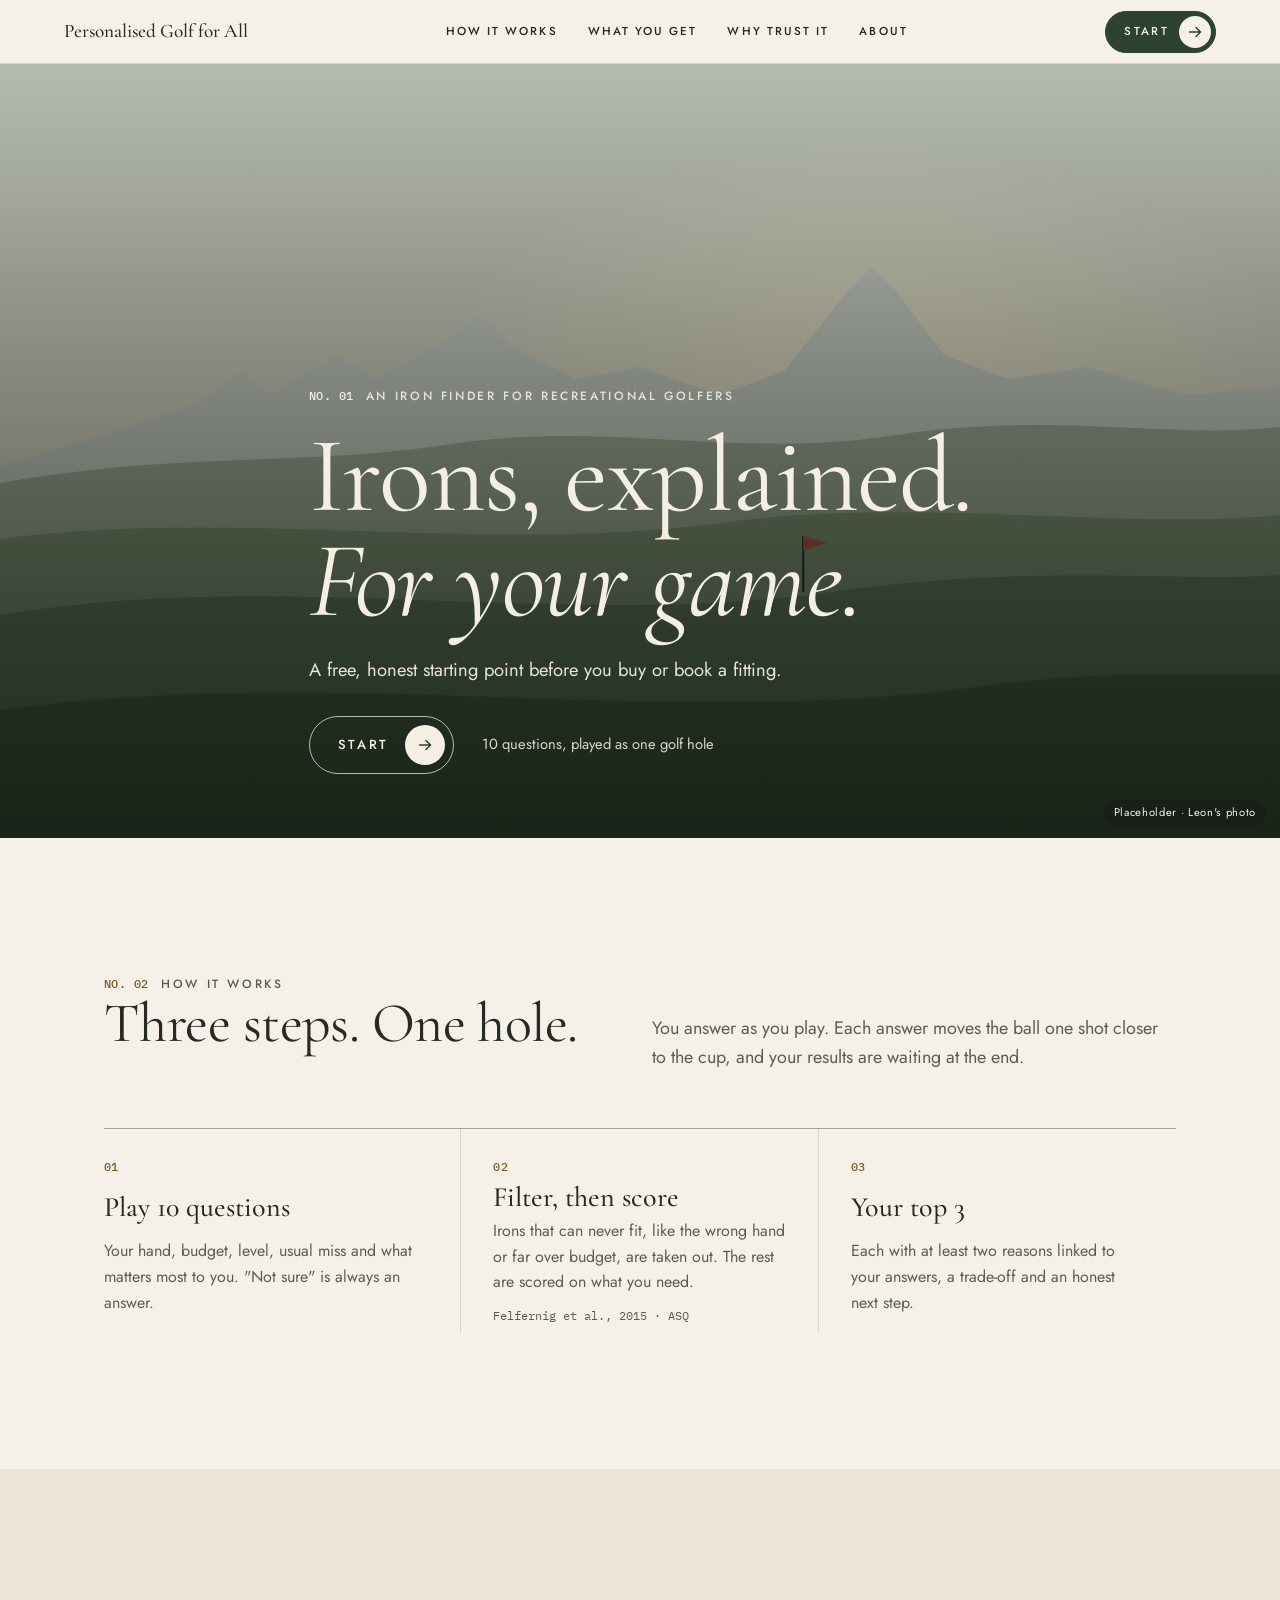
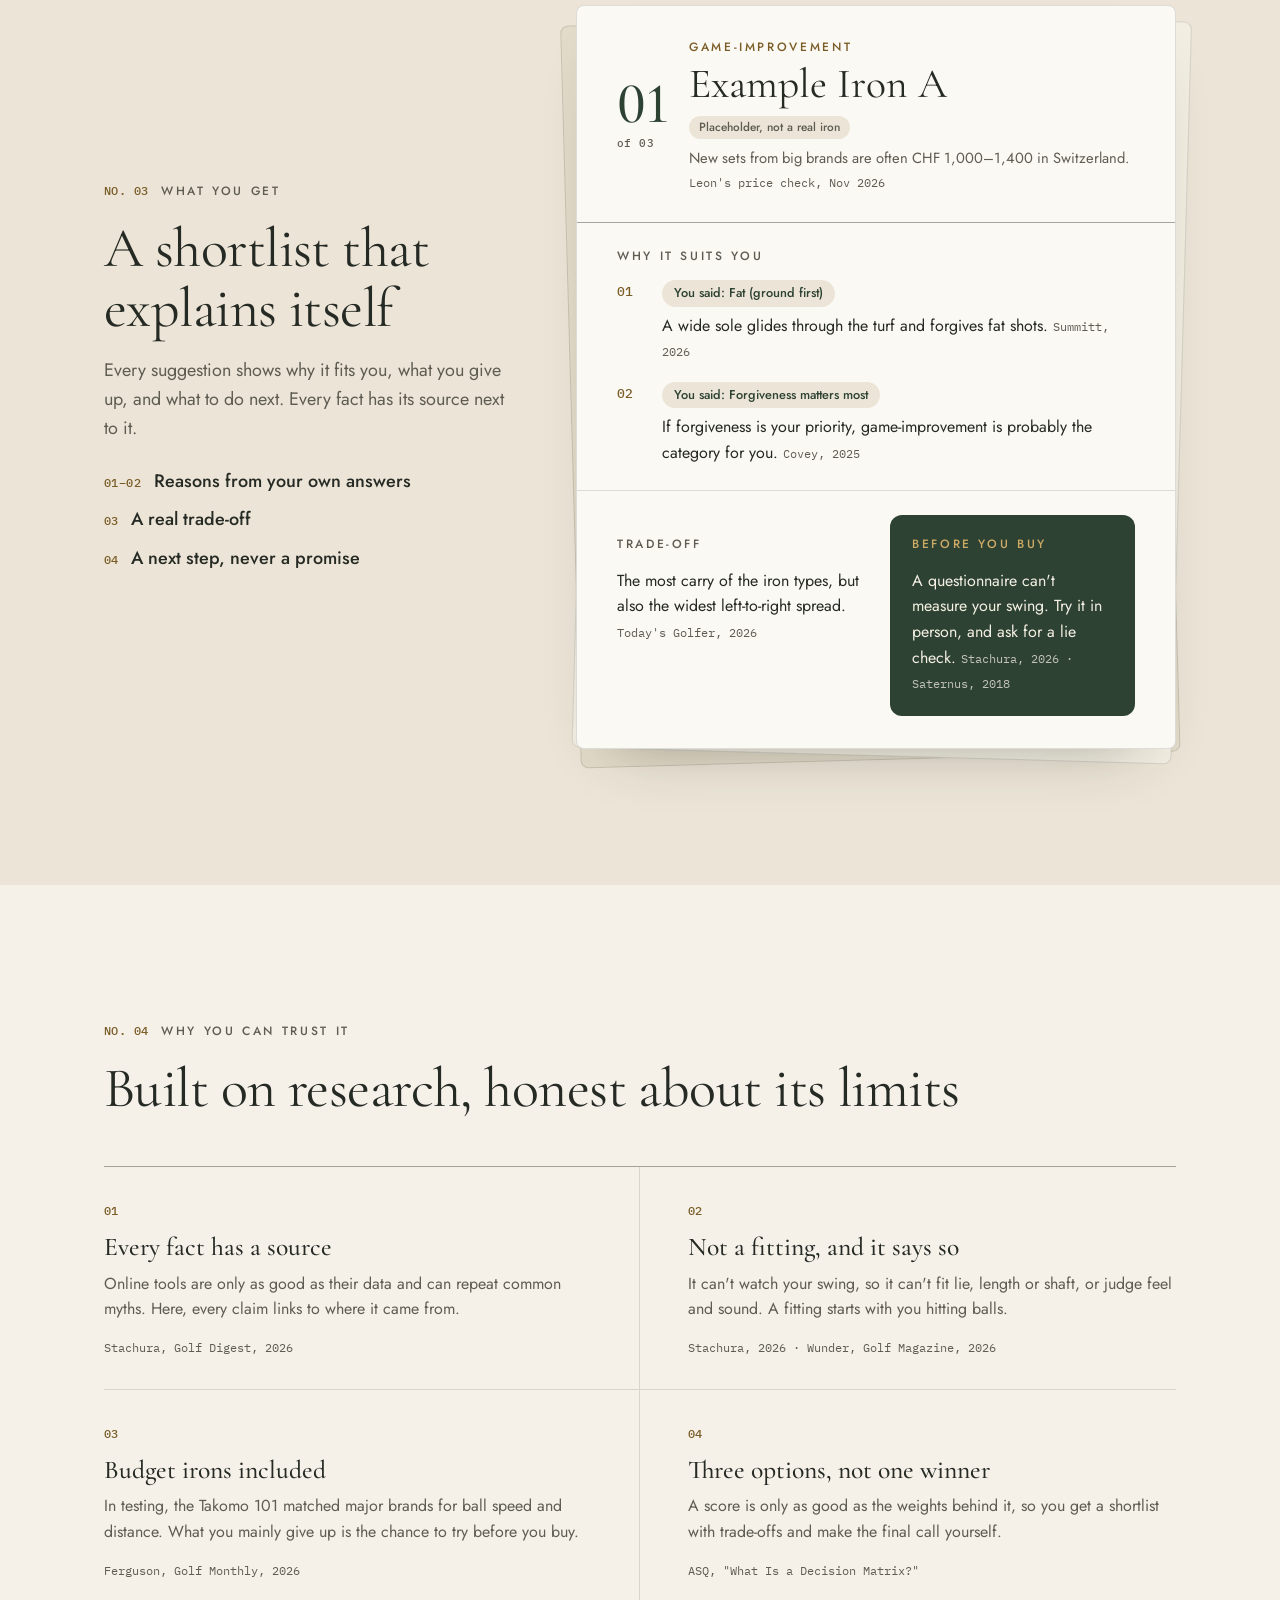
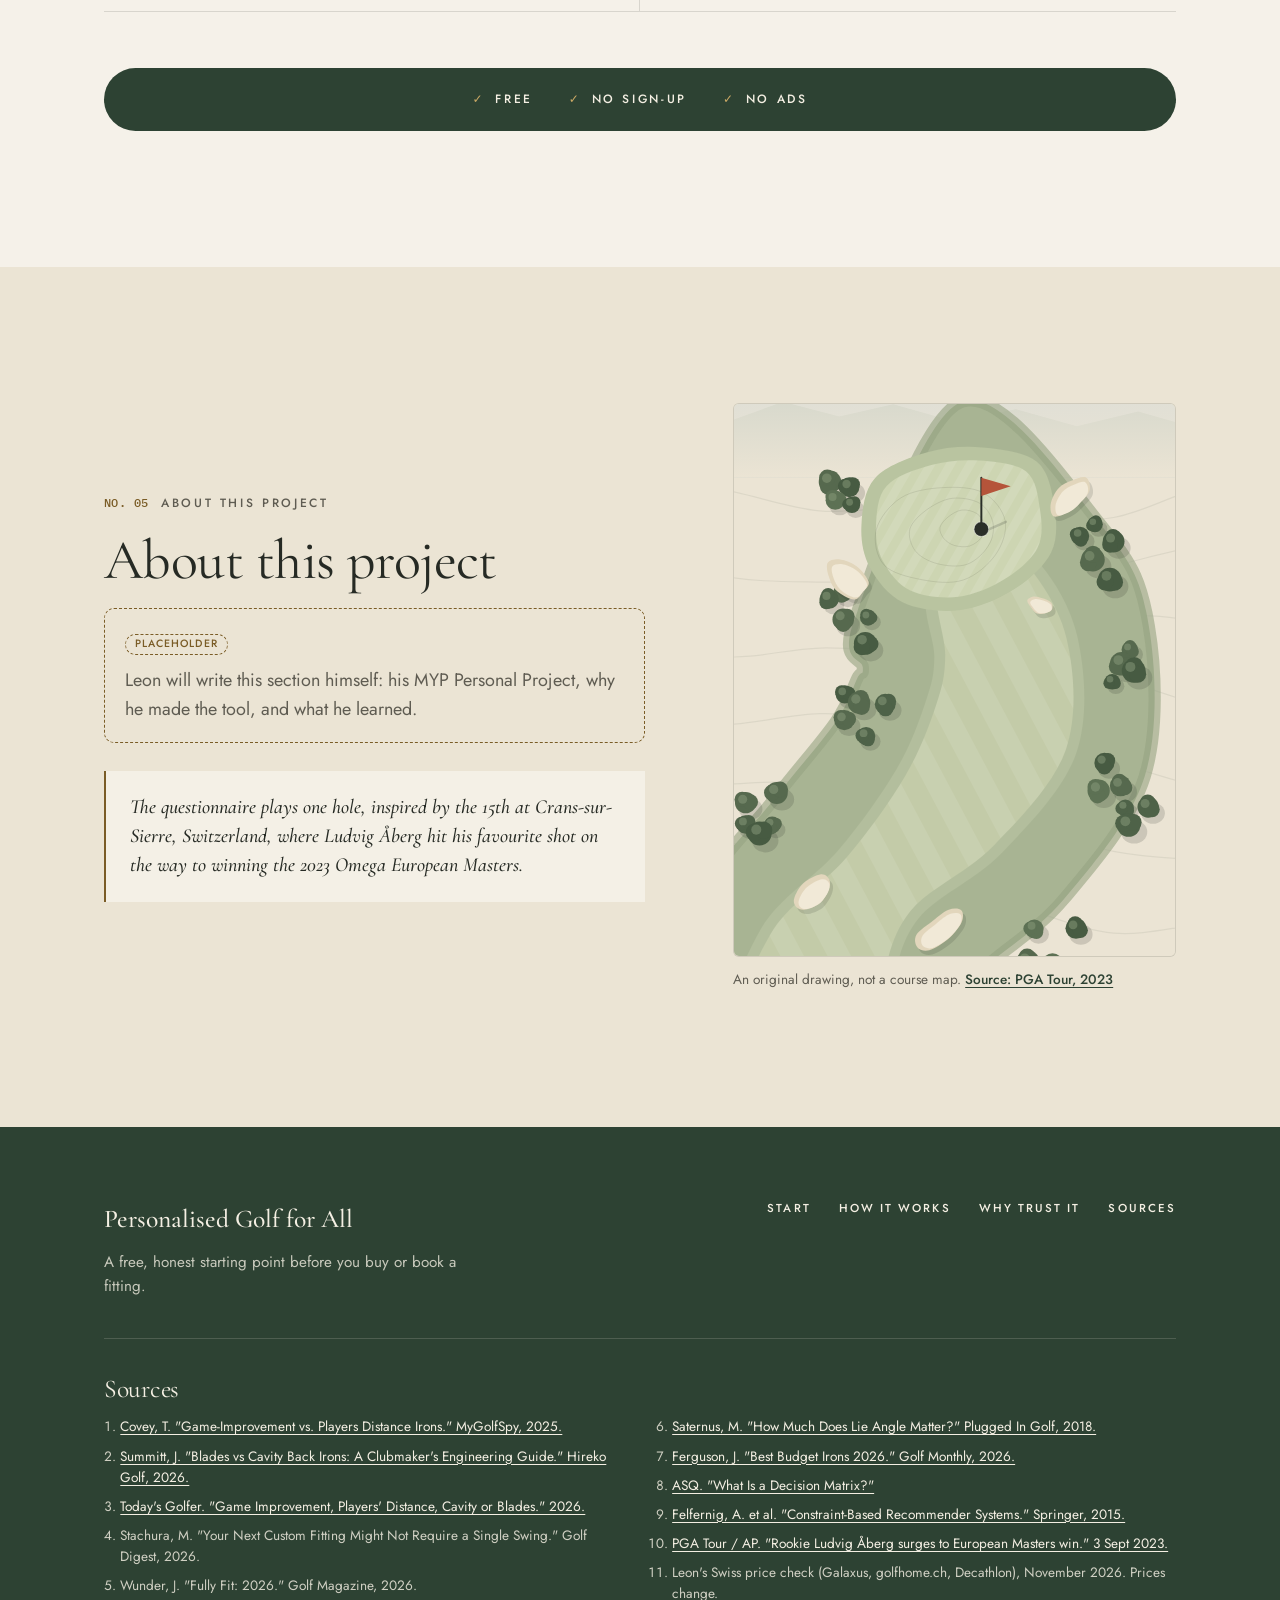
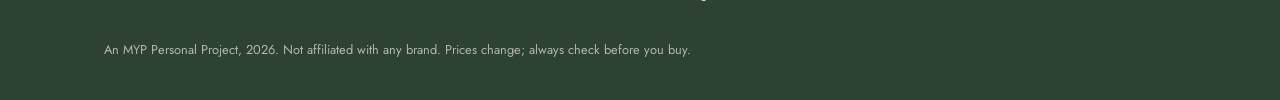
<file: index.html>
<!DOCTYPE html>
<!--
  index.html = the STRUCTURE of the website (what is on the page).
  The look lives in style.css, the logic lives in script.js.

  Built by Claude (AI) for Leon, 24 Nov 2026, from Leon's decisions in docs/product-plan.md:
  the questionnaire "plays one golf hole" shot by shot. The look is design direction D (design/d-chosen.html).

  Screens (only one shows at a time; script.js switches them):
    1. Home        - Leon's chosen home page, option 1 "D, refined" (from design/home-1.html, 24 Nov).
    2. Questions   - the 10 questions, with the golf hole next to them (laptop) or above them (phone).
    3. Results     - placeholder for now.
    4. How it works - to do (for now the header link goes to "How it works" on the home page).

  The golf hole is shown ONLY on the question screens (Leon, 24 Nov).
-->
<html lang="en">
<head>
  <meta charset="UTF-8">
  <!-- Adds the class "js" straight away, so home page fade-ins only hide things when JavaScript works -->
  <script>document.documentElement.classList.add("js");</script>
  <meta name="viewport" content="width=device-width, initial-scale=1.0">
  <title>Personalised Golf for All</title>
  <meta name="description" content="A free, honest starting point before you buy irons or book a fitting.">

  <!-- Fonts: Cormorant Garamond (headlines), Jost (body text), IBM Plex Mono (small numbers) -->
  <link rel="preconnect" href="https://fonts.googleapis.com">
  <link rel="preconnect" href="https://fonts.gstatic.com" crossorigin>
  <link href="https://fonts.googleapis.com/css2?family=Cormorant+Garamond:ital,wght@0,400;0,500;0,600;1,400;1,500&family=IBM+Plex+Mono:wght@400;500&family=Jost:wght@400;500&display=swap" rel="stylesheet">

  <link rel="stylesheet" href="style.css">
</head>
<body>

  <!-- SHARED DRAWING PARTS (hidden): patterns and gradients for the hole, the landscape that stands in
       for Leon's photos, and the arrow used on buttons. Kept outside the hole so the home page can use them too. -->
  <svg width="0" height="0" style="position:absolute" aria-hidden="true" focusable="false">
    <defs>
          <pattern id="mow" width="34" height="34" patternUnits="userSpaceOnUse" patternTransform="rotate(-28)">
            <rect width="17" height="34" fill="#FFFFFF" fill-opacity="0.09"/>
          </pattern>
          <pattern id="mow-green" width="14" height="14" patternUnits="userSpaceOnUse" patternTransform="rotate(30)">
            <rect width="7" height="14" fill="#FFFFFF" fill-opacity="0.1"/>
          </pattern>
          <linearGradient id="alps-fade" x1="0" y1="0" x2="0" y2="1">
            <stop offset="0" stop-color="#EBE4D4" stop-opacity="0"/>
            <stop offset="1" stop-color="#EBE4D4" stop-opacity="1"/>
          </linearGradient>
              <linearGradient id="sky" x1="0" y1="0" x2="0" y2="1"><stop offset="0" stop-color="#C9D1C6"/><stop offset="0.5" stop-color="#E8E1CF"/><stop offset="1" stop-color="#EAD7B8"/></linearGradient>
      <radialGradient id="glow" cx="0.68" cy="0.46" r="0.35"><stop offset="0" stop-color="#FAF0D8" stop-opacity="0.95"/><stop offset="1" stop-color="#FAF0D8" stop-opacity="0"/></radialGradient>
      <!-- Drawn landscape: a stand-in for Leon's own photos -->
      <symbol id="landscape" viewBox="0 0 1600 1000" preserveAspectRatio="xMidYMid slice">
        <rect width="1600" height="1000" fill="url(#sky)"/><rect width="1600" height="1000" fill="url(#glow)"/>
        <path d="M0 520 L160 470 L250 440 L300 400 L340 430 L420 380 L470 410 L560 360 L600 330 L640 370 L720 410 L800 395 L900 430 L980 400 L1060 300 L1090 270 L1120 300 L1180 380 L1260 410 L1360 395 L1480 430 L1600 420 V600 H0Z" fill="#D7DAD1"/>
        <path d="M0 540 C220 500 380 520 560 492 C760 460 920 512 1120 480 C1320 450 1460 486 1600 470 V1000 H0Z" fill="#A9B29C"/>
        <path d="M0 610 C300 570 600 630 900 590 C1150 556 1400 600 1600 580 V1000 H0Z" fill="#879777"/>
        <path d="M0 705 C350 645 700 725 1050 675 C1300 640 1480 665 1600 655 V1000 H0Z" fill="#647A57"/>
        <path d="M-40 830 C380 760 820 850 1220 795 C1420 768 1530 784 1640 778 V1000 H-40Z" fill="#455C3E"/>
        <line x1="1004" y1="676" x2="1004" y2="606" stroke="#2A2E28" stroke-width="3"/><path d="M1004 606 L1034 615 L1004 624Z" fill="#B5543A"/>
      </symbol>
      <!-- Arrow inside the round buttons -->
      <symbol id="arrow" viewBox="0 0 16 16"><path d="M2.5 8h11M9 3.5 13.5 8 9 12.5"/></symbol>
    </defs>
  </svg>

  <!-- The whole app. data-screen tells the CSS which screen is showing (home, questions or results). -->
  <div class="app" data-screen="home">

    <!-- SITE HEADER (navigation bar).
         Home page: section links (laptop) + a small Start button.
         Question and results screens: just the name and "How it works" (which goes back to the home page). -->
    <header class="site-header">
      <a class="wordmark" href="./">Personalised Golf for All</a>
      <nav class="nav-links" aria-label="Main">
        <a href="#how">How it works</a><a href="#get">What you get</a><a href="#trust">Why trust it</a><a href="#about">About</a>
      </nav>
      <a class="header-link" href="#how">How it works</a>
      <button class="button small header-start" type="button" data-start>
        Start <span class="arrow" aria-hidden="true"><svg focusable="false"><use href="#arrow"/></svg></span>
      </button>
    </header>

    <!-- THE HOLE: shown only on the question screens. A decorative illustration (screen readers skip it).
         Original drawing inspired by the 15th at Crans-sur-Sierre. Not a course map, no distances.
         Clicking or tapping it during a shot skips to the end of the shot. -->
    <figure class="hole-panel" id="hole-panel">
      <div class="hole-frame" id="hole-frame">
        <svg id="hole" viewBox="0 0 600 1000" preserveAspectRatio="xMidYMid meet" aria-hidden="true" focusable="false">
        <!-- THE COURSE (static layers), grouped so the home page can show it too with <use href="#hole-art"> -->
        <g id="hole-art">
        <!-- Paper background (same colour as the panel) -->
        <rect x="-400" y="-400" width="1400" height="1800" fill="#EBE4D4"/>
        <!-- ALPS: a quiet two-layer ridge at the far end; one peak hints at the Matterhorn (view: PGA.com) -->
        <g class="alps">
        <path d="M-300 150 L-150 128 L-10 150 L30 118 L62 104 L95 92 L120 100 L150 80 L178 92 L210 70 L240 86 L268 78 L300 96 L330 84 L372 58 L398 40 L408 28 L416 36 L430 64 L452 82 L480 74 L512 90 L548 78 L585 96 L610 110 L700 92 L800 118 L900 140 L900 180 L-300 180Z" fill="#DDDED6"/>
        <path d="M398 40 L408 28 L416 36 L421 48 L412 45 L405 52Z" fill="#F4F2EC"/>
        <path d="M205 74 L210 70 L219 76 L213 79Z" fill="#F4F2EC"/>
        <path d="M145 84 L150 80 L156 84 L151 87Z" fill="#F4F2EC"/>
        <path d="M-300 160 L-160 140 L-10 160 L40 140 L90 128 L140 136 L190 118 L236 130 L280 120 L330 134 L380 124 L430 138 L480 126 L530 140 L610 132 L720 128 L900 150 L900 180 L-300 180Z" fill="#D1D5CA"/>
        <rect x="-300" y="96" width="1200" height="84" fill="url(#alps-fade)"/>
        </g>
        <!-- CONTOUR LINES: very faint, for a yardage-book feel -->
        <g class="contours" fill="none" stroke="#262A24" stroke-opacity="0.07" stroke-width="1">
        <path d="M-340 200C-326.7 203 -286.7 216.8 -260 217.9C-233.3 219 -206.7 208.6 -180 206.7C-153.3 204.7 -126.7 207.1 -100 206.1C-73.3 205.1 -46.7 205.1 -20 200.6C6.7 196.2 33.3 181.1 60 179.3C86.7 177.4 113.3 184.8 140 189.5C166.7 194.1 193.3 204.6 220 207C246.7 209.4 273.3 202.8 300 204C326.7 205.2 353.3 212.6 380 214C406.7 215.4 433.3 217.1 460 212.5C486.7 207.9 513.3 190.7 540 186.4C566.7 182.2 593.3 185.2 620 186.8C646.7 188.4 673.3 194.9 700 196C726.7 197 753.3 190.6 780 193.3C806.7 195.9 833.3 207.5 860 211.9C886.7 216.4 926.7 218.7 940 220.1"/>
        <path d="M-340 271.8C-326.7 271.5 -286.7 272.7 -260 270.3C-233.3 267.9 -206.7 259.2 -180 257.3C-153.3 255.5 -126.7 261.5 -100 259.2C-73.3 256.9 -46.7 247.1 -20 243.4C6.7 239.6 33.3 233.8 60 236.6C86.7 239.5 113.3 255.6 140 260.3C166.7 265.1 193.3 264.8 220 265.3C246.7 265.7 273.3 262.1 300 263C326.7 264 353.3 273 380 271.1C406.7 269.3 433.3 257.9 460 252.1C486.7 246.3 513.3 236.4 540 236.2C566.7 236 593.3 247.9 620 250.8C646.7 253.6 673.3 252.2 700 253.5C726.7 254.8 753.3 254.6 780 258.6C806.7 262.5 833.3 276.2 860 277C886.7 277.9 926.7 265.9 940 263.7"/>
        <path d="M-340 333.1C-326.7 330.2 -286.7 319.7 -260 315.9C-233.3 312.1 -206.7 311.9 -180 310.5C-153.3 309.2 -126.7 310.9 -100 307.8C-73.3 304.7 -46.7 292.2 -20 292C6.7 291.7 33.3 300.5 60 306.2C86.7 311.9 113.3 323.9 140 326.1C166.7 328.2 193.3 319.8 220 319.1C246.7 318.4 273.3 322.1 300 321.9C326.7 321.7 353.3 322.8 380 318C406.7 313.3 433.3 296.9 460 293.6C486.7 290.4 513.3 295 540 298.4C566.7 301.8 593.3 311.7 620 314C646.7 316.3 673.3 310.3 700 312.3C726.7 314.2 753.3 322.9 780 325.7C806.7 328.5 833.3 332.7 860 329.1C886.7 325.4 926.7 308 940 303.8"/>
        <path d="M-340 381.2C-326.7 378.1 -286.7 365.3 -260 362.6C-233.3 359.8 -206.7 366 -180 364.7C-153.3 363.5 -126.7 357 -100 355C-73.3 353.1 -46.7 349 -20 352.9C6.7 356.9 33.3 373.9 60 378.8C86.7 383.6 113.3 383 140 382C166.7 381 193.3 373.6 220 372.7C246.7 371.7 273.3 378.5 300 376.3C326.7 374 353.3 363.8 380 358.9C406.7 354 433.3 345.5 460 346.8C486.7 348.2 513.3 362.7 540 367.1C566.7 371.5 593.3 372 620 373.2C646.7 374.3 673.3 371.8 700 374C726.7 376.2 753.3 387.2 780 386.5C806.7 385.8 833.3 375.9 860 370C886.7 364 926.7 354.1 940 350.9"/>
        <path d="M-340 422.6C-326.7 421.4 -286.7 416 -260 415.1C-233.3 414.3 -206.7 418.8 -180 417.6C-153.3 416.4 -126.7 406.9 -100 408C-73.3 409.1 -46.7 418.4 -20 424.3C6.7 430.2 33.3 442.3 60 443.4C86.7 444.5 113.3 433.6 140 430.9C166.7 428.3 193.3 428.5 220 427.3C246.7 426.1 273.3 427.7 300 423.8C326.7 419.9 353.3 405.5 380 403.8C406.7 402 433.3 408.3 460 413.2C486.7 418.1 513.3 430.5 540 433.2C566.7 436 593.3 429.1 620 429.6C646.7 430.1 673.3 435.2 700 436.2C726.7 437.2 753.3 440 780 435.6C806.7 431.2 833.3 414.1 860 409.7C886.7 405.3 926.7 409.3 940 409.3"/>
        <path d="M-340 467.4C-326.7 468.3 -286.7 472.1 -260 472.5C-233.3 473 -206.7 470.3 -180 470.1C-153.3 469.9 -126.7 466.9 -100 471.2C-73.3 475.5 -46.7 492.1 -20 496.1C6.7 500.2 33.3 498.3 60 495.5C86.7 492.7 113.3 481.9 140 479.4C166.7 477 193.3 482.8 220 480.9C246.7 479 273.3 471.5 300 468.1C326.7 464.8 353.3 458.1 380 460.9C406.7 463.8 433.3 480 460 485.2C486.7 490.3 513.3 491.6 540 491.8C566.7 491.9 593.3 486.1 620 486.3C646.7 486.5 673.3 494.7 700 493C726.7 491.3 753.3 481.6 780 475.9C806.7 470.3 833.3 459.3 860 459.1C886.7 458.9 926.7 472.3 940 474.9"/>
        <path d="M-340 521.6C-326.7 523.1 -286.7 530 -260 530.8C-233.3 531.6 -206.7 524.6 -180 526.5C-153.3 528.4 -126.7 536.8 -100 542C-73.3 547.2 -46.7 558.1 -20 557.7C6.7 557.3 33.3 543.9 60 539.6C86.7 535.2 113.3 533 140 531.6C166.7 530.2 193.3 533.7 220 531.4C246.7 529 273.3 517.5 300 517.3C326.7 517.2 353.3 524.7 380 530.5C406.7 536.2 433.3 549.7 460 551.9C486.7 554.2 513.3 545.5 540 544.1C566.7 542.7 593.3 543.9 620 543.4C646.7 542.9 673.3 545.2 700 540.9C726.7 536.6 753.3 520.8 780 517.6C806.7 514.4 833.3 517.9 860 521.6C886.7 525.4 926.7 537 940 540.1"/>
        <path d="M-340 583.5C-326.7 584.3 -286.7 587 -260 588C-233.3 589.1 -206.7 586 -180 589.8C-153.3 593.6 -126.7 608.3 -100 610.9C-73.3 613.5 -46.7 610 -20 605.6C6.7 601.2 33.3 587.7 60 584.5C86.7 581.4 113.3 587.4 140 586.7C166.7 586 193.3 582.1 220 580.6C246.7 579.1 273.3 574.1 300 577.9C326.7 581.7 353.3 598.5 380 603.4C406.7 608.4 433.3 609.1 460 607.8C486.7 606.4 513.3 597 540 595.3C566.7 593.6 593.3 599.8 620 597.8C646.7 595.7 673.3 587.7 700 583.1C726.7 578.6 753.3 569.2 780 570.6C806.7 572.1 833.3 586.8 860 591.7C886.7 596.6 926.7 598.6 940 600"/>
        <path d="M-340 647.1C-326.7 646.9 -286.7 644.2 -260 646C-233.3 647.8 -206.7 654 -180 657.7C-153.3 661.5 -126.7 670.5 -100 668.5C-73.3 666.6 -46.7 651.4 -20 646C6.7 640.7 33.3 637.2 60 636.5C86.7 635.8 113.3 642.3 140 641.9C166.7 641.5 193.3 633 220 634.1C246.7 635.3 273.3 642.9 300 648.6C326.7 654.4 353.3 667.4 380 668.5C406.7 669.6 433.3 658.6 460 655.2C486.7 651.9 513.3 649.8 540 648.4C566.7 647 593.3 650.2 620 646.9C646.7 643.6 673.3 630.2 700 628.6C726.7 627 753.3 632.1 780 637.2C806.7 642.3 833.3 656.2 860 659.3C886.7 662.3 926.7 655.9 940 655.3"/>
        <path d="M-340 707.5C-326.7 707.5 -286.7 704.7 -260 707.2C-233.3 709.6 -206.7 721.4 -180 722.3C-153.3 723.3 -126.7 718.4 -100 712.9C-73.3 707.5 -46.7 692.6 -20 689.7C6.7 686.7 33.3 694 60 695.1C86.7 696.2 113.3 696.1 140 696.4C166.7 696.6 193.3 692.6 220 696.5C246.7 700.5 273.3 716.2 300 720.2C326.7 724.2 353.3 723.5 380 720.4C406.7 717.4 433.3 704.7 460 701.7C486.7 698.6 513.3 703.9 540 702.4C566.7 701 593.3 695.8 620 693C646.7 690.2 673.3 682.8 700 685.6C726.7 688.4 753.3 704.5 780 709.9C806.7 715.3 833.3 718.1 860 718.1C886.7 718 926.7 711 940 709.6"/>
        <path d="M-340 764.8C-326.7 765.8 -286.7 768.5 -260 770.4C-233.3 772.3 -206.7 779.3 -180 776.2C-153.3 773.1 -126.7 757.2 -100 751.7C-73.3 746.3 -46.7 742.9 -20 743.6C6.7 744.3 33.3 754.1 60 755.7C86.7 757.3 113.3 751.4 140 753.1C166.7 754.8 193.3 761.2 220 766C246.7 770.8 273.3 782.4 300 781.9C326.7 781.5 353.3 768.2 380 763.3C406.7 758.4 433.3 754.1 460 752.7C486.7 751.3 513.3 756.6 540 754.9C566.7 753.3 593.3 743.1 620 743.1C646.7 743 673.3 749.1 700 754.8C726.7 760.5 753.3 775.1 780 777.5C806.7 779.9 833.3 771.2 860 769.1C886.7 766.9 926.7 765.5 940 764.8"/>
        <path d="M-340 821.8C-326.7 823.3 -286.7 830.9 -260 830.4C-233.3 829.9 -206.7 824.5 -180 818.8C-153.3 813.2 -126.7 798.4 -100 796.4C-73.3 794.4 -46.7 803.8 -20 806.8C6.7 809.9 33.3 813.4 60 814.8C86.7 816.1 113.3 811.9 140 815.1C166.7 818.4 193.3 831.7 220 834.2C246.7 836.6 273.3 834.3 300 829.8C326.7 825.2 353.3 810.2 380 806.7C406.7 803.2 433.3 808.8 460 808.7C486.7 808.6 513.3 807.2 540 806.2C566.7 805.3 593.3 799.6 620 803.2C646.7 806.8 673.3 822.8 700 827.8C726.7 832.9 753.3 835 780 833.3C806.7 831.7 833.3 820.4 860 818C886.7 815.6 926.7 818.9 940 819.1"/>
        <path d="M-340 879.7C-326.7 880 -286.7 885.3 -260 881.7C-233.3 878.2 -206.7 863.1 -180 858.4C-153.3 853.8 -126.7 851.6 -100 853.9C-73.3 856.2 -46.7 869.4 -20 872.5C6.7 875.6 33.3 871.2 60 872.7C86.7 874.1 113.3 878 140 881.1C166.7 884.3 193.3 893.8 220 891.8C246.7 889.9 273.3 875.1 300 869.5C326.7 863.9 353.3 858.7 380 858.1C406.7 857.5 433.3 865.7 460 866.1C486.7 866.5 513.3 859.4 540 860.6C566.7 861.7 593.3 867.5 620 873C646.7 878.4 673.3 892.2 700 893.3C726.7 894.4 753.3 883.4 780 879.5C806.7 875.5 833.3 871.2 860 869.6C886.7 868 926.7 869.8 940 869.9"/>
        <path d="M-340 935.8C-326.7 934 -286.7 929.9 -260 925C-233.3 920 -206.7 906.6 -180 906.1C-153.3 905.6 -126.7 917.1 -100 921.8C-73.3 926.5 -46.7 932.6 -20 934.3C6.7 936 33.3 930.3 60 932C86.7 933.8 113.3 943.9 140 944.7C166.7 945.4 193.3 942 220 936.6C246.7 931.2 273.3 915.3 300 912.2C326.7 909.1 353.3 916 380 917.8C406.7 919.5 433.3 922 460 922.7C486.7 923.4 513.3 918.6 540 922.1C566.7 925.7 593.3 940.2 620 944C646.7 947.8 673.3 948.4 700 945.1C726.7 941.8 753.3 927.5 780 924C806.7 920.5 833.3 925 860 924C886.7 923 926.7 919 940 918"/>
        <path d="M-340 986.8C-326.7 983.6 -286.7 970.7 -260 967.6C-233.3 964.4 -206.7 963.7 -180 967.6C-153.3 971.6 -126.7 987.1 -100 991C-73.3 994.9 -46.7 990.8 -20 991.2C6.7 991.5 33.3 991.8 60 993.1C86.7 994.3 113.3 1001.7 140 998.8C166.7 995.8 193.3 980.8 220 975.3C246.7 969.9 273.3 965 300 965.9C326.7 966.8 353.3 978.3 380 980.6C406.7 982.9 433.3 978.3 460 979.9C486.7 981.5 513.3 985.7 540 990C566.7 994.3 593.3 1006.2 620 1005.8C646.7 1005.3 673.3 992.3 700 987.1C726.7 981.8 753.3 975.5 780 974C806.7 972.6 833.3 979.3 860 978.5C886.7 977.6 926.7 970.7 940 969.1"/>
        </g>
        <!-- ROUGH: the darker green "island" the hole sits in, with a slightly darker edge -->
        <path class="rough" d="M395.8 934.5C412.3 911.1 401.1 884.1 398.7 853.6C396.2 823 389.1 782.8 381.1 751.4C373.1 720 358 685.7 350.7 665.4C343.5 645.1 340.5 637.5 337.5 629.4C334.6 621.4 330.4 624.9 332.9 617.1C335.4 609.3 338.2 597.8 352.5 582.4C366.9 567 396.9 551 419 524.6C441.1 498.3 473.6 461.5 485.3 424.3C496.9 387 494.5 335.2 488.8 301.3C483.2 267.4 476.9 251.4 451.4 220.8C425.9 190.3 369.8 105.6 336 118C302.2 130.4 262.1 259.1 248.6 295.2C235.1 331.3 254.8 326.6 255.2 334.7C255.5 342.8 254.4 336.3 250.7 343.7C247 351.2 244.2 363 233 379.4C221.8 395.7 202.5 417 183.5 441.6C164.5 466.2 134.6 492.1 119.1 526.9C103.6 561.7 89.4 612 90.5 650.6C91.5 689.2 111.9 728.9 125.3 758.6C138.7 788.3 159.5 807.3 170.9 828.6C182.2 849.9 187.8 867 193.3 886.4C198.9 905.9 186.4 927.5 204.2 945.5C221.9 963.4 268.1 995.8 300 994C331.9 992.2 379.4 957.9 395.8 934.5Z" fill="#A8B493"/>
        <path d="M395.8 934.5C412.3 911.1 401.1 884.1 398.7 853.6C396.2 823 389.1 782.8 381.1 751.4C373.1 720 358 685.7 350.7 665.4C343.5 645.1 340.5 637.5 337.5 629.4C334.6 621.4 330.4 624.9 332.9 617.1C335.4 609.3 338.2 597.8 352.5 582.4C366.9 567 396.9 551 419 524.6C441.1 498.3 473.6 461.5 485.3 424.3C496.9 387 494.5 335.2 488.8 301.3C483.2 267.4 476.9 251.4 451.4 220.8C425.9 190.3 369.8 105.6 336 118C302.2 130.4 262.1 259.1 248.6 295.2C235.1 331.3 254.8 326.6 255.2 334.7C255.5 342.8 254.4 336.3 250.7 343.7C247 351.2 244.2 363 233 379.4C221.8 395.7 202.5 417 183.5 441.6C164.5 466.2 134.6 492.1 119.1 526.9C103.6 561.7 89.4 612 90.5 650.6C91.5 689.2 111.9 728.9 125.3 758.6C138.7 788.3 159.5 807.3 170.9 828.6C182.2 849.9 187.8 867 193.3 886.4C198.9 905.9 186.4 927.5 204.2 945.5C221.9 963.4 268.1 995.8 300 994C331.9 992.2 379.4 957.9 395.8 934.5Z" fill="none" stroke="#97A483" stroke-width="10" stroke-opacity="0.6"/>
        <!-- TREES: clusters of soft, rounded alpine trees seen from above, each with a shadow and a highlight -->
        <g class="tree-shadows" fill="#262A24" fill-opacity="0.16">
        <ellipse cx="232.7" cy="188.8" rx="10.2" ry="9.1"/>
        <ellipse cx="248" cy="192.5" rx="9" ry="8.1"/>
        <ellipse cx="236.4" cy="202.9" rx="8.7" ry="7.8"/>
        <ellipse cx="249.4" cy="206.1" rx="7.5" ry="6.7"/>
        <ellipse cx="447.8" cy="221.8" rx="7.1" ry="6.4"/>
        <ellipse cx="436.1" cy="232" rx="8.3" ry="7.4"/>
        <ellipse cx="464.1" cy="237.3" rx="9.8" ry="8.8"/>
        <ellipse cx="447.5" cy="252.5" rx="10.7" ry="9.6"/>
        <ellipse cx="461.4" cy="268.9" rx="10.7" ry="9.6"/>
        <ellipse cx="243" cy="277.8" rx="8.8" ry="7.9"/>
        <ellipse cx="231.4" cy="283.7" rx="8.7" ry="7.8"/>
        <ellipse cx="262.6" cy="298" rx="7.3" ry="6.5"/>
        <ellipse cx="243.3" cy="300.8" rx="9.7" ry="8.7"/>
        <ellipse cx="261.6" cy="320.8" rx="10.3" ry="9.2"/>
        <ellipse cx="476.5" cy="324.3" rx="7.5" ry="6.7"/>
        <ellipse cx="471" cy="337.5" rx="10.6" ry="9.5"/>
        <ellipse cx="480.9" cy="343.3" rx="10.7" ry="9.6"/>
        <ellipse cx="461.8" cy="350.3" rx="7" ry="6.3"/>
        <ellipse cx="244" cy="361.3" rx="8.3" ry="7.4"/>
        <ellipse cx="256.3" cy="369" rx="10.1" ry="9.1"/>
        <ellipse cx="277.4" cy="370" rx="9.4" ry="8.4"/>
        <ellipse cx="244" cy="382.8" rx="9.2" ry="8.2"/>
        <ellipse cx="261.4" cy="395.4" rx="8.3" ry="7.5"/>
        <ellipse cx="456.3" cy="417.7" rx="9" ry="8.1"/>
        <ellipse cx="469.6" cy="436.6" rx="9.5" ry="8.5"/>
        <ellipse cx="452" cy="440.8" rx="10" ry="9"/>
        <ellipse cx="189.1" cy="442.8" rx="10" ry="8.9"/>
        <ellipse cx="163.6" cy="450.5" rx="9.6" ry="8.6"/>
        <ellipse cx="492.2" cy="454" rx="9.7" ry="8.6"/>
        <ellipse cx="472.8" cy="453.8" rx="7.7" ry="6.9"/>
        <ellipse cx="163" cy="467.6" rx="8.4" ry="7.5"/>
        <ellipse cx="184.4" cy="467.6" rx="7.6" ry="6.8"/>
        <ellipse cx="476.8" cy="469.3" rx="10.7" ry="9.5"/>
        <ellipse cx="175.5" cy="476.3" rx="10.8" ry="9.7"/>
        <ellipse cx="62" cy="551.7" rx="8.5" ry="7.6"/>
        <ellipse cx="433.3" cy="553" rx="9.5" ry="8.5"/>
        <ellipse cx="398.7" cy="552.9" rx="8.5" ry="7.6"/>
        <ellipse cx="87" cy="557.3" rx="8.7" ry="7.8"/>
        <ellipse cx="538.1" cy="559.6" rx="6.9" ry="6.2"/>
        <ellipse cx="556.1" cy="560.5" rx="8.3" ry="7.4"/>
        <ellipse cx="125.4" cy="562.6" rx="10.1" ry="9"/>
        <ellipse cx="69.9" cy="567.3" rx="6.8" ry="6.1"/>
        <ellipse cx="138.7" cy="571.7" rx="8.9" ry="7.9"/>
        <ellipse cx="539.8" cy="574.3" rx="9.7" ry="8.7"/>
        <ellipse cx="102.7" cy="574.3" rx="9.6" ry="8.6"/>
        <ellipse cx="394.5" cy="581.2" rx="10.6" ry="9.5"/>
        <ellipse cx="414.2" cy="582.2" rx="9.6" ry="8.6"/>
        <ellipse cx="124.3" cy="584.3" rx="9.9" ry="8.9"/>
        <ellipse cx="106.6" cy="585.7" rx="9.9" ry="8.9"/>
        <ellipse cx="134.3" cy="599.2" rx="10.5" ry="9.4"/>
        <ellipse cx="365.4" cy="627.6" rx="7.7" ry="6.9"/>
        <ellipse cx="322" cy="636.5" rx="8.5" ry="7.6"/>
        <ellipse cx="340.2" cy="637.5" rx="7.3" ry="6.6"/>
        <ellipse cx="347.8" cy="647.3" rx="8.6" ry="7.7"/>
        <ellipse cx="322.4" cy="652.3" rx="10.4" ry="9.3"/>
        <ellipse cx="319.1" cy="668.4" rx="7.4" ry="6.6"/>
        <ellipse cx="127" cy="676.3" rx="8.9" ry="8"/>
        <ellipse cx="114.9" cy="683.7" rx="7.8" ry="7"/>
        <ellipse cx="126.7" cy="695.5" rx="10.6" ry="9.5"/>
        <ellipse cx="132.6" cy="710.9" rx="10" ry="8.9"/>
        <ellipse cx="109.9" cy="716.1" rx="10.9" ry="9.7"/>
        <ellipse cx="359.3" cy="740.3" rx="9.5" ry="8.5"/>
        <ellipse cx="374.2" cy="745" rx="8.7" ry="7.8"/>
        <ellipse cx="389.2" cy="756.6" rx="10" ry="9"/>
        <ellipse cx="402.3" cy="764.6" rx="7.3" ry="6.5"/>
        <ellipse cx="380.3" cy="769.4" rx="8.1" ry="7.3"/>
        <ellipse cx="389.9" cy="777.3" rx="8.6" ry="7.7"/>
        <ellipse cx="377.8" cy="784.5" rx="8.9" ry="7.9"/>
        <ellipse cx="175.3" cy="789.4" rx="7.1" ry="6.4"/>
        <ellipse cx="184.2" cy="804.5" rx="10.6" ry="9.4"/>
        <ellipse cx="159.5" cy="806" rx="10.2" ry="9.2"/>
        <ellipse cx="171.5" cy="809.2" rx="10.5" ry="9.4"/>
        <ellipse cx="191.3" cy="820.6" rx="9.1" ry="8.2"/>
        <ellipse cx="162" cy="820.9" rx="8.3" ry="7.4"/>
        <ellipse cx="515.4" cy="827.9" rx="8.2" ry="7.4"/>
        <ellipse cx="531.5" cy="848.7" rx="10.5" ry="9.4"/>
        <ellipse cx="73" cy="855.2" rx="10.9" ry="9.8"/>
        <ellipse cx="559" cy="860.5" rx="7.5" ry="6.8"/>
        <ellipse cx="62.6" cy="870.2" rx="10.4" ry="9.3"/>
        <ellipse cx="77.6" cy="871.2" rx="9.6" ry="8.6"/>
        <ellipse cx="404.6" cy="895.2" rx="8.4" ry="7.5"/>
        <ellipse cx="198.7" cy="897.1" rx="10.9" ry="9.8"/>
        <ellipse cx="414.8" cy="902.4" rx="9.7" ry="8.7"/>
        <ellipse cx="402.3" cy="909.7" rx="7.4" ry="6.6"/>
        <ellipse cx="391.6" cy="912.4" rx="10.5" ry="9.4"/>
        <ellipse cx="197.4" cy="914.9" rx="9.1" ry="8.1"/>
        <ellipse cx="211.1" cy="919.7" rx="9.8" ry="8.8"/>
        <ellipse cx="392.9" cy="925.5" rx="10.4" ry="9.3"/>
        <ellipse cx="209.8" cy="932.1" rx="9.7" ry="8.7"/>
        <ellipse cx="187.8" cy="935.5" rx="10.9" ry="9.8"/>
        <ellipse cx="212.9" cy="946.3" rx="10.4" ry="9.3"/>
        </g>
        <g class="trees">
        <g fill="#56694E"><circle cx="228.4" cy="183.4" r="9.2"/><circle cx="226.9" cy="187.2" r="6.7"/><circle cx="226.2" cy="180" r="6.7"/></g>
        <circle cx="225.8" cy="180.4" r="3.9" fill="#8A9C7B" fill-opacity="0.5"/>
        <g fill="#475B42"><circle cx="244.2" cy="187.8" r="8.2"/><circle cx="240.7" cy="186.8" r="5.9"/><circle cx="247" cy="185.5" r="5.9"/></g>
        <circle cx="241.9" cy="185.1" r="3.4" fill="#8A9C7B" fill-opacity="0.5"/>
        <g fill="#5D7154"><circle cx="232.7" cy="198.3" r="7.9"/><circle cx="230.4" cy="195.8" r="5.7"/><circle cx="236.2" cy="198" r="5.7"/></g>
        <circle cx="230.5" cy="195.8" r="3.3" fill="#8A9C7B" fill-opacity="0.5"/>
        <g fill="#475B42"><circle cx="246.3" cy="202.2" r="6.7"/><circle cx="243.3" cy="201.7" r="4.9"/><circle cx="248.4" cy="200.1" r="4.9"/></g>
        <circle cx="244.4" cy="200" r="2.8" fill="#8A9C7B" fill-opacity="0.5"/>
        <g fill="#475B42"><circle cx="444.8" cy="218.1" r="6.4"/><circle cx="442.2" cy="219.1" r="4.6"/><circle cx="445.6" cy="215.3" r="4.6"/></g>
        <circle cx="443" cy="216" r="2.7" fill="#8A9C7B" fill-opacity="0.5"/>
        <g fill="#475B42"><circle cx="432.6" cy="227.6" r="7.5"/><circle cx="433.3" cy="230.9" r="5.4"/><circle cx="429.7" cy="226.2" r="5.4"/></g>
        <circle cx="430.6" cy="225.2" r="3.1" fill="#8A9C7B" fill-opacity="0.5"/>
        <g fill="#475B42"><circle cx="460" cy="232.1" r="8.9"/><circle cx="457.1" cy="234.8" r="6.4"/><circle cx="459.5" cy="228.2" r="6.4"/></g>
        <circle cx="457.5" cy="229.2" r="3.7" fill="#8A9C7B" fill-opacity="0.5"/>
        <g fill="#56694E"><circle cx="443.1" cy="246.9" r="9.7"/><circle cx="439.5" cy="249.3" r="7"/><circle cx="443.2" cy="242.6" r="7"/></g>
        <circle cx="440.4" cy="243.8" r="4" fill="#8A9C7B" fill-opacity="0.5"/>
        <g fill="#475B42"><circle cx="456.9" cy="263.3" r="9.7"/><circle cx="460.7" cy="265.3" r="7"/><circle cx="453.1" cy="265.2" r="7"/></g>
        <circle cx="454.2" cy="260.1" r="4" fill="#8A9C7B" fill-opacity="0.5"/>
        <g fill="#56694E"><circle cx="239.3" cy="273.1" r="8"/><circle cx="242.8" cy="272.4" r="5.8"/><circle cx="237.9" cy="276.3" r="5.8"/></g>
        <circle cx="237.1" cy="270.5" r="3.3" fill="#8A9C7B" fill-opacity="0.5"/>
        <g fill="#4E6248"><circle cx="227.7" cy="279.1" r="7.9"/><circle cx="225.4" cy="281.8" r="5.7"/><circle cx="226.9" cy="275.7" r="5.7"/></g>
        <circle cx="225.5" cy="276.5" r="3.3" fill="#8A9C7B" fill-opacity="0.5"/>
        <g fill="#4E6248"><circle cx="259.5" cy="294.2" r="6.6"/><circle cx="257.9" cy="291.8" r="4.7"/><circle cx="262.4" cy="294.4" r="4.7"/></g>
        <circle cx="257.7" cy="292.1" r="2.8" fill="#8A9C7B" fill-opacity="0.5"/>
        <g fill="#56694E"><circle cx="239.2" cy="295.7" r="8.8"/><circle cx="242.3" cy="293.4" r="6.3"/><circle cx="239.2" cy="299.6" r="6.3"/></g>
        <circle cx="236.7" cy="292.8" r="3.7" fill="#8A9C7B" fill-opacity="0.5"/>
        <g fill="#475B42"><circle cx="257.2" cy="315.3" r="9.3"/><circle cx="261.3" cy="315.8" r="6.7"/><circle cx="254.4" cy="318.3" r="6.7"/></g>
        <circle cx="254.6" cy="312.3" r="3.9" fill="#8A9C7B" fill-opacity="0.5"/>
        <g fill="#56694E"><circle cx="473.3" cy="320.4" r="6.8"/><circle cx="473.4" cy="317.4" r="4.9"/><circle cx="475.7" cy="322.2" r="4.9"/></g>
        <circle cx="471.4" cy="318.2" r="2.8" fill="#8A9C7B" fill-opacity="0.5"/>
        <g fill="#56694E"><circle cx="466.6" cy="332" r="9.6"/><circle cx="470.5" cy="333.5" r="6.9"/><circle cx="463" cy="334.2" r="6.9"/></g>
        <circle cx="463.9" cy="328.9" r="4" fill="#8A9C7B" fill-opacity="0.5"/>
        <g fill="#475B42"><circle cx="476.4" cy="337.7" r="9.7"/><circle cx="476.9" cy="333.4" r="7"/><circle cx="479.6" cy="340.5" r="7"/></g>
        <circle cx="473.7" cy="334.5" r="4.1" fill="#8A9C7B" fill-opacity="0.5"/>
        <g fill="#475B42"><circle cx="458.9" cy="346.6" r="6.4"/><circle cx="461.3" cy="348" r="4.6"/><circle cx="456.3" cy="347.8" r="4.6"/></g>
        <circle cx="457.1" cy="344.6" r="2.7" fill="#8A9C7B" fill-opacity="0.5"/>
        <g fill="#475B42"><circle cx="240.5" cy="356.9" r="7.5"/><circle cx="237.9" cy="354.9" r="5.4"/><circle cx="243.7" cy="356" r="5.4"/></g>
        <circle cx="238.4" cy="354.5" r="3.1" fill="#8A9C7B" fill-opacity="0.5"/>
        <g fill="#56694E"><circle cx="252.1" cy="363.7" r="9.2"/><circle cx="253.5" cy="359.9" r="6.6"/><circle cx="254.3" cy="367.1" r="6.6"/></g>
        <circle cx="249.5" cy="360.7" r="3.8" fill="#8A9C7B" fill-opacity="0.5"/>
        <g fill="#4E6248"><circle cx="273.5" cy="365" r="8.5"/><circle cx="276.3" cy="362.6" r="6.1"/><circle cx="273.8" cy="368.8" r="6.1"/></g>
        <circle cx="271.1" cy="362.3" r="3.6" fill="#8A9C7B" fill-opacity="0.5"/>
        <g fill="#56694E"><circle cx="240.1" cy="378" r="8.3"/><circle cx="237.3" cy="375.6" r="6"/><circle cx="243.7" cy="377.1" r="6"/></g>
        <circle cx="237.8" cy="375.3" r="3.5" fill="#8A9C7B" fill-opacity="0.5"/>
        <g fill="#4E6248"><circle cx="257.9" cy="391" r="7.5"/><circle cx="259.5" cy="394" r="5.4"/><circle cx="254.6" cy="390.5" r="5.4"/></g>
        <circle cx="255.8" cy="388.6" r="3.2" fill="#8A9C7B" fill-opacity="0.5"/>
        <g fill="#475B42"><circle cx="452.5" cy="412.9" r="8.2"/><circle cx="455.4" cy="410.8" r="5.9"/><circle cx="452.5" cy="416.5" r="5.9"/></g>
        <circle cx="450.2" cy="410.2" r="3.4" fill="#8A9C7B" fill-opacity="0.5"/>
        <g fill="#56694E"><circle cx="465.6" cy="431.6" r="8.6"/><circle cx="464.7" cy="427.9" r="6.2"/><circle cx="469.1" cy="433.1" r="6.2"/></g>
        <circle cx="463.2" cy="428.8" r="3.6" fill="#8A9C7B" fill-opacity="0.5"/>
        <g fill="#5D7154"><circle cx="447.8" cy="435.6" r="9.1"/><circle cx="446.8" cy="439.5" r="6.5"/><circle cx="445.2" cy="432.5" r="6.5"/></g>
        <circle cx="445.2" cy="432.6" r="3.8" fill="#8A9C7B" fill-opacity="0.5"/>
        <g fill="#56694E"><circle cx="184.9" cy="437.5" r="9"/><circle cx="181" cy="437.1" r="6.5"/><circle cx="187.6" cy="434.5" r="6.5"/></g>
        <circle cx="182.4" cy="434.6" r="3.8" fill="#8A9C7B" fill-opacity="0.5"/>
        <g fill="#56694E"><circle cx="159.5" cy="445.4" r="8.7"/><circle cx="156.7" cy="442.7" r="6.3"/><circle cx="163.3" cy="444.8" r="6.3"/></g>
        <circle cx="157.1" cy="442.6" r="3.7" fill="#8A9C7B" fill-opacity="0.5"/>
        <g fill="#4E6248"><circle cx="488.2" cy="448.9" r="8.7"/><circle cx="487.9" cy="445.1" r="6.3"/><circle cx="491.4" cy="451" r="6.3"/></g>
        <circle cx="485.7" cy="446.1" r="3.7" fill="#8A9C7B" fill-opacity="0.5"/>
        <g fill="#4E6248"><circle cx="469.6" cy="449.7" r="7"/><circle cx="471.7" cy="452" r="5"/><circle cx="466.5" cy="450.1" r="5"/></g>
        <circle cx="467.6" cy="447.5" r="2.9" fill="#8A9C7B" fill-opacity="0.5"/>
        <g fill="#4E6248"><circle cx="159.4" cy="463.2" r="7.6"/><circle cx="156.2" cy="462.4" r="5.5"/><circle cx="162" cy="461" r="5.5"/></g>
        <circle cx="157.3" cy="460.7" r="3.2" fill="#8A9C7B" fill-opacity="0.5"/>
        <g fill="#56694E"><circle cx="181.2" cy="463.6" r="6.9"/><circle cx="184.1" cy="462.7" r="5"/><circle cx="180.3" cy="466.5" r="5"/></g>
        <circle cx="179.3" cy="461.4" r="2.9" fill="#8A9C7B" fill-opacity="0.5"/>
        <g fill="#4E6248"><circle cx="472.3" cy="463.7" r="9.6"/><circle cx="468.3" cy="462.2" r="7"/><circle cx="475.9" cy="461.4" r="7"/></g>
        <circle cx="469.6" cy="460.6" r="4" fill="#8A9C7B" fill-opacity="0.5"/>
        <g fill="#475B42"><circle cx="170.9" cy="470.6" r="9.8"/><circle cx="166.7" cy="469.5" r="7.1"/><circle cx="174.2" cy="467.8" r="7.1"/></g>
        <circle cx="168.2" cy="467.4" r="4.1" fill="#8A9C7B" fill-opacity="0.5"/>
        <g fill="#56694E"><circle cx="58.4" cy="547.3" r="7.7"/><circle cx="55.1" cy="546.5" r="5.5"/><circle cx="61" cy="545.1" r="5.5"/></g>
        <circle cx="56.3" cy="544.8" r="3.2" fill="#8A9C7B" fill-opacity="0.5"/>
        <g fill="#475B42"><circle cx="429.3" cy="548" r="8.6"/><circle cx="428.6" cy="544.3" r="6.2"/><circle cx="432.8" cy="549.6" r="6.2"/></g>
        <circle cx="426.9" cy="545.2" r="3.6" fill="#8A9C7B" fill-opacity="0.5"/>
        <g fill="#5D7154"><circle cx="395.2" cy="548.4" r="7.7"/><circle cx="397" cy="551.2" r="5.5"/><circle cx="391.8" cy="548.2" r="5.5"/></g>
        <circle cx="393" cy="545.9" r="3.2" fill="#8A9C7B" fill-opacity="0.5"/>
        <g fill="#4E6248"><circle cx="83.4" cy="552.8" r="7.9"/><circle cx="86.7" cy="553.8" r="5.7"/><circle cx="80.5" cy="554.8" r="5.7"/></g>
        <circle cx="81.2" cy="550.2" r="3.3" fill="#8A9C7B" fill-opacity="0.5"/>
        <g fill="#56694E"><circle cx="535.1" cy="556" r="6.3"/><circle cx="536.8" cy="553.7" r="4.5"/><circle cx="536" cy="558.6" r="4.5"/></g>
        <circle cx="533.4" cy="553.9" r="2.6" fill="#8A9C7B" fill-opacity="0.5"/>
        <g fill="#56694E"><circle cx="552.6" cy="556.2" r="7.5"/><circle cx="555.1" cy="554" r="5.4"/><circle cx="552.9" cy="559.5" r="5.4"/></g>
        <circle cx="550.5" cy="553.7" r="3.1" fill="#8A9C7B" fill-opacity="0.5"/>
        <g fill="#56694E"><circle cx="121.2" cy="557.3" r="9.1"/><circle cx="117.5" cy="555.6" r="6.6"/><circle cx="124.7" cy="555.2" r="6.6"/></g>
        <circle cx="118.6" cy="554.3" r="3.8" fill="#8A9C7B" fill-opacity="0.5"/>
        <g fill="#56694E"><circle cx="67" cy="563.7" r="6.2"/><circle cx="65.9" cy="566.1" r="4.5"/><circle cx="65.7" cy="561.3" r="4.5"/></g>
        <circle cx="65.3" cy="561.6" r="2.6" fill="#8A9C7B" fill-opacity="0.5"/>
        <g fill="#56694E"><circle cx="134.9" cy="567.1" r="8"/><circle cx="131.4" cy="566.9" r="5.8"/><circle cx="137.1" cy="564.3" r="5.8"/></g>
        <circle cx="132.7" cy="564.4" r="3.4" fill="#8A9C7B" fill-opacity="0.5"/>
        <g fill="#4E6248"><circle cx="535.7" cy="569.2" r="8.8"/><circle cx="533.5" cy="566" r="6.3"/><circle cx="539.6" cy="569.3" r="6.3"/></g>
        <circle cx="533.3" cy="566.3" r="3.7" fill="#8A9C7B" fill-opacity="0.5"/>
        <g fill="#4E6248"><circle cx="98.7" cy="569.3" r="8.7"/><circle cx="95.3" cy="571.1" r="6.3"/><circle cx="99.2" cy="565.5" r="6.3"/></g>
        <circle cx="96.2" cy="566.4" r="3.6" fill="#8A9C7B" fill-opacity="0.5"/>
        <g fill="#56694E"><circle cx="390" cy="575.6" r="9.6"/><circle cx="387" cy="578.6" r="6.9"/><circle cx="389.4" cy="571.4" r="6.9"/></g>
        <circle cx="387.4" cy="572.5" r="4" fill="#8A9C7B" fill-opacity="0.5"/>
        <g fill="#5D7154"><circle cx="410.1" cy="577.1" r="8.7"/><circle cx="413.6" cy="578.9" r="6.3"/><circle cx="406.7" cy="578.9" r="6.3"/></g>
        <circle cx="407.7" cy="574.3" r="3.6" fill="#8A9C7B" fill-opacity="0.5"/>
        <g fill="#5D7154"><circle cx="120.1" cy="579.1" r="9"/><circle cx="120.4" cy="583" r="6.5"/><circle cx="116.7" cy="577" r="6.5"/></g>
        <circle cx="117.6" cy="576.1" r="3.8" fill="#8A9C7B" fill-opacity="0.5"/>
        <g fill="#5D7154"><circle cx="102.5" cy="580.5" r="9"/><circle cx="100.8" cy="584.1" r="6.5"/><circle cx="100.5" cy="577.1" r="6.5"/></g>
        <circle cx="100" cy="577.6" r="3.7" fill="#8A9C7B" fill-opacity="0.5"/>
        <g fill="#56694E"><circle cx="129.9" cy="593.7" r="9.5"/><circle cx="126.9" cy="596.6" r="6.9"/><circle cx="129.3" cy="589.5" r="6.9"/></g>
        <circle cx="127.3" cy="590.6" r="4" fill="#8A9C7B" fill-opacity="0.5"/>
        <g fill="#475B42"><circle cx="362.2" cy="623.6" r="7"/><circle cx="362.1" cy="626.6" r="5"/><circle cx="359.7" cy="621.7" r="5"/></g>
        <circle cx="360.2" cy="621.3" r="2.9" fill="#8A9C7B" fill-opacity="0.5"/>
        <g fill="#4E6248"><circle cx="318.4" cy="632" r="7.7"/><circle cx="317.5" cy="635.2" r="5.5"/><circle cx="316.4" cy="629.3" r="5.5"/></g>
        <circle cx="316.3" cy="629.5" r="3.2" fill="#8A9C7B" fill-opacity="0.5"/>
        <g fill="#56694E"><circle cx="337.1" cy="633.7" r="6.6"/><circle cx="337.6" cy="630.8" r="4.8"/><circle cx="339.2" cy="635.8" r="4.8"/></g>
        <circle cx="335.3" cy="631.5" r="2.8" fill="#8A9C7B" fill-opacity="0.5"/>
        <g fill="#475B42"><circle cx="344.2" cy="642.8" r="7.8"/><circle cx="340.7" cy="642.9" r="5.6"/><circle cx="346.1" cy="639.9" r="5.6"/></g>
        <circle cx="342" cy="640.2" r="3.3" fill="#8A9C7B" fill-opacity="0.5"/>
        <g fill="#475B42"><circle cx="318" cy="646.8" r="9.4"/><circle cx="321.7" cy="645" r="6.8"/><circle cx="317.3" cy="650.9" r="6.8"/></g>
        <circle cx="315.4" cy="643.7" r="3.9" fill="#8A9C7B" fill-opacity="0.5"/>
        <g fill="#5D7154"><circle cx="316" cy="664.6" r="6.7"/><circle cx="313.6" cy="662.8" r="4.8"/><circle cx="318.8" cy="663.6" r="4.8"/></g>
        <circle cx="314.1" cy="662.4" r="2.8" fill="#8A9C7B" fill-opacity="0.5"/>
        <g fill="#5D7154"><circle cx="123.3" cy="671.5" r="8.1"/><circle cx="126.5" cy="670.1" r="5.8"/><circle cx="122.5" cy="675" r="5.8"/></g>
        <circle cx="121" cy="668.9" r="3.4" fill="#8A9C7B" fill-opacity="0.5"/>
        <g fill="#5D7154"><circle cx="111.6" cy="679.5" r="7.1"/><circle cx="112.6" cy="682.5" r="5.1"/><circle cx="108.6" cy="678.6" r="5.1"/></g>
        <circle cx="109.6" cy="677.2" r="3" fill="#8A9C7B" fill-opacity="0.5"/>
        <g fill="#56694E"><circle cx="122.2" cy="690" r="9.6"/><circle cx="118" cy="689.9" r="6.9"/><circle cx="124.7" cy="686.6" r="6.9"/></g>
        <circle cx="119.6" cy="686.9" r="4" fill="#8A9C7B" fill-opacity="0.5"/>
        <g fill="#5D7154"><circle cx="128.4" cy="705.7" r="9"/><circle cx="126" cy="708.8" r="6.5"/><circle cx="127.3" cy="701.8" r="6.5"/></g>
        <circle cx="125.9" cy="702.7" r="3.8" fill="#8A9C7B" fill-opacity="0.5"/>
        <g fill="#475B42"><circle cx="105.3" cy="710.4" r="9.8"/><circle cx="101.3" cy="708.6" r="7.1"/><circle cx="109.1" cy="708.3" r="7.1"/></g>
        <circle cx="102.5" cy="707.2" r="4.1" fill="#8A9C7B" fill-opacity="0.5"/>
        <g fill="#4E6248"><circle cx="355.4" cy="735.3" r="8.6"/><circle cx="352.7" cy="738" r="6.2"/><circle cx="354.7" cy="731.6" r="6.2"/></g>
        <circle cx="353" cy="732.5" r="3.6" fill="#8A9C7B" fill-opacity="0.5"/>
        <g fill="#5D7154"><circle cx="370.5" cy="740.4" r="7.9"/><circle cx="367.1" cy="741.3" r="5.7"/><circle cx="371.7" cy="737.1" r="5.7"/></g>
        <circle cx="368.3" cy="737.8" r="3.3" fill="#8A9C7B" fill-opacity="0.5"/>
        <g fill="#56694E"><circle cx="385" cy="751.4" r="9.1"/><circle cx="384.3" cy="747.4" r="6.5"/><circle cx="388.6" cy="753.1" r="6.5"/></g>
        <circle cx="382.5" cy="748.4" r="3.8" fill="#8A9C7B" fill-opacity="0.5"/>
        <g fill="#5D7154"><circle cx="399.3" cy="760.8" r="6.6"/><circle cx="396.3" cy="760.5" r="4.8"/><circle cx="401.2" cy="758.6" r="4.8"/></g>
        <circle cx="397.4" cy="758.6" r="2.8" fill="#8A9C7B" fill-opacity="0.5"/>
        <g fill="#4E6248"><circle cx="376.9" cy="765.1" r="7.3"/><circle cx="379" cy="767.6" r="5.3"/><circle cx="373.7" cy="765.4" r="5.3"/></g>
        <circle cx="374.8" cy="762.7" r="3.1" fill="#8A9C7B" fill-opacity="0.5"/>
        <g fill="#5D7154"><circle cx="386.3" cy="772.8" r="7.8"/><circle cx="383.9" cy="775.3" r="5.6"/><circle cx="385.7" cy="769.4" r="5.6"/></g>
        <circle cx="384.1" cy="770.2" r="3.3" fill="#8A9C7B" fill-opacity="0.5"/>
        <g fill="#4E6248"><circle cx="374.1" cy="779.8" r="8"/><circle cx="376.8" cy="777.5" r="5.8"/><circle cx="374.3" cy="783.3" r="5.8"/></g>
        <circle cx="371.8" cy="777.2" r="3.4" fill="#8A9C7B" fill-opacity="0.5"/>
        <g fill="#5D7154"><circle cx="172.3" cy="785.7" r="6.5"/><circle cx="175" cy="784.9" r="4.7"/><circle cx="171.3" cy="788.3" r="4.7"/></g>
        <circle cx="170.5" cy="783.5" r="2.7" fill="#8A9C7B" fill-opacity="0.5"/>
        <g fill="#475B42"><circle cx="179.8" cy="799" r="9.6"/><circle cx="175.9" cy="797.4" r="6.9"/><circle cx="183.4" cy="796.7" r="6.9"/></g>
        <circle cx="177.1" cy="795.9" r="4" fill="#8A9C7B" fill-opacity="0.5"/>
        <g fill="#5D7154"><circle cx="155.2" cy="800.6" r="9.3"/><circle cx="153.1" cy="797.1" r="6.7"/><circle cx="159.3" cy="800.9" r="6.7"/></g>
        <circle cx="152.6" cy="797.6" r="3.9" fill="#8A9C7B" fill-opacity="0.5"/>
        <g fill="#5D7154"><circle cx="167.1" cy="803.7" r="9.5"/><circle cx="169.1" cy="800" r="6.8"/><circle cx="169" cy="807.5" r="6.8"/></g>
        <circle cx="164.5" cy="800.6" r="4" fill="#8A9C7B" fill-opacity="0.5"/>
        <g fill="#5D7154"><circle cx="187.5" cy="815.8" r="8.2"/><circle cx="185.8" cy="819" r="5.9"/><circle cx="185.8" cy="812.5" r="5.9"/></g>
        <circle cx="185.2" cy="813.1" r="3.5" fill="#8A9C7B" fill-opacity="0.5"/>
        <g fill="#56694E"><circle cx="158.5" cy="816.5" r="7.5"/><circle cx="159.5" cy="813.4" r="5.4"/><circle cx="160.4" cy="819.2" r="5.4"/></g>
        <circle cx="156.4" cy="814.1" r="3.1" fill="#8A9C7B" fill-opacity="0.5"/>
        <g fill="#4E6248"><circle cx="511.9" cy="823.6" r="7.4"/><circle cx="512.4" cy="820.3" r="5.4"/><circle cx="514.2" cy="825.9" r="5.4"/></g>
        <circle cx="509.8" cy="821.2" r="3.1" fill="#8A9C7B" fill-opacity="0.5"/>
        <g fill="#56694E"><circle cx="527" cy="843.2" r="9.5"/><circle cx="524" cy="840.3" r="6.9"/><circle cx="531.2" cy="842.4" r="6.9"/></g>
        <circle cx="524.4" cy="840.1" r="4" fill="#8A9C7B" fill-opacity="0.5"/>
        <g fill="#475B42"><circle cx="68.4" cy="849.5" r="9.9"/><circle cx="65" cy="852.2" r="7.1"/><circle cx="68.2" cy="845.1" r="7.1"/></g>
        <circle cx="65.7" cy="846.2" r="4.1" fill="#8A9C7B" fill-opacity="0.5"/>
        <g fill="#56694E"><circle cx="555.8" cy="856.5" r="6.8"/><circle cx="552.8" cy="856.3" r="4.9"/><circle cx="557.8" cy="854.2" r="4.9"/></g>
        <circle cx="553.9" cy="854.3" r="2.9" fill="#8A9C7B" fill-opacity="0.5"/>
        <g fill="#5D7154"><circle cx="58.3" cy="864.7" r="9.4"/><circle cx="61.5" cy="867.3" r="6.8"/><circle cx="54.2" cy="865.8" r="6.8"/></g>
        <circle cx="55.6" cy="861.6" r="3.9" fill="#8A9C7B" fill-opacity="0.5"/>
        <g fill="#475B42"><circle cx="73.6" cy="866.1" r="8.7"/><circle cx="71.3" cy="863.1" r="6.3"/><circle cx="77.4" cy="866.1" r="6.3"/></g>
        <circle cx="71.2" cy="863.3" r="3.6" fill="#8A9C7B" fill-opacity="0.5"/>
        <g fill="#56694E"><circle cx="401" cy="890.8" r="7.6"/><circle cx="401.7" cy="887.6" r="5.5"/><circle cx="403.3" cy="893.3" r="5.5"/></g>
        <circle cx="398.9" cy="888.4" r="3.2" fill="#8A9C7B" fill-opacity="0.5"/>
        <g fill="#4E6248"><circle cx="194.1" cy="891.3" r="9.9"/><circle cx="191.4" cy="887.9" r="7.1"/><circle cx="198.5" cy="891.2" r="7.1"/></g>
        <circle cx="191.3" cy="888.1" r="4.1" fill="#8A9C7B" fill-opacity="0.5"/>
        <g fill="#4E6248"><circle cx="410.7" cy="897.3" r="8.8"/><circle cx="411.2" cy="901.2" r="6.3"/><circle cx="407.3" cy="895.4" r="6.3"/></g>
        <circle cx="408.2" cy="894.5" r="3.7" fill="#8A9C7B" fill-opacity="0.5"/>
        <g fill="#475B42"><circle cx="399.2" cy="905.9" r="6.7"/><circle cx="396.7" cy="907.4" r="4.8"/><circle cx="399.5" cy="902.9" r="4.8"/></g>
        <circle cx="397.3" cy="903.7" r="2.8" fill="#8A9C7B" fill-opacity="0.5"/>
        <g fill="#56694E"><circle cx="387.2" cy="906.9" r="9.5"/><circle cx="389.5" cy="903.3" r="6.9"/><circle cx="388.7" cy="910.8" r="6.9"/></g>
        <circle cx="384.5" cy="903.8" r="4" fill="#8A9C7B" fill-opacity="0.5"/>
        <g fill="#56694E"><circle cx="193.5" cy="910.1" r="8.2"/><circle cx="191.5" cy="907" r="5.9"/><circle cx="197.2" cy="910.2" r="5.9"/></g>
        <circle cx="191.3" cy="907.4" r="3.4" fill="#8A9C7B" fill-opacity="0.5"/>
        <g fill="#475B42"><circle cx="207" cy="914.6" r="8.9"/><circle cx="210.6" cy="913.1" r="6.4"/><circle cx="206" cy="918.4" r="6.4"/></g>
        <circle cx="204.5" cy="911.7" r="3.7" fill="#8A9C7B" fill-opacity="0.5"/>
        <g fill="#4E6248"><circle cx="388.5" cy="920" r="9.5"/><circle cx="392.4" cy="918.5" r="6.8"/><circle cx="387.4" cy="924.1" r="6.8"/></g>
        <circle cx="385.8" cy="916.9" r="4" fill="#8A9C7B" fill-opacity="0.5"/>
        <g fill="#56694E"><circle cx="205.8" cy="927" r="8.8"/><circle cx="202.4" cy="928.9" r="6.3"/><circle cx="206.2" cy="923.1" r="6.3"/></g>
        <circle cx="203.3" cy="924.1" r="3.7" fill="#8A9C7B" fill-opacity="0.5"/>
        <g fill="#4E6248"><circle cx="183.2" cy="929.8" r="9.9"/><circle cx="186.8" cy="927.3" r="7.1"/><circle cx="183.1" cy="934.2" r="7.1"/></g>
        <circle cx="180.4" cy="926.6" r="4.1" fill="#8A9C7B" fill-opacity="0.5"/>
        <g fill="#4E6248"><circle cx="208.5" cy="940.8" r="9.4"/><circle cx="205.5" cy="943.8" r="6.8"/><circle cx="207.9" cy="936.7" r="6.8"/></g>
        <circle cx="205.9" cy="937.8" r="3.9" fill="#8A9C7B" fill-opacity="0.5"/>
        </g>
        <!-- SECOND CUT: a lighter band around the fairway -->
        <path d="M332.6 762.4C336.5 737.1 315 704.8 307.3 683.4C299.7 661.9 291.2 648.5 286.7 633.8C282.2 619 278 610.6 280.4 594.9C282.7 579.2 286.2 557.7 301 539.5C315.9 521.3 347.9 508.3 369.3 485.9C390.7 463.5 419.3 434.5 429.5 405.1C439.7 375.7 436.6 336.8 430.4 309.7C424.2 282.6 406.7 255.7 392.2 242.5C377.8 229.3 358.1 225.4 344 230.6C329.9 235.8 312.8 257.5 307.8 273.5C302.7 289.4 313.8 311.4 313.6 326.3C313.4 341.2 311.7 347.6 306.5 362.9C301.4 378.2 294.6 397.9 282.7 418.1C270.7 438.4 253.5 462.7 235 484.5C216.5 506.3 187.3 522.1 171.6 549.1C156 576 141.8 614.3 141.3 646.2C140.8 678.2 155.7 712.1 168.7 740.6C181.7 769.2 200.1 801.8 219.4 817.6C238.6 833.4 265.1 844.6 284 835.4C302.9 826.2 328.8 787.7 332.6 762.4Z" fill="#B3BE9D"/>
        <!-- FAIRWAY: an S-shaped bend left, a narrow layup "waist", then a bend right; stripes = mowing -->
        <path class="fairway" d="M324.5 766.3C327 742.5 306.8 708.8 299 686.8C291.2 664.8 282.3 650.4 277.8 634.5C273.3 618.6 269.3 608.2 272.1 591.4C274.8 574.6 279.1 552.3 294.1 533.8C309.1 515.2 341.1 502.3 362.2 480.3C383.4 458.4 411.1 430.4 421 402.2C430.8 374 427.7 337 421.5 310.9C415.3 284.8 396.7 258.1 383.8 245.6C370.9 233.1 355.3 231.9 344 236C332.7 240.1 319.8 255.5 316.2 270.4C312.6 285.2 322.7 309.2 322.5 325.1C322.3 341 320.5 349.4 315 365.8C309.6 382.3 301.9 402.9 289.8 423.7C277.6 444.4 260.2 468.8 241.9 490.2C223.6 511.7 195.2 526.7 179.9 552.6C164.7 578.4 150.7 614.7 150.2 645.5C149.7 676.2 164.1 709.2 177 737.2C189.9 765.2 209.6 798.2 227.5 813.7C245.3 829.1 267.8 837.9 284 830C300.2 822.1 322 790.2 324.5 766.3Z" fill="#C3CBA8"/>
        <path d="M324.5 766.3C327 742.5 306.8 708.8 299 686.8C291.2 664.8 282.3 650.4 277.8 634.5C273.3 618.6 269.3 608.2 272.1 591.4C274.8 574.6 279.1 552.3 294.1 533.8C309.1 515.2 341.1 502.3 362.2 480.3C383.4 458.4 411.1 430.4 421 402.2C430.8 374 427.7 337 421.5 310.9C415.3 284.8 396.7 258.1 383.8 245.6C370.9 233.1 355.3 231.9 344 236C332.7 240.1 319.8 255.5 316.2 270.4C312.6 285.2 322.7 309.2 322.5 325.1C322.3 341 320.5 349.4 315 365.8C309.6 382.3 301.9 402.9 289.8 423.7C277.6 444.4 260.2 468.8 241.9 490.2C223.6 511.7 195.2 526.7 179.9 552.6C164.7 578.4 150.7 614.7 150.2 645.5C149.7 676.2 164.1 709.2 177 737.2C189.9 765.2 209.6 798.2 227.5 813.7C245.3 829.1 267.8 837.9 284 830C300.2 822.1 322 790.2 324.5 766.3Z" fill="url(#mow)"/>
        <!-- TEE BOX with two tee markers -->
        <g transform="rotate(-6 300 938)"><rect x="268" y="924" width="64" height="28" rx="7" fill="#B3BE9D"/><rect x="272" y="928" width="56" height="20" rx="5" fill="#C3CBA8"/><rect x="272" y="928" width="56" height="20" rx="5" fill="url(#mow)"/><circle cx="286" cy="934" r="1.8" fill="#F5F1E9"/><circle cx="314" cy="934" r="1.8" fill="#F5F1E9"/></g>
        <!-- GREEN: fringe, putting surface with fine stripes, faint slope contours -->
        <path d="M411.6 203.1C413.5 215.4 414.6 229.4 409.1 240.8C403.5 252.3 390.6 263.7 378.1 271.5C365.6 279.4 349.1 286.5 334.1 288.2C319.1 289.9 300.3 287.7 288.1 281.9C275.9 276.1 266.7 264 261 253.4C255.3 242.8 253.4 230.6 254.1 218.4C254.8 206.2 256.2 190.2 265.1 180.4C273.9 170.5 292.6 163.6 307.3 159.4C321.9 155.2 337.8 154 352.8 155.3C367.8 156.5 387.5 158.9 397.3 166.9C407.1 174.9 409.6 190.8 411.6 203.1Z" fill="#B9C4A0"/>
        <path class="green" d="M399.8 205.6C401.4 216 402.7 227.6 397.9 237.1C393.2 246.7 381.9 256.1 371.1 262.8C360.4 269.5 346.4 275.6 333.5 277.2C320.7 278.7 304.3 277 294 272.1C283.7 267.2 276.3 256.8 271.6 248C266.9 239.1 265.5 229.2 266 219C266.5 208.8 267 195.1 274.5 186.9C282 178.7 298.6 173.1 311.2 169.7C323.8 166.2 337.1 165.2 350 166C362.9 166.9 380.3 168.3 388.6 174.9C396.9 181.5 398.3 195.2 399.8 205.6Z" fill="#CDD5B2"/>
        <path d="M399.8 205.6C401.4 216 402.7 227.6 397.9 237.1C393.2 246.7 381.9 256.1 371.1 262.8C360.4 269.5 346.4 275.6 333.5 277.2C320.7 278.7 304.3 277 294 272.1C283.7 267.2 276.3 256.8 271.6 248C266.9 239.1 265.5 229.2 266 219C266.5 208.8 267 195.1 274.5 186.9C282 178.7 298.6 173.1 311.2 169.7C323.8 166.2 337.1 165.2 350 166C362.9 166.9 380.3 168.3 388.6 174.9C396.9 181.5 398.3 195.2 399.8 205.6Z" fill="url(#mow-green)"/>
        <g fill="none" stroke="#262A24" stroke-opacity="0.11" stroke-width="0.8">
        <path d="M371.4 215.1C373.1 223.5 369.3 234.8 363.6 242.9C357.9 250.9 347.4 260.2 337.3 263.5C327.2 266.9 313.8 265.3 303 263.2C292.2 261.1 278.5 257.9 272.4 251.1C266.3 244.3 263.9 231.5 266.2 222.4C268.5 213.3 277.3 202.1 286.4 196.4C295.4 190.6 309.3 188.7 320.5 188.1C331.7 187.4 345.1 187.8 353.6 192.3C362.1 196.8 369.8 206.6 371.4 215.1Z"/>
        <path d="M361.5 216.9C362.6 222.6 361.4 229.9 357.8 235.5C354.3 241.2 347.3 248.3 340.3 250.7C333.4 253.2 323.1 252 316 250.2C309 248.4 301.8 244.5 298.1 239.8C294.4 235 292.1 227.3 293.7 221.7C295.3 216.1 301.9 210.2 307.6 206C313.4 201.9 321.2 197.6 328.4 196.8C335.6 196 345.4 197.7 350.9 201C356.4 204.4 360.3 211.1 361.5 216.9Z"/>
        <path d="M354.2 218.1C354.9 221.3 354.5 225.4 352.5 228.4C350.5 231.3 346.1 234.6 342.4 235.8C338.6 236.9 333.4 236.3 329.9 235.3C326.4 234.2 323.4 232.1 321.4 229.7C319.5 227.3 317.7 223.8 318.2 220.8C318.8 217.9 321.8 214.5 324.8 212.1C327.8 209.7 332.2 206.8 336.2 206.4C340.2 205.9 345.5 207.4 348.5 209.4C351.5 211.4 353.6 215 354.2 218.1Z"/>
        </g>
        <!-- BUNKERS: shadow + sand lip + lighter sand (3 by the green, 2 at the layup, 1 for the tee shot) -->
        <g class="bunkers">
        <path d="M255.3 273.2C253.3 275.6 251.7 279.7 248.1 279.5C244.4 279.4 237 275.4 233.6 272.1C230.1 268.7 228.3 263.5 227.1 259.6C226 255.8 225.1 251.3 226.7 249.2C228.3 247 232.8 246.2 236.7 246.7C240.6 247.2 246.3 249.3 250.1 252.3C254 255.3 259.1 261.4 260 264.9C260.8 268.3 257.3 270.7 255.3 273.2Z" transform="translate(2.5 3.5)" fill="#262A24" fill-opacity="0.14"/><path d="M255.3 273.2C253.3 275.6 251.7 279.7 248.1 279.5C244.4 279.4 237 275.4 233.6 272.1C230.1 268.7 228.3 263.5 227.1 259.6C226 255.8 225.1 251.3 226.7 249.2C228.3 247 232.8 246.2 236.7 246.7C240.6 247.2 246.3 249.3 250.1 252.3C254 255.3 259.1 261.4 260 264.9C260.8 268.3 257.3 270.7 255.3 273.2Z" fill="#E2D6BC"/><path d="M255.2 273.2C253.7 275.1 252.2 278.2 249.1 277.9C246 277.6 239.9 274.2 236.9 271.4C233.9 268.6 232.1 264.2 231 261C229.9 257.9 229.2 254.1 230.4 252.4C231.7 250.7 235.5 250.1 238.7 250.6C242 251.2 246.8 253.1 250.1 255.7C253.4 258.3 257.7 263.4 258.5 266.3C259.4 269.2 256.8 271.3 255.2 273.2Z" fill="#F1E9D7"/>
        <path d="M437.5 179.9C439.9 181.3 441.5 186.8 440.4 190.5C439.4 194.1 434.1 198.9 431.1 201.9C428 205 425.5 207 422.1 208.5C418.8 210.1 413.3 212.7 411 211.5C408.8 210.2 408 205 408.7 201.2C409.3 197.3 412.2 191.6 415.1 188.5C418 185.3 422.3 183.7 426.1 182.3C429.8 180.8 435.1 178.6 437.5 179.9Z" transform="translate(2.5 3.5)" fill="#262A24" fill-opacity="0.14"/><path d="M437.5 179.9C439.9 181.3 441.5 186.8 440.4 190.5C439.4 194.1 434.1 198.9 431.1 201.9C428 205 425.5 207 422.1 208.5C418.8 210.1 413.3 212.7 411 211.5C408.8 210.2 408 205 408.7 201.2C409.3 197.3 412.2 191.6 415.1 188.5C418 185.3 422.3 183.7 426.1 182.3C429.8 180.8 435.1 178.6 437.5 179.9Z" fill="#E2D6BC"/><path d="M436.8 183.7C438.7 184.8 439.9 189.2 438.9 192.3C438 195.4 433.8 199.5 431.2 202.2C428.6 204.8 426.3 206.7 423.5 208.1C420.7 209.4 416.2 211.5 414.4 210.5C412.6 209.4 412.1 205.2 412.7 202C413.4 198.9 415.9 194.1 418.3 191.4C420.8 188.6 424.5 187 427.6 185.7C430.7 184.4 434.9 182.6 436.8 183.7Z" fill="#F1E9D7"/>
        <path d="M409.7 287.5C409 288.9 406.9 289.8 404.9 290.4C402.9 291 399.6 291.7 397.5 290.9C395.4 290.2 393.7 287.5 392.4 285.7C391.1 283.9 389.2 281.6 389.5 280.2C389.9 278.7 392.6 277.3 394.7 277C396.7 276.8 399.6 277.6 402 278.5C404.4 279.3 407.7 280.5 409 282C410.3 283.5 410.4 286.1 409.7 287.5Z" transform="translate(2.5 3.5)" fill="#262A24" fill-opacity="0.14"/><path d="M409.7 287.5C409 288.9 406.9 289.8 404.9 290.4C402.9 291 399.6 291.7 397.5 290.9C395.4 290.2 393.7 287.5 392.4 285.7C391.1 283.9 389.2 281.6 389.5 280.2C389.9 278.7 392.6 277.3 394.7 277C396.7 276.8 399.6 277.6 402 278.5C404.4 279.3 407.7 280.5 409 282C410.3 283.5 410.4 286.1 409.7 287.5Z" fill="#E2D6BC"/><path d="M409.3 287.9C408.7 289 407 289.8 405.3 290.2C403.5 290.6 400.7 291 398.9 290.4C397 289.7 395.4 287.5 394.3 286.1C393.1 284.6 391.6 282.7 391.9 281.6C392.2 280.4 394.4 279.3 396.2 279.1C397.9 278.9 400.5 279.6 402.5 280.3C404.6 281 407.4 282.1 408.5 283.4C409.7 284.7 409.8 286.8 409.3 287.9Z" fill="#F1E9D7"/>
        <path d="M227.9 508.4C228.9 510.5 228.5 513.7 227.2 516.9C225.9 520 223.3 524.7 220.2 527.4C217.1 530 211.7 532.1 208.5 532.7C205.3 533.3 202.6 532.4 201.1 530.8C199.5 529.3 198.2 526.8 199.2 523.5C200.1 520.3 203 514.5 206.6 511.2C210.2 507.9 217.4 504.4 221 503.9C224.5 503.5 226.8 506.2 227.9 508.4Z" transform="translate(2.5 3.5)" fill="#262A24" fill-opacity="0.14"/><path d="M227.9 508.4C228.9 510.5 228.5 513.7 227.2 516.9C225.9 520 223.3 524.7 220.2 527.4C217.1 530 211.7 532.1 208.5 532.7C205.3 533.3 202.6 532.4 201.1 530.8C199.5 529.3 198.2 526.8 199.2 523.5C200.1 520.3 203 514.5 206.6 511.2C210.2 507.9 217.4 504.4 221 503.9C224.5 503.5 226.8 506.2 227.9 508.4Z" fill="#E2D6BC"/><path d="M227.7 511.1C228.5 512.8 228.1 515.5 226.9 518.2C225.7 520.8 223.3 524.8 220.6 527.1C217.8 529.4 213.3 531.4 210.5 532C207.8 532.6 205.5 532 204.3 530.7C203 529.5 202.1 527.3 203.1 524.6C204 521.8 206.6 517 209.8 514.3C212.9 511.5 218.8 508.4 221.8 507.9C224.8 507.4 226.8 509.4 227.7 511.1Z" fill="#F1E9D7"/>
        <path d="M335.6 533.2C337.4 534.9 337.6 539.1 335.9 543C334.1 546.9 329.5 552.7 325.1 556.5C320.7 560.3 313.7 564.7 309.5 565.9C305.2 567 301.4 565.5 299.7 563.4C298 561.3 296.9 556.9 299 553.3C301.2 549.7 308.3 545.1 312.7 541.6C317 538.2 321.5 534.2 325.3 532.8C329.1 531.4 333.8 531.5 335.6 533.2Z" transform="translate(2.5 3.5)" fill="#262A24" fill-opacity="0.14"/><path d="M335.6 533.2C337.4 534.9 337.6 539.1 335.9 543C334.1 546.9 329.5 552.7 325.1 556.5C320.7 560.3 313.7 564.7 309.5 565.9C305.2 567 301.4 565.5 299.7 563.4C298 561.3 296.9 556.9 299 553.3C301.2 549.7 308.3 545.1 312.7 541.6C317 538.2 321.5 534.2 325.3 532.8C329.1 531.4 333.8 531.5 335.6 533.2Z" fill="#E2D6BC"/><path d="M334.8 536.6C336.2 537.9 336.3 541.4 334.7 544.6C333.1 547.8 329.1 552.7 325.4 555.9C321.6 559.1 315.8 562.9 312.2 564C308.7 565 305.5 563.9 304.2 562.3C302.8 560.6 302.1 557.1 304 554C305.9 551 311.7 546.9 315.4 544C319.1 541.1 323.1 537.6 326.3 536.4C329.5 535.2 333.4 535.2 334.8 536.6Z" fill="#F1E9D7"/>
        <path d="M325.3 739C322.8 740.5 317.7 739.7 314 736.7C310.2 733.8 305.2 726.6 302.5 721.5C299.9 716.4 298.1 709.9 298.1 706.1C298 702.4 300.1 700.6 302.2 699C304.2 697.3 306.9 694.4 310.1 696.3C313.4 698.3 318.3 705.3 321.4 710.6C324.5 715.8 328 723.1 328.6 727.8C329.3 732.6 327.7 737.5 325.3 739Z" transform="translate(2.5 3.5)" fill="#262A24" fill-opacity="0.14"/><path d="M325.3 739C322.8 740.5 317.7 739.7 314 736.7C310.2 733.8 305.2 726.6 302.5 721.5C299.9 716.4 298.1 709.9 298.1 706.1C298 702.4 300.1 700.6 302.2 699C304.2 697.3 306.9 694.4 310.1 696.3C313.4 698.3 318.3 705.3 321.4 710.6C324.5 715.8 328 723.1 328.6 727.8C329.3 732.6 327.7 737.5 325.3 739Z" fill="#E2D6BC"/><path d="M325.2 736.9C323.3 738 319.2 737.2 316 734.7C312.9 732.2 308.6 726.1 306.3 721.7C304 717.3 302.4 711.8 302.2 708.5C302 705.3 303.6 703.6 305.2 702.3C306.9 701 309.2 699 311.9 700.7C314.6 702.5 318.8 708.5 321.5 713C324.1 717.4 327 723.7 327.7 727.6C328.3 731.6 327.1 735.7 325.2 736.9Z" fill="#F1E9D7"/>
        </g>
        </g>
        <!-- LINE OF PLAY (invisible): the ball's 11 stops are taken along this path by script.js -->
        <path id="line-of-play" d="M300 940C299.3 928.3 300 895 296 870C292 845 285.7 816.3 276 790C266.3 763.7 248.3 737 238 712C227.7 687 216 663.3 214 640C212 616.7 217 593.3 226 572C235 550.7 251.3 532 268 512C284.7 492 309.3 473.3 326 452C342.7 430.7 360.3 406.3 368 384C375.7 361.7 375 339 372 318C369 297 353.3 274 350 258C346.7 242 351.7 228 352 222" fill="none" stroke="none"/>
        
        <!-- TRAIL: thin brass dotted line showing the path played so far (one line per shot, drawn by script.js) -->
        <g id="trail" fill="none" stroke="#9C7A3C" stroke-width="2" stroke-dasharray="0.5 6" stroke-linecap="round" stroke-linejoin="round"></g>
        <!-- PUFFS: little sand or turf particles when the ball is hit from a bunker or lands (added and removed by script.js) -->
        <g id="spray"></g>
        <!-- TRACER: solid brass line that follows the ball in the air, then fades (drawn by script.js) -->
        <path id="tracer" fill="none" stroke="#B8914A" stroke-width="1.8" stroke-linecap="round" stroke-linejoin="round" d=""/>
        <!-- FLAG: shadow, cup, pin and flag cloth (the pin sways when the ball drops in) -->
        <g id="flag">
          <line x1="354" y1="224" x2="372" y2="216" stroke="#262A24" stroke-opacity="0.18" stroke-width="2" stroke-linecap="round"/>
          <circle id="cup" cx="352" cy="222" r="6" fill="#2A2E28"/>
          <circle cx="352" cy="222" r="6" fill="none" stroke="#FFFFFF" stroke-opacity="0.5" stroke-width="0.8"/>
          <g id="flag-pin">
            <line x1="352" y1="222" x2="352" y2="180" stroke="#2A2E28" stroke-width="1.6" stroke-linecap="round"/>
            <path id="flag-cloth" d="M352 180 L376 187 L352 195 Z" fill="#B5543A"/>
          </g>
        </g>
        <!-- BALL: ground shadow + ball (moved by script.js) -->
        <g id="ball">
          <ellipse id="ball-shadow" cx="301" cy="939" rx="4" ry="2.4" fill="#262A24" fill-opacity="0.3"/>
          <circle id="ball-body" cx="300" cy="938" r="3.6" fill="#FFFFFF" stroke="#262A24" stroke-opacity="0.4" stroke-width="0.7"/>
        </g>
        <!-- HOLE NUMBER AND PAR, in the paper margin -->
        <g class="hole-label" fill="#2D4233">
          <text x="44" y="958" font-family="Cormorant Garamond, Georgia, serif" font-size="54" font-weight="500" style="font-variant-numeric: lining-nums">15</text>
          <text x="46" y="980" font-family="Jost, system-ui, sans-serif" font-size="11" letter-spacing="3" fill="#5F5C52">PAR 5</text>
        </g>
        </svg>

        <!-- CLOUD SHADOWS: very faint soft shapes that drift slowly over the hole (CSS only, decorative) -->
        <div class="clouds" aria-hidden="true"><span></span><span></span><span></span></div>

        <!-- ANSWER MARKERS: one numbered button per shot played, where the ball came to rest.
             Hover, focus or tap shows the question and your answer. Filled in by script.js. -->
        <ul class="markers" id="markers" aria-label="Your answers so far"></ul>
      </div>
      <!-- Credit for the inspiration (Leon's wording). Shown under the hole on laptop screens. -->
      <figcaption class="hole-caption">
        Inspired by the 15th at Crans-sur-Sierre, Switzerland, where Ludvig Åberg hit his favourite shot on the way to winning the 2023 Omega European Masters.
        <a href="https://www.pgatour.com/article/news/daily-wrapup/2023/09/03/rookie-ludvig-aberg-surges-to-european-masters-win-and-into-europes-ryder-cup-selection-picture"
           target="_blank" rel="noopener">Source: PGA Tour<span class="sr-only"> (opens in a new tab)</span></a>
      </figcaption>
    </figure>

    <main class="content" id="main">

      <!-- SCREEN 1: HOME PAGE. Leon's choice (24 Nov): option 1 "D, refined" from design/home-1.html.
           Headline and line: docs/product-plan.md, section 8. Every fact has its source next to it
           (full list in the footer). "Example Iron A" is a placeholder, not a real iron.
           Every button with "data-start" starts the questionnaire. -->
      <div id="home" class="screen home">

        <!-- HERO: photo with the headline on it -->
        <section class="hero" aria-labelledby="home-title">
          <div class="photo" role="img" aria-label="Placeholder for Leon's own photo of a golf course">
            <svg aria-hidden="true" focusable="false"><use href="#landscape"/></svg>
            <span class="photo-label">Placeholder · Leon's photo</span>
          </div>
          <div class="hero-text wrap">
            <p class="kicker caps"><span class="num">No.&nbsp;01</span> An iron finder for recreational golfers</p>
            <h1 id="home-title">Irons, explained. <em>For your game.</em></h1>
            <p class="hero-line">A free, honest starting point before you buy or book a fitting.</p>
            <div class="hero-actions">
              <button class="button light" type="button" data-start id="start-button">
                Start <span class="arrow" aria-hidden="true"><svg focusable="false"><use href="#arrow"/></svg></span>
              </button>
              <span class="hero-note">10 questions, played as one golf hole</span>
            </div>
          </div>
        </section>

        <!-- HOW IT WORKS (product-plan.md, section 1) -->
        <section id="how" class="home-section" aria-labelledby="how-title">
          <div class="wrap">
            <div class="intro" data-reveal>
              <div>
                <p class="kicker caps"><span class="num">No.&nbsp;02</span> How it works</p>
                <h2 id="how-title">Three steps. One hole.</h2>
              </div>
              <p>You answer as you play. Each answer moves the ball one shot closer to the cup, and your results are waiting at the end.</p>
            </div>
            <ol class="steps rule-top" data-reveal>
              <li><span class="num">01</span><h3>Play 10 questions</h3><p>Your hand, budget, level, usual miss and what matters most to you. "Not sure" is always an answer.</p></li>
              <li><span class="num">02</span><h3>Filter, then score</h3><p>Irons that can never fit, like the wrong hand or far over budget, are taken out. The rest are scored on what you need.</p><cite>Felfernig et al., 2015 · ASQ</cite></li>
              <li><span class="num">03</span><h3>Your top 3</h3><p>Each with at least two reasons linked to your answers, a trade-off and an honest next step.</p></li>
            </ol>
          </div>
        </section>

        <!-- WHAT YOU GET: example result card (placeholder iron) -->
        <section id="get" class="home-section get" aria-labelledby="get-title">
          <div class="wrap get-grid">
            <div class="get-copy" data-reveal>
              <p class="kicker caps"><span class="num">No.&nbsp;03</span> What you get</p>
              <h2 id="get-title">A shortlist that explains itself</h2>
              <p>Every suggestion shows why it fits you, what you give up, and what to do next. Every fact has its source next to it.</p>
              <ul class="legend-list">
                <li><span class="num">01–02</span> Reasons from your own answers</li>
                <li><span class="num">03</span> A real trade-off</li>
                <li><span class="num">04</span> A next step, never a promise</li>
              </ul>
            </div>

            <div class="stack" data-reveal>
              <div class="sheet sheet-3" aria-hidden="true"></div>
              <div class="sheet sheet-2" aria-hidden="true"></div>
              <article class="card" aria-label="Example result card (placeholder)">
                <header class="card-head pad">
                  <p class="rank">01<span class="num">of 03</span></p>
                  <div>
                    <p class="category caps">Game-improvement</p>
                    <h3>Example Iron A</h3>
                    <p class="placeholder-tag">Placeholder, not a real iron</p>
                    <p class="price">New sets from big brands are often CHF 1,000–1,400 in Switzerland. <cite>Leon's price check, Nov 2026</cite></p>
                  </div>
                </header>
                <section class="card-block pad">
                  <h4 class="caps">Why it suits you</h4>
                  <ol class="reasons">
                    <li><span class="answer-tag">You said: Fat (ground first)</span><p>A wide sole glides through the turf and forgives fat shots. <cite>Summitt, 2026</cite></p></li>
                    <li><span class="answer-tag">You said: Forgiveness matters most</span><p>If forgiveness is your priority, game-improvement is probably the category for you. <cite>Covey, 2025</cite></p></li>
                  </ol>
                </section>
                <div class="card-split pad">
                  <section class="trade">
                    <h4 class="caps">Trade-off</h4>
                    <p>The most carry of the iron types, but also the widest left-to-right spread. <cite>Today's Golfer, 2026</cite></p>
                  </section>
                  <section class="next-step">
                    <h4 class="caps">Before you buy</h4>
                    <p>A questionnaire can't measure your swing. Try it in person, and ask for a lie check. <cite>Stachura, 2026 · Saternus, 2018</cite></p>
                  </section>
                </div>
              </article>
            </div>
          </div>
        </section>

        <!-- WHY YOU CAN TRUST IT (every fact sourced; "Free, no sign-up, no ads": Leon, 24 Nov) -->
        <section id="trust" class="home-section" aria-labelledby="trust-title">
          <div class="wrap">
            <div data-reveal>
              <p class="kicker caps"><span class="num">No.&nbsp;04</span> Why you can trust it</p>
              <h2 id="trust-title">Built on research, honest about its limits</h2>
            </div>
            <div class="trust-grid" data-reveal>
              <div class="trust-item"><span class="num">01</span><h3>Every fact has a source</h3><p>Online tools are only as good as their data and can repeat common myths. Here, every claim links to where it came from.</p><cite>Stachura, Golf Digest, 2026</cite></div>
              <div class="trust-item"><span class="num">02</span><h3>Not a fitting, and it says so</h3><p>It can't watch your swing, so it can't fit lie, length or shaft, or judge feel and sound. A fitting starts with you hitting balls.</p><cite>Stachura, 2026 · Wunder, Golf Magazine, 2026</cite></div>
              <div class="trust-item"><span class="num">03</span><h3>Budget irons included</h3><p>In testing, the Takomo 101 matched major brands for ball speed and distance. What you mainly give up is the chance to try before you buy.</p><cite>Ferguson, Golf Monthly, 2026</cite></div>
              <div class="trust-item"><span class="num">04</span><h3>Three options, not one winner</h3><p>A score is only as good as the weights behind it, so you get a shortlist with trade-offs and make the final call yourself.</p><cite>ASQ, "What Is a Decision Matrix?"</cite></div>
            </div>
            <p class="promise caps" data-reveal><span>Free</span><span>No sign-up</span><span>No ads</span></p>
          </div>
        </section>

        <!-- ABOUT THIS PROJECT. The main text is a PLACEHOLDER: Leon writes it himself (24 Nov). -->
        <section id="about" class="home-section about" aria-labelledby="about-title">
          <div class="wrap about-grid">
            <div data-reveal>
              <p class="kicker caps"><span class="num">No.&nbsp;05</span> About this project</p>
              <h2 id="about-title">About this project</h2>
              <div class="placeholder-box">
                <span class="draft">Placeholder</span>
                <p>Leon will write this section himself: his MYP Personal Project, why he made the tool, and what he learned.</p>
              </div>
              <div class="teaser">
                <p>The questionnaire plays one hole, inspired by the 15th at Crans-sur-Sierre, Switzerland, where Ludvig Åberg hit his favourite shot on the way to winning the 2023 Omega European Masters.</p>
              </div>
            </div>
            <figure class="hole-card" data-reveal>
              <div class="hole-crop">
                <!-- The same drawing as the questionnaire, cropped around the green -->
                <svg viewBox="150 120 360 450" aria-hidden="true" focusable="false"><use href="#hole-art"/><use href="#flag"/></svg>
              </div>
              <figcaption>An original drawing, not a course map. <a href="https://www.pgatour.com/article/news/daily-wrapup/2023/09/03/rookie-ludvig-aberg-surges-to-european-masters-win-and-into-europes-ryder-cup-selection-picture" target="_blank" rel="noopener">Source: PGA Tour, 2023<span class="sr-only"> (opens in a new tab)</span></a></figcaption>
            </figure>
          </div>
        </section>

        <!-- FOOTER with all the sources -->
        <footer class="site-footer">
          <div class="wrap">
            <div class="foot-top">
              <div>
                <span class="wordmark">Personalised Golf for All</span>
                <p>A free, honest starting point before you buy or book a fitting.</p>
              </div>
              <nav class="foot-links" aria-label="Footer">
                <button class="link-button" type="button" data-start>Start</button><a href="#how">How it works</a><a href="#trust">Why trust it</a><a href="#sources">Sources</a>
              </nav>
            </div>
            <div id="sources">
              <h2>Sources</h2>
              <ol class="source-list">
                <li><a href="https://mygolfspy.com/news-opinion/game-improvement-vs-players-distance-irons-whats-the-difference/">Covey, T. "Game-Improvement vs. Players Distance Irons." MyGolfSpy, 2025.</a></li>
                <li><a href="https://www.hirekogolf.com/blog/post/blades-vs-cavity-back-irons-a-clubmakers-engineering-guide">Summitt, J. "Blades vs Cavity Back Irons: A Clubmaker's Engineering Guide." Hireko Golf, 2026.</a></li>
                <li><a href="https://www.todays-golfer.com/news-and-events/equipment-news/golf-iron-categories-comparison-2026/">Today's Golfer. "Game Improvement, Players' Distance, Cavity or Blades." 2026.</a></li>
                <li>Stachura, M. "Your Next Custom Fitting Might Not Require a Single Swing." Golf Digest, 2026.</li>
                <li>Wunder, J. "Fully Fit: 2026." Golf Magazine, 2026.</li>
                <li><a href="https://pluggedingolf.com/much-lie-angle-matter-golf-myths-unplugged/">Saternus, M. "How Much Does Lie Angle Matter?" Plugged In Golf, 2018.</a></li>
                <li><a href="https://www.golfmonthly.com/best-golf-deals/best-budget-irons-213550">Ferguson, J. "Best Budget Irons 2026." Golf Monthly, 2026.</a></li>
                <li><a href="https://asq.org/quality-resources/decision-matrix">ASQ. "What Is a Decision Matrix?"</a></li>
                <li><a href="https://web-ainf.aau.at/pub/jannach/files/BookChapter_Constraint-BasedRS_2015.pdf">Felfernig, A. et al. "Constraint-Based Recommender Systems." Springer, 2015.</a></li>
                <li><a href="https://www.pgatour.com/article/news/daily-wrapup/2023/09/03/rookie-ludvig-aberg-surges-to-european-masters-win-and-into-europes-ryder-cup-selection-picture">PGA Tour / AP. "Rookie Ludvig Åberg surges to European Masters win." 3 Sept 2023.</a></li>
                <li>Leon's Swiss price check (Galaxus, golfhome.ch, Decathlon), November 2026. Prices change.</li>
              </ol>
            </div>
            <p class="fine">An MYP Personal Project, 2026. Not affiliated with any brand. Prices change; always check before you buy.</p>
          </div>
        </footer>
      </div>

      <!-- SCREEN 2: QUESTIONS. One question at a time. script.js fills in #q-body
           (question, help text and answers) from the QUESTIONS list at the top of script.js. -->
      <section id="questions" class="screen questions" hidden aria-labelledby="q-title">
        <!-- THE QUESTION CARD: it eases towards the hole when the ball takes off,
             and the next one arrives from the other side (Leon, 24 Nov) -->
        <div class="q-card" id="q-card">
        <div class="q-top">
          <!-- Always shown as text (U3) -->
          <p class="q-progress caps">Question <span class="num" id="q-number">1</span> of 10
            <!-- Only on question 8: shows you can pick more than one (Leon, 25 Nov) -->
            <span class="q-pick" id="q-pick" hidden>Up to 3</span></p>
          <!-- The shot you're about to play, with a small icon of the club, e.g. "Shot 3 · Fairway bunker" -->
          <p class="shot-head" id="shot-head"></p>
        </div>

        <form id="q-form" novalidate>
          <div class="q-body" id="q-body"></div>

          <div class="q-nav">
            <button type="button" class="text-button" id="back-button">
              <span aria-hidden="true">←</span> Back
            </button>
            <div class="q-nav-right">
              <!-- Skip is only shown on question 10 (the optional measurements) -->
              <button type="button" class="text-button" id="skip-button" hidden>Skip</button>
              <!-- Next stays disabled until an answer is chosen (Leon, 24 Nov) -->
              <button type="submit" class="button" id="next-button" disabled>
                Next
                <span class="arrow" aria-hidden="true">
                  <svg viewBox="0 0 16 16" focusable="false"><path d="M2.5 8h11M9 3.5 13.5 8 9 12.5"/></svg>
                </span>
              </button>
            </div>
          </div>
        </form>
        </div>

        <!-- Screen readers hear "Question 3 of 10" here each time a new question appears -->
        <p class="sr-only" id="announcer" aria-live="polite"></p>
      </section>

      <!-- SCREEN 3: RESULTS. PLACEHOLDER: the recommendations come later (algorithm phase).
           For now it shows your answers as a scorecard, so Leon can check the answers object while testing.
           After the tap-in it rises up like a scorecard being handed over. -->
      <section id="results" class="screen results" hidden aria-labelledby="results-title">
        <div class="scorecard">
          <div class="scorecard-head">
            <p class="caps results-kicker">Hole 15 · Par 5 · In the hole</p>
            <h1 id="results-title" tabindex="-1">Your results will appear here</h1>
            <p class="lede">Placeholder: the recommendations are built in the next phase. This is your round so far.</p>
          </div>
          <table class="card-table">
            <caption class="sr-only">Your answers, one per shot</caption>
            <thead><tr><th scope="col">Shot</th><th scope="col">Question</th><th scope="col">Your answer</th></tr></thead>
            <tbody id="answers-list"></tbody>
          </table>
        </div>
        <button class="button" id="restart-button" type="button">
          Play the hole again
          <span class="arrow" aria-hidden="true">
            <svg viewBox="0 0 16 16" focusable="false"><path d="M2.5 8h11M9 3.5 13.5 8 9 12.5"/></svg>
          </span>
        </button>
      </section>

      <!-- SCREEN 4: HOW IT WORKS. Sources, method and limits (to do). -->
      <section id="how-it-works" class="screen" hidden>
      </section>

    </main>
  </div>

  <script src="script.js"></script>
</body>
</html>
</file>
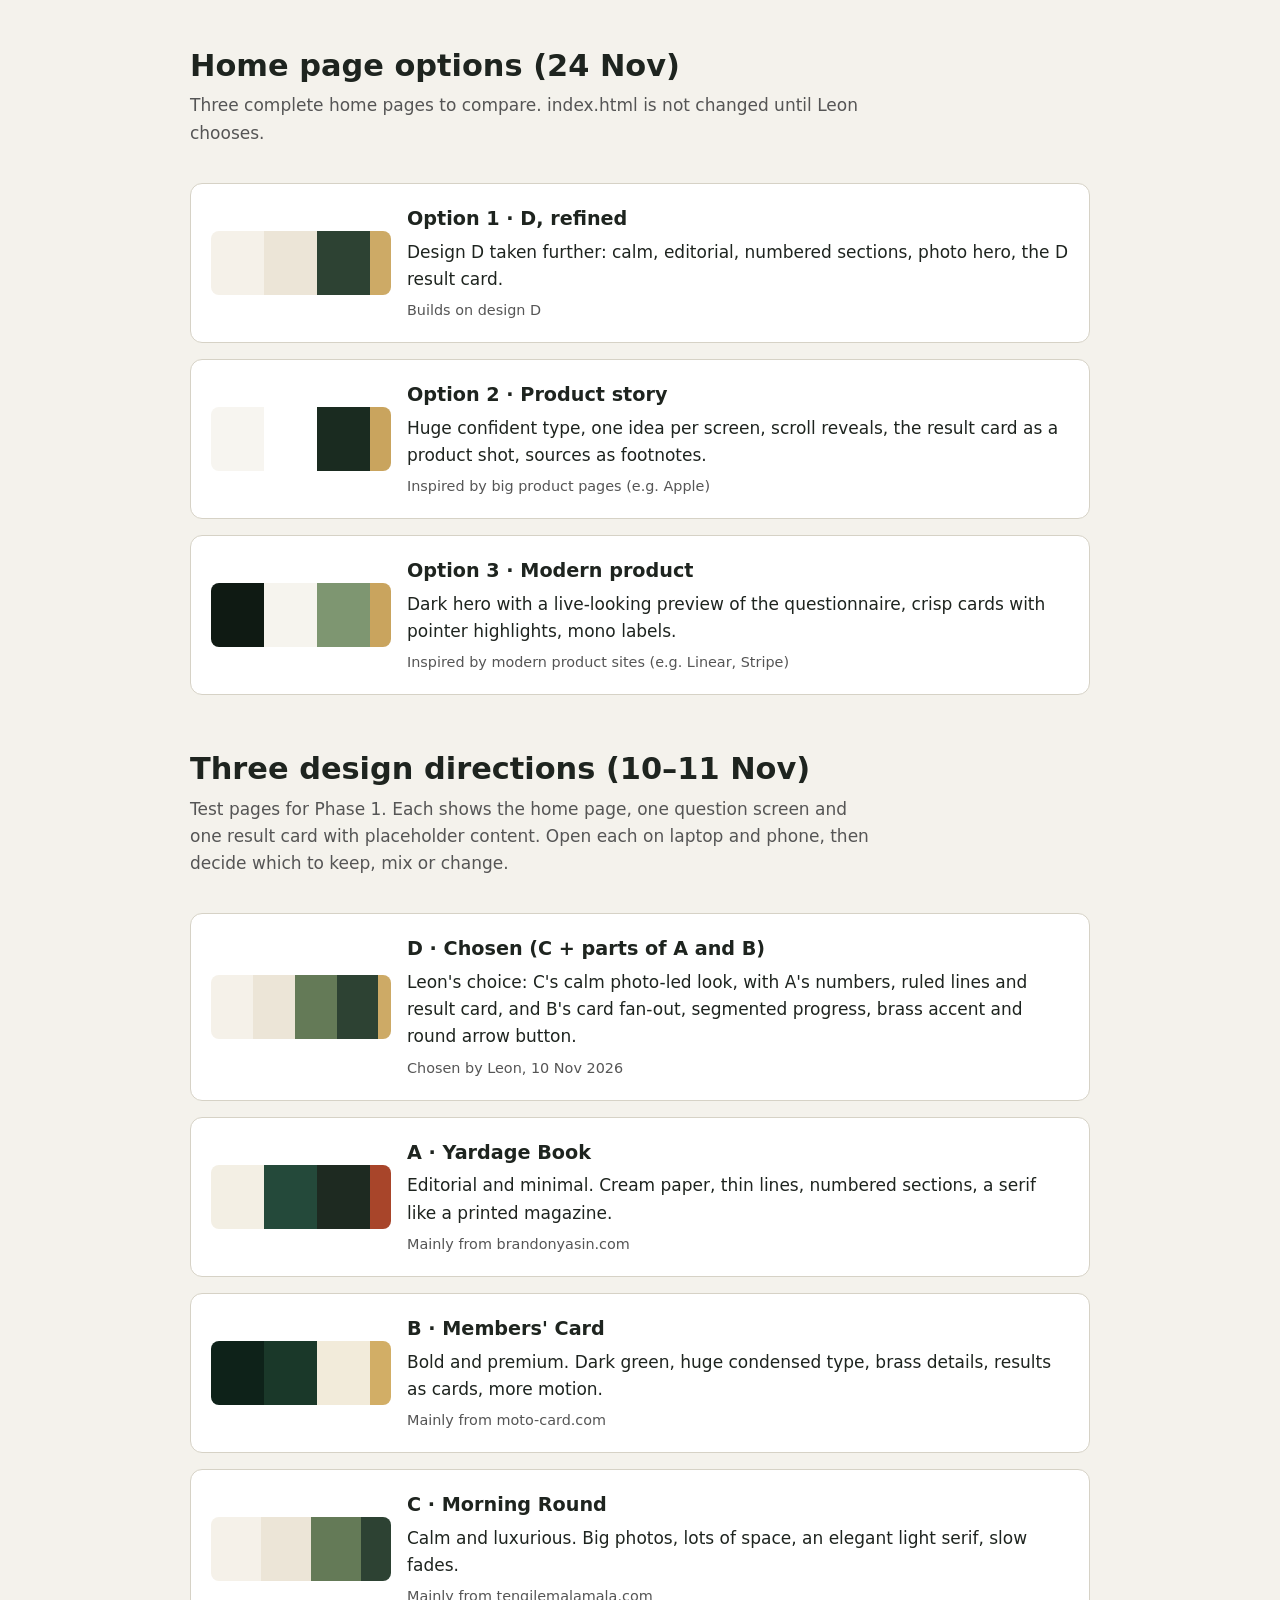
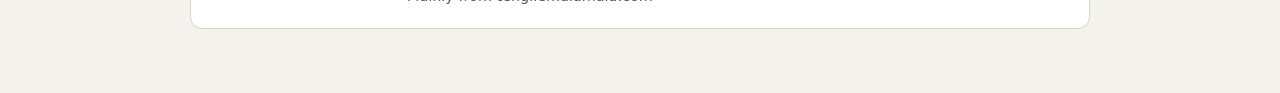
<file: design/index.html>
<!DOCTYPE html>
<!--
  Design test hub: links to the 3 design directions so Leon can compare them.
  Made by Claude (AI) on 10 Nov 2026. Not part of the real site; safe to delete
  once a direction is chosen.
-->
<html lang="en">
<head>
  <meta charset="UTF-8">
  <meta name="viewport" content="width=device-width, initial-scale=1.0">
  <title>Design directions (test)</title>
  <style>
    *, *::before, *::after { box-sizing: border-box; }
    body { margin: 0; padding: 48px 20px 64px; background: #F4F2EC; color: #1E241F; font: 17px/1.6 system-ui, -apple-system, "Segoe UI", sans-serif; }
    main { max-width: 900px; margin: 0 auto; }
    h1 { margin: 0 0 8px; font-size: 1.9rem; line-height: 1.2; }
    .intro { margin: 0 0 36px; color: #555; max-width: 40em; }
    ul { list-style: none; margin: 0; padding: 0; display: grid; gap: 16px; }
    a.dir {
      display: grid; grid-template-columns: 1fr; gap: 16px; padding: 20px;
      border: 1px solid #D6D2C6; border-radius: 12px; background: #fff;
      color: inherit; text-decoration: none; transition: border-color 0.2s;
    }
    a.dir:hover { border-color: #1E241F; }
    a.dir:focus-visible { outline: 3px solid #2F4A35; outline-offset: 3px; }
    .swatches { display: flex; height: 64px; border-radius: 8px; overflow: hidden; }
    .swatches span { flex: 1; }
    h2 { margin: 0 0 4px; font-size: 1.2rem; }
    p { margin: 0; }
    .ref { margin-top: 6px; font-size: 0.9rem; color: #555; }
    @media (min-width: 640px) { a.dir { grid-template-columns: 180px 1fr; align-items: center; } }
  </style>
</head>
<body>
  <main>
    <h1>Home page options (24 Nov)</h1>
    <p class="intro">Three complete home pages to compare. index.html is not changed until Leon chooses.</p>
    <ul style="margin-bottom: 56px">
      <li>
        <a class="dir" href="home-1.html">
          <div class="swatches" aria-hidden="true"><span style="background:#F5F1E9"></span><span style="background:#ECE5D7"></span><span style="background:#2D4233"></span><span style="background:#CDAA66;flex:.4"></span></div>
          <div><h2>Option 1 · D, refined</h2><p>Design D taken further: calm, editorial, numbered sections, photo hero, the D result card.</p><p class="ref">Builds on design D</p></div>
        </a>
      </li>
      <li>
        <a class="dir" href="home-2.html">
          <div class="swatches" aria-hidden="true"><span style="background:#F7F5F0"></span><span style="background:#FFFFFF"></span><span style="background:#1A2B20"></span><span style="background:#C9A45E;flex:.4"></span></div>
          <div><h2>Option 2 · Product story</h2><p>Huge confident type, one idea per screen, scroll reveals, the result card as a product shot, sources as footnotes.</p><p class="ref">Inspired by big product pages (e.g. Apple)</p></div>
        </a>
      </li>
      <li>
        <a class="dir" href="home-3.html">
          <div class="swatches" aria-hidden="true"><span style="background:#0F1A13"></span><span style="background:#F6F4EE"></span><span style="background:#7E9671"></span><span style="background:#C9A45E;flex:.4"></span></div>
          <div><h2>Option 3 · Modern product</h2><p>Dark hero with a live-looking preview of the questionnaire, crisp cards with pointer highlights, mono labels.</p><p class="ref">Inspired by modern product sites (e.g. Linear, Stripe)</p></div>
        </a>
      </li>
    </ul>
    <h1>Three design directions (10–11 Nov)</h1>
    <p class="intro">Test pages for Phase 1. Each shows the home page, one question screen and one result card with placeholder content. Open each on laptop and phone, then decide which to keep, mix or change.</p>
    <ul>
      <li>
        <a class="dir" href="d-chosen.html">
          <div class="swatches" aria-hidden="true"><span style="background:#F5F1E9"></span><span style="background:#ECE5D7"></span><span style="background:#647A57"></span><span style="background:#2D4233"></span><span style="background:#CDAA66;flex:.3"></span></div>
          <div>
            <h2>D · Chosen (C + parts of A and B)</h2>
            <p>Leon's choice: C's calm photo-led look, with A's numbers, ruled lines and result card, and B's card fan-out, segmented progress, brass accent and round arrow button.</p>
            <p class="ref">Chosen by Leon, 10 Nov 2026</p>
          </div>
        </a>
      </li>
      <li>
        <a class="dir" href="a-yardage-book.html">
          <div class="swatches" aria-hidden="true"><span style="background:#F3EFE4"></span><span style="background:#24493A"></span><span style="background:#1E2A21"></span><span style="background:#A8452A;flex:.4"></span></div>
          <div>
            <h2>A · Yardage Book</h2>
            <p>Editorial and minimal. Cream paper, thin lines, numbered sections, a serif like a printed magazine.</p>
            <p class="ref">Mainly from brandonyasin.com</p>
          </div>
        </a>
      </li>
      <li>
        <a class="dir" href="b-members-card.html">
          <div class="swatches" aria-hidden="true"><span style="background:#0E2219"></span><span style="background:#1A3829"></span><span style="background:#F2EBDA"></span><span style="background:#D2AE66;flex:.4"></span></div>
          <div>
            <h2>B · Members' Card</h2>
            <p>Bold and premium. Dark green, huge condensed type, brass details, results as cards, more motion.</p>
            <p class="ref">Mainly from moto-card.com</p>
          </div>
        </a>
      </li>
      <li>
        <a class="dir" href="c-morning-round.html">
          <div class="swatches" aria-hidden="true"><span style="background:#F5F1E9"></span><span style="background:#ECE5D7"></span><span style="background:#647A57"></span><span style="background:#2D4233;flex:.6"></span></div>
          <div>
            <h2>C · Morning Round</h2>
            <p>Calm and luxurious. Big photos, lots of space, an elegant light serif, slow fades.</p>
            <p class="ref">Mainly from tengilemalamala.com</p>
          </div>
        </a>
      </li>
    </ul>
  </main>
</body>
</html>
</file>
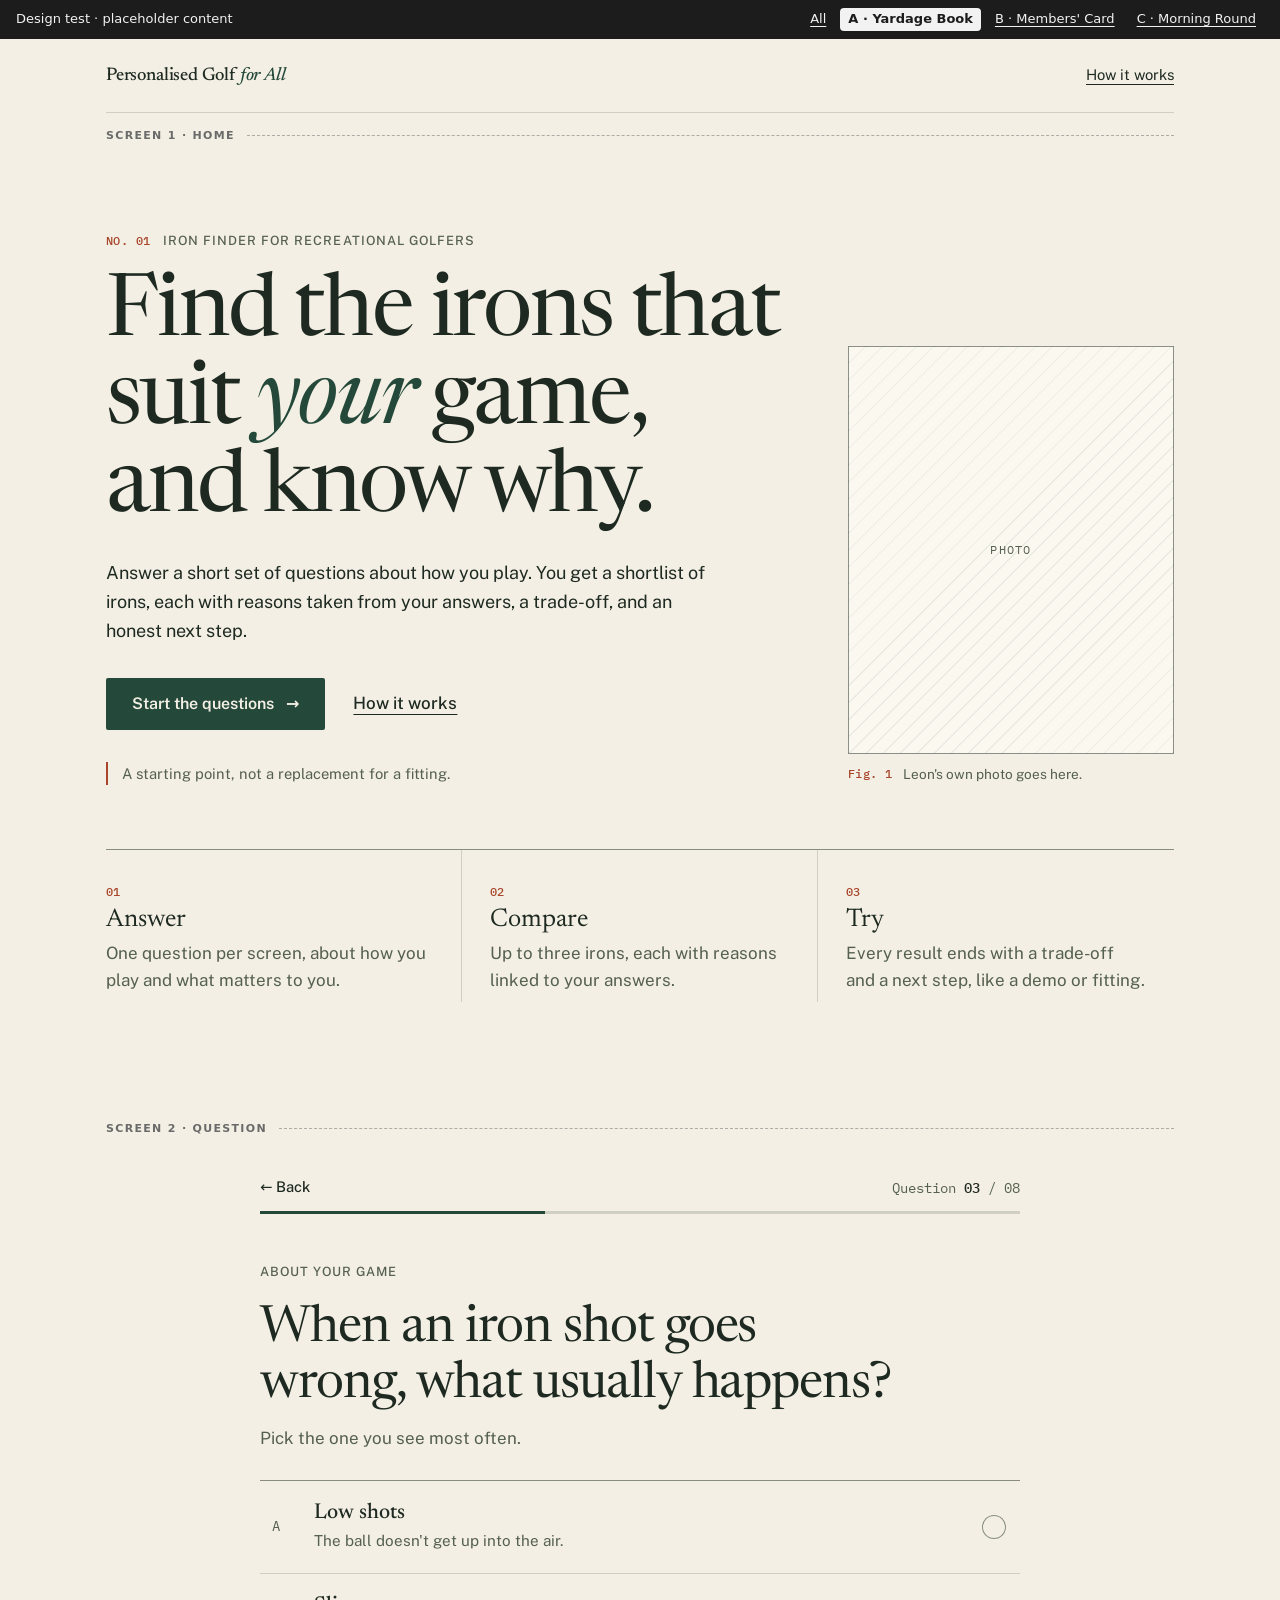
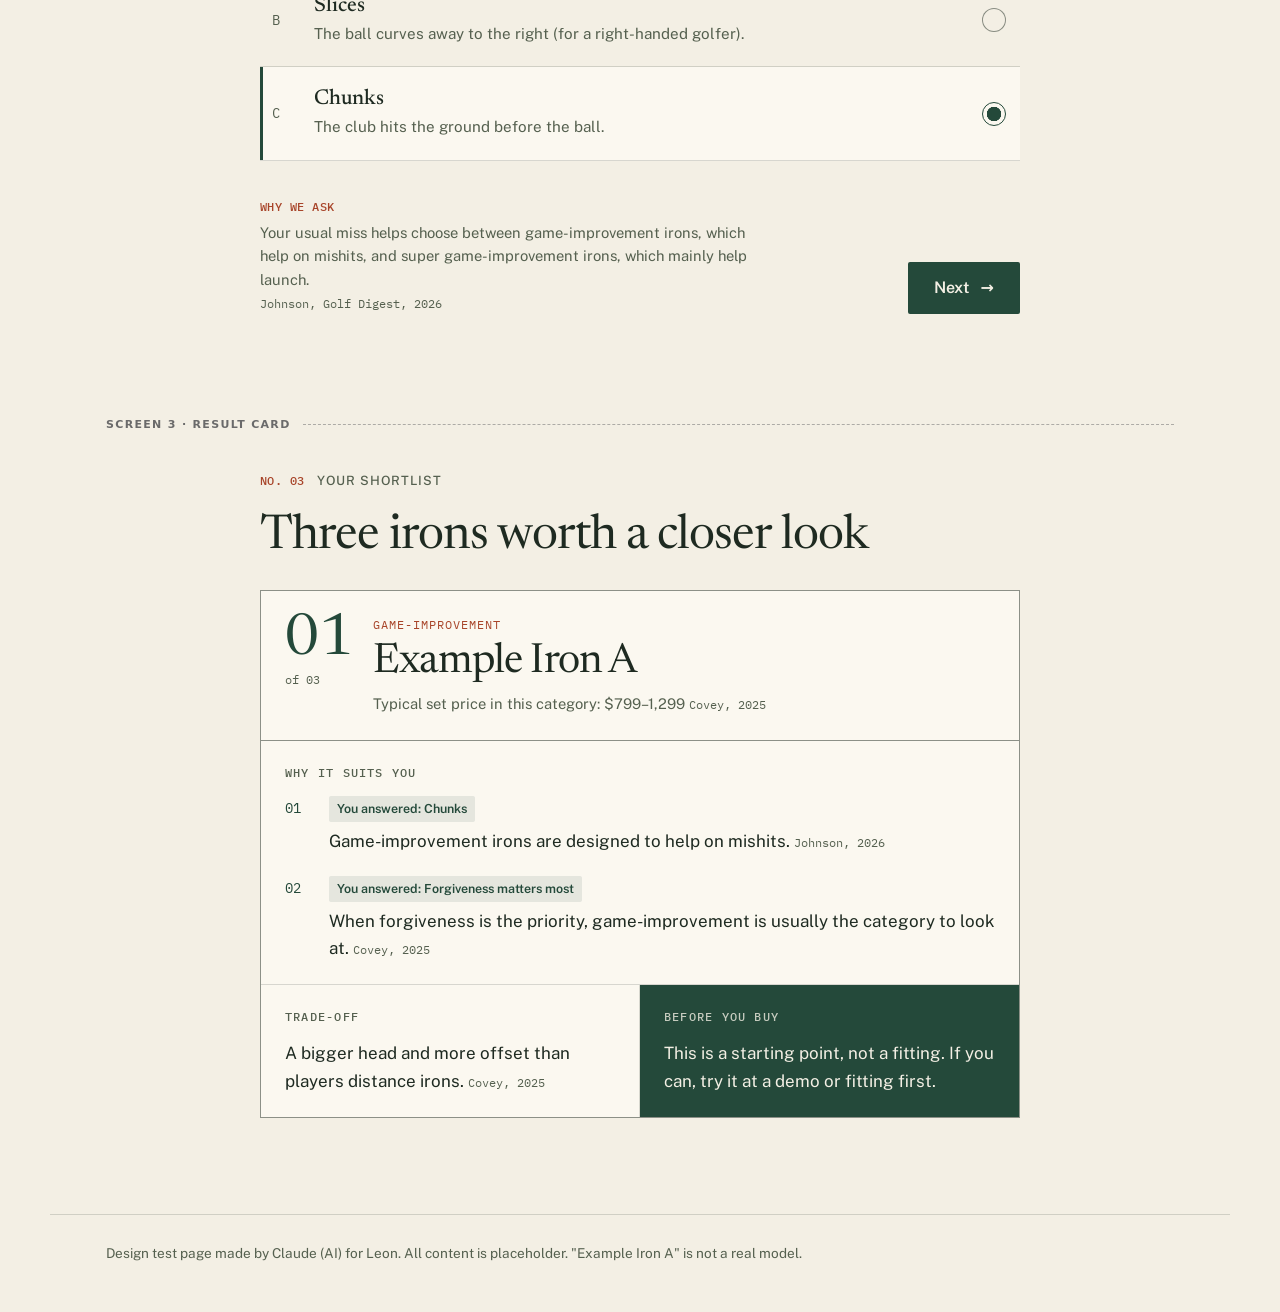
<file: design/a-yardage-book.html>
<!DOCTYPE html>
<!--
  DESIGN TEST PAGE: Direction A, "Yardage Book"
  Made by Claude (AI) on 10 Nov 2026 for Leon to compare. This is NOT the real site.

  Borrows mainly from brandonyasin.com: minimal, editorial, numbered sections.
  Idea: the site feels like a golfer's yardage book or a printed magazine page.
  Cream paper, deep green ink, thin ruled lines, small numbers like 01 / 02 / 03.

  Everything (HTML + CSS + a tiny bit of JavaScript) is in this one file,
  so it is easy to compare with the other directions, or delete.

  All text is PLACEHOLDER. Golf facts used to make it look realistic come from
  Leon's research notes, with the source written next to them.
-->
<html lang="en">
<head>
  <meta charset="UTF-8">
  <meta name="viewport" content="width=device-width, initial-scale=1.0">
  <title>A · Yardage Book (design test)</title>

  <!-- Adds the class "js" straight away, so animations only hide things when JavaScript works -->
  <script>document.documentElement.classList.add("js");</script>

  <!-- Fonts: Newsreader (serif headlines), Public Sans (easy-to-read body), IBM Plex Mono (numbers) -->
  <link rel="preconnect" href="https://fonts.googleapis.com">
  <link rel="preconnect" href="https://fonts.gstatic.com" crossorigin>
  <link href="https://fonts.googleapis.com/css2?family=Newsreader:ital,opsz,wght@0,6..72,300..600;1,6..72,300..600&family=Public+Sans:wght@400;500;600&family=IBM+Plex+Mono:wght@400;500&display=swap" rel="stylesheet">

  <style>
    /* =========================================================
       1. VARIABLES: colours and fonts, stored once.
       Change a value here and it changes everywhere.
       ========================================================= */
    :root {
      --paper: #F3EFE4;        /* page background (cream paper) */
      --card: #FBF8F0;         /* slightly lighter paper for cards */
      --ink: #1E2A21;          /* main text (green-black) */
      --green: #24493A;        /* deep clubhouse green: buttons, highlights */
      --green-hover: #183528;
      --muted: #55604F;        /* secondary text (5.7:1 contrast on paper) */
      --flag: #A8452A;         /* small accent, like a red flag on the green */
      --rule: rgba(30, 42, 33, 0.16);        /* thin dividing lines */
      --rule-strong: rgba(30, 42, 33, 0.5);

      --serif: "Newsreader", Georgia, "Times New Roman", serif;
      --sans: "Public Sans", system-ui, -apple-system, "Segoe UI", sans-serif;
      --mono: "IBM Plex Mono", ui-monospace, Menlo, Consolas, monospace;

      --gutter: clamp(20px, 5vw, 56px);   /* side space: grows with screen width */
      --max: 1180px;                       /* widest the content gets */
    }

    /* =========================================================
       2. BASICS
       ========================================================= */
    *, *::before, *::after { box-sizing: border-box; }

    body {
      margin: 0;
      background: var(--paper);
      color: var(--ink);
      font-family: var(--sans);
      font-size: 17px;
      line-height: 1.6;
      -webkit-font-smoothing: antialiased;
    }

    a { color: inherit; }

    /* Visible keyboard focus everywhere (accessibility, U3) */
    :focus-visible { outline: 3px solid var(--flag); outline-offset: 3px; }

    /* Smooth scrolling only if the visitor hasn't asked for reduced motion */
    @media (prefers-reduced-motion: no-preference) {
      html { scroll-behavior: smooth; }
    }

    /* Hidden on screen but read out by screen readers */
    .sr-only {
      position: absolute; width: 1px; height: 1px; padding: 0; margin: -1px;
      overflow: hidden; clip: rect(0 0 0 0); white-space: nowrap; border: 0;
    }

    /* Centres the content and keeps a side gutter */
    .wrap { max-width: var(--max); margin-inline: auto; padding-inline: var(--gutter); }
    .narrow { max-width: calc(760px + 2 * var(--gutter)); }

    /* Small monospace numbers, the "yardage book" detail */
    .num { font-family: var(--mono); font-size: 0.78rem; font-weight: 500; letter-spacing: 0.04em; }

    /* Source names next to facts (R-i: every fact traceable) */
    cite {
      font-style: normal; font-family: var(--mono); font-size: 0.74rem;
      color: var(--muted); white-space: nowrap;
    }

    /* =========================================================
       3. TEST-PAGE BAR (only for comparing designs, not part of the design)
       ========================================================= */
    .testbar {
      position: sticky; top: 0; z-index: 50;
      display: flex; flex-wrap: wrap; justify-content: space-between; align-items: center;
      gap: 6px 16px; padding: 8px 16px;
      background: #1C1C1C; color: #F2F2F2;
      font: 500 13px/1.3 system-ui, sans-serif;
    }
    .testbar nav { display: flex; gap: 6px; flex-wrap: wrap; }
    .testbar a { color: #F2F2F2; padding: 3px 8px; border-radius: 4px; text-underline-offset: 3px; }
    .testbar a[aria-current="page"] { background: #F2F2F2; color: #1C1C1C; text-decoration: none; font-weight: 700; }
    .screen-tag {
      max-width: var(--max); margin: 0 auto; padding: 16px var(--gutter) 0;
      display: flex; align-items: center; gap: 12px;
      font: 600 11px/1.2 system-ui, sans-serif; letter-spacing: 0.12em; text-transform: uppercase;
      color: #6A6A6A;
    }
    .screen-tag::after { content: ""; flex: 1; border-top: 1px dashed currentColor; opacity: 0.5; }
    /* Leaves room for the sticky test bar when a link jumps to a section */
    section[id] { scroll-margin-top: 56px; }

    /* =========================================================
       4. SHARED PIECES: header, buttons, kicker labels
       ========================================================= */
    .site-header {
      display: flex; justify-content: space-between; align-items: baseline; gap: 16px;
      padding-block: 22px;
      border-bottom: 1px solid var(--rule);
    }
    .wordmark {
      font-family: var(--serif); font-size: 1.15rem; font-weight: 500;
      text-decoration: none; letter-spacing: -0.01em;
    }
    .wordmark em { color: var(--green); }
    .site-header nav a { font-size: 0.92rem; text-underline-offset: 4px; }

    .kicker {
      display: flex; flex-wrap: wrap; align-items: baseline; gap: 4px 12px;
      margin: 0 0 20px;
      font-size: 0.8rem; font-weight: 500; letter-spacing: 0.08em; text-transform: uppercase;
      color: var(--muted);
    }
    .kicker .num { color: var(--flag); }

    .button {
      display: inline-flex; align-items: center; gap: 12px;
      min-height: 52px; padding: 14px 26px;
      background: var(--green); color: var(--paper);
      border: 0; border-radius: 2px;
      font: 600 1rem/1 var(--sans); text-decoration: none; cursor: pointer;
      transition: background-color 0.2s ease;
    }
    .button:hover { background: var(--green-hover); }
    .button .arrow { display: inline-block; transition: transform 0.25s ease; }
    .button:hover .arrow { transform: translateX(4px); }  /* arrow hints "forward" */

    /* =========================================================
       5. SCREEN 1: HOME
       ========================================================= */
    .home { display: grid; gap: 40px; padding-block: 40px 72px; }

    h1 {
      margin: 0 0 24px;
      font-family: var(--serif); font-weight: 400;
      font-size: clamp(2.5rem, 7.4vw, 5.4rem);
      line-height: 1.02; letter-spacing: -0.025em;
      text-wrap: balance;
    }
    h1 em { color: var(--green); }

    .lede { margin: 0 0 32px; max-width: 34em; font-size: 1.125rem; }

    .actions { display: flex; flex-wrap: wrap; align-items: center; gap: 16px 28px; }
    .text-link { font-weight: 500; text-underline-offset: 5px; text-decoration-thickness: 1px; }

    .note {
      margin: 32px 0 0; padding-left: 14px;
      border-left: 2px solid var(--flag);
      font-size: 0.92rem; color: var(--muted);
    }

    /* Photo placeholder: Leon's own photo goes here later */
    .photo { margin: 0; }
    .photo-frame {
      position: relative; aspect-ratio: 3 / 2;
      display: grid; place-items: center;
      border: 1px solid var(--rule-strong);
      background:
        repeating-linear-gradient(135deg, transparent 0 11px, rgba(36, 73, 58, 0.08) 11px 12px),
        var(--card);
      font-family: var(--mono); font-size: 0.75rem; letter-spacing: 0.1em; text-transform: uppercase;
      color: var(--muted);
    }
    .photo figcaption { display: flex; gap: 10px; margin-top: 10px; font-size: 0.85rem; color: var(--muted); }
    .photo figcaption .num { color: var(--flag); }

    /* The three numbered steps */
    .steps { list-style: none; margin: 0; padding: 0; border-top: 1px solid var(--rule-strong); }
    .steps li {
      display: grid; grid-template-columns: 3.2rem 1fr; gap: 4px 12px;
      padding-block: 20px; border-bottom: 1px solid var(--rule);
    }
    .steps .num { grid-row: span 2; padding-top: 8px; color: var(--flag); }
    .steps h2 { margin: 0; font-family: var(--serif); font-weight: 400; font-size: 1.6rem; line-height: 1.15; }
    .steps p { margin: 0; color: var(--muted); }

    /* Laptop layout: text left, photo right, steps in 3 columns */
    @media (min-width: 860px) {
      .home {
        grid-template-columns: minmax(0, 1.35fr) minmax(0, 0.65fr);
        column-gap: 64px; align-items: end;
        padding-block: 88px 104px;
      }
      .photo-frame { aspect-ratio: 4 / 5; }
      .steps { grid-column: 1 / -1; display: grid; grid-template-columns: repeat(3, 1fr); margin-top: 24px; }
      .steps li { grid-template-columns: 1fr; border-bottom: 0; border-right: 1px solid var(--rule); padding: 24px 28px 8px 0; }
      .steps li + li { padding-left: 28px; }
      .steps li:last-child { border-right: 0; }
      .steps .num { grid-row: auto; }
    }

    /* =========================================================
       6. SCREEN 2: ONE QUESTION
       ========================================================= */
    .question { padding-block: 40px 88px; }

    .progress { display: flex; justify-content: space-between; align-items: center; margin-bottom: 12px; }
    .back { font-size: 0.92rem; font-weight: 500; text-decoration: none; }
    .back:hover { text-decoration: underline; text-underline-offset: 4px; }
    .progress-count { margin: 0; font-family: var(--mono); font-size: 0.9rem; color: var(--muted); }
    .progress-count strong { color: var(--ink); font-weight: 500; }

    .progress-bar { height: 3px; margin-bottom: 48px; background: var(--rule); }
    .progress-bar span { display: block; height: 100%; width: var(--p); background: var(--green); }

    fieldset { border: 0; margin: 0; padding: 0; min-width: 0; }
    legend { padding: 0; margin-bottom: 12px; }
    .q-title {
      display: block;
      font-family: var(--serif); font-weight: 400;
      font-size: clamp(2rem, 5.4vw, 3.2rem); line-height: 1.08; letter-spacing: -0.02em;
      text-wrap: balance;
    }
    .hint { margin: 0 0 28px; color: var(--muted); }

    /* Each answer is a real radio button inside a label, so the whole row is clickable */
    .options { border-top: 1px solid var(--rule-strong); }
    .option {
      display: grid; grid-template-columns: 2rem 1fr auto; align-items: center; gap: 16px;
      padding: 20px 14px 20px 6px;
      border-bottom: 1px solid var(--rule);
      cursor: pointer;
      transition: background-color 0.2s ease;
    }
    .option:hover { background: rgba(36, 73, 58, 0.05); }
    .option:has(input:checked) { background: var(--card); box-shadow: inset 3px 0 0 var(--green); }
    .letter { font-family: var(--mono); font-size: 0.85rem; color: var(--muted); padding-left: 6px; }
    .option-text strong { display: block; font-family: var(--serif); font-weight: 500; font-size: 1.35rem; line-height: 1.2; }
    .option-text span { display: block; margin-top: 2px; font-size: 0.95rem; color: var(--muted); }

    /* Custom-drawn radio circle. The dot grows in when picked. */
    .option input {
      appearance: none; -webkit-appearance: none; margin: 0;
      width: 24px; height: 24px; border-radius: 50%;
      border: 1.5px solid var(--rule-strong);
      background: radial-gradient(circle, var(--green) 0 45%, transparent 48%) center / 0 0 no-repeat;
      transition: background-size 0.2s ease, border-color 0.2s ease;
      cursor: pointer;
    }
    .option input:checked { border-color: var(--green); background-size: 100% 100%; }
    /* Focus ring on the whole row when using the keyboard (browsers that support :has) */
    @supports selector(:has(*)) {
      .option input:focus-visible { outline: none; }
      .option:has(input:focus-visible) { outline: 3px solid var(--flag); outline-offset: 2px; }
    }

    .q-footer { display: flex; flex-direction: column; gap: 24px; margin-top: 36px; }
    .why { margin: 0; max-width: 34em; font-size: 0.92rem; color: var(--muted); }
    .why .num { display: block; margin-bottom: 4px; color: var(--flag); text-transform: uppercase; }
    .why cite { display: block; margin-top: 4px; }
    @media (min-width: 700px) {
      .q-footer { flex-direction: row; justify-content: space-between; align-items: flex-end; }
      .q-footer .button { flex-shrink: 0; }
    }

    /* =========================================================
       7. SCREEN 3: ONE RESULT CARD
       ========================================================= */
    .result { padding-block: 40px 96px; }
    .result-title {
      margin: 0 0 28px;
      font-family: var(--serif); font-weight: 400; font-size: clamp(2rem, 5vw, 3rem);
      line-height: 1.05; letter-spacing: -0.02em;
    }

    .card { background: var(--card); border: 1px solid var(--rule-strong); }
    .card-head {
      display: grid; grid-template-columns: auto 1fr; gap: 20px;
      padding: 24px; border-bottom: 1px solid var(--rule-strong);
    }
    .rank { display: flex; flex-direction: column; margin: 0; font-family: var(--serif); font-size: 3.6rem; line-height: 0.9; color: var(--green); }
    .rank-of { margin-top: 8px; font-family: var(--mono); font-size: 0.72rem; color: var(--muted); }
    .category { margin: 0 0 6px; font-family: var(--mono); font-size: 0.76rem; letter-spacing: 0.08em; text-transform: uppercase; color: var(--flag); }
    .card h3 {
      margin: 0 0 8px;
      font-family: var(--serif); font-weight: 400; font-size: clamp(1.9rem, 5vw, 2.6rem);
      line-height: 1.05; letter-spacing: -0.02em;
    }
    .price { margin: 0; font-size: 0.92rem; color: var(--muted); }

    .card-block { padding: 22px 24px; border-bottom: 1px solid var(--rule); }
    .card-block h4 {
      margin: 0 0 14px;
      font-family: var(--mono); font-weight: 500; font-size: 0.76rem;
      letter-spacing: 0.1em; text-transform: uppercase; color: var(--muted);
    }
    .card-block p { margin: 0; }

    /* Numbered reasons, each linked to an answer (R-iii) */
    .reasons { list-style: none; margin: 0; padding: 0; display: grid; gap: 20px; counter-reset: reason; }
    .reasons li { counter-increment: reason; display: grid; grid-template-columns: 2rem 1fr; gap: 6px 12px; }
    .reasons li::before { content: "0" counter(reason); grid-row: span 2; padding-top: 2px; font-family: var(--mono); font-size: 0.85rem; color: var(--green); }
    .answer-tag {
      justify-self: start; padding: 3px 8px; border-radius: 2px;
      background: rgba(36, 73, 58, 0.1); color: var(--green);
      font-size: 0.78rem; font-weight: 600;
    }

    .card-split { display: grid; }
    .card-split .card-block:last-child { border-bottom: 0; }
    .next-step { background: var(--green); color: var(--paper); }
    .next-step h4 { color: rgba(243, 239, 228, 0.78); }
    @media (min-width: 700px) {
      .card-split { grid-template-columns: 1fr 1fr; }
      .card-split .card-block { border-bottom: 0; }
      .card-split .card-block:first-child { border-right: 1px solid var(--rule); }
    }

    .test-footer { padding-block: 28px 48px; border-top: 1px solid var(--rule); font-size: 0.85rem; color: var(--muted); }

    /* =========================================================
       8. MOTION: only when the visitor allows motion.
       The progress line grows from question 2 to question 3,
       which explains "you moved forward one step".
       ========================================================= */
    @media (prefers-reduced-motion: no-preference) {
      .js .progress-bar[data-reveal] span {
        width: calc(var(--p) - 12.5%);
        transition: width 0.9s cubic-bezier(0.2, 0.7, 0.2, 1) 0.2s;
      }
      .js .progress-bar[data-reveal].is-visible span { width: var(--p); }
    }
  </style>
</head>
<body>

  <!-- Test bar: only for comparing the three directions -->
  <div class="testbar">
    <span>Design test · placeholder content</span>
    <nav aria-label="Design directions">
      <a href="index.html">All</a>
      <a href="a-yardage-book.html" aria-current="page">A · Yardage Book</a>
      <a href="b-members-card.html">B · Members' Card</a>
      <a href="c-morning-round.html">C · Morning Round</a>
    </nav>
  </div>

  <header class="wrap">
    <div class="site-header">
      <a class="wordmark" href="#home">Personalised Golf <em>for All</em></a>
      <nav aria-label="Main"><a href="#">How it works</a></nav>
    </div>
  </header>

  <main>
    <!-- ================= SCREEN 1: HOME ================= -->
    <p class="screen-tag">Screen 1 · Home</p>
    <section id="home" class="home wrap" aria-labelledby="home-title">
      <div>
        <p class="kicker"><span class="num">No.&nbsp;01</span> Iron finder for recreational golfers</p>
        <h1 id="home-title">Find the irons that suit <em>your</em> game, and know why.</h1>
        <p class="lede">Answer a short set of questions about how you play. You get a shortlist of irons, each with reasons taken from your answers, a trade-off, and an honest next step.</p>
        <div class="actions">
          <a class="button" href="#question">Start the questions <span class="arrow" aria-hidden="true">→</span></a>
          <a class="text-link" href="#">How it works</a>
        </div>
        <p class="note">A starting point, not a replacement for a fitting.</p>
      </div>

      <figure class="photo">
        <div class="photo-frame" role="img" aria-label="Placeholder for Leon's own photo">Photo</div>
        <figcaption><span class="num">Fig.&nbsp;1</span> Leon's own photo goes here.</figcaption>
      </figure>

      <ol class="steps">
        <li><span class="num">01</span><h2>Answer</h2><p>One question per screen, about how you play and what matters to you.</p></li>
        <li><span class="num">02</span><h2>Compare</h2><p>Up to three irons, each with reasons linked to your answers.</p></li>
        <li><span class="num">03</span><h2>Try</h2><p>Every result ends with a trade-off and a next step, like a demo or fitting.</p></li>
      </ol>
    </section>

    <!-- ================= SCREEN 2: ONE QUESTION ================= -->
    <p class="screen-tag">Screen 2 · Question</p>
    <section id="question" class="question wrap narrow" aria-labelledby="q-title">
      <div class="progress">
        <a class="back" href="#home">← Back</a>
        <p class="progress-count">Question <strong>03</strong> / 08</p>
      </div>
      <div class="progress-bar" data-reveal role="progressbar" aria-label="Questionnaire progress"
           aria-valuemin="0" aria-valuemax="8" aria-valuenow="3" style="--p: 37.5%"><span></span></div>

      <form>
        <fieldset>
          <legend>
            <span class="kicker">About your game</span>
            <span class="q-title" id="q-title">When an iron shot goes wrong, what usually happens?</span>
          </legend>
          <p class="hint">Pick the one you see most often.</p>

          <div class="options">
            <label class="option">
              <span class="letter" aria-hidden="true">A</span>
              <span class="option-text"><strong>Low shots</strong><span>The ball doesn't get up into the air.</span></span>
              <input type="radio" name="miss-a" value="low">
            </label>
            <label class="option">
              <span class="letter" aria-hidden="true">B</span>
              <span class="option-text"><strong>Slices</strong><span>The ball curves away to the right (for a right-handed golfer).</span></span>
              <input type="radio" name="miss-a" value="slice">
            </label>
            <label class="option">
              <span class="letter" aria-hidden="true">C</span>
              <span class="option-text"><strong>Chunks</strong><span>The club hits the ground before the ball.</span></span>
              <input type="radio" name="miss-a" value="chunk" checked>
            </label>
          </div>
        </fieldset>

        <div class="q-footer">
          <p class="why">
            <span class="num">Why we ask</span>
            Your usual miss helps choose between game-improvement irons, which help on mishits, and super game-improvement irons, which mainly help launch.
            <cite>Johnson, Golf Digest, 2026</cite>
          </p>
          <a class="button" href="#result">Next <span class="arrow" aria-hidden="true">→</span></a>
        </div>
      </form>
    </section>

    <!-- ================= SCREEN 3: ONE RESULT CARD ================= -->
    <p class="screen-tag">Screen 3 · Result card</p>
    <section id="result" class="result wrap narrow" aria-labelledby="result-title">
      <p class="kicker"><span class="num">No.&nbsp;03</span> Your shortlist</p>
      <h2 class="result-title" id="result-title">Three irons worth a closer look</h2>

      <article class="card" aria-labelledby="r-title">
        <header class="card-head">
          <p class="rank">01<span class="rank-of">of 03</span></p>
          <div>
            <p class="category">Game-improvement</p>
            <h3 id="r-title">Example Iron A</h3>
            <p class="price">Typical set price in this category: $799–1,299 <cite>Covey, 2025</cite></p>
          </div>
        </header>

        <section class="card-block">
          <h4>Why it suits you</h4>
          <ol class="reasons">
            <li>
              <span class="answer-tag">You answered: Chunks</span>
              <p>Game-improvement irons are designed to help on mishits. <cite>Johnson, 2026</cite></p>
            </li>
            <li>
              <span class="answer-tag">You answered: Forgiveness matters most</span>
              <p>When forgiveness is the priority, game-improvement is usually the category to look at. <cite>Covey, 2025</cite></p>
            </li>
          </ol>
        </section>

        <div class="card-split">
          <section class="card-block">
            <h4>Trade-off</h4>
            <p>A bigger head and more offset than players distance irons. <cite>Covey, 2025</cite></p>
          </section>
          <section class="card-block next-step">
            <h4>Before you buy</h4>
            <p>This is a starting point, not a fitting. If you can, try it at a demo or fitting first.</p>
          </section>
        </div>
      </article>
    </section>
  </main>

  <footer class="test-footer wrap">
    Design test page made by Claude (AI) for Leon. All content is placeholder. "Example Iron A" is not a real model.
  </footer>

  <script>
    // Watches elements marked data-reveal and adds "is-visible" when they scroll into view.
    // The CSS uses that class to start the progress-line animation.
    var revealItems = document.querySelectorAll("[data-reveal]");
    if ("IntersectionObserver" in window) {
      var observer = new IntersectionObserver(function (entries) {
        entries.forEach(function (entry) {
          if (entry.isIntersecting) {
            entry.target.classList.add("is-visible");
            observer.unobserve(entry.target);
          }
        });
      }, { threshold: 0.3 });
      revealItems.forEach(function (item) { observer.observe(item); });
    } else {
      revealItems.forEach(function (item) { item.classList.add("is-visible"); });
    }
  </script>
</body>
</html>
</file>
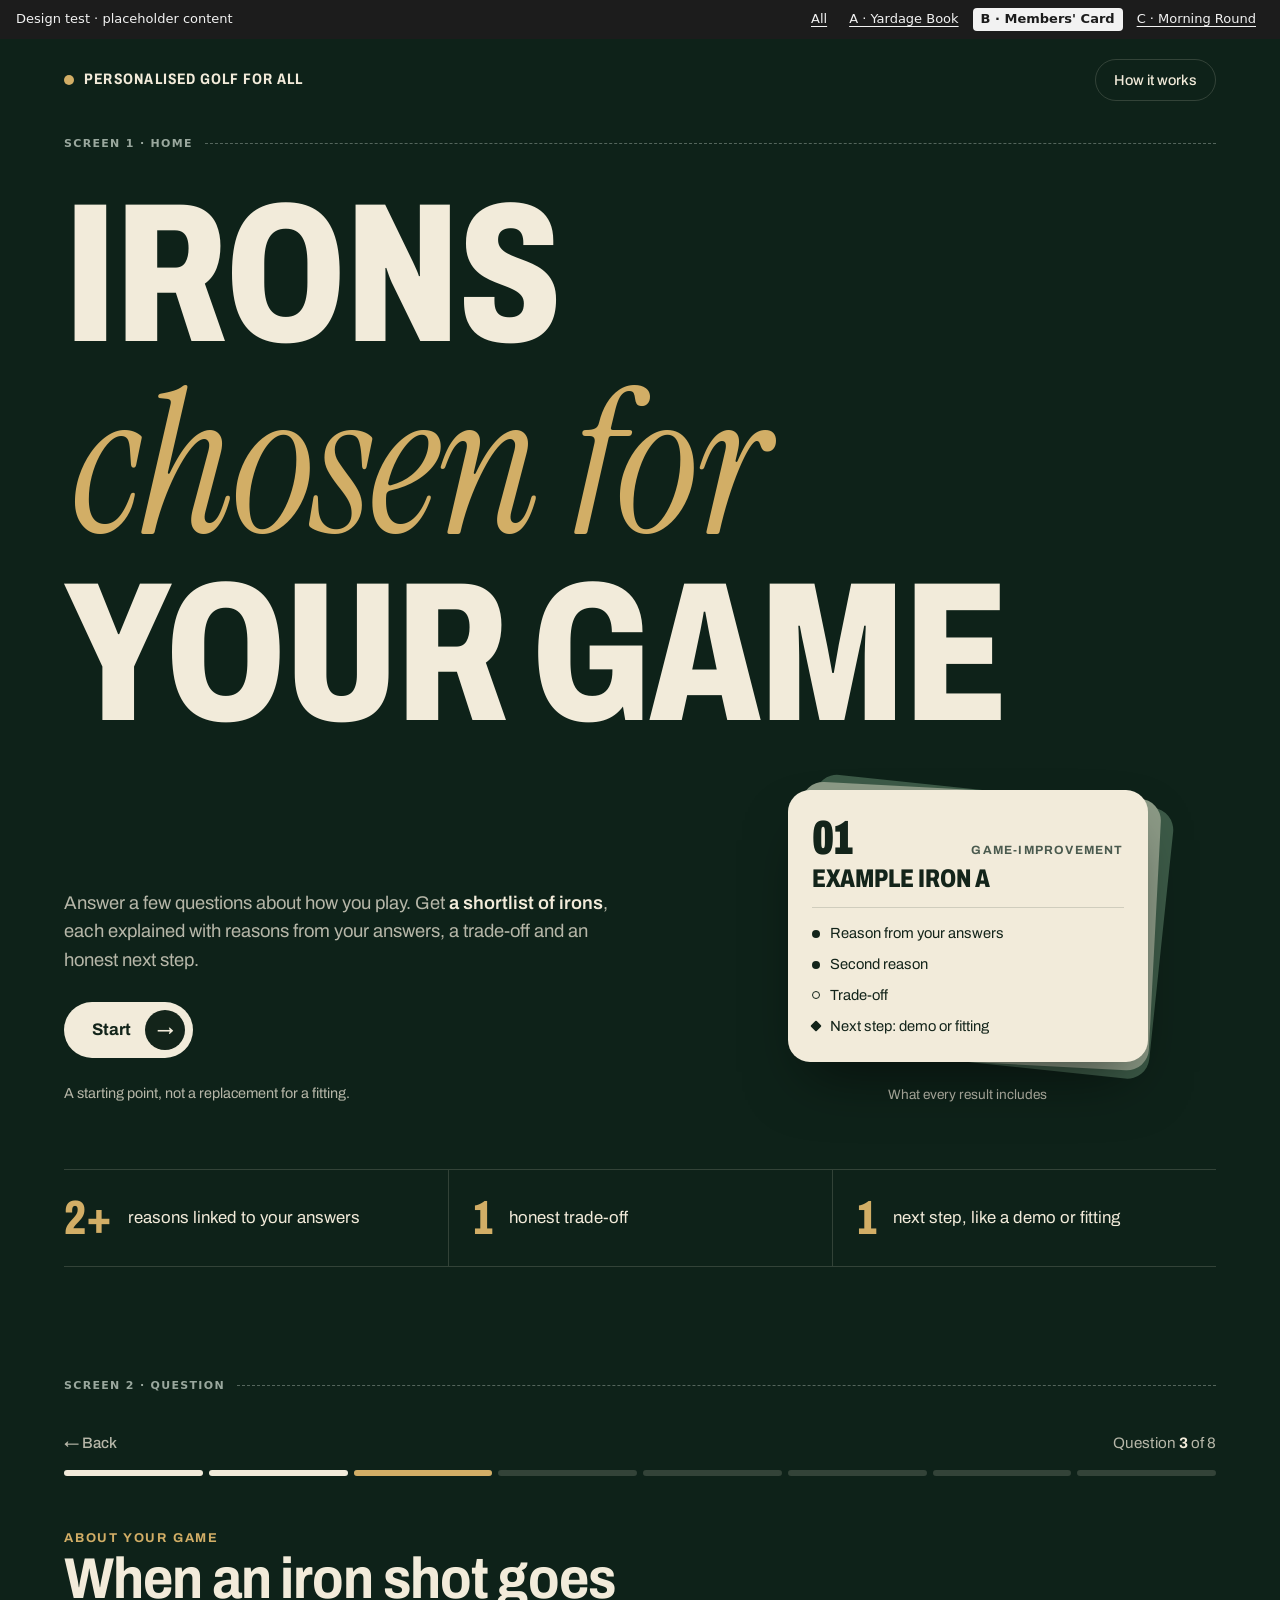
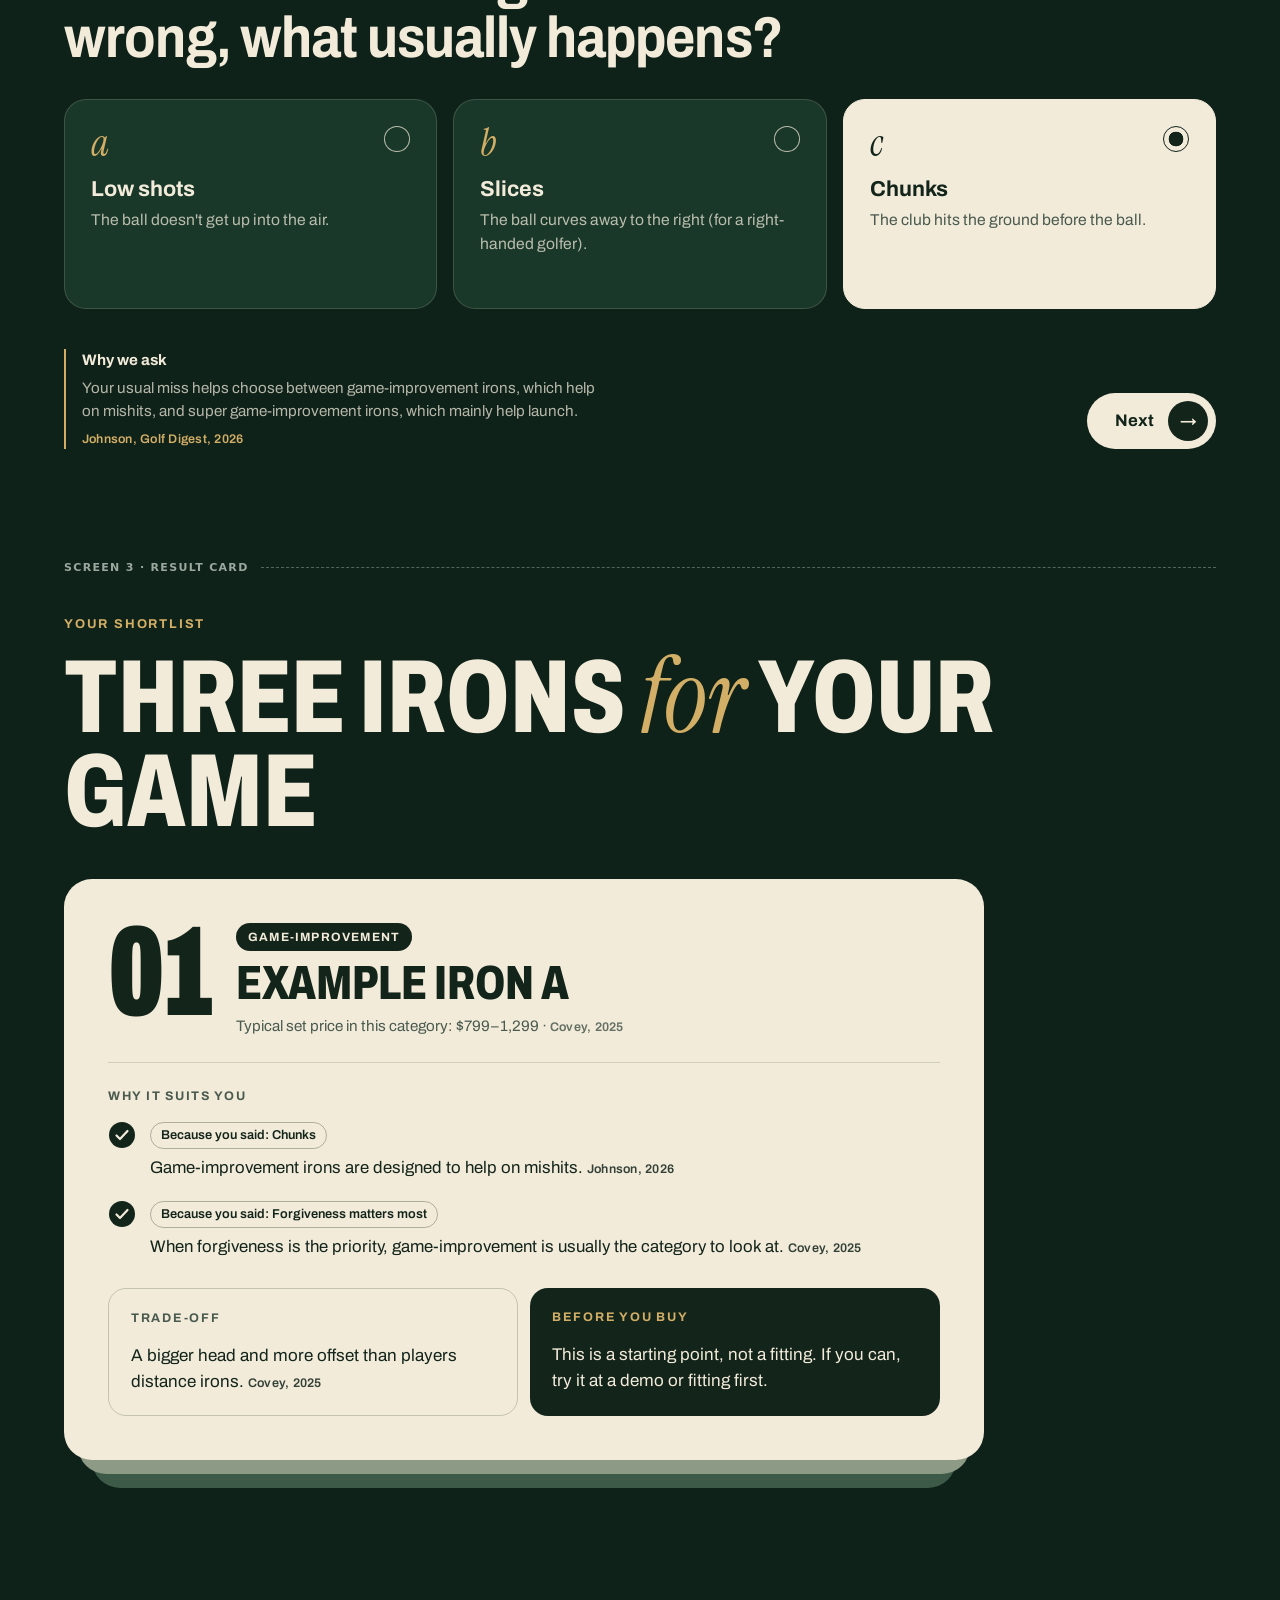
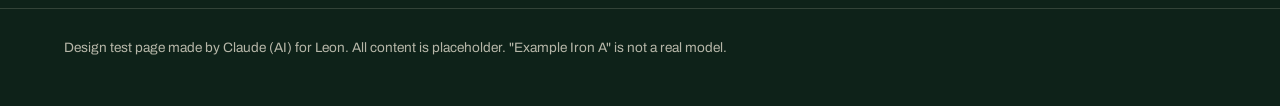
<file: design/b-members-card.html>
<!DOCTYPE html>
<!--
  DESIGN TEST PAGE: Direction B, "Members' Card"
  Made by Claude (AI) on 10 Nov 2026 for Leon to compare. This is NOT the real site.

  Borrows mainly from moto-card.com: premium, bold type, smooth motion.
  Idea: a dark clubhouse at night. Very large condensed headlines, a brass accent,
  and results shown as cream "cards" like a club membership card.
  Motion is used to explain things: the shortlist fans out like a deck of 3 cards,
  and a result's parts appear in reading order (reasons, then trade-off, then next step).

  Everything (HTML + CSS + a tiny bit of JavaScript) is in this one file.
  All text is PLACEHOLDER. Golf facts come from Leon's research notes, with sources.
-->
<html lang="en">
<head>
  <meta charset="UTF-8">
  <meta name="viewport" content="width=device-width, initial-scale=1.0">
  <title>B · Members' Card (design test)</title>

  <script>document.documentElement.classList.add("js");</script>

  <!-- Fonts: Archivo (bold, can be condensed) + Instrument Serif (the clubhouse serif accent) -->
  <link rel="preconnect" href="https://fonts.googleapis.com">
  <link rel="preconnect" href="https://fonts.gstatic.com" crossorigin>
  <link href="https://fonts.googleapis.com/css2?family=Archivo:wdth,wght@62..125,400..900&family=Instrument+Serif:ital@0;1&display=swap" rel="stylesheet">

  <style>
    /* =========================================================
       1. VARIABLES
       ========================================================= */
    :root {
      --night: #0E2219;        /* page background: very deep green */
      --raise: #1A3829;        /* slightly lighter green for panels */
      --cream: #F2EBDA;        /* main text on dark, and the card colour */
      --cream-dim: rgba(242, 235, 218, 0.74);  /* secondary text on dark (7:1+) */
      --brass: #D2AE66;        /* accent, like a brass plaque (7.8:1 on night) */
      --line: rgba(242, 235, 218, 0.16);
      --ink: #13241A;          /* text on cream cards */
      --ink-dim: #4A5A4E;      /* secondary text on cream (6:1) */

      --sans: "Archivo", "Arial Narrow", system-ui, sans-serif;
      --serif: "Instrument Serif", Georgia, "Times New Roman", serif;

      --ease: cubic-bezier(0.2, 0.75, 0.15, 1);   /* fast start, soft landing */
      --gutter: clamp(20px, 5vw, 64px);
      --max: 1280px;
    }

    /* =========================================================
       2. BASICS
       ========================================================= */
    *, *::before, *::after { box-sizing: border-box; }
    body {
      margin: 0;
      background: var(--night); color: var(--cream);
      font-family: var(--sans); font-size: 17px; line-height: 1.55;
      -webkit-font-smoothing: antialiased;
    }
    a { color: inherit; }
    :focus-visible { outline: 3px solid var(--brass); outline-offset: 3px; }
    @media (prefers-reduced-motion: no-preference) { html { scroll-behavior: smooth; } }
    .sr-only {
      position: absolute; width: 1px; height: 1px; padding: 0; margin: -1px;
      overflow: hidden; clip: rect(0 0 0 0); white-space: nowrap; border: 0;
    }
    .wrap { max-width: var(--max); margin-inline: auto; padding-inline: var(--gutter); }
    cite { font-style: normal; font-size: 0.78rem; font-weight: 600; letter-spacing: 0.02em; white-space: nowrap; opacity: 0.85; }

    /* =========================================================
       3. TEST-PAGE BAR (only for comparing designs)
       ========================================================= */
    .testbar {
      position: sticky; top: 0; z-index: 50;
      display: flex; flex-wrap: wrap; justify-content: space-between; align-items: center;
      gap: 6px 16px; padding: 8px 16px;
      background: #1C1C1C; color: #F2F2F2; font: 500 13px/1.3 system-ui, sans-serif;
    }
    .testbar nav { display: flex; gap: 6px; flex-wrap: wrap; }
    .testbar a { color: #F2F2F2; padding: 3px 8px; border-radius: 4px; text-underline-offset: 3px; }
    .testbar a[aria-current="page"] { background: #F2F2F2; color: #1C1C1C; text-decoration: none; font-weight: 700; }
    .screen-tag {
      max-width: var(--max); margin: 0 auto; padding: 16px var(--gutter) 0;
      display: flex; align-items: center; gap: 12px;
      font: 600 11px/1.2 system-ui, sans-serif; letter-spacing: 0.12em; text-transform: uppercase;
      color: #9AA89E;
    }
    .screen-tag::after { content: ""; flex: 1; border-top: 1px dashed currentColor; opacity: 0.5; }
    section[id] { scroll-margin-top: 56px; }

    /* =========================================================
       4. SHARED PIECES
       ========================================================= */
    .site-header { display: flex; justify-content: space-between; align-items: center; gap: 16px; padding-block: 20px; }
    .wordmark {
      display: inline-flex; align-items: center; gap: 10px;
      font-weight: 700; font-stretch: 80%; font-size: 0.95rem;
      letter-spacing: 0.08em; text-transform: uppercase; text-decoration: none;
    }
    .wordmark::before { content: ""; width: 10px; height: 10px; border-radius: 50%; background: var(--brass); }
    .pill-link {
      padding: 9px 18px; border: 1px solid var(--line); border-radius: 999px;
      font-size: 0.9rem; font-weight: 500; text-decoration: none; white-space: nowrap;
      transition: background-color 0.25s ease, border-color 0.25s ease;
    }
    .pill-link:hover { background: var(--raise); border-color: var(--cream-dim); }

    .kicker {
      margin: 0 0 16px;
      font-size: 0.8rem; font-weight: 700; letter-spacing: 0.14em; text-transform: uppercase;
      color: var(--brass);
    }

    .button {
      display: inline-flex; align-items: center; gap: 14px;
      min-height: 56px; padding: 8px 8px 8px 28px;
      background: var(--cream); color: var(--ink);
      border: 0; border-radius: 999px;
      font: 700 1.05rem/1 var(--sans); text-decoration: none; cursor: pointer;
    }
    /* The arrow sits in a dark circle and slides on hover */
    .button .arrow {
      display: grid; place-items: center; width: 40px; height: 40px; border-radius: 50%;
      background: var(--ink); color: var(--cream);
      transition: transform 0.35s var(--ease);
    }
    .button:hover .arrow { transform: translateX(4px) rotate(-45deg); }

    /* =========================================================
       5. SCREEN 1: HOME
       ========================================================= */
    .hero { padding-block: 24px 64px; }

    .mega {
      margin: 0 0 40px;
      font-weight: 800; font-stretch: 72%;
      font-size: clamp(3.6rem, 15.5vw, 12.5rem);
      line-height: 0.86; letter-spacing: -0.01em; text-transform: uppercase;
    }
    .mega .line { display: block; overflow: hidden; padding-bottom: 0.05em; }
    .mega .line > span { display: block; }
    .mega .serif {
      font-family: var(--serif); font-style: italic; font-weight: 400;
      text-transform: none; letter-spacing: -0.01em; line-height: 0.95;
      color: var(--brass); padding-left: 0.04em;
    }

    .hero-bottom { display: grid; gap: 48px; align-items: end; }
    .lede { margin: 0 0 28px; max-width: 30em; font-size: 1.15rem; color: var(--cream-dim); }
    .lede strong { color: var(--cream); font-weight: 600; }
    .note { margin: 24px 0 0; font-size: 0.9rem; color: var(--cream-dim); }

    /* A small preview of a result card: shows the visitor what they will get */
    .preview { margin: 0; justify-self: center; width: min(100%, 360px); }
    .deck { position: relative; }
    .deck .ghost {
      position: absolute; inset: 0; border-radius: 22px;
      transform-origin: 50% 100%;
    }
    .deck .ghost-2 { background: #3C5A47; transform: rotate(6deg); }
    .deck .ghost-1 { background: #8C9A86; transform: rotate(3deg); }
    .mini-card {
      position: relative; padding: 24px; border-radius: 22px;
      background: var(--cream); color: var(--ink);
      box-shadow: 0 30px 60px -20px rgba(0, 0, 0, 0.55);
    }
    .mini-top { display: flex; justify-content: space-between; align-items: baseline; margin: 0 0 4px; }
    .mini-rank { font-weight: 900; font-stretch: 65%; font-size: 3rem; line-height: 1; }
    .mini-cat { font-size: 0.75rem; font-weight: 700; letter-spacing: 0.1em; text-transform: uppercase; color: var(--ink-dim); }
    .mini-name { margin: 0 0 16px; font-weight: 800; font-stretch: 75%; font-size: 1.6rem; text-transform: uppercase; line-height: 1; }
    .mini-card ul { list-style: none; margin: 0; padding: 14px 0 0; border-top: 1px solid rgba(19, 36, 26, 0.15); display: grid; gap: 8px; font-size: 0.92rem; }
    .mini-card li { display: flex; align-items: center; gap: 10px; }
    .mini-card li::before { content: ""; width: 8px; height: 8px; border-radius: 50%; background: var(--ink); flex-shrink: 0; }
    .mini-card li.mini-trade::before { background: transparent; border: 1.5px solid var(--ink); }
    .mini-card li.mini-next::before { border-radius: 1px; transform: rotate(45deg); }
    .preview figcaption { margin-top: 22px; text-align: center; font-size: 0.85rem; color: var(--cream-dim); }

    /* Three promises, numbers in brass (from success criterion R-iii) */
    .promises {
      list-style: none; margin: 64px 0 0; padding: 0;
      display: grid; border-top: 1px solid var(--line);
    }
    .promises li {
      display: grid; grid-template-columns: 4.5rem 1fr; align-items: center; gap: 16px;
      padding-block: 18px; border-bottom: 1px solid var(--line);
    }
    .promises strong { font-weight: 800; font-stretch: 70%; font-size: 3rem; line-height: 1; color: var(--brass); }
    .promises span { font-size: 1.05rem; }

    @media (min-width: 860px) {
      .hero { padding-block: 40px 96px; }
      .hero-bottom { grid-template-columns: 1.1fr 0.9fr; }
      .promises { grid-template-columns: repeat(3, 1fr); border-bottom: 1px solid var(--line); }
      .promises li { grid-template-columns: auto 1fr; border-bottom: 0; padding: 24px 24px 24px 0; }
      .promises li + li { border-left: 1px solid var(--line); padding-left: 24px; }
    }

    /* =========================================================
       6. SCREEN 2: ONE QUESTION
       ========================================================= */
    .question { padding-block: 40px 96px; }
    .q-top { display: flex; justify-content: space-between; align-items: center; margin-bottom: 14px; }
    .back { font-size: 0.95rem; font-weight: 500; text-decoration: none; color: var(--cream-dim); }
    .back:hover { color: var(--cream); }
    .q-count { margin: 0; font-size: 0.95rem; color: var(--cream-dim); }
    .q-count strong { color: var(--cream); }

    /* Progress made of 8 segments: done = cream, current = fills with brass */
    .segments { display: grid; grid-template-columns: repeat(8, 1fr); gap: 6px; margin-bottom: 48px; }
    .segments span { position: relative; height: 6px; border-radius: 3px; background: var(--line); overflow: hidden; }
    .segments .done { background: var(--cream); }
    .segments .current::after { content: ""; position: absolute; inset: 0; background: var(--brass); }

    fieldset { border: 0; margin: 0; padding: 0; min-width: 0; }
    legend { padding: 0; margin-bottom: 32px; }
    .q-title {
      display: block; max-width: 16em;
      font-weight: 700; font-stretch: 88%;
      font-size: clamp(2rem, 5.6vw, 3.6rem); line-height: 1.02; letter-spacing: -0.015em;
      text-wrap: balance;
    }

    /* Answer cards: real radio buttons inside labels */
    .options { display: grid; gap: 12px; }
    .option {
      position: relative;
      display: grid; grid-template-columns: 1fr auto; gap: 6px 16px; align-content: start;
      padding: 22px;
      border: 1px solid var(--line); border-radius: 22px;
      background: var(--raise); cursor: pointer;
      transition: background-color 0.35s var(--ease), color 0.35s var(--ease), border-color 0.35s var(--ease), transform 0.35s var(--ease);
    }
    .option:hover { border-color: var(--cream-dim); }
    .opt-letter { font-family: var(--serif); font-style: italic; font-size: 2.4rem; line-height: 0.9; color: var(--brass); transition: color 0.35s var(--ease); }
    .opt-title { grid-column: 1 / -1; margin-top: 10px; font-weight: 700; font-size: 1.35rem; line-height: 1.15; }
    .opt-desc { grid-column: 1 / -1; font-size: 0.98rem; color: var(--cream-dim); transition: color 0.35s var(--ease); }
    .option input {
      grid-column: 2; grid-row: 1;
      appearance: none; -webkit-appearance: none; margin: 0;
      width: 26px; height: 26px; border-radius: 50%;
      border: 1.5px solid var(--cream-dim);
      background: radial-gradient(circle, var(--ink) 0 42%, transparent 45%) center / 0 0 no-repeat;
      transition: background-size 0.3s var(--ease), border-color 0.3s;
      cursor: pointer;
    }
    /* Picked card turns cream, like the result card it leads to */
    .option:has(input:checked) { background: var(--cream); color: var(--ink); border-color: var(--cream); }
    .option:has(input:checked) .opt-letter { color: var(--ink); }
    .option:has(input:checked) .opt-desc { color: var(--ink-dim); }
    .option input:checked { border-color: var(--ink); background-size: 100% 100%; }
    @supports selector(:has(*)) {
      .option input:focus-visible { outline: none; }
      .option:has(input:focus-visible) { outline: 3px solid var(--brass); outline-offset: 3px; }
    }

    .q-footer { display: flex; flex-direction: column; gap: 28px; margin-top: 40px; }
    .why { margin: 0; max-width: 36em; padding-left: 16px; border-left: 2px solid var(--brass); font-size: 0.95rem; color: var(--cream-dim); }
    .why b { display: block; margin-bottom: 4px; color: var(--cream); }
    .why cite { display: block; margin-top: 6px; color: var(--brass); opacity: 1; }

    @media (min-width: 760px) {
      .options { grid-template-columns: repeat(3, 1fr); gap: 16px; }
      .option { min-height: 210px; padding: 26px; }
      .option:hover { transform: translateY(-3px); }
      .q-footer { flex-direction: row; justify-content: space-between; align-items: flex-end; }
      .q-footer .button { flex-shrink: 0; }
    }

    /* =========================================================
       7. SCREEN 3: ONE RESULT CARD
       ========================================================= */
    .result { padding-block: 40px 120px; }
    .section-title {
      margin: 0 0 40px;
      font-weight: 800; font-stretch: 72%; text-transform: uppercase;
      font-size: clamp(2.8rem, 9vw, 6.5rem); line-height: 0.9;
    }
    .section-title .serif { font-family: var(--serif); font-style: italic; font-weight: 400; text-transform: none; color: var(--brass); }

    /* The two cards peeking out underneath show "there are 3 results" */
    .card-stack { position: relative; max-width: 920px; padding-bottom: 28px; }
    .card-stack .under {
      position: absolute; left: 0; right: 0; height: 60px; border-radius: 0 0 28px 28px;
    }
    .card-stack .under-1 { bottom: 14px; margin-inline: 14px; background: #8C9A86; }
    .card-stack .under-2 { bottom: 0; margin-inline: 28px; background: #3C5A47; }

    .card {
      position: relative; z-index: 1;
      padding: clamp(22px, 4vw, 44px);
      background: var(--cream); color: var(--ink); border-radius: 28px;
    }
    .card-top { display: grid; grid-template-columns: auto 1fr; gap: 18px 24px; align-items: start; padding-bottom: 24px; border-bottom: 1px solid rgba(19, 36, 26, 0.15); }
    .rank { margin: 0; font-weight: 900; font-stretch: 62%; font-size: clamp(4.5rem, 16vw, 8rem); line-height: 0.78; color: var(--ink); }
    .pill { display: inline-block; margin: 0 0 10px; padding: 5px 12px; border-radius: 999px; background: var(--ink); color: var(--cream); font-size: 0.75rem; font-weight: 700; letter-spacing: 0.1em; text-transform: uppercase; }
    .card h3 { margin: 0 0 8px; font-weight: 800; font-stretch: 75%; text-transform: uppercase; font-size: clamp(1.9rem, 5.4vw, 3rem); line-height: 0.95; }
    .price { margin: 0; font-size: 0.95rem; color: var(--ink-dim); }

    .card h4 { margin: 0 0 14px; font-size: 0.78rem; font-weight: 700; letter-spacing: 0.14em; text-transform: uppercase; color: var(--ink-dim); }
    .card-body { padding-top: 24px; }
    .reasons { list-style: none; margin: 0 0 28px; padding: 0; display: grid; gap: 18px; }
    .reasons li { display: grid; grid-template-columns: 28px 1fr; gap: 14px; }
    .reasons svg { width: 28px; height: 28px; }
    .reasons p { margin: 6px 0 0; font-size: 1.05rem; }
    .because { display: inline-block; padding: 3px 10px; border-radius: 999px; border: 1px solid rgba(19, 36, 26, 0.3); font-size: 0.8rem; font-weight: 600; }

    .split { display: grid; gap: 12px; }
    .trade, .next { padding: 20px 22px; border-radius: 18px; }
    .trade { border: 1px solid rgba(19, 36, 26, 0.2); }
    .trade p, .next p { margin: 0; }
    .next { background: var(--ink); color: var(--cream); }
    .next h4 { color: var(--brass); }
    @media (min-width: 760px) { .split { grid-template-columns: 1fr 1fr; } }

    .test-footer { padding-block: 28px 48px; border-top: 1px solid var(--line); font-size: 0.85rem; color: var(--cream-dim); }

    /* =========================================================
       8. MOTION (only when the visitor allows it)
       ========================================================= */
    @media (prefers-reduced-motion: no-preference) {
      /* Headline lines rise into place one after another on load */
      .js .mega .line > span { transform: translateY(105%); animation: rise 1s var(--ease) forwards; }
      .js .mega .line:nth-child(2) > span { animation-delay: 0.12s; }
      .js .mega .line:nth-child(3) > span { animation-delay: 0.24s; }
      @keyframes rise { to { transform: translateY(0); } }

      /* Preview deck: starts stacked, then fans out to show "up to 3 results" */
      .js .preview[data-reveal] .ghost { transform: rotate(0deg); transition: transform 0.9s var(--ease) 0.3s; }
      .js .preview[data-reveal].is-visible .ghost-1 { transform: rotate(3deg); }
      .js .preview[data-reveal].is-visible .ghost-2 { transform: rotate(6deg); }
      .js .preview[data-reveal] .mini-card { transform: translateY(30px); opacity: 0; transition: transform 0.9s var(--ease), opacity 0.6s ease; }
      .js .preview[data-reveal].is-visible .mini-card { transform: none; opacity: 1; }

      /* Progress: the current segment fills from left to right */
      .js .segments[data-reveal] .current::after { transform: scaleX(0); transform-origin: left; transition: transform 1s var(--ease) 0.2s; }
      .js .segments[data-reveal].is-visible .current::after { transform: scaleX(1); }

      /* Result: parts appear in reading order (reasons, then trade-off, then next step) */
      .js .card-stack[data-reveal] .step { opacity: 0; transform: translateY(18px); transition: opacity 0.6s ease, transform 0.7s var(--ease); transition-delay: calc(var(--i) * 140ms + 150ms); }
      .js .card-stack[data-reveal].is-visible .step { opacity: 1; transform: none; }
    }
  </style>
</head>
<body>

  <div class="testbar">
    <span>Design test · placeholder content</span>
    <nav aria-label="Design directions">
      <a href="index.html">All</a>
      <a href="a-yardage-book.html">A · Yardage Book</a>
      <a href="b-members-card.html" aria-current="page">B · Members' Card</a>
      <a href="c-morning-round.html">C · Morning Round</a>
    </nav>
  </div>

  <header class="wrap site-header">
    <a class="wordmark" href="#home">Personalised Golf for All</a>
    <a class="pill-link" href="#">How it works</a>
  </header>

  <main>
    <!-- ================= SCREEN 1: HOME ================= -->
    <p class="screen-tag">Screen 1 · Home</p>
    <section id="home" class="hero wrap" aria-labelledby="home-title">
      <h1 class="mega" id="home-title">
        <span class="line"><span>Irons</span></span>
        <span class="line serif"><span>chosen for</span></span>
        <span class="line"><span>your game</span></span>
      </h1>

      <div class="hero-bottom">
        <div>
          <p class="lede">Answer a few questions about how you play. Get <strong>a shortlist of irons</strong>, each explained with reasons from your answers, a trade-off and an honest next step.</p>
          <a class="button" href="#question">Start <span class="arrow" aria-hidden="true">→</span></a>
          <p class="note">A starting point, not a replacement for a fitting.</p>
        </div>

        <figure class="preview" data-reveal>
          <div class="deck">
            <div class="ghost ghost-2" aria-hidden="true"></div>
            <div class="ghost ghost-1" aria-hidden="true"></div>
            <div class="mini-card">
              <p class="mini-top"><span class="mini-rank">01</span><span class="mini-cat">Game-improvement</span></p>
              <p class="mini-name">Example Iron A</p>
              <ul>
                <li>Reason from your answers</li>
                <li>Second reason</li>
                <li class="mini-trade">Trade-off</li>
                <li class="mini-next">Next step: demo or fitting</li>
              </ul>
            </div>
          </div>
          <figcaption>What every result includes</figcaption>
        </figure>
      </div>

      <ul class="promises">
        <li><strong>2+</strong><span>reasons linked to your answers</span></li>
        <li><strong>1</strong><span>honest trade-off</span></li>
        <li><strong>1</strong><span>next step, like a demo or fitting</span></li>
      </ul>
    </section>

    <!-- ================= SCREEN 2: ONE QUESTION ================= -->
    <p class="screen-tag">Screen 2 · Question</p>
    <section id="question" class="question wrap" aria-labelledby="q-title">
      <div class="q-top">
        <a class="back" href="#home">← Back</a>
        <p class="q-count">Question <strong>3</strong> of 8</p>
      </div>
      <div class="segments" data-reveal role="progressbar" aria-label="Questionnaire progress"
           aria-valuemin="0" aria-valuemax="8" aria-valuenow="3">
        <span class="done"></span><span class="done"></span><span class="current"></span>
        <span></span><span></span><span></span><span></span><span></span>
      </div>

      <form>
        <fieldset>
          <legend>
            <span class="kicker">About your game</span>
            <span class="q-title" id="q-title">When an iron shot goes wrong, what usually happens?</span>
          </legend>
          <div class="options">
            <label class="option">
              <span class="opt-letter" aria-hidden="true">a</span>
              <input type="radio" name="miss-b" value="low">
              <span class="opt-title">Low shots</span>
              <span class="opt-desc">The ball doesn't get up into the air.</span>
            </label>
            <label class="option">
              <span class="opt-letter" aria-hidden="true">b</span>
              <input type="radio" name="miss-b" value="slice">
              <span class="opt-title">Slices</span>
              <span class="opt-desc">The ball curves away to the right (for a right-handed golfer).</span>
            </label>
            <label class="option">
              <span class="opt-letter" aria-hidden="true">c</span>
              <input type="radio" name="miss-b" value="chunk" checked>
              <span class="opt-title">Chunks</span>
              <span class="opt-desc">The club hits the ground before the ball.</span>
            </label>
          </div>
        </fieldset>

        <div class="q-footer">
          <p class="why">
            <b>Why we ask</b>
            Your usual miss helps choose between game-improvement irons, which help on mishits, and super game-improvement irons, which mainly help launch.
            <cite>Johnson, Golf Digest, 2026</cite>
          </p>
          <a class="button" href="#result">Next <span class="arrow" aria-hidden="true">→</span></a>
        </div>
      </form>
    </section>

    <!-- ================= SCREEN 3: ONE RESULT CARD ================= -->
    <p class="screen-tag">Screen 3 · Result card</p>
    <section id="result" class="result wrap" aria-labelledby="result-title">
      <p class="kicker">Your shortlist</p>
      <h2 class="section-title" id="result-title">Three irons <span class="serif">for</span> your game</h2>

      <div class="card-stack" data-reveal>
        <div class="under under-2" aria-hidden="true"></div>
        <div class="under under-1" aria-hidden="true"></div>

        <article class="card" aria-labelledby="r-title">
          <div class="card-top">
            <p class="rank"><span class="sr-only">Match </span>01<span class="sr-only"> of 3</span></p>
            <div>
              <p class="pill">Game-improvement</p>
              <h3 id="r-title">Example Iron A</h3>
              <p class="price">Typical set price in this category: $799–1,299 · <cite>Covey, 2025</cite></p>
            </div>
          </div>

          <div class="card-body">
            <h4 class="step" style="--i: 0">Why it suits you</h4>
            <ul class="reasons">
              <li class="step" style="--i: 1">
                <svg viewBox="0 0 28 28" aria-hidden="true"><circle cx="14" cy="14" r="13" fill="#13241A"/><path d="M8.5 14.5l3.5 3.5 7.5-8" fill="none" stroke="#F2EBDA" stroke-width="2.2" stroke-linecap="round" stroke-linejoin="round"/></svg>
                <div>
                  <span class="because">Because you said: Chunks</span>
                  <p>Game-improvement irons are designed to help on mishits. <cite>Johnson, 2026</cite></p>
                </div>
              </li>
              <li class="step" style="--i: 2">
                <svg viewBox="0 0 28 28" aria-hidden="true"><circle cx="14" cy="14" r="13" fill="#13241A"/><path d="M8.5 14.5l3.5 3.5 7.5-8" fill="none" stroke="#F2EBDA" stroke-width="2.2" stroke-linecap="round" stroke-linejoin="round"/></svg>
                <div>
                  <span class="because">Because you said: Forgiveness matters most</span>
                  <p>When forgiveness is the priority, game-improvement is usually the category to look at. <cite>Covey, 2025</cite></p>
                </div>
              </li>
            </ul>

            <div class="split">
              <div class="trade step" style="--i: 3">
                <h4>Trade-off</h4>
                <p>A bigger head and more offset than players distance irons. <cite>Covey, 2025</cite></p>
              </div>
              <div class="next step" style="--i: 4">
                <h4>Before you buy</h4>
                <p>This is a starting point, not a fitting. If you can, try it at a demo or fitting first.</p>
              </div>
            </div>
          </div>
        </article>
      </div>
    </section>
  </main>

  <footer class="test-footer wrap">
    Design test page made by Claude (AI) for Leon. All content is placeholder. "Example Iron A" is not a real model.
  </footer>

  <script>
    // Adds "is-visible" to elements marked data-reveal when they scroll into view.
    // The CSS uses it to start the deck fan-out, the progress fill and the result order.
    var revealItems = document.querySelectorAll("[data-reveal]");
    if ("IntersectionObserver" in window) {
      var observer = new IntersectionObserver(function (entries) {
        entries.forEach(function (entry) {
          if (entry.isIntersecting) {
            entry.target.classList.add("is-visible");
            observer.unobserve(entry.target);
          }
        });
      }, { threshold: 0.25 });
      revealItems.forEach(function (item) { observer.observe(item); });
    } else {
      revealItems.forEach(function (item) { item.classList.add("is-visible"); });
    }
  </script>
</body>
</html>
</file>
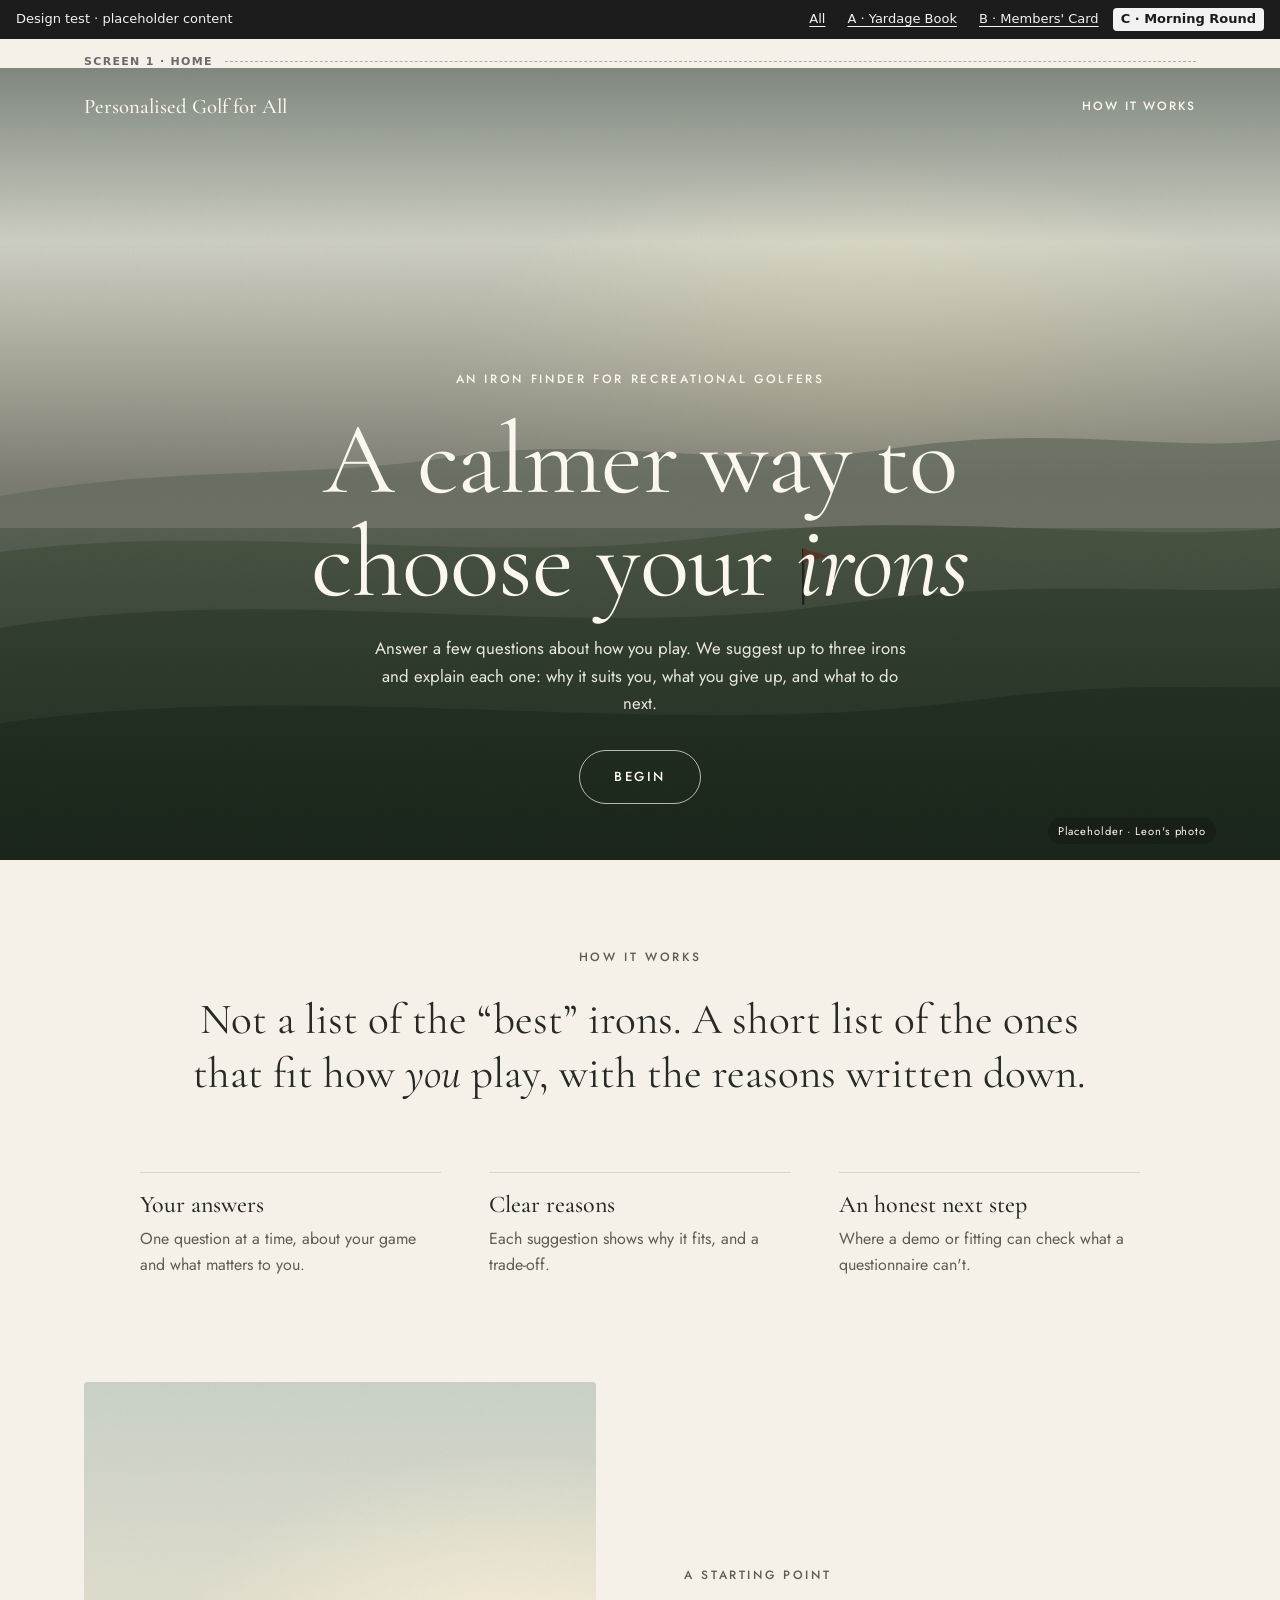
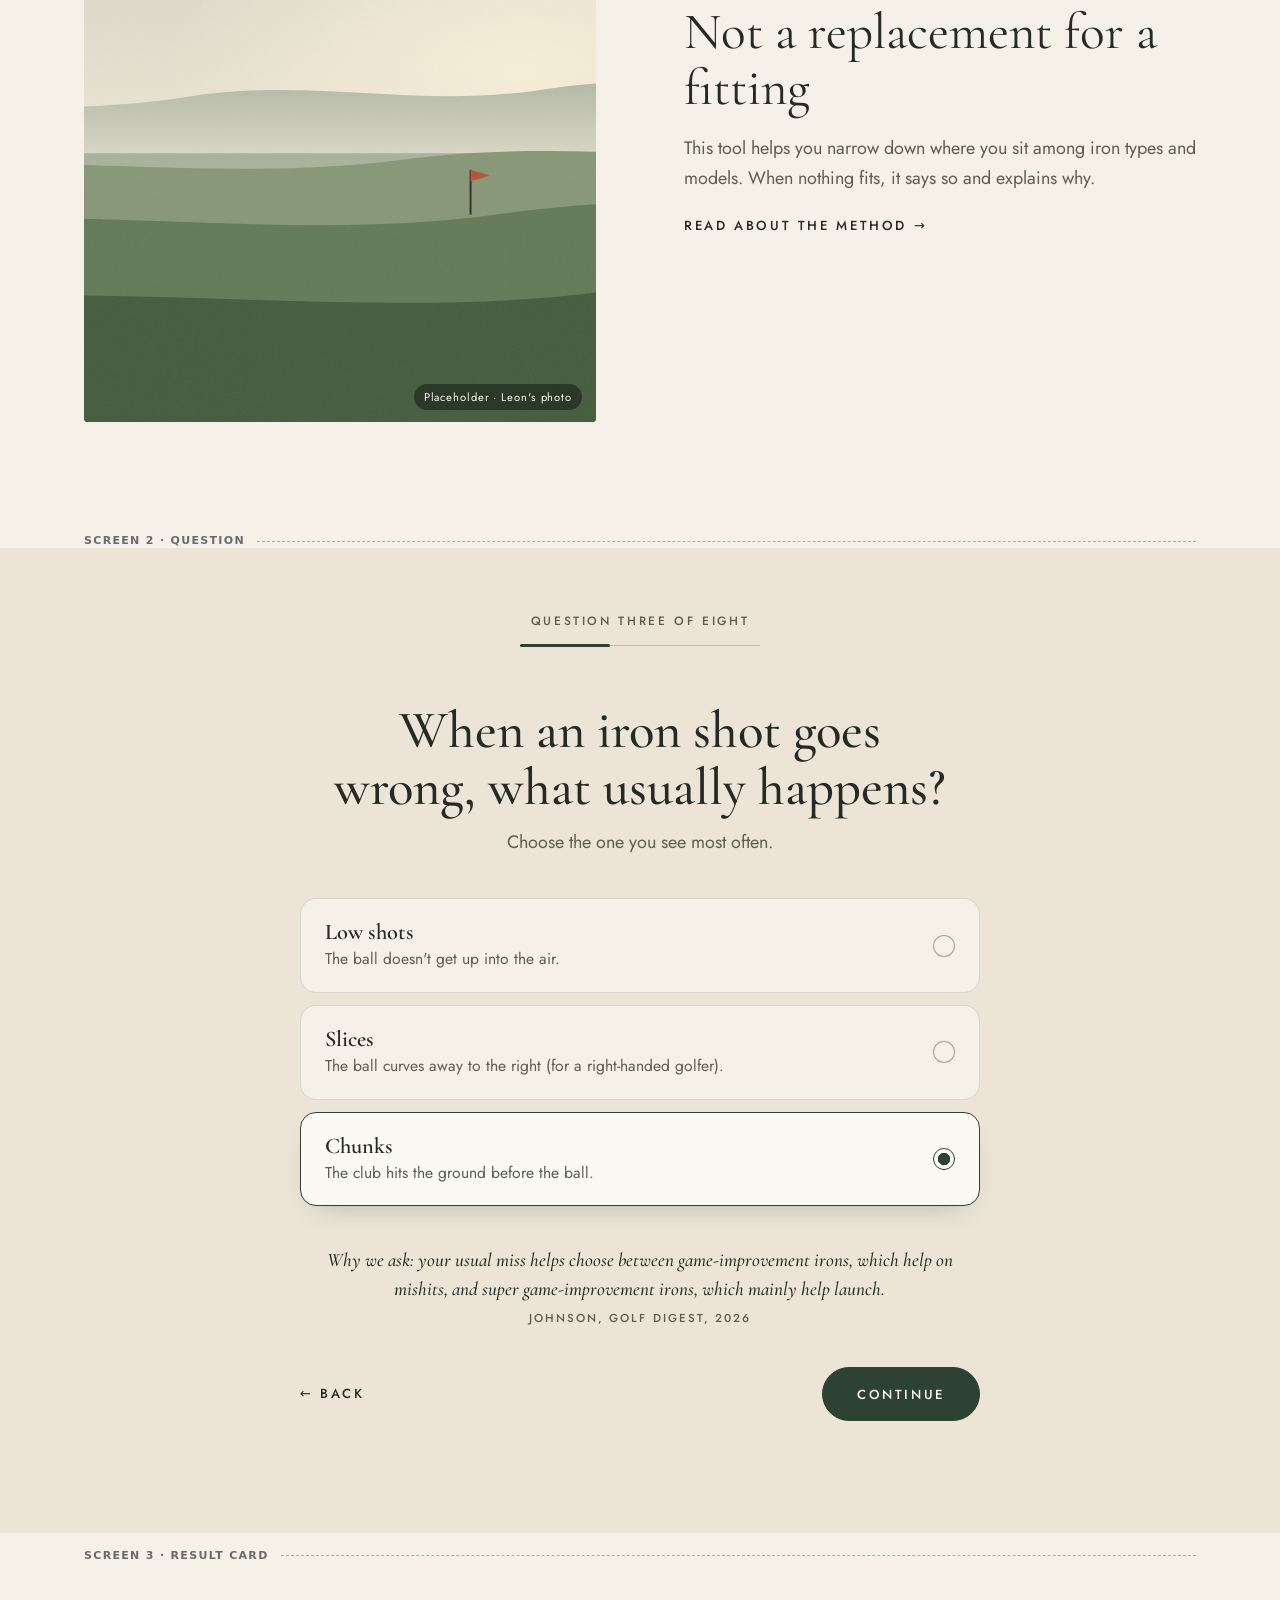
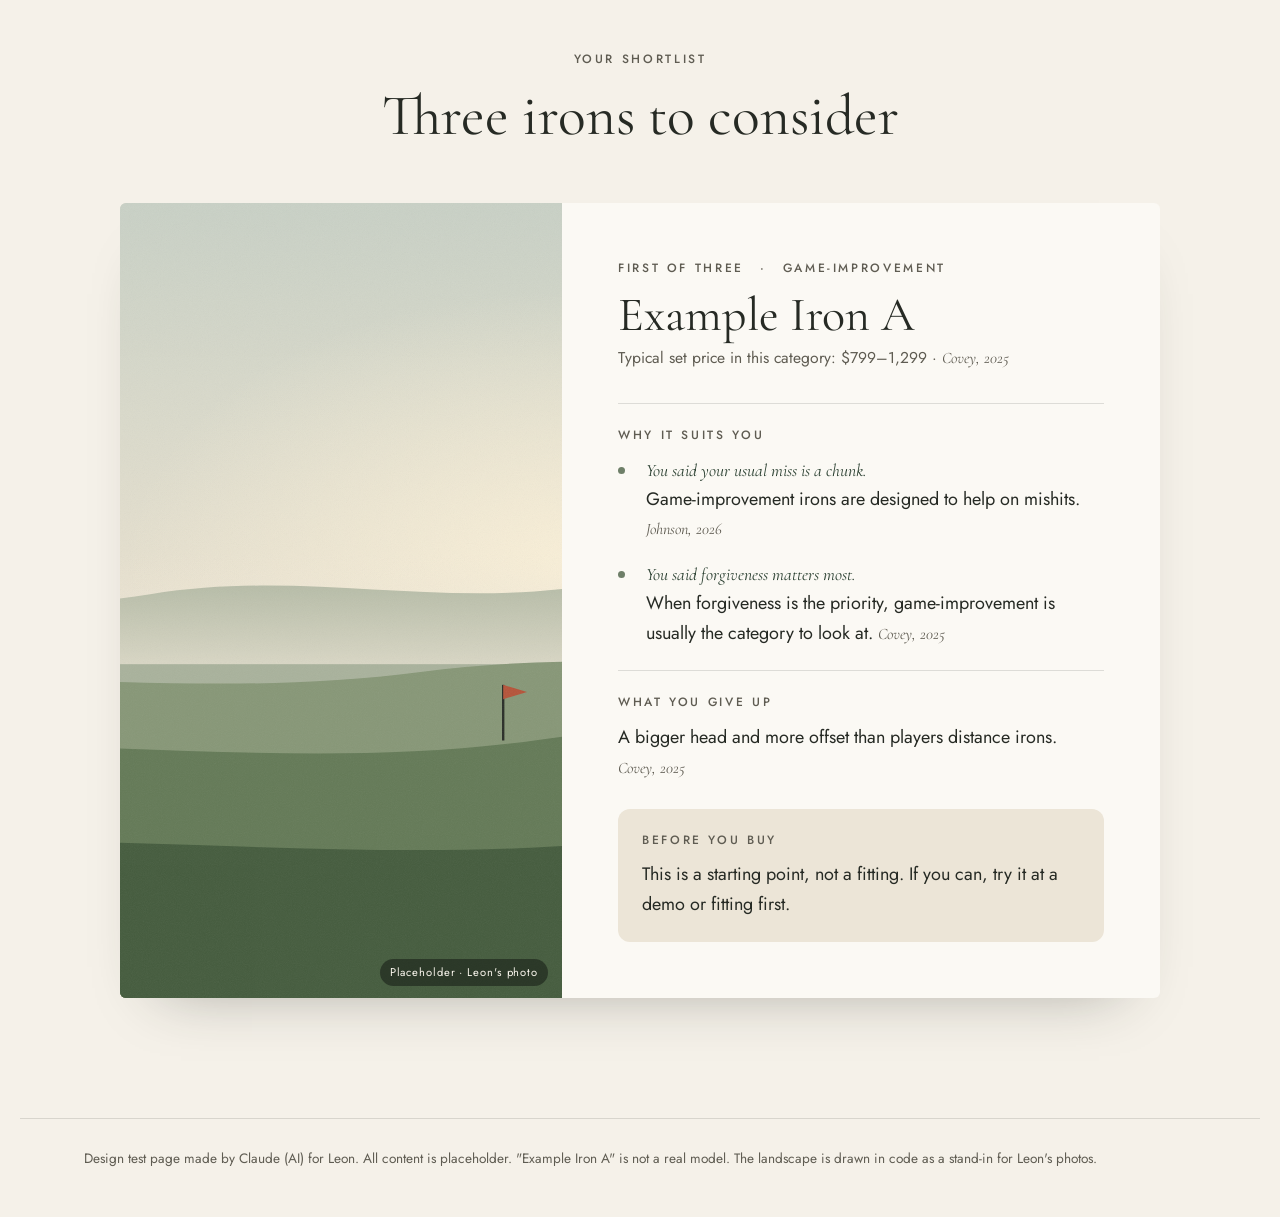
<file: design/c-morning-round.html>
<!DOCTYPE html>
<!--
  DESIGN TEST PAGE: Direction C, "Morning Round"
  Made by Claude (AI) on 10 Nov 2026 for Leon to compare. This is NOT the real site.

  Borrows mainly from tengilemalamala.com: calm, luxurious, large photography.
  Idea: an early-morning round. Big full-width photos, lots of empty space,
  an elegant light serif, soft stone and sage colours, slow gentle fades.

  The "photos" are drawn placeholders (a simple landscape made in code).
  Leon's own photos replace them later. No manufacturer images.

  Everything (HTML + CSS + a tiny bit of JavaScript) is in this one file.
  All text is PLACEHOLDER. Golf facts come from Leon's research notes, with sources.
-->
<html lang="en">
<head>
  <meta charset="UTF-8">
  <meta name="viewport" content="width=device-width, initial-scale=1.0">
  <title>C · Morning Round (design test)</title>

  <script>document.documentElement.classList.add("js");</script>

  <!-- Fonts: Cormorant Garamond (elegant serif headlines) + Jost (clean, readable body) -->
  <link rel="preconnect" href="https://fonts.googleapis.com">
  <link rel="preconnect" href="https://fonts.gstatic.com" crossorigin>
  <link href="https://fonts.googleapis.com/css2?family=Cormorant+Garamond:ital,wght@0,400;0,500;0,600;1,400;1,500&family=Jost:wght@400;500&display=swap" rel="stylesheet">

  <style>
    /* =========================================================
       1. VARIABLES
       ========================================================= */
    :root {
      --stone: #F5F1E9;        /* page background (warm stone) */
      --sand: #ECE5D7;         /* soft panels */
      --ink: #262A24;          /* main text */
      --deep: #2D4233;         /* deep green: buttons, selected answers */
      --sage: #6E7F68;         /* decorative only (lines, dots) */
      --muted: #5F5C52;        /* secondary text (5.9:1 on stone) */
      --line: rgba(38, 42, 36, 0.14);
      --on-photo: #FBF7EE;     /* text on top of photos */

      --serif: "Cormorant Garamond", "Cormorant", Garamond, Georgia, serif;
      --sans: "Jost", "Avenir Next", "Segoe UI", system-ui, sans-serif;

      --slow: cubic-bezier(0.25, 0.6, 0.2, 1);
      --gutter: clamp(20px, 5vw, 64px);
      --max: 1240px;
    }

    /* =========================================================
       2. BASICS
       ========================================================= */
    *, *::before, *::after { box-sizing: border-box; }
    body {
      margin: 0;
      background: var(--stone); color: var(--ink);
      font-family: var(--sans); font-size: 18px; line-height: 1.65;
      -webkit-font-smoothing: antialiased;
    }
    a { color: inherit; }
    :focus-visible { outline: 3px solid var(--deep); outline-offset: 3px; }
    @media (prefers-reduced-motion: no-preference) { html { scroll-behavior: smooth; } }
    .sr-only {
      position: absolute; width: 1px; height: 1px; padding: 0; margin: -1px;
      overflow: hidden; clip: rect(0 0 0 0); white-space: nowrap; border: 0;
    }
    .wrap { max-width: var(--max); margin-inline: auto; padding-inline: var(--gutter); }
    cite { font-style: italic; font-family: var(--serif); font-size: 1rem; color: var(--muted); white-space: nowrap; }

    /* Small spaced-out capitals, used for labels */
    .caps { font-size: 0.75rem; font-weight: 500; letter-spacing: 0.22em; text-transform: uppercase; }

    /* =========================================================
       3. TEST-PAGE BAR (only for comparing designs)
       ========================================================= */
    .testbar {
      position: sticky; top: 0; z-index: 50;
      display: flex; flex-wrap: wrap; justify-content: space-between; align-items: center;
      gap: 6px 16px; padding: 8px 16px;
      background: #1C1C1C; color: #F2F2F2; font: 500 13px/1.3 system-ui, sans-serif;
    }
    .testbar nav { display: flex; gap: 6px; flex-wrap: wrap; }
    .testbar a { color: #F2F2F2; padding: 3px 8px; border-radius: 4px; text-underline-offset: 3px; }
    .testbar a[aria-current="page"] { background: #F2F2F2; color: #1C1C1C; text-decoration: none; font-weight: 700; }
    .screen-tag {
      max-width: var(--max); margin: 0 auto; padding: 16px var(--gutter) 0;
      display: flex; align-items: center; gap: 12px;
      font: 600 11px/1.2 system-ui, sans-serif; letter-spacing: 0.12em; text-transform: uppercase;
      color: #6A6A6A;
    }
    .screen-tag::after { content: ""; flex: 1; border-top: 1px dashed currentColor; opacity: 0.5; }
    section[id] { scroll-margin-top: 56px; }

    /* =========================================================
       4. PHOTO PLACEHOLDER
       The landscape is drawn once (see the hidden <svg> at the top of the page)
       and reused. It fills its box like a real photo would.
       ========================================================= */
    .photo { position: relative; overflow: hidden; background: #DCD8C8; }
    .photo svg { position: absolute; inset: 0; width: 100%; height: 100%; display: block; }
    .photo-label {
      position: absolute; right: 14px; bottom: 12px; z-index: 2;
      padding: 4px 10px; border-radius: 999px;
      background: rgba(20, 26, 21, 0.55); color: var(--on-photo);
      font-size: 0.7rem; letter-spacing: 0.08em;
    }

    /* =========================================================
       5. BUTTONS
       ========================================================= */
    .button {
      display: inline-flex; align-items: center; justify-content: center; gap: 12px;
      min-height: 54px; padding: 14px 34px;
      border-radius: 999px; border: 1px solid var(--deep);
      background: var(--deep); color: var(--on-photo);
      font: 500 0.82rem/1 var(--sans); letter-spacing: 0.2em; text-transform: uppercase;
      text-decoration: none; cursor: pointer;
      transition: background-color 0.5s var(--slow), color 0.5s var(--slow), border-color 0.5s var(--slow);
    }
    .button:hover { background: transparent; color: var(--deep); }
    .button.on-photo { background: transparent; border-color: rgba(251, 247, 238, 0.7); color: var(--on-photo); }
    .button.on-photo:hover { background: var(--on-photo); color: var(--deep); border-color: var(--on-photo); }
    .text-button { font-size: 0.82rem; letter-spacing: 0.2em; text-transform: uppercase; text-decoration: none; font-weight: 500; }
    .text-button:hover { text-decoration: underline; text-underline-offset: 6px; }

    /* =========================================================
       6. SCREEN 1: HOME
       ========================================================= */
    /* Full-width photo with the headline on top */
    .hero {
      position: relative; display: grid; align-items: end;
      min-height: min(88vh, 860px); min-height: min(88svh, 860px);
      color: var(--on-photo);
    }
    .hero .photo { position: absolute; inset: 0; }
    /* A soft dark gradient at the bottom keeps the text readable on any photo */
    .hero::after {
      content: ""; position: absolute; inset: 0; z-index: 1;
      background: linear-gradient(180deg, rgba(16, 24, 18, 0.4) 0%, rgba(16, 24, 18, 0.05) 22%, rgba(16, 24, 18, 0.5) 52%, rgba(16, 24, 18, 0.82) 100%);
    }
    .hero-header, .hero-text { position: relative; z-index: 2; }
    .hero-header {
      position: absolute; top: 0; left: 0; right: 0;
      display: flex; justify-content: space-between; align-items: center; gap: 16px;
      padding-block: 22px;
    }
    .wordmark { font-family: var(--serif); font-size: clamp(1.05rem, 3.6vw, 1.3rem); font-weight: 500; text-decoration: none; white-space: nowrap; }
    .hero-header a.caps { text-decoration: none; white-space: nowrap; letter-spacing: 0.16em; }
    .hero-header a.caps:hover { text-decoration: underline; text-underline-offset: 6px; }

    .hero-text { padding-block: 120px 56px; text-align: center; }
    .hero-text .caps { margin: 0 0 18px; }
    h1 {
      margin: 0 auto 22px; max-width: 13em;
      font-family: var(--serif); font-weight: 400;
      font-size: clamp(2.8rem, 8.6vw, 6.4rem); line-height: 1; letter-spacing: -0.01em;
      text-wrap: balance;
    }
    h1 em { font-weight: 400; }
    .hero-lede { margin: 0 auto 32px; max-width: 32em; font-size: 1.05rem; color: rgba(251, 247, 238, 0.92); }
    .hero .photo-label { right: var(--gutter); bottom: 16px; }

    /* Calm intro below the photo */
    .intro { padding-block: 88px 40px; text-align: center; }
    .intro .caps { margin: 0 0 24px; color: var(--muted); }
    .intro-statement {
      margin: 0 auto; max-width: 22em;
      font-family: var(--serif); font-weight: 400; font-size: clamp(1.75rem, 4.2vw, 2.7rem); line-height: 1.25;
      text-wrap: balance;
    }
    .pillars { list-style: none; margin: 72px auto 0; padding: 0; display: grid; gap: 36px; max-width: 1000px; text-align: left; }
    .pillars li { padding-top: 18px; border-top: 1px solid var(--line); }
    .pillars h2 { margin: 0 0 6px; font-family: var(--serif); font-weight: 500; font-size: 1.5rem; line-height: 1.2; }
    .pillars p { margin: 0; color: var(--muted); font-size: 1rem; }

    /* Photo + text side by side */
    .split { display: grid; gap: 36px; padding-block: 64px 96px; align-items: center; }
    .split .photo { aspect-ratio: 4 / 5; border-radius: 4px; }
    .split .caps { margin: 0 0 18px; color: var(--muted); }
    .split h2 { margin: 0 0 18px; font-family: var(--serif); font-weight: 400; font-size: clamp(2rem, 4.6vw, 3.2rem); line-height: 1.1; }
    .split p { margin: 0 0 16px; max-width: 30em; color: var(--muted); }

    @media (min-width: 860px) {
      .pillars { grid-template-columns: repeat(3, 1fr); gap: 48px; }
      .split { grid-template-columns: 1fr 1fr; gap: 88px; }
      .split .photo { aspect-ratio: 4 / 5; }
    }

    /* =========================================================
       7. SCREEN 2: ONE QUESTION
       ========================================================= */
    .question { padding-block: 64px 112px; background: var(--sand); }
    .q-inner { max-width: 680px; margin-inline: auto; text-align: center; }
    .progress { margin-bottom: 56px; }
    .progress .caps { margin: 0 0 14px; color: var(--muted); }
    .progress-line { position: relative; height: 1px; max-width: 240px; margin-inline: auto; background: rgba(38, 42, 36, 0.2); }
    .progress-line span { position: absolute; left: 0; top: -1px; height: 3px; width: var(--p); border-radius: 2px; background: var(--deep); }

    fieldset { border: 0; margin: 0; padding: 0; min-width: 0; }
    legend { width: 100%; padding: 0; margin-bottom: 12px; }
    .q-title {
      display: block;
      font-family: var(--serif); font-weight: 500;
      font-size: clamp(2.1rem, 6vw, 3.3rem); line-height: 1.08;
      text-wrap: balance;
    }
    .hint { margin: 0 0 40px; color: var(--muted); }

    .options { display: grid; gap: 12px; text-align: left; }
    .option {
      display: grid; grid-template-columns: 1fr auto; align-items: center; gap: 16px;
      padding: 20px 24px;
      border: 1px solid var(--line); border-radius: 16px;
      background: var(--stone); cursor: pointer;
      transition: border-color 0.5s var(--slow), background-color 0.5s var(--slow), box-shadow 0.5s var(--slow);
    }
    .option:hover { border-color: rgba(45, 66, 51, 0.5); }
    .option strong { display: block; font-family: var(--serif); font-weight: 600; font-size: 1.4rem; line-height: 1.2; }
    .option span span { display: block; color: var(--muted); font-size: 0.98rem; }
    .option input {
      appearance: none; -webkit-appearance: none; margin: 0;
      width: 22px; height: 22px; border-radius: 50%;
      border: 1px solid rgba(38, 42, 36, 0.4);
      background: radial-gradient(circle, var(--deep) 0 42%, transparent 45%) center / 0 0 no-repeat;
      transition: background-size 0.4s var(--slow), border-color 0.4s;
      cursor: pointer;
    }
    .option:has(input:checked) { border-color: var(--deep); background: #FBF9F4; box-shadow: 0 12px 30px -18px rgba(45, 66, 51, 0.45); }
    .option input:checked { border-color: var(--deep); background-size: 100% 100%; }
    @supports selector(:has(*)) {
      .option input:focus-visible { outline: none; }
      .option:has(input:focus-visible) { outline: 3px solid var(--deep); outline-offset: 3px; }
    }

    .why { margin: 40px auto 0; max-width: 34em; font-family: var(--serif); font-style: italic; font-weight: 500; font-size: 1.2rem; line-height: 1.5; color: var(--ink); }
    .why cite { display: block; margin-top: 6px; font-family: var(--sans); font-style: normal; font-size: 0.72rem; letter-spacing: 0.18em; text-transform: uppercase; }
    .q-nav { display: flex; justify-content: space-between; align-items: center; gap: 16px; margin-top: 40px; }

    /* =========================================================
       8. SCREEN 3: ONE RESULT CARD
       ========================================================= */
    .result { padding-block: 88px 120px; }
    .result-head { text-align: center; margin-bottom: 56px; }
    .result-head .caps { margin: 0 0 16px; color: var(--muted); }
    .result-head h2 { margin: 0; font-family: var(--serif); font-weight: 400; font-size: clamp(2.2rem, 5.4vw, 3.6rem); line-height: 1.05; }

    .card { display: grid; max-width: 1040px; margin-inline: auto; background: #FBF9F4; border-radius: 6px; overflow: hidden; box-shadow: 0 30px 60px -40px rgba(38, 42, 36, 0.4); }
    .card .photo { aspect-ratio: 4 / 3; }
    .card-text { padding: clamp(26px, 5vw, 56px); }
    .card-meta { display: flex; flex-wrap: wrap; gap: 6px 16px; margin: 0 0 12px; color: var(--muted); }
    .card-meta span + span::before { content: "·"; margin-right: 16px; }
    .card h3 { margin: 0 0 6px; font-family: var(--serif); font-weight: 400; font-size: clamp(2.2rem, 5vw, 3rem); line-height: 1; }
    .price { margin: 0 0 32px; color: var(--muted); font-size: 0.98rem; }

    .card h4 { margin: 0 0 10px; color: var(--muted); }
    .card-section { padding-block: 22px; border-top: 1px solid var(--line); }
    .card-section p { margin: 0; }
    .reasons { list-style: none; margin: 0; padding: 0; display: grid; gap: 16px; }
    .reasons li { display: grid; grid-template-columns: 14px 1fr; gap: 14px; }
    .reasons li::before { content: ""; width: 7px; height: 7px; margin-top: 11px; border-radius: 50%; background: var(--sage); }
    .from-answer { display: block; font-family: var(--serif); font-style: italic; font-size: 1.1rem; color: var(--deep); }
    .card-section.next-step { padding: 22px 24px; margin-top: 4px; border-top: 0; border-radius: 12px; background: var(--sand); }

    @media (min-width: 860px) {
      .card { grid-template-columns: 0.85fr 1.15fr; }
      .card .photo { aspect-ratio: auto; min-height: 100%; }
    }

    .test-footer { padding-block: 28px 48px; border-top: 1px solid var(--line); font-size: 0.85rem; color: var(--muted); }

    /* =========================================================
       9. MOTION: slow, gentle fades (only when allowed)
       The headline fades up first, then the button: it shows the
       visitor where to look and what to do next.
       ========================================================= */
    @media (prefers-reduced-motion: no-preference) {
      .js .hero-text > * { opacity: 0; transform: translateY(14px); animation: settle 1.4s var(--slow) forwards; }
      .js .hero-text > :nth-child(2) { animation-delay: 0.15s; }
      .js .hero-text > :nth-child(3) { animation-delay: 0.35s; }
      .js .hero-text > :nth-child(4) { animation-delay: 0.6s; }
      @keyframes settle { to { opacity: 1; transform: none; } }

      .js [data-reveal] { opacity: 0; transform: translateY(24px); transition: opacity 1.2s var(--slow), transform 1.2s var(--slow); }
      .js [data-reveal].is-visible { opacity: 1; transform: none; }

      .js .progress-line[data-reveal] { opacity: 1; transform: none; }
      .js .progress-line[data-reveal] span { width: calc(var(--p) - 12.5%); transition: width 1.4s var(--slow) 0.3s; }
      .js .progress-line[data-reveal].is-visible span { width: var(--p); }
    }
  </style>
</head>
<body>

  <!-- The drawn landscape used as a photo placeholder. Defined once, reused with <use>. -->
  <svg width="0" height="0" style="position:absolute" aria-hidden="true" focusable="false">
    <defs>
      <linearGradient id="sky" x1="0" y1="0" x2="0" y2="1">
        <stop offset="0" stop-color="#C9D1C6"/>
        <stop offset="0.5" stop-color="#E8E1CF"/>
        <stop offset="1" stop-color="#EAD7B8"/>
      </linearGradient>
      <radialGradient id="glow" cx="0.68" cy="0.46" r="0.35">
        <stop offset="0" stop-color="#FAF0D8" stop-opacity="0.95"/>
        <stop offset="1" stop-color="#FAF0D8" stop-opacity="0"/>
      </radialGradient>
      <linearGradient id="mist" x1="0" y1="0" x2="0" y2="1">
        <stop offset="0" stop-color="#EDE6D6" stop-opacity="0"/>
        <stop offset="1" stop-color="#EDE6D6" stop-opacity="0.7"/>
      </linearGradient>
      <filter id="grain">
        <feTurbulence type="fractalNoise" baseFrequency="0.85" numOctaves="2" stitchTiles="stitch"/>
        <feColorMatrix type="saturate" values="0"/>
      </filter>
      <symbol id="landscape" viewBox="0 0 1600 1000" preserveAspectRatio="xMidYMid slice">
        <rect width="1600" height="1000" fill="url(#sky)"/>
        <rect width="1600" height="1000" fill="url(#glow)"/>
        <path d="M0 540 C220 500 380 520 560 492 C760 460 920 512 1120 480 C1320 450 1460 486 1600 470 V1000 H0Z" fill="#A9B29C"/>
        <rect y="440" width="1600" height="140" fill="url(#mist)"/>
        <path d="M0 610 C300 570 600 630 900 590 C1150 556 1400 600 1600 580 V1000 H0Z" fill="#879777"/>
        <path d="M0 705 C350 645 700 725 1050 675 C1300 640 1480 665 1600 655 V1000 H0Z" fill="#647A57"/>
        <path d="M-40 830 C380 760 820 850 1220 795 C1420 768 1530 784 1640 778 V1000 H-40Z" fill="#455C3E"/>
        <line x1="1004" y1="676" x2="1004" y2="606" stroke="#2A2E28" stroke-width="3"/>
        <path d="M1004 606 L1034 615 L1004 624Z" fill="#B5543A"/>
        <rect width="1600" height="1000" filter="url(#grain)" opacity="0.07"/>
      </symbol>
    </defs>
  </svg>

  <div class="testbar">
    <span>Design test · placeholder content</span>
    <nav aria-label="Design directions">
      <a href="index.html">All</a>
      <a href="a-yardage-book.html">A · Yardage Book</a>
      <a href="b-members-card.html">B · Members' Card</a>
      <a href="c-morning-round.html" aria-current="page">C · Morning Round</a>
    </nav>
  </div>

  <main>
    <!-- ================= SCREEN 1: HOME ================= -->
    <p class="screen-tag">Screen 1 · Home</p>
    <section id="home" aria-labelledby="home-title">
      <div class="hero">
        <div class="photo" role="img" aria-label="Placeholder for Leon's own photo of a golf course in the morning">
          <svg aria-hidden="true" focusable="false"><use href="#landscape"/></svg>
        </div>
        <div class="hero-header wrap">
          <a class="wordmark" href="#home">Personalised Golf for All</a>
          <a class="caps" href="#">How it works</a>
        </div>
        <div class="hero-text wrap">
          <p class="caps">An iron finder for recreational golfers</p>
          <h1 id="home-title">A calmer way to choose your <em>irons</em></h1>
          <p class="hero-lede">Answer a few questions about how you play. We suggest up to three irons and explain each one: why it suits you, what you give up, and what to do next.</p>
          <a class="button on-photo" href="#question">Begin</a>
        </div>
        <span class="photo-label">Placeholder · Leon's photo</span>
      </div>

      <div class="intro wrap" data-reveal>
        <p class="caps">How it works</p>
        <p class="intro-statement">Not a list of the “best” irons. A short list of the ones that fit how <em>you</em> play, with the reasons written down.</p>
        <ul class="pillars">
          <li><h2>Your answers</h2><p>One question at a time, about your game and what matters to you.</p></li>
          <li><h2>Clear reasons</h2><p>Each suggestion shows why it fits, and a trade-off.</p></li>
          <li><h2>An honest next step</h2><p>Where a demo or fitting can check what a questionnaire can't.</p></li>
        </ul>
      </div>

      <div class="split wrap" data-reveal>
        <div class="photo" role="img" aria-label="Placeholder for Leon's own photo">
          <svg aria-hidden="true" focusable="false"><use href="#landscape"/></svg>
          <span class="photo-label">Placeholder · Leon's photo</span>
        </div>
        <div>
          <p class="caps">A starting point</p>
          <h2>Not a replacement for a fitting</h2>
          <p>This tool helps you narrow down where you sit among iron types and models. When nothing fits, it says so and explains why.</p>
          <a class="text-button" href="#">Read about the method →</a>
        </div>
      </div>
    </section>

    <!-- ================= SCREEN 2: ONE QUESTION ================= -->
    <p class="screen-tag">Screen 2 · Question</p>
    <section id="question" class="question" aria-labelledby="q-title">
      <div class="wrap">
        <div class="q-inner">
          <div class="progress">
            <p class="caps">Question three of eight</p>
            <div class="progress-line" data-reveal role="progressbar" aria-label="Questionnaire progress"
                 aria-valuemin="0" aria-valuemax="8" aria-valuenow="3" style="--p: 37.5%"><span></span></div>
          </div>

          <form>
            <fieldset>
              <legend><span class="q-title" id="q-title">When an iron shot goes wrong, what usually happens?</span></legend>
              <p class="hint">Choose the one you see most often.</p>
              <div class="options">
                <label class="option">
                  <span><strong>Low shots</strong><span>The ball doesn't get up into the air.</span></span>
                  <input type="radio" name="miss-c" value="low">
                </label>
                <label class="option">
                  <span><strong>Slices</strong><span>The ball curves away to the right (for a right-handed golfer).</span></span>
                  <input type="radio" name="miss-c" value="slice">
                </label>
                <label class="option">
                  <span><strong>Chunks</strong><span>The club hits the ground before the ball.</span></span>
                  <input type="radio" name="miss-c" value="chunk" checked>
                </label>
              </div>
            </fieldset>

            <p class="why">
              Why we ask: your usual miss helps choose between game-improvement irons, which help on mishits, and super game-improvement irons, which mainly help launch.
              <cite>Johnson, Golf Digest, 2026</cite>
            </p>

            <div class="q-nav">
              <a class="text-button" href="#home">← Back</a>
              <a class="button" href="#result">Continue</a>
            </div>
          </form>
        </div>
      </div>
    </section>

    <!-- ================= SCREEN 3: ONE RESULT CARD ================= -->
    <p class="screen-tag">Screen 3 · Result card</p>
    <section id="result" class="result wrap" aria-labelledby="result-title">
      <div class="result-head">
        <p class="caps">Your shortlist</p>
        <h2 id="result-title">Three irons to consider</h2>
      </div>

      <article class="card" data-reveal aria-labelledby="r-title">
        <div class="photo" role="img" aria-label="Placeholder for Leon's own photo">
          <svg aria-hidden="true" focusable="false"><use href="#landscape"/></svg>
          <span class="photo-label">Placeholder · Leon's photo</span>
        </div>
        <div class="card-text">
          <p class="card-meta caps"><span>First of three</span><span>Game-improvement</span></p>
          <h3 id="r-title">Example Iron A</h3>
          <p class="price">Typical set price in this category: $799–1,299 · <cite>Covey, 2025</cite></p>

          <div class="card-section">
            <h4 class="caps">Why it suits you</h4>
            <ul class="reasons">
              <li><p><span class="from-answer">You said your usual miss is a chunk.</span>Game-improvement irons are designed to help on mishits. <cite>Johnson, 2026</cite></p></li>
              <li><p><span class="from-answer">You said forgiveness matters most.</span>When forgiveness is the priority, game-improvement is usually the category to look at. <cite>Covey, 2025</cite></p></li>
            </ul>
          </div>
          <div class="card-section">
            <h4 class="caps">What you give up</h4>
            <p>A bigger head and more offset than players distance irons. <cite>Covey, 2025</cite></p>
          </div>
          <div class="card-section next-step">
            <h4 class="caps">Before you buy</h4>
            <p>This is a starting point, not a fitting. If you can, try it at a demo or fitting first.</p>
          </div>
        </div>
      </article>
    </section>
  </main>

  <footer class="test-footer wrap">
    Design test page made by Claude (AI) for Leon. All content is placeholder. "Example Iron A" is not a real model. The landscape is drawn in code as a stand-in for Leon's photos.
  </footer>

  <script>
    // Adds "is-visible" to elements marked data-reveal when they scroll into view.
    // The CSS uses it for the slow fade-ins and the progress line.
    var revealItems = document.querySelectorAll("[data-reveal]");
    if ("IntersectionObserver" in window) {
      var observer = new IntersectionObserver(function (entries) {
        entries.forEach(function (entry) {
          if (entry.isIntersecting) {
            entry.target.classList.add("is-visible");
            observer.unobserve(entry.target);
          }
        });
      }, { threshold: 0.15 });
      revealItems.forEach(function (item) { observer.observe(item); });
    } else {
      revealItems.forEach(function (item) { item.classList.add("is-visible"); });
    }
  </script>
</body>
</html>
</file>
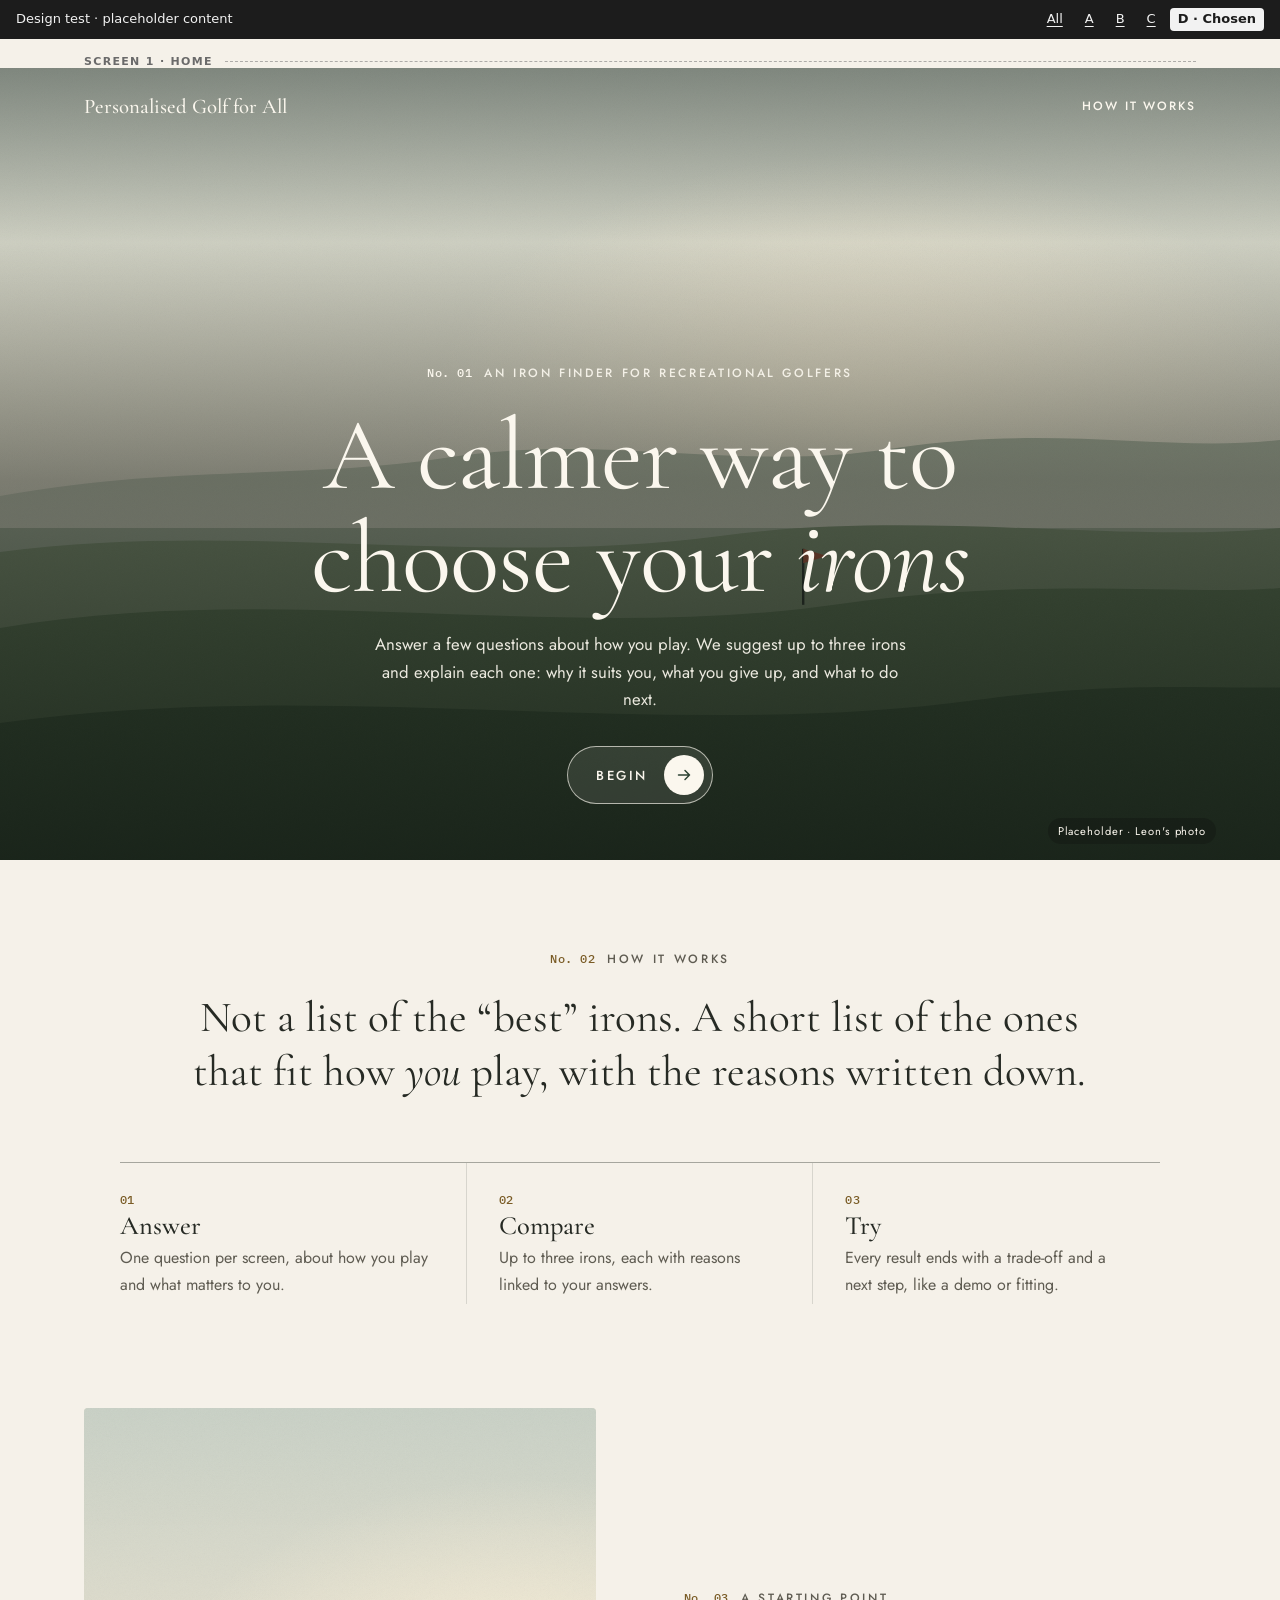
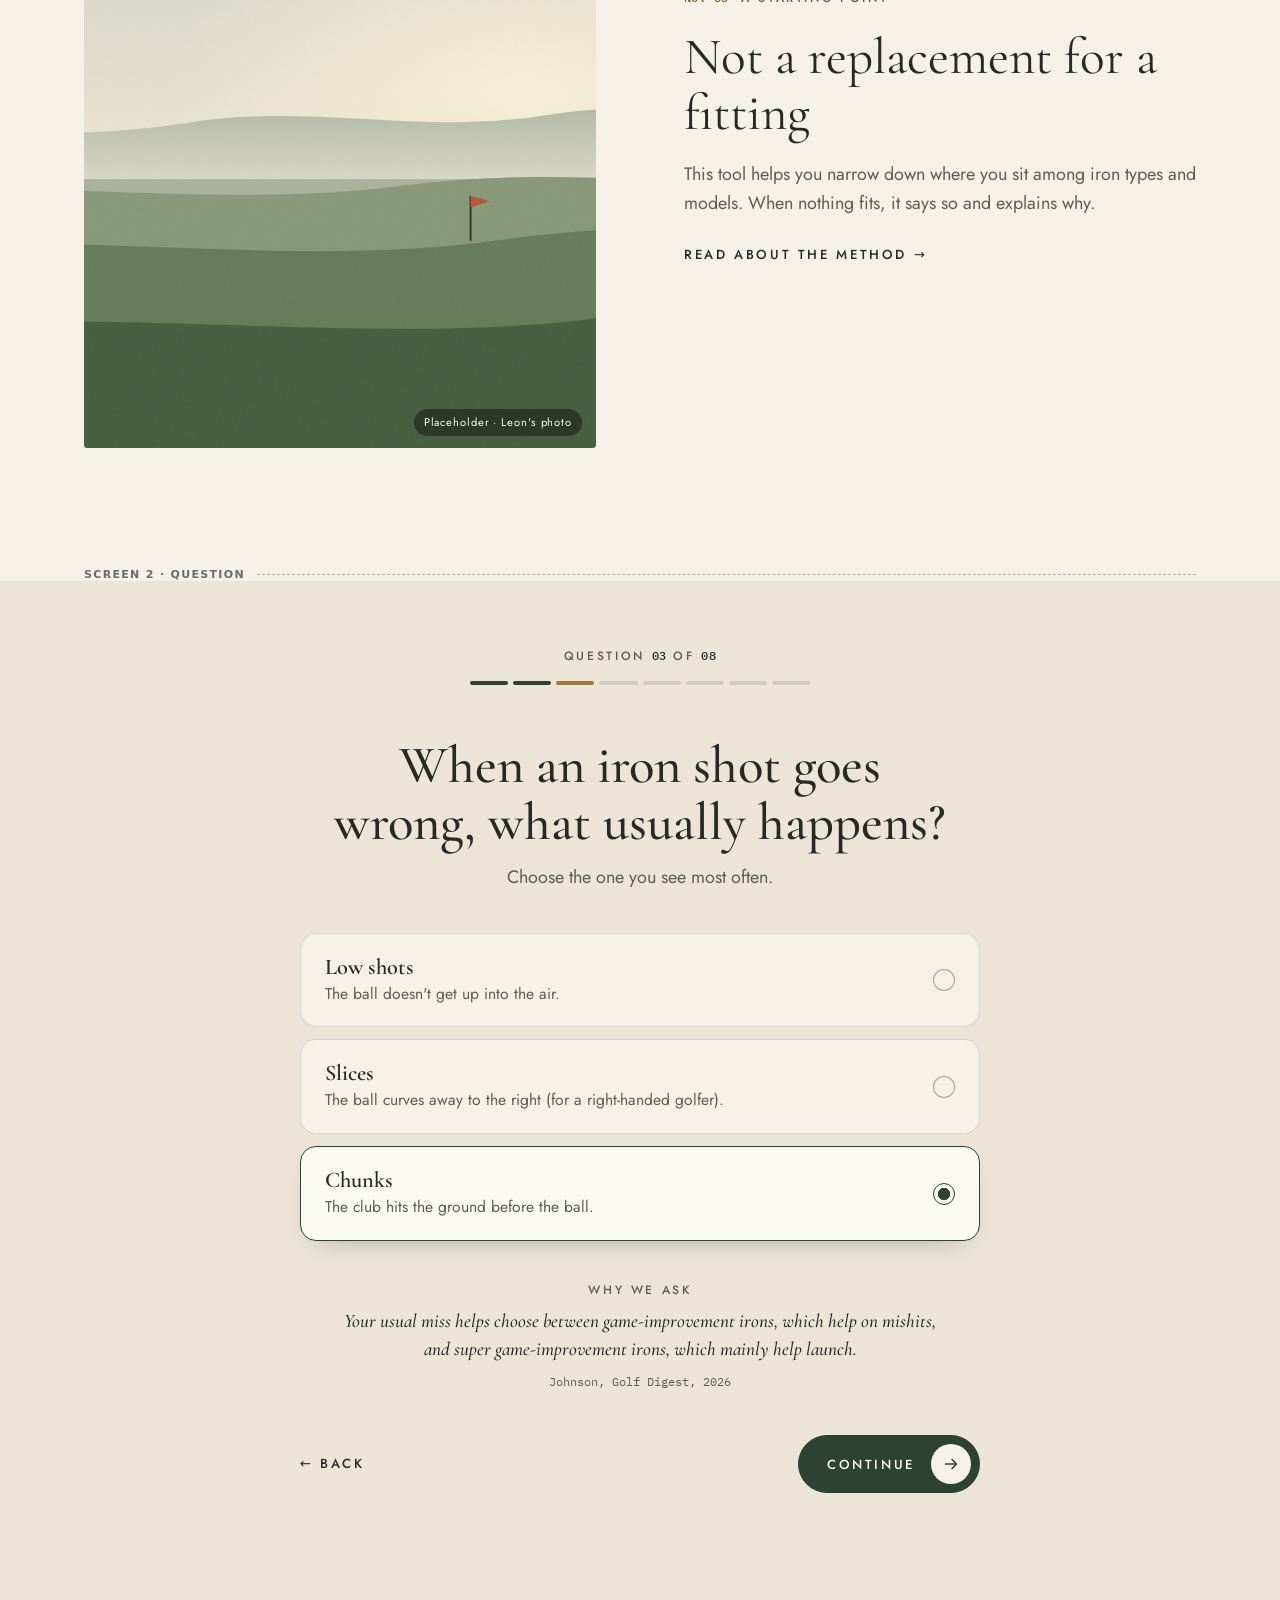
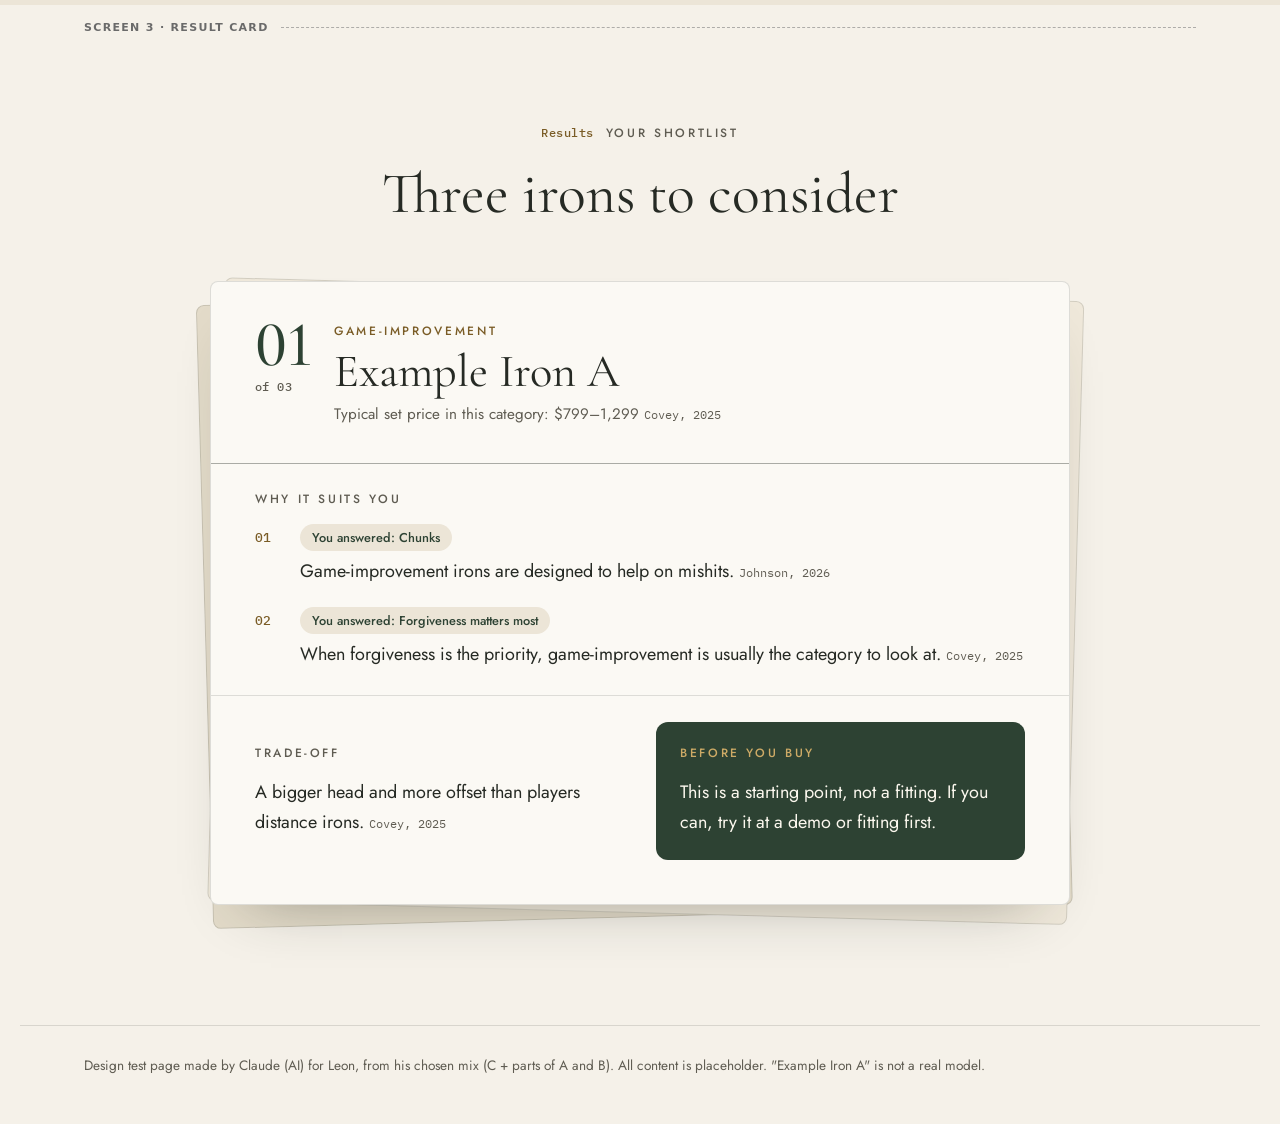
<file: design/d-chosen.html>
<!DOCTYPE html>
<!--
  DESIGN TEST PAGE: Direction D, "Chosen" (Morning Round + parts of A and B)
  Made by Claude (AI) on 10 Nov 2026 from Leon's decision. This is NOT the real site yet.

  Leon chose Direction C (Morning Round) as the base:
    full-width photo opening, light serif, stone/sage colours, gentle fades.
  Borrowed from A (Yardage Book):
    small numbers and labels (No. 01, 01 Answer / 02 Compare / 03 Try), thin ruled lines,
    the result card layout ("You answered" tags, numbered reasons, trade-off,
    dark "Before you buy" box, small sources).
  Borrowed from B (Members' Card):
    the 3-card fan-out for the shortlist (made calmer), the segmented progress bar,
    result parts appearing in order, a small brass accent, the round arrow button.

  Everything (HTML + CSS + a tiny bit of JavaScript) is in this one file.
  All text is PLACEHOLDER. Golf facts come from Leon's research notes, with sources.
-->
<html lang="en">
<head>
  <meta charset="UTF-8">
  <meta name="viewport" content="width=device-width, initial-scale=1.0">
  <title>D · Chosen (design test)</title>

  <script>document.documentElement.classList.add("js");</script>

  <!-- Fonts: Cormorant Garamond (headlines, from C), Jost (body, from C), IBM Plex Mono (small numbers, from A) -->
  <link rel="preconnect" href="https://fonts.googleapis.com">
  <link rel="preconnect" href="https://fonts.gstatic.com" crossorigin>
  <link href="https://fonts.googleapis.com/css2?family=Cormorant+Garamond:ital,wght@0,400;0,500;0,600;1,400;1,500&family=IBM+Plex+Mono:wght@400;500&family=Jost:wght@400;500&display=swap" rel="stylesheet">

  <style>
    /* =========================================================
       1. VARIABLES
       ========================================================= */
    :root {
      /* From C: stone and sage */
      --stone: #F5F1E9;        /* page background */
      --sand: #ECE5D7;         /* soft panels (question screen) */
      --paper: #FBF9F4;        /* cards */
      --ink: #262A24;          /* main text */
      --deep: #2D4233;         /* deep green: buttons, "Before you buy" box */
      --deep-hover: #22342A;
      --sage: #6E7F68;         /* decorative only */
      --muted: #5F5C52;        /* secondary text (5.9:1 on stone) */
      --line: rgba(38, 42, 36, 0.14);          /* thin ruled lines (from A) */
      --line-strong: rgba(38, 42, 36, 0.38);
      --on-photo: #FBF7EE;     /* text on photos and on deep green */

      /* From B: a small brass accent, in three strengths */
      --brass: #CDAA66;        /* on dark backgrounds only (5:1+ on deep green) */
      --brass-deep: #9C7A3C;   /* progress segment on light backgrounds (3:1) */
      --brass-ink: #7A5C26;    /* brass-coloured small text on light backgrounds (4.9:1+) */

      --serif: "Cormorant Garamond", "Cormorant", Garamond, Georgia, serif;
      --sans: "Jost", "Avenir Next", "Segoe UI", system-ui, sans-serif;
      --mono: "IBM Plex Mono", ui-monospace, Menlo, Consolas, monospace;

      --slow: cubic-bezier(0.25, 0.6, 0.2, 1);   /* calm easing, from C */
      --gutter: clamp(20px, 5vw, 64px);
      --max: 1240px;
    }

    /* =========================================================
       2. BASICS
       ========================================================= */
    *, *::before, *::after { box-sizing: border-box; }
    body {
      margin: 0;
      background: var(--stone); color: var(--ink);
      font-family: var(--sans); font-size: 18px; line-height: 1.65;
      -webkit-font-smoothing: antialiased;
    }
    a { color: inherit; }
    :focus-visible { outline: 3px solid var(--deep); outline-offset: 3px; }
    @media (prefers-reduced-motion: no-preference) { html { scroll-behavior: smooth; } }
    .sr-only {
      position: absolute; width: 1px; height: 1px; padding: 0; margin: -1px;
      overflow: hidden; clip: rect(0 0 0 0); white-space: nowrap; border: 0;
    }
    .wrap { max-width: var(--max); margin-inline: auto; padding-inline: var(--gutter); }

    /* Small spaced-out capitals for labels (from C) */
    .caps { font-size: 0.75rem; font-weight: 500; letter-spacing: 0.22em; text-transform: uppercase; }

    /* Small monospace numbers (from A) */
    .num { font-family: var(--mono); font-size: 0.78rem; font-weight: 500; letter-spacing: 0.04em; text-transform: none; }

    /* Section label like "No. 01 · How it works": number + caps */
    .kicker { display: flex; flex-wrap: wrap; justify-content: center; align-items: baseline; gap: 4px 12px; margin: 0 0 20px; color: var(--muted); }
    .kicker .num { color: var(--brass-ink); }

    /* Small sources next to facts (from A; R-i) */
    cite { font-style: normal; font-family: var(--mono); font-size: 0.72rem; color: var(--muted); white-space: nowrap; }

    /* =========================================================
       3. TEST-PAGE BAR (only for comparing designs)
       ========================================================= */
    .testbar {
      position: sticky; top: 0; z-index: 50;
      display: flex; flex-wrap: wrap; justify-content: space-between; align-items: center;
      gap: 6px 16px; padding: 8px 16px;
      background: #1C1C1C; color: #F2F2F2; font: 500 13px/1.3 system-ui, sans-serif;
    }
    .testbar nav { display: flex; gap: 6px; flex-wrap: wrap; }
    .testbar a { color: #F2F2F2; padding: 3px 8px; border-radius: 4px; text-underline-offset: 3px; }
    .testbar a[aria-current="page"] { background: #F2F2F2; color: #1C1C1C; text-decoration: none; font-weight: 700; }
    .screen-tag {
      max-width: var(--max); margin: 0 auto; padding: 16px var(--gutter) 0;
      display: flex; align-items: center; gap: 12px;
      font: 600 11px/1.2 system-ui, sans-serif; letter-spacing: 0.12em; text-transform: uppercase;
      color: #6A6A6A;
    }
    .screen-tag::after { content: ""; flex: 1; border-top: 1px dashed currentColor; opacity: 0.5; }
    section[id] { scroll-margin-top: 56px; }

    /* =========================================================
       4. PHOTO PLACEHOLDER (from C)
       ========================================================= */
    .photo { position: relative; overflow: hidden; background: #DCD8C8; }
    .photo svg { position: absolute; inset: 0; width: 100%; height: 100%; display: block; }
    .photo-label {
      position: absolute; right: 14px; bottom: 12px; z-index: 2;
      padding: 4px 10px; border-radius: 999px;
      background: rgba(20, 26, 21, 0.55); color: var(--on-photo);
      font-size: 0.7rem; letter-spacing: 0.08em;
    }

    /* =========================================================
       5. ROUND ARROW BUTTON (from B, calmer)
       The arrow sits in its own circle and moves forward on hover.
       ========================================================= */
    .button {
      display: inline-flex; align-items: center; gap: 16px;
      min-height: 56px; padding: 8px 8px 8px 28px;
      border: 1px solid var(--deep); border-radius: 999px;
      background: var(--deep); color: var(--on-photo);
      font: 500 0.82rem/1 var(--sans); letter-spacing: 0.2em; text-transform: uppercase;
      text-decoration: none; cursor: pointer;
      transition: background-color 0.5s var(--slow), color 0.5s var(--slow), border-color 0.5s var(--slow);
    }
    .button .arrow {
      display: grid; place-items: center; flex-shrink: 0;
      width: 40px; height: 40px; border-radius: 50%;
      background: var(--stone); color: var(--deep);
      transition: transform 0.5s var(--slow), background-color 0.5s var(--slow), color 0.5s var(--slow);
    }
    .button .arrow svg { width: 16px; height: 16px; }
    .button:hover { background: var(--deep-hover); }
    .button:hover .arrow { transform: translateX(3px); }

    /* Version for on top of a photo: see-through with a light outline */
    .button.on-photo { background: rgba(251, 247, 238, 0.1); border-color: rgba(251, 247, 238, 0.65); color: var(--on-photo); }
    .button.on-photo .arrow { background: var(--on-photo); color: var(--deep); }
    .button.on-photo:hover { background: var(--on-photo); color: var(--deep); border-color: var(--on-photo); }
    .button.on-photo:hover .arrow { background: var(--deep); color: var(--on-photo); }

    .text-button { font-size: 0.82rem; font-weight: 500; letter-spacing: 0.2em; text-transform: uppercase; text-decoration: none; }
    .text-button:hover { text-decoration: underline; text-underline-offset: 6px; }

    /* =========================================================
       6. SCREEN 1: HOME
       ========================================================= */
    /* Full-width photo opening (from C) */
    .hero {
      position: relative; display: grid; align-items: end;
      min-height: min(88vh, 860px); min-height: min(88svh, 860px);
      color: var(--on-photo);
    }
    .hero .photo { position: absolute; inset: 0; }
    .hero::after {   /* soft dark gradient so text stays readable on any photo */
      content: ""; position: absolute; inset: 0; z-index: 1;
      background: linear-gradient(180deg, rgba(16, 24, 18, 0.4) 0%, rgba(16, 24, 18, 0.05) 22%, rgba(16, 24, 18, 0.5) 52%, rgba(16, 24, 18, 0.82) 100%);
    }
    .hero-header, .hero-text { position: relative; z-index: 2; }
    .hero-header {
      position: absolute; top: 0; left: 0; right: 0;
      display: flex; justify-content: space-between; align-items: center; gap: 16px;
      padding-block: 22px;
    }
    .wordmark { font-family: var(--serif); font-size: clamp(1.05rem, 3.6vw, 1.3rem); font-weight: 500; text-decoration: none; white-space: nowrap; }
    .hero-header a.caps { text-decoration: none; white-space: nowrap; letter-spacing: 0.16em; }
    .hero-header a.caps:hover { text-decoration: underline; text-underline-offset: 6px; }

    .hero-text { padding-block: 120px 56px; text-align: center; }
    .hero .kicker { color: rgba(251, 247, 238, 0.9); }
    .hero .kicker .num { color: var(--on-photo); }   /* brass is too faint on a photo, so cream here */
    h1 {
      margin: 0 auto 22px; max-width: 13em;
      font-family: var(--serif); font-weight: 400;
      font-size: clamp(2.8rem, 8.6vw, 6.4rem); line-height: 1; letter-spacing: -0.01em;
      text-wrap: balance;
    }
    .hero-lede { margin: 0 auto 32px; max-width: 32em; font-size: 1.05rem; color: rgba(251, 247, 238, 0.92); }
    .hero .photo-label { right: var(--gutter); bottom: 16px; }

    /* "How it works" with numbered steps and thin lines (steps from A) */
    .intro { padding-block: 88px 64px; text-align: center; }
    .intro-statement {
      margin: 0 auto; max-width: 22em;
      font-family: var(--serif); font-weight: 400; font-size: clamp(1.75rem, 4.2vw, 2.7rem); line-height: 1.25;
      text-wrap: balance;
    }
    .steps {
      list-style: none; margin: 64px auto 0; padding: 0; max-width: 1040px;
      border-top: 1px solid var(--line-strong); text-align: left;
    }
    .steps li {
      display: grid; grid-template-columns: 3rem 1fr; gap: 2px 12px;
      padding-block: 22px; border-bottom: 1px solid var(--line);
    }
    .steps .num { grid-row: span 2; padding-top: 9px; color: var(--brass-ink); }
    .steps h2 { margin: 0; font-family: var(--serif); font-weight: 500; font-size: 1.65rem; line-height: 1.2; }
    .steps p { margin: 0; color: var(--muted); font-size: 1rem; }

    /* Photo + text side by side (from C) */
    .split { display: grid; gap: 36px; padding-block: 40px 104px; align-items: center; }
    .split .photo { aspect-ratio: 4 / 5; border-radius: 4px; }
    .split .kicker { justify-content: flex-start; }
    .split h2 { margin: 0 0 18px; font-family: var(--serif); font-weight: 400; font-size: clamp(2rem, 4.6vw, 3.2rem); line-height: 1.1; }
    .split p { margin: 0 0 20px; max-width: 30em; color: var(--muted); }

    @media (min-width: 860px) {
      .steps { display: grid; grid-template-columns: repeat(3, 1fr); }
      .steps li { grid-template-columns: 1fr; border-bottom: 0; border-right: 1px solid var(--line); padding: 26px 32px 6px 0; }
      .steps li + li { padding-left: 32px; }
      .steps li:last-child { border-right: 0; }
      .steps .num { grid-row: auto; padding-top: 0; }
      .split { grid-template-columns: 1fr 1fr; gap: 88px; }
    }

    /* =========================================================
       7. SCREEN 2: ONE QUESTION
       ========================================================= */
    .question { padding-block: 64px 112px; background: var(--sand); }
    .q-inner { max-width: 680px; margin-inline: auto; text-align: center; }

    /* Segmented progress bar (from B): done = deep green, current fills with brass */
    .progress { margin-bottom: 52px; }
    .progress .caps { margin: 0 0 14px; color: var(--muted); }
    .progress .num { color: var(--ink); }
    .segments { display: grid; grid-template-columns: repeat(8, 1fr); gap: 5px; max-width: 340px; margin-inline: auto; }
    .segments span { position: relative; height: 4px; border-radius: 2px; background: rgba(38, 42, 36, 0.14); overflow: hidden; }
    .segments .done { background: var(--deep); }
    .segments .current::after { content: ""; position: absolute; inset: 0; background: var(--brass-deep); }

    fieldset { border: 0; margin: 0; padding: 0; min-width: 0; }
    legend { width: 100%; padding: 0; margin-bottom: 12px; }
    .q-title {
      display: block;
      font-family: var(--serif); font-weight: 500;
      font-size: clamp(2.1rem, 6vw, 3.3rem); line-height: 1.08;
      text-wrap: balance;
    }
    .hint { margin: 0 0 40px; color: var(--muted); }

    /* Answer cards (from C): real radio buttons inside labels */
    .options { display: grid; gap: 12px; text-align: left; }
    .option {
      display: grid; grid-template-columns: 1fr auto; align-items: center; gap: 16px;
      padding: 20px 24px;
      border: 1px solid var(--line); border-radius: 16px;
      background: var(--stone); cursor: pointer;
      transition: border-color 0.5s var(--slow), background-color 0.5s var(--slow), box-shadow 0.5s var(--slow);
    }
    .option:hover { border-color: rgba(45, 66, 51, 0.5); }
    .option strong { display: block; font-family: var(--serif); font-weight: 600; font-size: 1.4rem; line-height: 1.2; }
    .option span span { display: block; color: var(--muted); font-size: 0.98rem; }
    .option input {
      appearance: none; -webkit-appearance: none; margin: 0;
      width: 22px; height: 22px; border-radius: 50%;
      border: 1px solid rgba(38, 42, 36, 0.4);
      background: radial-gradient(circle, var(--deep) 0 42%, transparent 45%) center / 0 0 no-repeat;
      transition: background-size 0.4s var(--slow), border-color 0.4s;
      cursor: pointer;
    }
    .option:has(input:checked) { border-color: var(--deep); background: var(--paper); box-shadow: 0 12px 30px -18px rgba(45, 66, 51, 0.45); }
    .option input:checked { border-color: var(--deep); background-size: 100% 100%; }
    @supports selector(:has(*)) {
      .option input:focus-visible { outline: none; }
      .option:has(input:focus-visible) { outline: 3px solid var(--deep); outline-offset: 3px; }
    }

    .why { margin: 40px auto 0; max-width: 34em; }
    .why .caps { display: block; margin-bottom: 6px; color: var(--muted); }
    .why p { margin: 0; font-family: var(--serif); font-style: italic; font-weight: 500; font-size: 1.2rem; line-height: 1.5; }
    .why cite { display: block; margin-top: 8px; }
    .q-nav { display: flex; justify-content: space-between; align-items: center; gap: 16px; margin-top: 44px; }

    /* =========================================================
       8. SCREEN 3: ONE RESULT CARD
       Layout from A, styled like C, fan-out and order from B.
       ========================================================= */
    .result { padding-block: 88px 120px; }
    .result-head { text-align: center; margin-bottom: 56px; }
    .result-head h2 { margin: 0; font-family: var(--serif); font-weight: 400; font-size: clamp(2.2rem, 5.4vw, 3.6rem); line-height: 1.05; }

    /* Two sheets behind the card fan out a little: "there are 3 results" (from B, calmer) */
    .stack { position: relative; max-width: 860px; margin-inline: auto; --fan: 0.8deg; }
    .sheet { position: absolute; inset: 0; border-radius: 8px; border: 1px solid var(--line); transform: var(--to); }
    .sheet-2 { background: #EFE8DA; --to: rotate(var(--fan)) translate(6px, 8px); }
    .sheet-3 { background: #E3DBC9; --to: rotate(calc(var(--fan) * -1)) translate(-6px, 12px); }
    @media (min-width: 860px) { .stack { --fan: 1.6deg; } }

    .card {
      position: relative; z-index: 1;
      background: var(--paper); border: 1px solid var(--line); border-radius: 8px;
      box-shadow: 0 30px 60px -40px rgba(38, 42, 36, 0.45);
    }
    .pad { padding-inline: clamp(22px, 4.5vw, 44px); }

    .card-head { display: grid; grid-template-columns: auto 1fr; gap: 22px; padding-block: clamp(24px, 4vw, 36px); border-bottom: 1px solid var(--line-strong); }
    .rank { display: flex; flex-direction: column; margin: 0; font-family: var(--serif); font-weight: 500; font-size: 4rem; line-height: 0.85; color: var(--deep); font-variant-numeric: lining-nums; }  /* lining-nums: "01" not "OI" */
    .rank .num { margin-top: 10px; font-size: 0.72rem; color: var(--muted); }
    .category { margin: 4px 0 6px; color: var(--brass-ink); }
    .card h3 { margin: 0 0 8px; font-family: var(--serif); font-weight: 400; font-size: clamp(2.1rem, 5vw, 2.9rem); line-height: 1; }
    .price { margin: 0; font-size: 0.95rem; color: var(--muted); }

    .card h4 { margin: 0 0 14px; color: var(--muted); }
    .card-block { padding-block: 26px; border-bottom: 1px solid var(--line); }

    /* Numbered reasons, each with a "You answered" tag (from A; R-iii) */
    .reasons { list-style: none; margin: 0; padding: 0; display: grid; gap: 20px; counter-reset: reason; }
    .reasons li { counter-increment: reason; display: grid; grid-template-columns: 2.2rem 1fr; gap: 6px 10px; }
    .reasons li::before { content: "0" counter(reason); grid-row: span 2; padding-top: 3px; font-family: var(--mono); font-size: 0.8rem; font-weight: 500; color: var(--brass-ink); }
    .answer-tag {
      justify-self: start; padding: 3px 12px; border-radius: 999px;
      background: var(--sand); color: var(--deep);
      font-size: 0.8rem; font-weight: 500;
    }
    .reasons p { margin: 0; }

    /* Trade-off + dark "Before you buy" box */
    .card-split { display: grid; gap: 18px; padding-block: 26px clamp(22px, 4.5vw, 44px); }
    .card-split p { margin: 0; }
    .next-step { padding: 22px 24px; border-radius: 12px; background: var(--deep); color: var(--on-photo); }
    .next-step h4 { color: var(--brass); }
    @media (min-width: 700px) {
      .card-split { grid-template-columns: 1fr 1fr; gap: 32px; align-items: start; }
      .trade { padding-top: 22px; }
    }

    .test-footer { padding-block: 28px 48px; border-top: 1px solid var(--line); font-size: 0.85rem; color: var(--muted); }

    /* =========================================================
       9. MOTION (only when the visitor allows it). All slow and gentle.
       ========================================================= */
    @media (prefers-reduced-motion: no-preference) {
      /* Hero: label, headline, text, then button fade up in turn (from C) */
      .js .hero-text > * { opacity: 0; transform: translateY(14px); animation: settle 1.4s var(--slow) forwards; }
      .js .hero-text > :nth-child(2) { animation-delay: 0.15s; }
      .js .hero-text > :nth-child(3) { animation-delay: 0.35s; }
      .js .hero-text > :nth-child(4) { animation-delay: 0.6s; }
      @keyframes settle { to { opacity: 1; transform: none; } }

      /* Sections fade in as they scroll into view (from C) */
      .js .fade[data-reveal] { opacity: 0; transform: translateY(24px); transition: opacity 1.2s var(--slow), transform 1.2s var(--slow); }
      .js .fade[data-reveal].is-visible { opacity: 1; transform: none; }

      /* Progress: the current segment fills from left to right (from B) */
      .js .segments[data-reveal] .current::after { transform: scaleX(0); transform-origin: left; transition: transform 1.2s var(--slow) 0.3s; }
      .js .segments[data-reveal].is-visible .current::after { transform: scaleX(1); }

      /* Shortlist: sheets start hidden behind the card, then fan out slowly (from B, calmer) */
      .js .stack[data-reveal] .sheet { transform: none; transition: transform 1.6s var(--slow) 0.2s; }
      .js .stack[data-reveal].is-visible .sheet { transform: var(--to); }

      /* Result parts appear in reading order: reasons, trade-off, next step (from B) */
      .js .stack[data-reveal] .part { opacity: 0; transform: translateY(12px); transition: opacity 0.9s var(--slow), transform 0.9s var(--slow); transition-delay: calc(var(--i) * 180ms + 300ms); }
      .js .stack[data-reveal].is-visible .part { opacity: 1; transform: none; }
    }
  </style>
</head>
<body>

  <!-- The drawn landscape used as a photo placeholder (from C). Defined once, reused with <use>. -->
  <svg width="0" height="0" style="position:absolute" aria-hidden="true" focusable="false">
    <defs>
      <linearGradient id="sky" x1="0" y1="0" x2="0" y2="1">
        <stop offset="0" stop-color="#C9D1C6"/>
        <stop offset="0.5" stop-color="#E8E1CF"/>
        <stop offset="1" stop-color="#EAD7B8"/>
      </linearGradient>
      <radialGradient id="glow" cx="0.68" cy="0.46" r="0.35">
        <stop offset="0" stop-color="#FAF0D8" stop-opacity="0.95"/>
        <stop offset="1" stop-color="#FAF0D8" stop-opacity="0"/>
      </radialGradient>
      <linearGradient id="mist" x1="0" y1="0" x2="0" y2="1">
        <stop offset="0" stop-color="#EDE6D6" stop-opacity="0"/>
        <stop offset="1" stop-color="#EDE6D6" stop-opacity="0.7"/>
      </linearGradient>
      <filter id="grain">
        <feTurbulence type="fractalNoise" baseFrequency="0.85" numOctaves="2" stitchTiles="stitch"/>
        <feColorMatrix type="saturate" values="0"/>
      </filter>
      <symbol id="landscape" viewBox="0 0 1600 1000" preserveAspectRatio="xMidYMid slice">
        <rect width="1600" height="1000" fill="url(#sky)"/>
        <rect width="1600" height="1000" fill="url(#glow)"/>
        <path d="M0 540 C220 500 380 520 560 492 C760 460 920 512 1120 480 C1320 450 1460 486 1600 470 V1000 H0Z" fill="#A9B29C"/>
        <rect y="440" width="1600" height="140" fill="url(#mist)"/>
        <path d="M0 610 C300 570 600 630 900 590 C1150 556 1400 600 1600 580 V1000 H0Z" fill="#879777"/>
        <path d="M0 705 C350 645 700 725 1050 675 C1300 640 1480 665 1600 655 V1000 H0Z" fill="#647A57"/>
        <path d="M-40 830 C380 760 820 850 1220 795 C1420 768 1530 784 1640 778 V1000 H-40Z" fill="#455C3E"/>
        <line x1="1004" y1="676" x2="1004" y2="606" stroke="#2A2E28" stroke-width="3"/>
        <path d="M1004 606 L1034 615 L1004 624Z" fill="#B5543A"/>
        <rect width="1600" height="1000" filter="url(#grain)" opacity="0.07"/>
      </symbol>
      <!-- Arrow used inside the round buttons -->
      <symbol id="arrow" viewBox="0 0 16 16">
        <path d="M2.5 8h11M9 3.5 13.5 8 9 12.5" fill="none" stroke="currentColor" stroke-width="1.5" stroke-linecap="round" stroke-linejoin="round"/>
      </symbol>
    </defs>
  </svg>

  <div class="testbar">
    <span>Design test · placeholder content</span>
    <nav aria-label="Design directions">
      <a href="index.html">All</a>
      <a href="a-yardage-book.html">A</a>
      <a href="b-members-card.html">B</a>
      <a href="c-morning-round.html">C</a>
      <a href="d-chosen.html" aria-current="page">D · Chosen</a>
    </nav>
  </div>

  <main>
    <!-- ================= SCREEN 1: HOME ================= -->
    <p class="screen-tag">Screen 1 · Home</p>
    <section id="home" aria-labelledby="home-title">
      <div class="hero">
        <div class="photo" role="img" aria-label="Placeholder for Leon's own photo of a golf course in the morning">
          <svg aria-hidden="true" focusable="false"><use href="#landscape"/></svg>
        </div>
        <div class="hero-header wrap">
          <a class="wordmark" href="#home">Personalised Golf for All</a>
          <a class="caps" href="#">How it works</a>
        </div>
        <div class="hero-text wrap">
          <p class="kicker caps"><span class="num">No.&nbsp;01</span> An iron finder for recreational golfers</p>
          <h1 id="home-title">A calmer way to choose your <em>irons</em></h1>
          <p class="hero-lede">Answer a few questions about how you play. We suggest up to three irons and explain each one: why it suits you, what you give up, and what to do next.</p>
          <a class="button on-photo" href="#question">Begin <span class="arrow" aria-hidden="true"><svg><use href="#arrow"/></svg></span></a>
        </div>
        <span class="photo-label">Placeholder · Leon's photo</span>
      </div>

      <div class="intro wrap fade" data-reveal>
        <p class="kicker caps"><span class="num">No.&nbsp;02</span> How it works</p>
        <p class="intro-statement">Not a list of the “best” irons. A short list of the ones that fit how <em>you</em> play, with the reasons written down.</p>
        <ol class="steps">
          <li><span class="num">01</span><h2>Answer</h2><p>One question per screen, about how you play and what matters to you.</p></li>
          <li><span class="num">02</span><h2>Compare</h2><p>Up to three irons, each with reasons linked to your answers.</p></li>
          <li><span class="num">03</span><h2>Try</h2><p>Every result ends with a trade-off and a next step, like a demo or fitting.</p></li>
        </ol>
      </div>

      <div class="split wrap fade" data-reveal>
        <div class="photo" role="img" aria-label="Placeholder for Leon's own photo">
          <svg aria-hidden="true" focusable="false"><use href="#landscape"/></svg>
          <span class="photo-label">Placeholder · Leon's photo</span>
        </div>
        <div>
          <p class="kicker caps"><span class="num">No.&nbsp;03</span> A starting point</p>
          <h2>Not a replacement for a fitting</h2>
          <p>This tool helps you narrow down where you sit among iron types and models. When nothing fits, it says so and explains why.</p>
          <a class="text-button" href="#">Read about the method →</a>
        </div>
      </div>
    </section>

    <!-- ================= SCREEN 2: ONE QUESTION ================= -->
    <p class="screen-tag">Screen 2 · Question</p>
    <section id="question" class="question" aria-labelledby="q-title">
      <div class="wrap">
        <div class="q-inner">
          <div class="progress">
            <p class="caps">Question <span class="num">03</span> of <span class="num">08</span></p>
            <div class="segments" data-reveal role="progressbar" aria-label="Questionnaire progress"
                 aria-valuemin="0" aria-valuemax="8" aria-valuenow="3">
              <span class="done"></span><span class="done"></span><span class="current"></span>
              <span></span><span></span><span></span><span></span><span></span>
            </div>
          </div>

          <form>
            <fieldset>
              <legend><span class="q-title" id="q-title">When an iron shot goes wrong, what usually happens?</span></legend>
              <p class="hint">Choose the one you see most often.</p>
              <div class="options">
                <label class="option">
                  <span><strong>Low shots</strong><span>The ball doesn't get up into the air.</span></span>
                  <input type="radio" name="miss-d" value="low">
                </label>
                <label class="option">
                  <span><strong>Slices</strong><span>The ball curves away to the right (for a right-handed golfer).</span></span>
                  <input type="radio" name="miss-d" value="slice">
                </label>
                <label class="option">
                  <span><strong>Chunks</strong><span>The club hits the ground before the ball.</span></span>
                  <input type="radio" name="miss-d" value="chunk" checked>
                </label>
              </div>
            </fieldset>

            <div class="why">
              <span class="caps">Why we ask</span>
              <p>Your usual miss helps choose between game-improvement irons, which help on mishits, and super game-improvement irons, which mainly help launch.</p>
              <cite>Johnson, Golf Digest, 2026</cite>
            </div>

            <div class="q-nav">
              <a class="text-button" href="#home">← Back</a>
              <a class="button" href="#result">Continue <span class="arrow" aria-hidden="true"><svg><use href="#arrow"/></svg></span></a>
            </div>
          </form>
        </div>
      </div>
    </section>

    <!-- ================= SCREEN 3: ONE RESULT CARD ================= -->
    <p class="screen-tag">Screen 3 · Result card</p>
    <section id="result" class="result wrap" aria-labelledby="result-title">
      <div class="result-head">
        <p class="kicker caps"><span class="num">Results</span> Your shortlist</p>
        <h2 id="result-title">Three irons to consider</h2>
      </div>

      <div class="stack" data-reveal>
        <div class="sheet sheet-3" aria-hidden="true"></div>
        <div class="sheet sheet-2" aria-hidden="true"></div>

        <article class="card" aria-labelledby="r-title">
          <header class="card-head pad">
            <p class="rank">01<span class="num">of 03</span></p>
            <div>
              <p class="category caps">Game-improvement</p>
              <h3 id="r-title">Example Iron A</h3>
              <p class="price">Typical set price in this category: $799–1,299 <cite>Covey, 2025</cite></p>
            </div>
          </header>

          <section class="card-block pad">
            <h4 class="caps part" style="--i: 0">Why it suits you</h4>
            <ol class="reasons">
              <li class="part" style="--i: 1">
                <span class="answer-tag">You answered: Chunks</span>
                <p>Game-improvement irons are designed to help on mishits. <cite>Johnson, 2026</cite></p>
              </li>
              <li class="part" style="--i: 2">
                <span class="answer-tag">You answered: Forgiveness matters most</span>
                <p>When forgiveness is the priority, game-improvement is usually the category to look at. <cite>Covey, 2025</cite></p>
              </li>
            </ol>
          </section>

          <div class="card-split pad">
            <section class="trade part" style="--i: 3">
              <h4 class="caps">Trade-off</h4>
              <p>A bigger head and more offset than players distance irons. <cite>Covey, 2025</cite></p>
            </section>
            <section class="next-step part" style="--i: 4">
              <h4 class="caps">Before you buy</h4>
              <p>This is a starting point, not a fitting. If you can, try it at a demo or fitting first.</p>
            </section>
          </div>
        </article>
      </div>
    </section>
  </main>

  <footer class="test-footer wrap">
    Design test page made by Claude (AI) for Leon, from his chosen mix (C + parts of A and B). All content is placeholder. "Example Iron A" is not a real model.
  </footer>

  <script>
    // Adds "is-visible" to elements marked data-reveal when they scroll into view.
    // The CSS uses it for the fades, the progress fill, the card fan-out and the result order.
    var revealItems = document.querySelectorAll("[data-reveal]");
    if ("IntersectionObserver" in window) {
      var observer = new IntersectionObserver(function (entries) {
        entries.forEach(function (entry) {
          if (entry.isIntersecting) {
            entry.target.classList.add("is-visible");
            observer.unobserve(entry.target);
          }
        });
      }, { threshold: 0.15 });
      revealItems.forEach(function (item) { observer.observe(item); });
    } else {
      revealItems.forEach(function (item) { item.classList.add("is-visible"); });
    }
  </script>
</body>
</html>
</file>
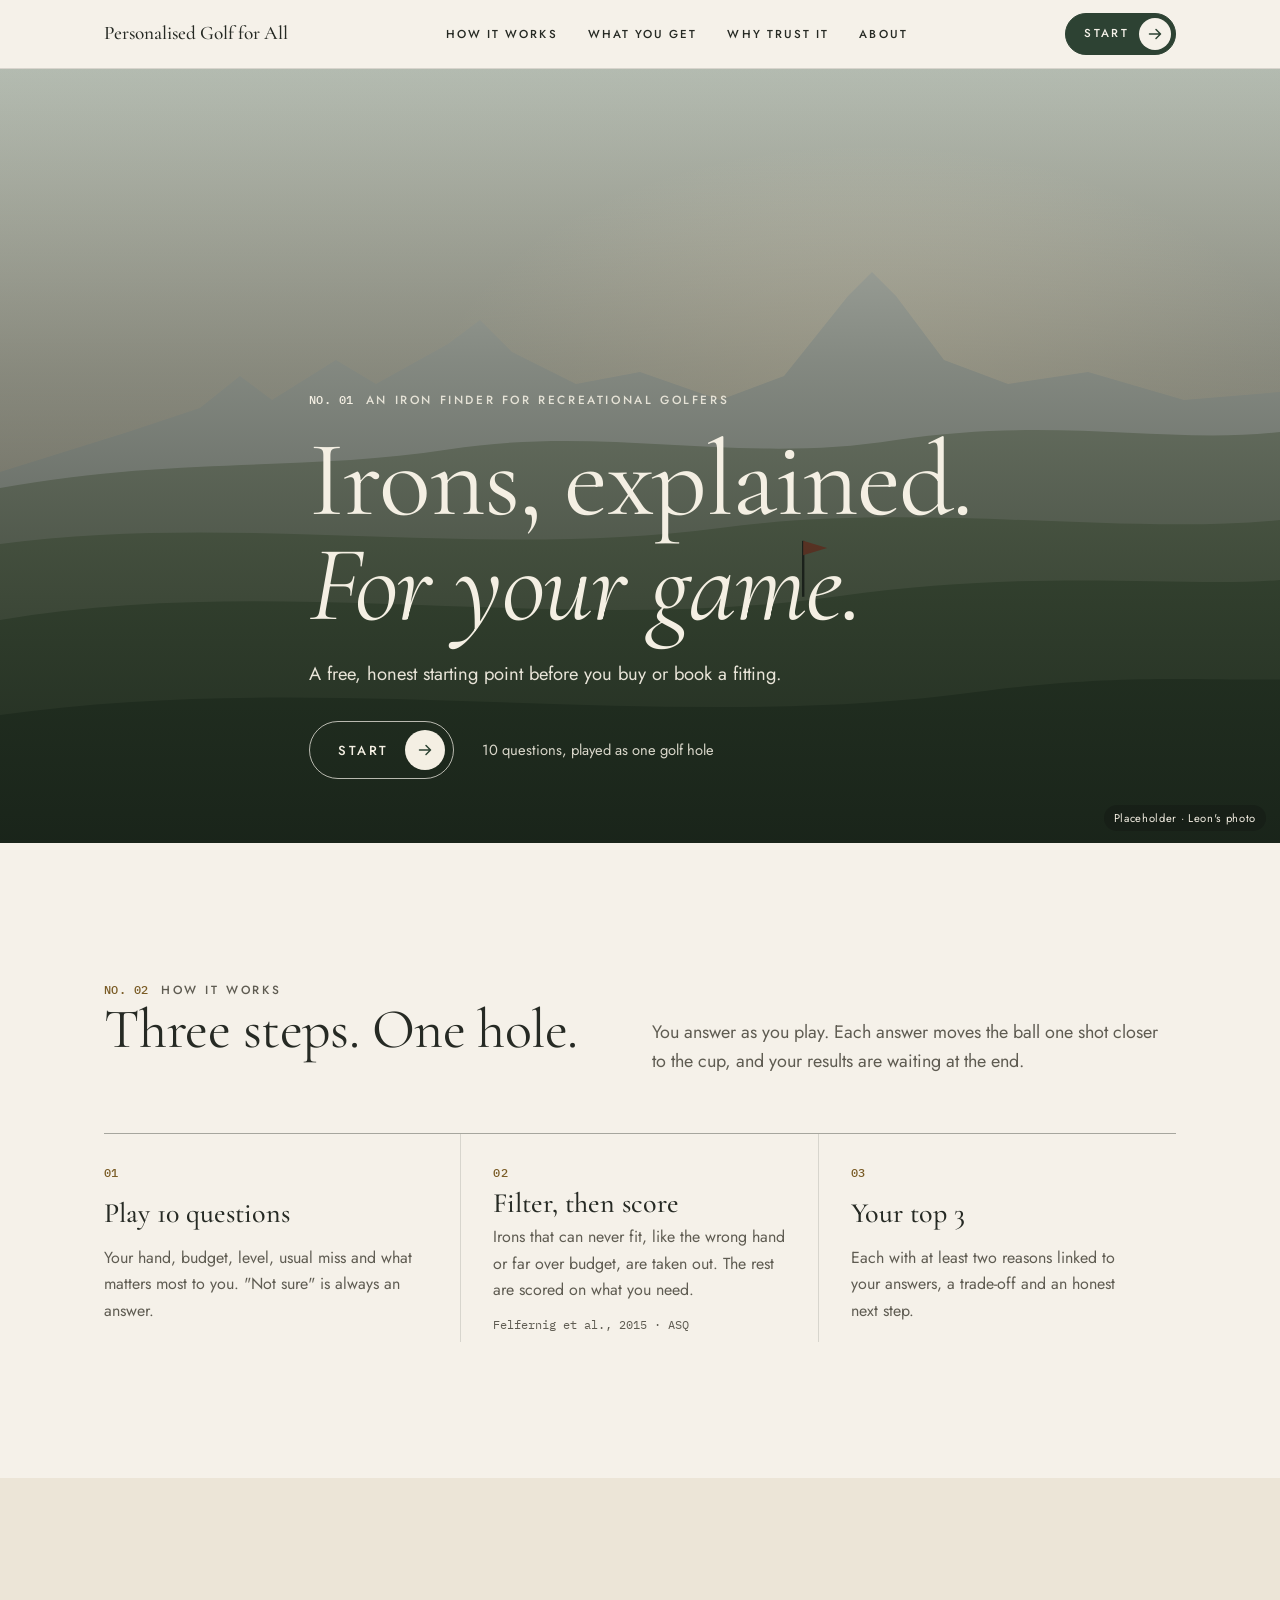
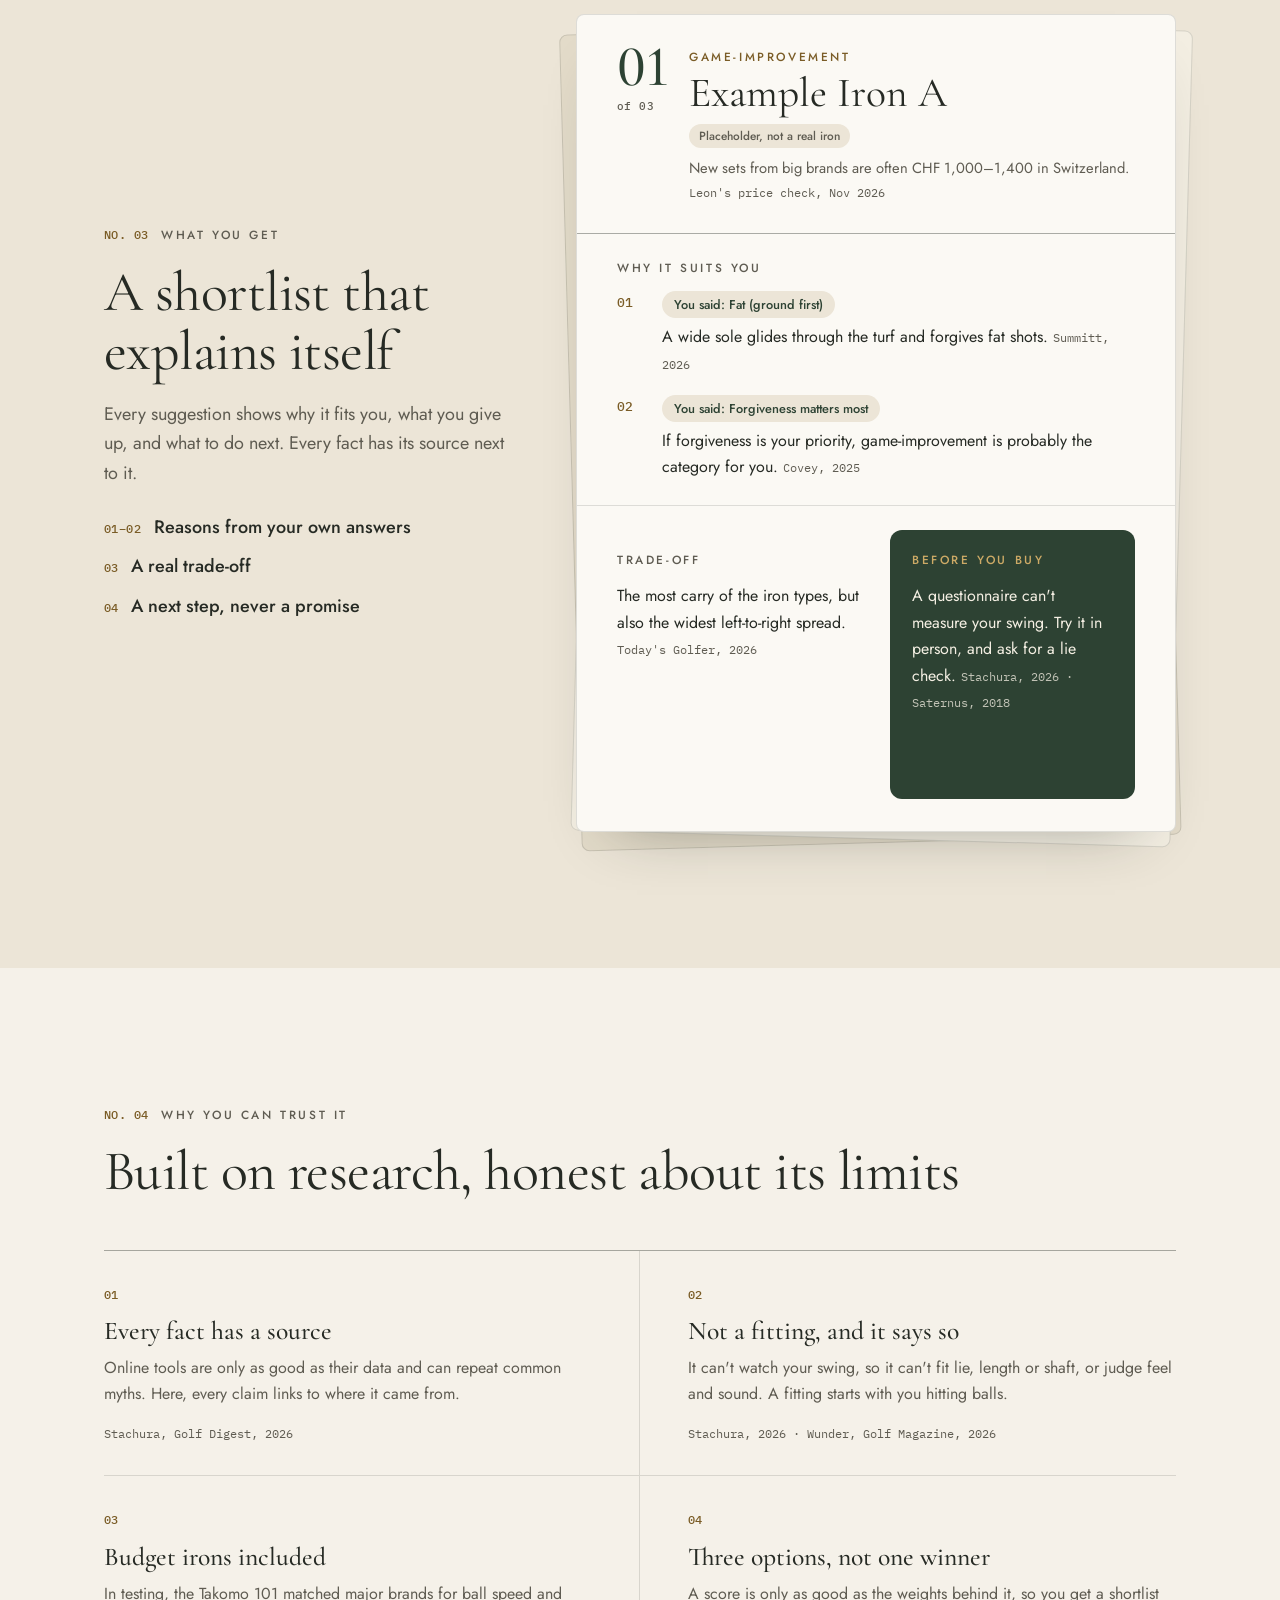
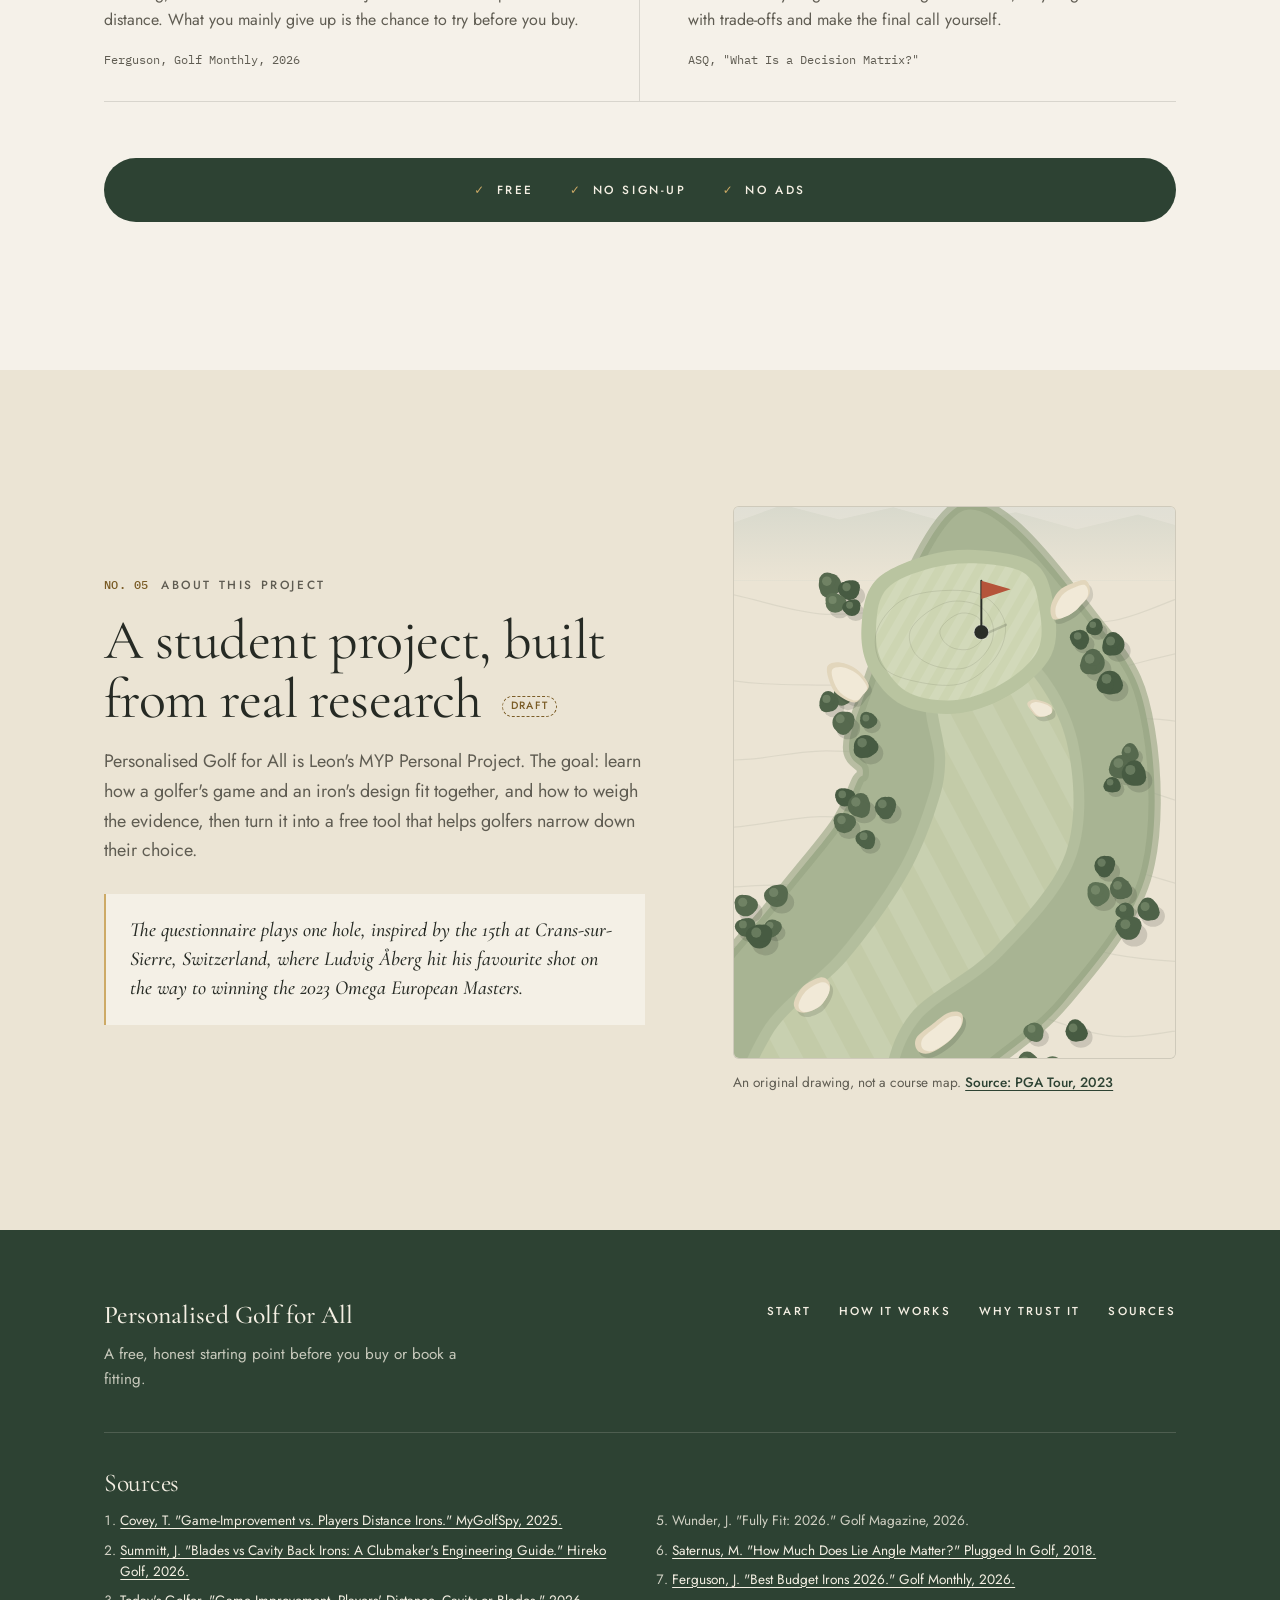
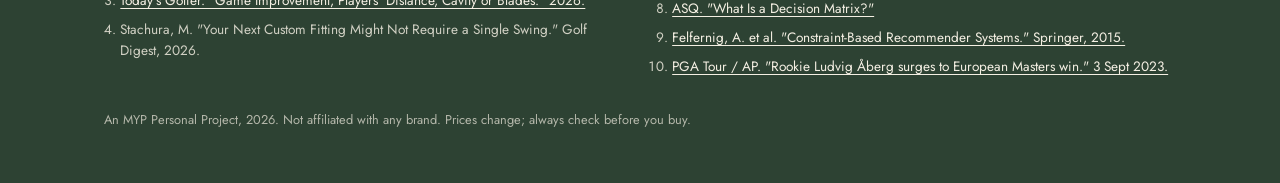
<file: design/home-1.html>
<!DOCTYPE html>
<!--
  HOME PAGE OPTION 1: "D, refined"
  Made by Claude (AI) on 24 Nov 2026 for Leon to compare. NOT the live home page (index.html is unchanged).

  Idea: Leon's favourite, design D (Cormorant + Jost, stone / sage / brass), taken further:
  a calm editorial page with numbered sections (No. 01 ... No. 05), fine ruled lines,
  a full photo-style hero, and the result card from design D.

  Everything is in this one file. Facts carry their source (full list at the bottom).
  "Example Iron A" is a placeholder, not a real iron. Text marked "Draft" is for Leon to rewrite.
-->
<html lang="en">
<head>
  <meta charset="UTF-8">
  <meta name="viewport" content="width=device-width, initial-scale=1.0">
  <title>Option 1 · D, refined (home page test)</title>
  <script>document.documentElement.classList.add("js");</script>
  <link rel="preconnect" href="https://fonts.googleapis.com">
  <link rel="preconnect" href="https://fonts.gstatic.com" crossorigin>
  <link href="https://fonts.googleapis.com/css2?family=Cormorant+Garamond:ital,wght@0,400;0,500;0,600;1,400;1,500&family=IBM+Plex+Mono:wght@400;500&family=Jost:wght@400;500&display=swap" rel="stylesheet">
  <style>
    /* ---------- 1. Variables (design D) ---------- */
    :root {
      --stone: #F5F1E9; --sand: #ECE5D7; --paper: #FBF9F4; --panel: #EBE4D4;
      --ink: #262A24; --deep: #2D4233; --deep-2: #22342A; --muted: #5F5C52;
      --line: rgba(38, 42, 36, 0.14); --line-strong: rgba(38, 42, 36, 0.38);
      --brass: #CDAA66; --brass-ink: #7A5C26; --on-dark: #F4EFE3;
      --serif: "Cormorant Garamond", Garamond, Georgia, serif;
      --sans: "Jost", "Avenir Next", "Segoe UI", system-ui, sans-serif;
      --mono: "IBM Plex Mono", ui-monospace, Menlo, monospace;
      --gutter: clamp(20px, 5vw, 64px); --max: 1200px;
      --slow: cubic-bezier(0.25, 0.6, 0.2, 1);
    }
    /* ---------- 2. Basics ---------- */
    *, *::before, *::after { box-sizing: border-box; }
    html { scroll-padding-top: 80px; }
    @media (prefers-reduced-motion: no-preference) { html { scroll-behavior: smooth; } }
    body { margin: 0; background: var(--stone); color: var(--ink); font: 18px/1.65 var(--sans); -webkit-font-smoothing: antialiased; }
    a { color: inherit; }
    :focus-visible { outline: 3px solid var(--deep); outline-offset: 3px; }
    .wrap { max-width: var(--max); margin-inline: auto; padding-inline: var(--gutter); }
    .sr-only { position: absolute; width: 1px; height: 1px; padding: 0; margin: -1px; overflow: hidden; clip: rect(0 0 0 0); white-space: nowrap; border: 0; }
    .caps { font-size: 0.74rem; font-weight: 500; letter-spacing: 0.22em; text-transform: uppercase; }
    .num { font-family: var(--mono); font-size: 0.78rem; font-weight: 500; letter-spacing: 0.04em; }
    .kicker { display: flex; gap: 12px; align-items: baseline; margin: 0 0 18px; color: var(--muted); }
    .kicker .num { color: var(--brass-ink); }
    cite { font-style: normal; font-family: var(--mono); font-size: 0.72rem; color: var(--muted); }
    cite a { text-underline-offset: 3px; }
    .draft { display: inline-block; margin-left: 8px; padding: 1px 8px; border: 1px dashed var(--brass-ink); border-radius: 999px; font: 500 0.66rem/1.6 var(--sans); letter-spacing: 0.1em; text-transform: uppercase; color: var(--brass-ink); vertical-align: middle; }
    h2 { margin: 0 0 18px; font: 400 clamp(2.1rem, 4.6vw, 3.5rem)/1.06 var(--serif); letter-spacing: -0.01em; text-wrap: balance; }
    section { padding-block: clamp(72px, 11vw, 136px); }
    .rule-top { border-top: 1px solid var(--line-strong); }

    /* Round arrow button (design D) */
    .button { display: inline-flex; align-items: center; gap: 16px; min-height: 56px; padding: 8px 8px 8px 28px; border-radius: 999px; border: 1px solid var(--deep); background: var(--deep); color: var(--stone); font: 500 0.82rem/1 var(--sans); letter-spacing: 0.2em; text-transform: uppercase; text-decoration: none; transition: background-color 0.5s var(--slow); }
    .button .arrow { display: grid; place-items: center; width: 40px; height: 40px; border-radius: 50%; background: var(--stone); color: var(--deep); transition: transform 0.5s var(--slow); }
    .button svg { width: 16px; height: 16px; fill: none; stroke: currentColor; stroke-width: 1.5; stroke-linecap: round; stroke-linejoin: round; }
    .button:hover { background: var(--deep-2); }
    .button:hover .arrow { transform: translateX(3px); }
    .button.light { background: transparent; border-color: rgba(251, 247, 238, 0.7); color: var(--on-dark); }
    .button.light .arrow { background: var(--on-dark); }
    .button.light:hover { background: var(--on-dark); color: var(--deep); }
    .button.light:hover .arrow { background: var(--deep); color: var(--on-dark); }
    .button.small { min-height: 42px; padding: 4px 4px 4px 18px; gap: 10px; font-size: 0.72rem; }
    .button.small .arrow { width: 32px; height: 32px; }

    /* ---------- 3. Navigation ---------- */
    .nav { position: sticky; top: 0; z-index: 20; background: rgba(245, 241, 233, 0.9); backdrop-filter: blur(10px); -webkit-backdrop-filter: blur(10px); border-bottom: 1px solid var(--line); }
    .nav .wrap { display: flex; align-items: center; justify-content: space-between; gap: 16px; min-height: 68px; }
    .wordmark { font: 500 1.2rem/1 var(--serif); text-decoration: none; white-space: nowrap; }
    .nav-links { display: none; gap: 30px; }
    .nav-links a { font-size: 0.72rem; font-weight: 500; letter-spacing: 0.18em; text-transform: uppercase; text-decoration: none; }
    .nav-links a:hover { text-decoration: underline; text-underline-offset: 6px; }
    @media (min-width: 960px) { .nav-links { display: flex; } }

    /* ---------- 4. Hero: big photo with the headline on it ---------- */
    .hero { position: relative; min-height: min(86svh, 820px); display: grid; align-items: end; color: var(--on-dark); padding: 0; }
    .photo { position: relative; overflow: hidden; background: #DCD8C8; }
    .photo svg { position: absolute; inset: 0; width: 100%; height: 100%; display: block; }
    .photo-label { position: absolute; right: 14px; bottom: 12px; z-index: 2; padding: 4px 10px; border-radius: 999px; background: rgba(20, 26, 21, 0.55); color: var(--on-dark); font-size: 0.7rem; letter-spacing: 0.06em; }
    .hero .photo { position: absolute; inset: 0; }
    .hero::after { content: ""; position: absolute; inset: 0; z-index: 1; background: linear-gradient(180deg, rgba(16, 24, 18, 0.12) 0%, rgba(16, 24, 18, 0.42) 38%, rgba(16, 24, 18, 0.82) 100%); }   /* dark enough for cream text anywhere on a photo */
    .hero-text { position: relative; z-index: 2; padding-block: 140px 64px; }
    .hero .kicker { color: rgba(244, 239, 227, 0.88); }
    .hero .kicker .num { color: var(--on-dark); }
    .hero h1 { margin: 0 0 20px; max-width: 12em; font: 400 clamp(3rem, 8.4vw, 7rem)/0.98 var(--serif); letter-spacing: -0.015em; }
    .hero h1 em { display: block; }
    .hero-line { margin: 0 0 32px; max-width: 30em; font-size: 1.15rem; color: rgba(244, 239, 227, 0.94); }
    .hero-actions { display: flex; flex-wrap: wrap; align-items: center; gap: 16px 28px; }
    .hero-note { font-size: 0.92rem; color: rgba(244, 239, 227, 0.88); }

    /* ---------- 5. How it works ---------- */
    .intro { display: grid; gap: 24px; margin-bottom: 56px; }
    .intro p { margin: 0; max-width: 32em; color: var(--muted); }
    .steps { list-style: none; margin: 0; padding: 0; display: grid; }
    .steps li { display: grid; grid-template-columns: 3rem 1fr; gap: 4px 14px; padding-block: 26px; border-bottom: 1px solid var(--line); }
    .steps .num { grid-row: span 2; padding-top: 10px; color: var(--brass-ink); }
    .steps h3 { margin: 0; font: 500 1.75rem/1.2 var(--serif); }
    .steps p { margin: 0; color: var(--muted); font-size: 1rem; }
    .steps cite { display: block; margin-top: 8px; }
    .aside-note { margin: 28px 0 0; font: italic 500 1.2rem/1.5 var(--serif); color: var(--deep); }
    @media (min-width: 860px) {
      .intro { grid-template-columns: 1fr 1fr; align-items: end; }
      .steps { grid-template-columns: repeat(3, 1fr); }
      .steps li { grid-template-columns: 1fr; padding: 28px 32px 8px 0; border-bottom: 0; border-right: 1px solid var(--line); }
      .steps li + li { padding-left: 32px; }
      .steps li:last-child { border-right: 0; }
      .steps .num { grid-row: auto; padding-top: 0; }
    }

    /* ---------- 6. What you get: the result card ---------- */
    .get { background: var(--sand); }
    .get-grid { display: grid; gap: 48px; align-items: center; }
    .get-copy p { margin: 0 0 18px; color: var(--muted); max-width: 28em; }
    .legend-list { list-style: none; margin: 24px 0 0; padding: 0; display: grid; gap: 10px; }
    .legend-list li { display: flex; gap: 12px; align-items: baseline; font-weight: 500; }
    .legend-list .num { color: var(--brass-ink); }
    @media (min-width: 960px) { .get-grid { grid-template-columns: 0.8fr 1.2fr; gap: 72px; } }

    .stack { position: relative; --fan: 0.8deg; }
    @media (min-width: 860px) { .stack { --fan: 1.6deg; } }
    .sheet { position: absolute; inset: 0; border-radius: 8px; border: 1px solid var(--line); transform: var(--to); }
    .sheet-2 { background: #F3EEE2; --to: rotate(var(--fan)) translate(6px, 8px); }
    .sheet-3 { background: #E3DBC9; --to: rotate(calc(var(--fan) * -1)) translate(-6px, 12px); }
    .card { position: relative; z-index: 1; background: var(--paper); border: 1px solid var(--line); border-radius: 8px; box-shadow: 0 30px 60px -40px rgba(38, 42, 36, 0.45); }
    .pad { padding-inline: clamp(20px, 4vw, 40px); }
    .card-head { display: grid; grid-template-columns: auto 1fr; gap: 20px; padding-block: 28px; border-bottom: 1px solid var(--line-strong); }
    .rank { display: flex; flex-direction: column; margin: 0; font: 500 3.6rem/0.85 var(--serif); color: var(--deep); font-variant-numeric: lining-nums; }
    .rank .num { margin-top: 10px; font-size: 0.7rem; color: var(--muted); }
    .category { margin: 4px 0 6px; color: var(--brass-ink); }
    .card h3 { margin: 0 0 6px; font: 400 clamp(2rem, 4.4vw, 2.6rem)/1 var(--serif); }
    .placeholder-tag { display: inline-block; margin: 0 0 8px; padding: 2px 10px; border-radius: 999px; background: var(--sand); font-size: 0.74rem; font-weight: 500; color: var(--muted); }
    .price { margin: 0; font-size: 0.92rem; color: var(--muted); }
    .card h4 { margin: 0 0 14px; color: var(--muted); }
    .card-block { padding-block: 24px; border-bottom: 1px solid var(--line); }
    .reasons { list-style: none; margin: 0; padding: 0; display: grid; gap: 18px; counter-reset: r; }
    .reasons li { counter-increment: r; display: grid; grid-template-columns: 2.2rem 1fr; gap: 6px 10px; }
    .reasons li::before { content: "0" counter(r); grid-row: span 2; padding-top: 3px; font: 500 0.8rem var(--mono); color: var(--brass-ink); }
    .answer-tag { justify-self: start; padding: 3px 12px; border-radius: 999px; background: var(--sand); color: var(--deep); font-size: 0.8rem; font-weight: 500; }
    .reasons p, .card-split p { margin: 0; font-size: 1rem; }
    .card-split { display: grid; gap: 18px; padding-block: 24px 32px; }
    .next-step { padding: 20px 22px; border-radius: 12px; background: var(--deep); color: var(--on-dark); }
    .next-step h4 { color: var(--brass); }
    .next-step cite { color: rgba(244, 239, 227, 0.75); }
    @media (min-width: 700px) { .card-split { grid-template-columns: 1fr 1fr; gap: 28px; } .trade { padding-top: 20px; } }

    /* ---------- 7. Why you can trust it ---------- */
    .trust-grid { display: grid; margin-top: 48px; border-top: 1px solid var(--line-strong); }
    .trust-item { padding: 28px 0; border-bottom: 1px solid var(--line); }
    .trust-item .num { color: var(--brass-ink); }
    .trust-item h3 { margin: 8px 0 8px; font: 500 1.6rem/1.2 var(--serif); }
    .trust-item p { margin: 0 0 10px; max-width: 32em; color: var(--muted); font-size: 1rem; }
    @media (min-width: 860px) {
      .trust-grid { grid-template-columns: 1fr 1fr; }
      .trust-item:nth-child(odd) { padding-right: 48px; border-right: 1px solid var(--line); }
      .trust-item:nth-child(even) { padding-left: 48px; }
    }
    .promise { display: flex; flex-wrap: wrap; justify-content: center; gap: 10px 36px; margin-top: 56px; padding: 22px 24px; border-radius: 999px; background: var(--deep); color: var(--on-dark); text-align: center; }
    .promise span::before { content: "✓"; margin-right: 10px; color: var(--brass); }

    /* ---------- 8. About ---------- */
    .about { background: var(--panel); }
    .about-grid { display: grid; gap: 48px; align-items: center; }
    .about p { margin: 0 0 16px; max-width: 32em; color: var(--muted); }
    .hole-card { margin: 0; }
    .hole-crop { aspect-ratio: 4 / 5; border-radius: 6px; overflow: hidden; background: var(--panel); border: 1px solid var(--line); }
    .hole-crop svg { display: block; width: 100%; height: 100%; }
    .hole-card figcaption { margin-top: 12px; font-size: 0.85rem; color: var(--muted); }
    .hole-card figcaption a { color: var(--deep); font-weight: 500; text-underline-offset: 3px; }
    .teaser { margin-top: 28px; padding: 22px 24px; border-left: 2px solid var(--brass); background: rgba(251, 249, 244, 0.6); }
    .teaser p { margin: 0; font: italic 500 1.25rem/1.45 var(--serif); color: var(--ink); }
    @media (min-width: 860px) { .about-grid { grid-template-columns: 1.1fr 0.9fr; gap: 88px; } }

    /* ---------- 9. Footer with sources ---------- */
    footer { padding-block: 72px 40px; background: var(--deep); color: var(--on-dark); }
    .foot-top { display: grid; gap: 32px; padding-bottom: 40px; border-bottom: 1px solid rgba(244, 239, 227, 0.16); }
    .foot-top .wordmark { font-size: 1.6rem; }
    .foot-top p { margin: 10px 0 0; max-width: 24em; color: rgba(244, 239, 227, 0.78); font-size: 0.95rem; }
    .foot-links { display: flex; flex-wrap: wrap; gap: 10px 28px; align-content: start; }
    .foot-links a { font-size: 0.72rem; font-weight: 500; letter-spacing: 0.18em; text-transform: uppercase; text-decoration: none; }
    .foot-links a:hover { text-decoration: underline; text-underline-offset: 6px; }
    #sources { padding-top: 36px; }
    #sources h2 { font-size: 1.6rem; margin-bottom: 14px; }
    .source-list { margin: 0; padding-left: 1.2em; columns: 1; font-size: 0.85rem; line-height: 1.55; color: rgba(244, 239, 227, 0.82); }
    .source-list li { margin-bottom: 8px; break-inside: avoid; }
    .source-list a { color: var(--on-dark); text-underline-offset: 3px; }
    .fine { margin-top: 32px; font-size: 0.8rem; color: rgba(244, 239, 227, 0.68); }
    @media (min-width: 860px) { .foot-top { grid-template-columns: 1fr auto; } .source-list { columns: 2; column-gap: 48px; } }

    /* ---------- 10. Motion: calm fades as sections scroll in ---------- */
    @media (prefers-reduced-motion: no-preference) {
      .js .hero-text > * { opacity: 0; transform: translateY(14px); animation: settle 1.3s var(--slow) forwards; }
      .js .hero-text > :nth-child(2) { animation-delay: 0.12s; }
      .js .hero-text > :nth-child(3) { animation-delay: 0.3s; }
      .js .hero-text > :nth-child(4) { animation-delay: 0.5s; }
      @keyframes settle { to { opacity: 1; transform: none; } }
      .js [data-reveal] { opacity: 0; transform: translateY(22px); transition: opacity 1.1s var(--slow), transform 1.1s var(--slow); }
      .js [data-reveal].is-visible { opacity: 1; transform: none; }
      .js .stack[data-reveal] { opacity: 1; transform: none; }
      .js .stack[data-reveal] .sheet { transform: none; transition: transform 1.5s var(--slow) 0.2s; }
      .js .stack[data-reveal].is-visible .sheet { transform: var(--to); }
    }
  </style>
</head>
<body>

  <!-- Drawn landscape: a stand-in for Leon's own photos -->
  <svg width="0" height="0" style="position:absolute" aria-hidden="true" focusable="false">
    <defs>
      <linearGradient id="sky" x1="0" y1="0" x2="0" y2="1"><stop offset="0" stop-color="#C9D1C6"/><stop offset="0.5" stop-color="#E8E1CF"/><stop offset="1" stop-color="#EAD7B8"/></linearGradient>
      <radialGradient id="glow" cx="0.68" cy="0.46" r="0.35"><stop offset="0" stop-color="#FAF0D8" stop-opacity="0.95"/><stop offset="1" stop-color="#FAF0D8" stop-opacity="0"/></radialGradient>
      <symbol id="landscape" viewBox="0 0 1600 1000" preserveAspectRatio="xMidYMid slice">
        <rect width="1600" height="1000" fill="url(#sky)"/><rect width="1600" height="1000" fill="url(#glow)"/>
        <path d="M0 520 L160 470 L250 440 L300 400 L340 430 L420 380 L470 410 L560 360 L600 330 L640 370 L720 410 L800 395 L900 430 L980 400 L1060 300 L1090 270 L1120 300 L1180 380 L1260 410 L1360 395 L1480 430 L1600 420 V600 H0Z" fill="#D7DAD1"/>
        <path d="M0 540 C220 500 380 520 560 492 C760 460 920 512 1120 480 C1320 450 1460 486 1600 470 V1000 H0Z" fill="#A9B29C"/>
        <path d="M0 610 C300 570 600 630 900 590 C1150 556 1400 600 1600 580 V1000 H0Z" fill="#879777"/>
        <path d="M0 705 C350 645 700 725 1050 675 C1300 640 1480 665 1600 655 V1000 H0Z" fill="#647A57"/>
        <path d="M-40 830 C380 760 820 850 1220 795 C1420 768 1530 784 1640 778 V1000 H-40Z" fill="#455C3E"/>
        <line x1="1004" y1="676" x2="1004" y2="606" stroke="#2A2E28" stroke-width="3"/><path d="M1004 606 L1034 615 L1004 624Z" fill="#B5543A"/>
      </symbol>
      <symbol id="arrow" viewBox="0 0 16 16"><path d="M2.5 8h11M9 3.5 13.5 8 9 12.5"/></symbol>
    </defs>
  </svg>
  <!-- The golf hole drawing (same as the questionnaire), stored once as a symbol and shown cropped with <use> -->
<svg width="0" height="0" style="position:absolute" aria-hidden="true" focusable="false"><symbol id="hole-art" viewBox="0 0 600 1000">
<defs>
  <pattern id="mow" width="34" height="34" patternUnits="userSpaceOnUse" patternTransform="rotate(-28)">
    <rect width="17" height="34" fill="#FFFFFF" fill-opacity="0.09"/>
  </pattern>
  <pattern id="mow-green" width="14" height="14" patternUnits="userSpaceOnUse" patternTransform="rotate(30)">
    <rect width="7" height="14" fill="#FFFFFF" fill-opacity="0.1"/>
  </pattern>
  <linearGradient id="alps-fade" x1="0" y1="0" x2="0" y2="1">
    <stop offset="0" stop-color="#EBE4D4" stop-opacity="0"/>
    <stop offset="1" stop-color="#EBE4D4" stop-opacity="1"/>
  </linearGradient>
</defs>
<rect x="-400" y="-400" width="1400" height="1800" fill="#EBE4D4"/>
<g class="alps">
<path d="M-300 150 L-150 128 L-10 150 L30 118 L62 104 L95 92 L120 100 L150 80 L178 92 L210 70 L240 86 L268 78 L300 96 L330 84 L372 58 L398 40 L408 28 L416 36 L430 64 L452 82 L480 74 L512 90 L548 78 L585 96 L610 110 L700 92 L800 118 L900 140 L900 180 L-300 180Z" fill="#DDDED6"/>
<path d="M398 40 L408 28 L416 36 L421 48 L412 45 L405 52Z" fill="#F4F2EC"/>
<path d="M205 74 L210 70 L219 76 L213 79Z" fill="#F4F2EC"/>
<path d="M145 84 L150 80 L156 84 L151 87Z" fill="#F4F2EC"/>
<path d="M-300 160 L-160 140 L-10 160 L40 140 L90 128 L140 136 L190 118 L236 130 L280 120 L330 134 L380 124 L430 138 L480 126 L530 140 L610 132 L720 128 L900 150 L900 180 L-300 180Z" fill="#D1D5CA"/>
<rect x="-300" y="96" width="1200" height="84" fill="url(#alps-fade)"/>
</g>
<g class="contours" fill="none" stroke="#262A24" stroke-opacity="0.07" stroke-width="1">
<path d="M-340 200C-326.7 203 -286.7 216.8 -260 217.9C-233.3 219 -206.7 208.6 -180 206.7C-153.3 204.7 -126.7 207.1 -100 206.1C-73.3 205.1 -46.7 205.1 -20 200.6C6.7 196.2 33.3 181.1 60 179.3C86.7 177.4 113.3 184.8 140 189.5C166.7 194.1 193.3 204.6 220 207C246.7 209.4 273.3 202.8 300 204C326.7 205.2 353.3 212.6 380 214C406.7 215.4 433.3 217.1 460 212.5C486.7 207.9 513.3 190.7 540 186.4C566.7 182.2 593.3 185.2 620 186.8C646.7 188.4 673.3 194.9 700 196C726.7 197 753.3 190.6 780 193.3C806.7 195.9 833.3 207.5 860 211.9C886.7 216.4 926.7 218.7 940 220.1"/>
<path d="M-340 271.8C-326.7 271.5 -286.7 272.7 -260 270.3C-233.3 267.9 -206.7 259.2 -180 257.3C-153.3 255.5 -126.7 261.5 -100 259.2C-73.3 256.9 -46.7 247.1 -20 243.4C6.7 239.6 33.3 233.8 60 236.6C86.7 239.5 113.3 255.6 140 260.3C166.7 265.1 193.3 264.8 220 265.3C246.7 265.7 273.3 262.1 300 263C326.7 264 353.3 273 380 271.1C406.7 269.3 433.3 257.9 460 252.1C486.7 246.3 513.3 236.4 540 236.2C566.7 236 593.3 247.9 620 250.8C646.7 253.6 673.3 252.2 700 253.5C726.7 254.8 753.3 254.6 780 258.6C806.7 262.5 833.3 276.2 860 277C886.7 277.9 926.7 265.9 940 263.7"/>
<path d="M-340 333.1C-326.7 330.2 -286.7 319.7 -260 315.9C-233.3 312.1 -206.7 311.9 -180 310.5C-153.3 309.2 -126.7 310.9 -100 307.8C-73.3 304.7 -46.7 292.2 -20 292C6.7 291.7 33.3 300.5 60 306.2C86.7 311.9 113.3 323.9 140 326.1C166.7 328.2 193.3 319.8 220 319.1C246.7 318.4 273.3 322.1 300 321.9C326.7 321.7 353.3 322.8 380 318C406.7 313.3 433.3 296.9 460 293.6C486.7 290.4 513.3 295 540 298.4C566.7 301.8 593.3 311.7 620 314C646.7 316.3 673.3 310.3 700 312.3C726.7 314.2 753.3 322.9 780 325.7C806.7 328.5 833.3 332.7 860 329.1C886.7 325.4 926.7 308 940 303.8"/>
<path d="M-340 381.2C-326.7 378.1 -286.7 365.3 -260 362.6C-233.3 359.8 -206.7 366 -180 364.7C-153.3 363.5 -126.7 357 -100 355C-73.3 353.1 -46.7 349 -20 352.9C6.7 356.9 33.3 373.9 60 378.8C86.7 383.6 113.3 383 140 382C166.7 381 193.3 373.6 220 372.7C246.7 371.7 273.3 378.5 300 376.3C326.7 374 353.3 363.8 380 358.9C406.7 354 433.3 345.5 460 346.8C486.7 348.2 513.3 362.7 540 367.1C566.7 371.5 593.3 372 620 373.2C646.7 374.3 673.3 371.8 700 374C726.7 376.2 753.3 387.2 780 386.5C806.7 385.8 833.3 375.9 860 370C886.7 364 926.7 354.1 940 350.9"/>
<path d="M-340 422.6C-326.7 421.4 -286.7 416 -260 415.1C-233.3 414.3 -206.7 418.8 -180 417.6C-153.3 416.4 -126.7 406.9 -100 408C-73.3 409.1 -46.7 418.4 -20 424.3C6.7 430.2 33.3 442.3 60 443.4C86.7 444.5 113.3 433.6 140 430.9C166.7 428.3 193.3 428.5 220 427.3C246.7 426.1 273.3 427.7 300 423.8C326.7 419.9 353.3 405.5 380 403.8C406.7 402 433.3 408.3 460 413.2C486.7 418.1 513.3 430.5 540 433.2C566.7 436 593.3 429.1 620 429.6C646.7 430.1 673.3 435.2 700 436.2C726.7 437.2 753.3 440 780 435.6C806.7 431.2 833.3 414.1 860 409.7C886.7 405.3 926.7 409.3 940 409.3"/>
<path d="M-340 467.4C-326.7 468.3 -286.7 472.1 -260 472.5C-233.3 473 -206.7 470.3 -180 470.1C-153.3 469.9 -126.7 466.9 -100 471.2C-73.3 475.5 -46.7 492.1 -20 496.1C6.7 500.2 33.3 498.3 60 495.5C86.7 492.7 113.3 481.9 140 479.4C166.7 477 193.3 482.8 220 480.9C246.7 479 273.3 471.5 300 468.1C326.7 464.8 353.3 458.1 380 460.9C406.7 463.8 433.3 480 460 485.2C486.7 490.3 513.3 491.6 540 491.8C566.7 491.9 593.3 486.1 620 486.3C646.7 486.5 673.3 494.7 700 493C726.7 491.3 753.3 481.6 780 475.9C806.7 470.3 833.3 459.3 860 459.1C886.7 458.9 926.7 472.3 940 474.9"/>
<path d="M-340 521.6C-326.7 523.1 -286.7 530 -260 530.8C-233.3 531.6 -206.7 524.6 -180 526.5C-153.3 528.4 -126.7 536.8 -100 542C-73.3 547.2 -46.7 558.1 -20 557.7C6.7 557.3 33.3 543.9 60 539.6C86.7 535.2 113.3 533 140 531.6C166.7 530.2 193.3 533.7 220 531.4C246.7 529 273.3 517.5 300 517.3C326.7 517.2 353.3 524.7 380 530.5C406.7 536.2 433.3 549.7 460 551.9C486.7 554.2 513.3 545.5 540 544.1C566.7 542.7 593.3 543.9 620 543.4C646.7 542.9 673.3 545.2 700 540.9C726.7 536.6 753.3 520.8 780 517.6C806.7 514.4 833.3 517.9 860 521.6C886.7 525.4 926.7 537 940 540.1"/>
<path d="M-340 583.5C-326.7 584.3 -286.7 587 -260 588C-233.3 589.1 -206.7 586 -180 589.8C-153.3 593.6 -126.7 608.3 -100 610.9C-73.3 613.5 -46.7 610 -20 605.6C6.7 601.2 33.3 587.7 60 584.5C86.7 581.4 113.3 587.4 140 586.7C166.7 586 193.3 582.1 220 580.6C246.7 579.1 273.3 574.1 300 577.9C326.7 581.7 353.3 598.5 380 603.4C406.7 608.4 433.3 609.1 460 607.8C486.7 606.4 513.3 597 540 595.3C566.7 593.6 593.3 599.8 620 597.8C646.7 595.7 673.3 587.7 700 583.1C726.7 578.6 753.3 569.2 780 570.6C806.7 572.1 833.3 586.8 860 591.7C886.7 596.6 926.7 598.6 940 600"/>
<path d="M-340 647.1C-326.7 646.9 -286.7 644.2 -260 646C-233.3 647.8 -206.7 654 -180 657.7C-153.3 661.5 -126.7 670.5 -100 668.5C-73.3 666.6 -46.7 651.4 -20 646C6.7 640.7 33.3 637.2 60 636.5C86.7 635.8 113.3 642.3 140 641.9C166.7 641.5 193.3 633 220 634.1C246.7 635.3 273.3 642.9 300 648.6C326.7 654.4 353.3 667.4 380 668.5C406.7 669.6 433.3 658.6 460 655.2C486.7 651.9 513.3 649.8 540 648.4C566.7 647 593.3 650.2 620 646.9C646.7 643.6 673.3 630.2 700 628.6C726.7 627 753.3 632.1 780 637.2C806.7 642.3 833.3 656.2 860 659.3C886.7 662.3 926.7 655.9 940 655.3"/>
<path d="M-340 707.5C-326.7 707.5 -286.7 704.7 -260 707.2C-233.3 709.6 -206.7 721.4 -180 722.3C-153.3 723.3 -126.7 718.4 -100 712.9C-73.3 707.5 -46.7 692.6 -20 689.7C6.7 686.7 33.3 694 60 695.1C86.7 696.2 113.3 696.1 140 696.4C166.7 696.6 193.3 692.6 220 696.5C246.7 700.5 273.3 716.2 300 720.2C326.7 724.2 353.3 723.5 380 720.4C406.7 717.4 433.3 704.7 460 701.7C486.7 698.6 513.3 703.9 540 702.4C566.7 701 593.3 695.8 620 693C646.7 690.2 673.3 682.8 700 685.6C726.7 688.4 753.3 704.5 780 709.9C806.7 715.3 833.3 718.1 860 718.1C886.7 718 926.7 711 940 709.6"/>
<path d="M-340 764.8C-326.7 765.8 -286.7 768.5 -260 770.4C-233.3 772.3 -206.7 779.3 -180 776.2C-153.3 773.1 -126.7 757.2 -100 751.7C-73.3 746.3 -46.7 742.9 -20 743.6C6.7 744.3 33.3 754.1 60 755.7C86.7 757.3 113.3 751.4 140 753.1C166.7 754.8 193.3 761.2 220 766C246.7 770.8 273.3 782.4 300 781.9C326.7 781.5 353.3 768.2 380 763.3C406.7 758.4 433.3 754.1 460 752.7C486.7 751.3 513.3 756.6 540 754.9C566.7 753.3 593.3 743.1 620 743.1C646.7 743 673.3 749.1 700 754.8C726.7 760.5 753.3 775.1 780 777.5C806.7 779.9 833.3 771.2 860 769.1C886.7 766.9 926.7 765.5 940 764.8"/>
<path d="M-340 821.8C-326.7 823.3 -286.7 830.9 -260 830.4C-233.3 829.9 -206.7 824.5 -180 818.8C-153.3 813.2 -126.7 798.4 -100 796.4C-73.3 794.4 -46.7 803.8 -20 806.8C6.7 809.9 33.3 813.4 60 814.8C86.7 816.1 113.3 811.9 140 815.1C166.7 818.4 193.3 831.7 220 834.2C246.7 836.6 273.3 834.3 300 829.8C326.7 825.2 353.3 810.2 380 806.7C406.7 803.2 433.3 808.8 460 808.7C486.7 808.6 513.3 807.2 540 806.2C566.7 805.3 593.3 799.6 620 803.2C646.7 806.8 673.3 822.8 700 827.8C726.7 832.9 753.3 835 780 833.3C806.7 831.7 833.3 820.4 860 818C886.7 815.6 926.7 818.9 940 819.1"/>
<path d="M-340 879.7C-326.7 880 -286.7 885.3 -260 881.7C-233.3 878.2 -206.7 863.1 -180 858.4C-153.3 853.8 -126.7 851.6 -100 853.9C-73.3 856.2 -46.7 869.4 -20 872.5C6.7 875.6 33.3 871.2 60 872.7C86.7 874.1 113.3 878 140 881.1C166.7 884.3 193.3 893.8 220 891.8C246.7 889.9 273.3 875.1 300 869.5C326.7 863.9 353.3 858.7 380 858.1C406.7 857.5 433.3 865.7 460 866.1C486.7 866.5 513.3 859.4 540 860.6C566.7 861.7 593.3 867.5 620 873C646.7 878.4 673.3 892.2 700 893.3C726.7 894.4 753.3 883.4 780 879.5C806.7 875.5 833.3 871.2 860 869.6C886.7 868 926.7 869.8 940 869.9"/>
<path d="M-340 935.8C-326.7 934 -286.7 929.9 -260 925C-233.3 920 -206.7 906.6 -180 906.1C-153.3 905.6 -126.7 917.1 -100 921.8C-73.3 926.5 -46.7 932.6 -20 934.3C6.7 936 33.3 930.3 60 932C86.7 933.8 113.3 943.9 140 944.7C166.7 945.4 193.3 942 220 936.6C246.7 931.2 273.3 915.3 300 912.2C326.7 909.1 353.3 916 380 917.8C406.7 919.5 433.3 922 460 922.7C486.7 923.4 513.3 918.6 540 922.1C566.7 925.7 593.3 940.2 620 944C646.7 947.8 673.3 948.4 700 945.1C726.7 941.8 753.3 927.5 780 924C806.7 920.5 833.3 925 860 924C886.7 923 926.7 919 940 918"/>
<path d="M-340 986.8C-326.7 983.6 -286.7 970.7 -260 967.6C-233.3 964.4 -206.7 963.7 -180 967.6C-153.3 971.6 -126.7 987.1 -100 991C-73.3 994.9 -46.7 990.8 -20 991.2C6.7 991.5 33.3 991.8 60 993.1C86.7 994.3 113.3 1001.7 140 998.8C166.7 995.8 193.3 980.8 220 975.3C246.7 969.9 273.3 965 300 965.9C326.7 966.8 353.3 978.3 380 980.6C406.7 982.9 433.3 978.3 460 979.9C486.7 981.5 513.3 985.7 540 990C566.7 994.3 593.3 1006.2 620 1005.8C646.7 1005.3 673.3 992.3 700 987.1C726.7 981.8 753.3 975.5 780 974C806.7 972.6 833.3 979.3 860 978.5C886.7 977.6 926.7 970.7 940 969.1"/>
</g>
<path class="rough" d="M395.8 934.5C412.3 911.1 401.1 884.1 398.7 853.6C396.2 823 389.1 782.8 381.1 751.4C373.1 720 358 685.7 350.7 665.4C343.5 645.1 340.5 637.5 337.5 629.4C334.6 621.4 330.4 624.9 332.9 617.1C335.4 609.3 338.2 597.8 352.5 582.4C366.9 567 396.9 551 419 524.6C441.1 498.3 473.6 461.5 485.3 424.3C496.9 387 494.5 335.2 488.8 301.3C483.2 267.4 476.9 251.4 451.4 220.8C425.9 190.3 369.8 105.6 336 118C302.2 130.4 262.1 259.1 248.6 295.2C235.1 331.3 254.8 326.6 255.2 334.7C255.5 342.8 254.4 336.3 250.7 343.7C247 351.2 244.2 363 233 379.4C221.8 395.7 202.5 417 183.5 441.6C164.5 466.2 134.6 492.1 119.1 526.9C103.6 561.7 89.4 612 90.5 650.6C91.5 689.2 111.9 728.9 125.3 758.6C138.7 788.3 159.5 807.3 170.9 828.6C182.2 849.9 187.8 867 193.3 886.4C198.9 905.9 186.4 927.5 204.2 945.5C221.9 963.4 268.1 995.8 300 994C331.9 992.2 379.4 957.9 395.8 934.5Z" fill="#A8B493"/>
<path d="M395.8 934.5C412.3 911.1 401.1 884.1 398.7 853.6C396.2 823 389.1 782.8 381.1 751.4C373.1 720 358 685.7 350.7 665.4C343.5 645.1 340.5 637.5 337.5 629.4C334.6 621.4 330.4 624.9 332.9 617.1C335.4 609.3 338.2 597.8 352.5 582.4C366.9 567 396.9 551 419 524.6C441.1 498.3 473.6 461.5 485.3 424.3C496.9 387 494.5 335.2 488.8 301.3C483.2 267.4 476.9 251.4 451.4 220.8C425.9 190.3 369.8 105.6 336 118C302.2 130.4 262.1 259.1 248.6 295.2C235.1 331.3 254.8 326.6 255.2 334.7C255.5 342.8 254.4 336.3 250.7 343.7C247 351.2 244.2 363 233 379.4C221.8 395.7 202.5 417 183.5 441.6C164.5 466.2 134.6 492.1 119.1 526.9C103.6 561.7 89.4 612 90.5 650.6C91.5 689.2 111.9 728.9 125.3 758.6C138.7 788.3 159.5 807.3 170.9 828.6C182.2 849.9 187.8 867 193.3 886.4C198.9 905.9 186.4 927.5 204.2 945.5C221.9 963.4 268.1 995.8 300 994C331.9 992.2 379.4 957.9 395.8 934.5Z" fill="none" stroke="#97A483" stroke-width="10" stroke-opacity="0.6"/>
<g class="tree-shadows" fill="#262A24" fill-opacity="0.16">
<ellipse cx="232.7" cy="188.8" rx="10.2" ry="9.1"/>
<ellipse cx="248" cy="192.5" rx="9" ry="8.1"/>
<ellipse cx="236.4" cy="202.9" rx="8.7" ry="7.8"/>
<ellipse cx="249.4" cy="206.1" rx="7.5" ry="6.7"/>
<ellipse cx="447.8" cy="221.8" rx="7.1" ry="6.4"/>
<ellipse cx="436.1" cy="232" rx="8.3" ry="7.4"/>
<ellipse cx="464.1" cy="237.3" rx="9.8" ry="8.8"/>
<ellipse cx="447.5" cy="252.5" rx="10.7" ry="9.6"/>
<ellipse cx="461.4" cy="268.9" rx="10.7" ry="9.6"/>
<ellipse cx="243" cy="277.8" rx="8.8" ry="7.9"/>
<ellipse cx="231.4" cy="283.7" rx="8.7" ry="7.8"/>
<ellipse cx="262.6" cy="298" rx="7.3" ry="6.5"/>
<ellipse cx="243.3" cy="300.8" rx="9.7" ry="8.7"/>
<ellipse cx="261.6" cy="320.8" rx="10.3" ry="9.2"/>
<ellipse cx="476.5" cy="324.3" rx="7.5" ry="6.7"/>
<ellipse cx="471" cy="337.5" rx="10.6" ry="9.5"/>
<ellipse cx="480.9" cy="343.3" rx="10.7" ry="9.6"/>
<ellipse cx="461.8" cy="350.3" rx="7" ry="6.3"/>
<ellipse cx="244" cy="361.3" rx="8.3" ry="7.4"/>
<ellipse cx="256.3" cy="369" rx="10.1" ry="9.1"/>
<ellipse cx="277.4" cy="370" rx="9.4" ry="8.4"/>
<ellipse cx="244" cy="382.8" rx="9.2" ry="8.2"/>
<ellipse cx="261.4" cy="395.4" rx="8.3" ry="7.5"/>
<ellipse cx="456.3" cy="417.7" rx="9" ry="8.1"/>
<ellipse cx="469.6" cy="436.6" rx="9.5" ry="8.5"/>
<ellipse cx="452" cy="440.8" rx="10" ry="9"/>
<ellipse cx="189.1" cy="442.8" rx="10" ry="8.9"/>
<ellipse cx="163.6" cy="450.5" rx="9.6" ry="8.6"/>
<ellipse cx="492.2" cy="454" rx="9.7" ry="8.6"/>
<ellipse cx="472.8" cy="453.8" rx="7.7" ry="6.9"/>
<ellipse cx="163" cy="467.6" rx="8.4" ry="7.5"/>
<ellipse cx="184.4" cy="467.6" rx="7.6" ry="6.8"/>
<ellipse cx="476.8" cy="469.3" rx="10.7" ry="9.5"/>
<ellipse cx="175.5" cy="476.3" rx="10.8" ry="9.7"/>
<ellipse cx="62" cy="551.7" rx="8.5" ry="7.6"/>
<ellipse cx="433.3" cy="553" rx="9.5" ry="8.5"/>
<ellipse cx="398.7" cy="552.9" rx="8.5" ry="7.6"/>
<ellipse cx="87" cy="557.3" rx="8.7" ry="7.8"/>
<ellipse cx="538.1" cy="559.6" rx="6.9" ry="6.2"/>
<ellipse cx="556.1" cy="560.5" rx="8.3" ry="7.4"/>
<ellipse cx="125.4" cy="562.6" rx="10.1" ry="9"/>
<ellipse cx="69.9" cy="567.3" rx="6.8" ry="6.1"/>
<ellipse cx="138.7" cy="571.7" rx="8.9" ry="7.9"/>
<ellipse cx="539.8" cy="574.3" rx="9.7" ry="8.7"/>
<ellipse cx="102.7" cy="574.3" rx="9.6" ry="8.6"/>
<ellipse cx="394.5" cy="581.2" rx="10.6" ry="9.5"/>
<ellipse cx="414.2" cy="582.2" rx="9.6" ry="8.6"/>
<ellipse cx="124.3" cy="584.3" rx="9.9" ry="8.9"/>
<ellipse cx="106.6" cy="585.7" rx="9.9" ry="8.9"/>
<ellipse cx="134.3" cy="599.2" rx="10.5" ry="9.4"/>
<ellipse cx="365.4" cy="627.6" rx="7.7" ry="6.9"/>
<ellipse cx="322" cy="636.5" rx="8.5" ry="7.6"/>
<ellipse cx="340.2" cy="637.5" rx="7.3" ry="6.6"/>
<ellipse cx="347.8" cy="647.3" rx="8.6" ry="7.7"/>
<ellipse cx="322.4" cy="652.3" rx="10.4" ry="9.3"/>
<ellipse cx="319.1" cy="668.4" rx="7.4" ry="6.6"/>
<ellipse cx="127" cy="676.3" rx="8.9" ry="8"/>
<ellipse cx="114.9" cy="683.7" rx="7.8" ry="7"/>
<ellipse cx="126.7" cy="695.5" rx="10.6" ry="9.5"/>
<ellipse cx="132.6" cy="710.9" rx="10" ry="8.9"/>
<ellipse cx="109.9" cy="716.1" rx="10.9" ry="9.7"/>
<ellipse cx="359.3" cy="740.3" rx="9.5" ry="8.5"/>
<ellipse cx="374.2" cy="745" rx="8.7" ry="7.8"/>
<ellipse cx="389.2" cy="756.6" rx="10" ry="9"/>
<ellipse cx="402.3" cy="764.6" rx="7.3" ry="6.5"/>
<ellipse cx="380.3" cy="769.4" rx="8.1" ry="7.3"/>
<ellipse cx="389.9" cy="777.3" rx="8.6" ry="7.7"/>
<ellipse cx="377.8" cy="784.5" rx="8.9" ry="7.9"/>
<ellipse cx="175.3" cy="789.4" rx="7.1" ry="6.4"/>
<ellipse cx="184.2" cy="804.5" rx="10.6" ry="9.4"/>
<ellipse cx="159.5" cy="806" rx="10.2" ry="9.2"/>
<ellipse cx="171.5" cy="809.2" rx="10.5" ry="9.4"/>
<ellipse cx="191.3" cy="820.6" rx="9.1" ry="8.2"/>
<ellipse cx="162" cy="820.9" rx="8.3" ry="7.4"/>
<ellipse cx="515.4" cy="827.9" rx="8.2" ry="7.4"/>
<ellipse cx="531.5" cy="848.7" rx="10.5" ry="9.4"/>
<ellipse cx="73" cy="855.2" rx="10.9" ry="9.8"/>
<ellipse cx="559" cy="860.5" rx="7.5" ry="6.8"/>
<ellipse cx="62.6" cy="870.2" rx="10.4" ry="9.3"/>
<ellipse cx="77.6" cy="871.2" rx="9.6" ry="8.6"/>
<ellipse cx="404.6" cy="895.2" rx="8.4" ry="7.5"/>
<ellipse cx="198.7" cy="897.1" rx="10.9" ry="9.8"/>
<ellipse cx="414.8" cy="902.4" rx="9.7" ry="8.7"/>
<ellipse cx="402.3" cy="909.7" rx="7.4" ry="6.6"/>
<ellipse cx="391.6" cy="912.4" rx="10.5" ry="9.4"/>
<ellipse cx="197.4" cy="914.9" rx="9.1" ry="8.1"/>
<ellipse cx="211.1" cy="919.7" rx="9.8" ry="8.8"/>
<ellipse cx="392.9" cy="925.5" rx="10.4" ry="9.3"/>
<ellipse cx="209.8" cy="932.1" rx="9.7" ry="8.7"/>
<ellipse cx="187.8" cy="935.5" rx="10.9" ry="9.8"/>
<ellipse cx="212.9" cy="946.3" rx="10.4" ry="9.3"/>
</g>
<g class="trees">
<g fill="#56694E"><circle cx="228.4" cy="183.4" r="9.2"/><circle cx="226.9" cy="187.2" r="6.7"/><circle cx="226.2" cy="180" r="6.7"/></g>
<circle cx="225.8" cy="180.4" r="3.9" fill="#8A9C7B" fill-opacity="0.5"/>
<g fill="#475B42"><circle cx="244.2" cy="187.8" r="8.2"/><circle cx="240.7" cy="186.8" r="5.9"/><circle cx="247" cy="185.5" r="5.9"/></g>
<circle cx="241.9" cy="185.1" r="3.4" fill="#8A9C7B" fill-opacity="0.5"/>
<g fill="#5D7154"><circle cx="232.7" cy="198.3" r="7.9"/><circle cx="230.4" cy="195.8" r="5.7"/><circle cx="236.2" cy="198" r="5.7"/></g>
<circle cx="230.5" cy="195.8" r="3.3" fill="#8A9C7B" fill-opacity="0.5"/>
<g fill="#475B42"><circle cx="246.3" cy="202.2" r="6.7"/><circle cx="243.3" cy="201.7" r="4.9"/><circle cx="248.4" cy="200.1" r="4.9"/></g>
<circle cx="244.4" cy="200" r="2.8" fill="#8A9C7B" fill-opacity="0.5"/>
<g fill="#475B42"><circle cx="444.8" cy="218.1" r="6.4"/><circle cx="442.2" cy="219.1" r="4.6"/><circle cx="445.6" cy="215.3" r="4.6"/></g>
<circle cx="443" cy="216" r="2.7" fill="#8A9C7B" fill-opacity="0.5"/>
<g fill="#475B42"><circle cx="432.6" cy="227.6" r="7.5"/><circle cx="433.3" cy="230.9" r="5.4"/><circle cx="429.7" cy="226.2" r="5.4"/></g>
<circle cx="430.6" cy="225.2" r="3.1" fill="#8A9C7B" fill-opacity="0.5"/>
<g fill="#475B42"><circle cx="460" cy="232.1" r="8.9"/><circle cx="457.1" cy="234.8" r="6.4"/><circle cx="459.5" cy="228.2" r="6.4"/></g>
<circle cx="457.5" cy="229.2" r="3.7" fill="#8A9C7B" fill-opacity="0.5"/>
<g fill="#56694E"><circle cx="443.1" cy="246.9" r="9.7"/><circle cx="439.5" cy="249.3" r="7"/><circle cx="443.2" cy="242.6" r="7"/></g>
<circle cx="440.4" cy="243.8" r="4" fill="#8A9C7B" fill-opacity="0.5"/>
<g fill="#475B42"><circle cx="456.9" cy="263.3" r="9.7"/><circle cx="460.7" cy="265.3" r="7"/><circle cx="453.1" cy="265.2" r="7"/></g>
<circle cx="454.2" cy="260.1" r="4" fill="#8A9C7B" fill-opacity="0.5"/>
<g fill="#56694E"><circle cx="239.3" cy="273.1" r="8"/><circle cx="242.8" cy="272.4" r="5.8"/><circle cx="237.9" cy="276.3" r="5.8"/></g>
<circle cx="237.1" cy="270.5" r="3.3" fill="#8A9C7B" fill-opacity="0.5"/>
<g fill="#4E6248"><circle cx="227.7" cy="279.1" r="7.9"/><circle cx="225.4" cy="281.8" r="5.7"/><circle cx="226.9" cy="275.7" r="5.7"/></g>
<circle cx="225.5" cy="276.5" r="3.3" fill="#8A9C7B" fill-opacity="0.5"/>
<g fill="#4E6248"><circle cx="259.5" cy="294.2" r="6.6"/><circle cx="257.9" cy="291.8" r="4.7"/><circle cx="262.4" cy="294.4" r="4.7"/></g>
<circle cx="257.7" cy="292.1" r="2.8" fill="#8A9C7B" fill-opacity="0.5"/>
<g fill="#56694E"><circle cx="239.2" cy="295.7" r="8.8"/><circle cx="242.3" cy="293.4" r="6.3"/><circle cx="239.2" cy="299.6" r="6.3"/></g>
<circle cx="236.7" cy="292.8" r="3.7" fill="#8A9C7B" fill-opacity="0.5"/>
<g fill="#475B42"><circle cx="257.2" cy="315.3" r="9.3"/><circle cx="261.3" cy="315.8" r="6.7"/><circle cx="254.4" cy="318.3" r="6.7"/></g>
<circle cx="254.6" cy="312.3" r="3.9" fill="#8A9C7B" fill-opacity="0.5"/>
<g fill="#56694E"><circle cx="473.3" cy="320.4" r="6.8"/><circle cx="473.4" cy="317.4" r="4.9"/><circle cx="475.7" cy="322.2" r="4.9"/></g>
<circle cx="471.4" cy="318.2" r="2.8" fill="#8A9C7B" fill-opacity="0.5"/>
<g fill="#56694E"><circle cx="466.6" cy="332" r="9.6"/><circle cx="470.5" cy="333.5" r="6.9"/><circle cx="463" cy="334.2" r="6.9"/></g>
<circle cx="463.9" cy="328.9" r="4" fill="#8A9C7B" fill-opacity="0.5"/>
<g fill="#475B42"><circle cx="476.4" cy="337.7" r="9.7"/><circle cx="476.9" cy="333.4" r="7"/><circle cx="479.6" cy="340.5" r="7"/></g>
<circle cx="473.7" cy="334.5" r="4.1" fill="#8A9C7B" fill-opacity="0.5"/>
<g fill="#475B42"><circle cx="458.9" cy="346.6" r="6.4"/><circle cx="461.3" cy="348" r="4.6"/><circle cx="456.3" cy="347.8" r="4.6"/></g>
<circle cx="457.1" cy="344.6" r="2.7" fill="#8A9C7B" fill-opacity="0.5"/>
<g fill="#475B42"><circle cx="240.5" cy="356.9" r="7.5"/><circle cx="237.9" cy="354.9" r="5.4"/><circle cx="243.7" cy="356" r="5.4"/></g>
<circle cx="238.4" cy="354.5" r="3.1" fill="#8A9C7B" fill-opacity="0.5"/>
<g fill="#56694E"><circle cx="252.1" cy="363.7" r="9.2"/><circle cx="253.5" cy="359.9" r="6.6"/><circle cx="254.3" cy="367.1" r="6.6"/></g>
<circle cx="249.5" cy="360.7" r="3.8" fill="#8A9C7B" fill-opacity="0.5"/>
<g fill="#4E6248"><circle cx="273.5" cy="365" r="8.5"/><circle cx="276.3" cy="362.6" r="6.1"/><circle cx="273.8" cy="368.8" r="6.1"/></g>
<circle cx="271.1" cy="362.3" r="3.6" fill="#8A9C7B" fill-opacity="0.5"/>
<g fill="#56694E"><circle cx="240.1" cy="378" r="8.3"/><circle cx="237.3" cy="375.6" r="6"/><circle cx="243.7" cy="377.1" r="6"/></g>
<circle cx="237.8" cy="375.3" r="3.5" fill="#8A9C7B" fill-opacity="0.5"/>
<g fill="#4E6248"><circle cx="257.9" cy="391" r="7.5"/><circle cx="259.5" cy="394" r="5.4"/><circle cx="254.6" cy="390.5" r="5.4"/></g>
<circle cx="255.8" cy="388.6" r="3.2" fill="#8A9C7B" fill-opacity="0.5"/>
<g fill="#475B42"><circle cx="452.5" cy="412.9" r="8.2"/><circle cx="455.4" cy="410.8" r="5.9"/><circle cx="452.5" cy="416.5" r="5.9"/></g>
<circle cx="450.2" cy="410.2" r="3.4" fill="#8A9C7B" fill-opacity="0.5"/>
<g fill="#56694E"><circle cx="465.6" cy="431.6" r="8.6"/><circle cx="464.7" cy="427.9" r="6.2"/><circle cx="469.1" cy="433.1" r="6.2"/></g>
<circle cx="463.2" cy="428.8" r="3.6" fill="#8A9C7B" fill-opacity="0.5"/>
<g fill="#5D7154"><circle cx="447.8" cy="435.6" r="9.1"/><circle cx="446.8" cy="439.5" r="6.5"/><circle cx="445.2" cy="432.5" r="6.5"/></g>
<circle cx="445.2" cy="432.6" r="3.8" fill="#8A9C7B" fill-opacity="0.5"/>
<g fill="#56694E"><circle cx="184.9" cy="437.5" r="9"/><circle cx="181" cy="437.1" r="6.5"/><circle cx="187.6" cy="434.5" r="6.5"/></g>
<circle cx="182.4" cy="434.6" r="3.8" fill="#8A9C7B" fill-opacity="0.5"/>
<g fill="#56694E"><circle cx="159.5" cy="445.4" r="8.7"/><circle cx="156.7" cy="442.7" r="6.3"/><circle cx="163.3" cy="444.8" r="6.3"/></g>
<circle cx="157.1" cy="442.6" r="3.7" fill="#8A9C7B" fill-opacity="0.5"/>
<g fill="#4E6248"><circle cx="488.2" cy="448.9" r="8.7"/><circle cx="487.9" cy="445.1" r="6.3"/><circle cx="491.4" cy="451" r="6.3"/></g>
<circle cx="485.7" cy="446.1" r="3.7" fill="#8A9C7B" fill-opacity="0.5"/>
<g fill="#4E6248"><circle cx="469.6" cy="449.7" r="7"/><circle cx="471.7" cy="452" r="5"/><circle cx="466.5" cy="450.1" r="5"/></g>
<circle cx="467.6" cy="447.5" r="2.9" fill="#8A9C7B" fill-opacity="0.5"/>
<g fill="#4E6248"><circle cx="159.4" cy="463.2" r="7.6"/><circle cx="156.2" cy="462.4" r="5.5"/><circle cx="162" cy="461" r="5.5"/></g>
<circle cx="157.3" cy="460.7" r="3.2" fill="#8A9C7B" fill-opacity="0.5"/>
<g fill="#56694E"><circle cx="181.2" cy="463.6" r="6.9"/><circle cx="184.1" cy="462.7" r="5"/><circle cx="180.3" cy="466.5" r="5"/></g>
<circle cx="179.3" cy="461.4" r="2.9" fill="#8A9C7B" fill-opacity="0.5"/>
<g fill="#4E6248"><circle cx="472.3" cy="463.7" r="9.6"/><circle cx="468.3" cy="462.2" r="7"/><circle cx="475.9" cy="461.4" r="7"/></g>
<circle cx="469.6" cy="460.6" r="4" fill="#8A9C7B" fill-opacity="0.5"/>
<g fill="#475B42"><circle cx="170.9" cy="470.6" r="9.8"/><circle cx="166.7" cy="469.5" r="7.1"/><circle cx="174.2" cy="467.8" r="7.1"/></g>
<circle cx="168.2" cy="467.4" r="4.1" fill="#8A9C7B" fill-opacity="0.5"/>
<g fill="#56694E"><circle cx="58.4" cy="547.3" r="7.7"/><circle cx="55.1" cy="546.5" r="5.5"/><circle cx="61" cy="545.1" r="5.5"/></g>
<circle cx="56.3" cy="544.8" r="3.2" fill="#8A9C7B" fill-opacity="0.5"/>
<g fill="#475B42"><circle cx="429.3" cy="548" r="8.6"/><circle cx="428.6" cy="544.3" r="6.2"/><circle cx="432.8" cy="549.6" r="6.2"/></g>
<circle cx="426.9" cy="545.2" r="3.6" fill="#8A9C7B" fill-opacity="0.5"/>
<g fill="#5D7154"><circle cx="395.2" cy="548.4" r="7.7"/><circle cx="397" cy="551.2" r="5.5"/><circle cx="391.8" cy="548.2" r="5.5"/></g>
<circle cx="393" cy="545.9" r="3.2" fill="#8A9C7B" fill-opacity="0.5"/>
<g fill="#4E6248"><circle cx="83.4" cy="552.8" r="7.9"/><circle cx="86.7" cy="553.8" r="5.7"/><circle cx="80.5" cy="554.8" r="5.7"/></g>
<circle cx="81.2" cy="550.2" r="3.3" fill="#8A9C7B" fill-opacity="0.5"/>
<g fill="#56694E"><circle cx="535.1" cy="556" r="6.3"/><circle cx="536.8" cy="553.7" r="4.5"/><circle cx="536" cy="558.6" r="4.5"/></g>
<circle cx="533.4" cy="553.9" r="2.6" fill="#8A9C7B" fill-opacity="0.5"/>
<g fill="#56694E"><circle cx="552.6" cy="556.2" r="7.5"/><circle cx="555.1" cy="554" r="5.4"/><circle cx="552.9" cy="559.5" r="5.4"/></g>
<circle cx="550.5" cy="553.7" r="3.1" fill="#8A9C7B" fill-opacity="0.5"/>
<g fill="#56694E"><circle cx="121.2" cy="557.3" r="9.1"/><circle cx="117.5" cy="555.6" r="6.6"/><circle cx="124.7" cy="555.2" r="6.6"/></g>
<circle cx="118.6" cy="554.3" r="3.8" fill="#8A9C7B" fill-opacity="0.5"/>
<g fill="#56694E"><circle cx="67" cy="563.7" r="6.2"/><circle cx="65.9" cy="566.1" r="4.5"/><circle cx="65.7" cy="561.3" r="4.5"/></g>
<circle cx="65.3" cy="561.6" r="2.6" fill="#8A9C7B" fill-opacity="0.5"/>
<g fill="#56694E"><circle cx="134.9" cy="567.1" r="8"/><circle cx="131.4" cy="566.9" r="5.8"/><circle cx="137.1" cy="564.3" r="5.8"/></g>
<circle cx="132.7" cy="564.4" r="3.4" fill="#8A9C7B" fill-opacity="0.5"/>
<g fill="#4E6248"><circle cx="535.7" cy="569.2" r="8.8"/><circle cx="533.5" cy="566" r="6.3"/><circle cx="539.6" cy="569.3" r="6.3"/></g>
<circle cx="533.3" cy="566.3" r="3.7" fill="#8A9C7B" fill-opacity="0.5"/>
<g fill="#4E6248"><circle cx="98.7" cy="569.3" r="8.7"/><circle cx="95.3" cy="571.1" r="6.3"/><circle cx="99.2" cy="565.5" r="6.3"/></g>
<circle cx="96.2" cy="566.4" r="3.6" fill="#8A9C7B" fill-opacity="0.5"/>
<g fill="#56694E"><circle cx="390" cy="575.6" r="9.6"/><circle cx="387" cy="578.6" r="6.9"/><circle cx="389.4" cy="571.4" r="6.9"/></g>
<circle cx="387.4" cy="572.5" r="4" fill="#8A9C7B" fill-opacity="0.5"/>
<g fill="#5D7154"><circle cx="410.1" cy="577.1" r="8.7"/><circle cx="413.6" cy="578.9" r="6.3"/><circle cx="406.7" cy="578.9" r="6.3"/></g>
<circle cx="407.7" cy="574.3" r="3.6" fill="#8A9C7B" fill-opacity="0.5"/>
<g fill="#5D7154"><circle cx="120.1" cy="579.1" r="9"/><circle cx="120.4" cy="583" r="6.5"/><circle cx="116.7" cy="577" r="6.5"/></g>
<circle cx="117.6" cy="576.1" r="3.8" fill="#8A9C7B" fill-opacity="0.5"/>
<g fill="#5D7154"><circle cx="102.5" cy="580.5" r="9"/><circle cx="100.8" cy="584.1" r="6.5"/><circle cx="100.5" cy="577.1" r="6.5"/></g>
<circle cx="100" cy="577.6" r="3.7" fill="#8A9C7B" fill-opacity="0.5"/>
<g fill="#56694E"><circle cx="129.9" cy="593.7" r="9.5"/><circle cx="126.9" cy="596.6" r="6.9"/><circle cx="129.3" cy="589.5" r="6.9"/></g>
<circle cx="127.3" cy="590.6" r="4" fill="#8A9C7B" fill-opacity="0.5"/>
<g fill="#475B42"><circle cx="362.2" cy="623.6" r="7"/><circle cx="362.1" cy="626.6" r="5"/><circle cx="359.7" cy="621.7" r="5"/></g>
<circle cx="360.2" cy="621.3" r="2.9" fill="#8A9C7B" fill-opacity="0.5"/>
<g fill="#4E6248"><circle cx="318.4" cy="632" r="7.7"/><circle cx="317.5" cy="635.2" r="5.5"/><circle cx="316.4" cy="629.3" r="5.5"/></g>
<circle cx="316.3" cy="629.5" r="3.2" fill="#8A9C7B" fill-opacity="0.5"/>
<g fill="#56694E"><circle cx="337.1" cy="633.7" r="6.6"/><circle cx="337.6" cy="630.8" r="4.8"/><circle cx="339.2" cy="635.8" r="4.8"/></g>
<circle cx="335.3" cy="631.5" r="2.8" fill="#8A9C7B" fill-opacity="0.5"/>
<g fill="#475B42"><circle cx="344.2" cy="642.8" r="7.8"/><circle cx="340.7" cy="642.9" r="5.6"/><circle cx="346.1" cy="639.9" r="5.6"/></g>
<circle cx="342" cy="640.2" r="3.3" fill="#8A9C7B" fill-opacity="0.5"/>
<g fill="#475B42"><circle cx="318" cy="646.8" r="9.4"/><circle cx="321.7" cy="645" r="6.8"/><circle cx="317.3" cy="650.9" r="6.8"/></g>
<circle cx="315.4" cy="643.7" r="3.9" fill="#8A9C7B" fill-opacity="0.5"/>
<g fill="#5D7154"><circle cx="316" cy="664.6" r="6.7"/><circle cx="313.6" cy="662.8" r="4.8"/><circle cx="318.8" cy="663.6" r="4.8"/></g>
<circle cx="314.1" cy="662.4" r="2.8" fill="#8A9C7B" fill-opacity="0.5"/>
<g fill="#5D7154"><circle cx="123.3" cy="671.5" r="8.1"/><circle cx="126.5" cy="670.1" r="5.8"/><circle cx="122.5" cy="675" r="5.8"/></g>
<circle cx="121" cy="668.9" r="3.4" fill="#8A9C7B" fill-opacity="0.5"/>
<g fill="#5D7154"><circle cx="111.6" cy="679.5" r="7.1"/><circle cx="112.6" cy="682.5" r="5.1"/><circle cx="108.6" cy="678.6" r="5.1"/></g>
<circle cx="109.6" cy="677.2" r="3" fill="#8A9C7B" fill-opacity="0.5"/>
<g fill="#56694E"><circle cx="122.2" cy="690" r="9.6"/><circle cx="118" cy="689.9" r="6.9"/><circle cx="124.7" cy="686.6" r="6.9"/></g>
<circle cx="119.6" cy="686.9" r="4" fill="#8A9C7B" fill-opacity="0.5"/>
<g fill="#5D7154"><circle cx="128.4" cy="705.7" r="9"/><circle cx="126" cy="708.8" r="6.5"/><circle cx="127.3" cy="701.8" r="6.5"/></g>
<circle cx="125.9" cy="702.7" r="3.8" fill="#8A9C7B" fill-opacity="0.5"/>
<g fill="#475B42"><circle cx="105.3" cy="710.4" r="9.8"/><circle cx="101.3" cy="708.6" r="7.1"/><circle cx="109.1" cy="708.3" r="7.1"/></g>
<circle cx="102.5" cy="707.2" r="4.1" fill="#8A9C7B" fill-opacity="0.5"/>
<g fill="#4E6248"><circle cx="355.4" cy="735.3" r="8.6"/><circle cx="352.7" cy="738" r="6.2"/><circle cx="354.7" cy="731.6" r="6.2"/></g>
<circle cx="353" cy="732.5" r="3.6" fill="#8A9C7B" fill-opacity="0.5"/>
<g fill="#5D7154"><circle cx="370.5" cy="740.4" r="7.9"/><circle cx="367.1" cy="741.3" r="5.7"/><circle cx="371.7" cy="737.1" r="5.7"/></g>
<circle cx="368.3" cy="737.8" r="3.3" fill="#8A9C7B" fill-opacity="0.5"/>
<g fill="#56694E"><circle cx="385" cy="751.4" r="9.1"/><circle cx="384.3" cy="747.4" r="6.5"/><circle cx="388.6" cy="753.1" r="6.5"/></g>
<circle cx="382.5" cy="748.4" r="3.8" fill="#8A9C7B" fill-opacity="0.5"/>
<g fill="#5D7154"><circle cx="399.3" cy="760.8" r="6.6"/><circle cx="396.3" cy="760.5" r="4.8"/><circle cx="401.2" cy="758.6" r="4.8"/></g>
<circle cx="397.4" cy="758.6" r="2.8" fill="#8A9C7B" fill-opacity="0.5"/>
<g fill="#4E6248"><circle cx="376.9" cy="765.1" r="7.3"/><circle cx="379" cy="767.6" r="5.3"/><circle cx="373.7" cy="765.4" r="5.3"/></g>
<circle cx="374.8" cy="762.7" r="3.1" fill="#8A9C7B" fill-opacity="0.5"/>
<g fill="#5D7154"><circle cx="386.3" cy="772.8" r="7.8"/><circle cx="383.9" cy="775.3" r="5.6"/><circle cx="385.7" cy="769.4" r="5.6"/></g>
<circle cx="384.1" cy="770.2" r="3.3" fill="#8A9C7B" fill-opacity="0.5"/>
<g fill="#4E6248"><circle cx="374.1" cy="779.8" r="8"/><circle cx="376.8" cy="777.5" r="5.8"/><circle cx="374.3" cy="783.3" r="5.8"/></g>
<circle cx="371.8" cy="777.2" r="3.4" fill="#8A9C7B" fill-opacity="0.5"/>
<g fill="#5D7154"><circle cx="172.3" cy="785.7" r="6.5"/><circle cx="175" cy="784.9" r="4.7"/><circle cx="171.3" cy="788.3" r="4.7"/></g>
<circle cx="170.5" cy="783.5" r="2.7" fill="#8A9C7B" fill-opacity="0.5"/>
<g fill="#475B42"><circle cx="179.8" cy="799" r="9.6"/><circle cx="175.9" cy="797.4" r="6.9"/><circle cx="183.4" cy="796.7" r="6.9"/></g>
<circle cx="177.1" cy="795.9" r="4" fill="#8A9C7B" fill-opacity="0.5"/>
<g fill="#5D7154"><circle cx="155.2" cy="800.6" r="9.3"/><circle cx="153.1" cy="797.1" r="6.7"/><circle cx="159.3" cy="800.9" r="6.7"/></g>
<circle cx="152.6" cy="797.6" r="3.9" fill="#8A9C7B" fill-opacity="0.5"/>
<g fill="#5D7154"><circle cx="167.1" cy="803.7" r="9.5"/><circle cx="169.1" cy="800" r="6.8"/><circle cx="169" cy="807.5" r="6.8"/></g>
<circle cx="164.5" cy="800.6" r="4" fill="#8A9C7B" fill-opacity="0.5"/>
<g fill="#5D7154"><circle cx="187.5" cy="815.8" r="8.2"/><circle cx="185.8" cy="819" r="5.9"/><circle cx="185.8" cy="812.5" r="5.9"/></g>
<circle cx="185.2" cy="813.1" r="3.5" fill="#8A9C7B" fill-opacity="0.5"/>
<g fill="#56694E"><circle cx="158.5" cy="816.5" r="7.5"/><circle cx="159.5" cy="813.4" r="5.4"/><circle cx="160.4" cy="819.2" r="5.4"/></g>
<circle cx="156.4" cy="814.1" r="3.1" fill="#8A9C7B" fill-opacity="0.5"/>
<g fill="#4E6248"><circle cx="511.9" cy="823.6" r="7.4"/><circle cx="512.4" cy="820.3" r="5.4"/><circle cx="514.2" cy="825.9" r="5.4"/></g>
<circle cx="509.8" cy="821.2" r="3.1" fill="#8A9C7B" fill-opacity="0.5"/>
<g fill="#56694E"><circle cx="527" cy="843.2" r="9.5"/><circle cx="524" cy="840.3" r="6.9"/><circle cx="531.2" cy="842.4" r="6.9"/></g>
<circle cx="524.4" cy="840.1" r="4" fill="#8A9C7B" fill-opacity="0.5"/>
<g fill="#475B42"><circle cx="68.4" cy="849.5" r="9.9"/><circle cx="65" cy="852.2" r="7.1"/><circle cx="68.2" cy="845.1" r="7.1"/></g>
<circle cx="65.7" cy="846.2" r="4.1" fill="#8A9C7B" fill-opacity="0.5"/>
<g fill="#56694E"><circle cx="555.8" cy="856.5" r="6.8"/><circle cx="552.8" cy="856.3" r="4.9"/><circle cx="557.8" cy="854.2" r="4.9"/></g>
<circle cx="553.9" cy="854.3" r="2.9" fill="#8A9C7B" fill-opacity="0.5"/>
<g fill="#5D7154"><circle cx="58.3" cy="864.7" r="9.4"/><circle cx="61.5" cy="867.3" r="6.8"/><circle cx="54.2" cy="865.8" r="6.8"/></g>
<circle cx="55.6" cy="861.6" r="3.9" fill="#8A9C7B" fill-opacity="0.5"/>
<g fill="#475B42"><circle cx="73.6" cy="866.1" r="8.7"/><circle cx="71.3" cy="863.1" r="6.3"/><circle cx="77.4" cy="866.1" r="6.3"/></g>
<circle cx="71.2" cy="863.3" r="3.6" fill="#8A9C7B" fill-opacity="0.5"/>
<g fill="#56694E"><circle cx="401" cy="890.8" r="7.6"/><circle cx="401.7" cy="887.6" r="5.5"/><circle cx="403.3" cy="893.3" r="5.5"/></g>
<circle cx="398.9" cy="888.4" r="3.2" fill="#8A9C7B" fill-opacity="0.5"/>
<g fill="#4E6248"><circle cx="194.1" cy="891.3" r="9.9"/><circle cx="191.4" cy="887.9" r="7.1"/><circle cx="198.5" cy="891.2" r="7.1"/></g>
<circle cx="191.3" cy="888.1" r="4.1" fill="#8A9C7B" fill-opacity="0.5"/>
<g fill="#4E6248"><circle cx="410.7" cy="897.3" r="8.8"/><circle cx="411.2" cy="901.2" r="6.3"/><circle cx="407.3" cy="895.4" r="6.3"/></g>
<circle cx="408.2" cy="894.5" r="3.7" fill="#8A9C7B" fill-opacity="0.5"/>
<g fill="#475B42"><circle cx="399.2" cy="905.9" r="6.7"/><circle cx="396.7" cy="907.4" r="4.8"/><circle cx="399.5" cy="902.9" r="4.8"/></g>
<circle cx="397.3" cy="903.7" r="2.8" fill="#8A9C7B" fill-opacity="0.5"/>
<g fill="#56694E"><circle cx="387.2" cy="906.9" r="9.5"/><circle cx="389.5" cy="903.3" r="6.9"/><circle cx="388.7" cy="910.8" r="6.9"/></g>
<circle cx="384.5" cy="903.8" r="4" fill="#8A9C7B" fill-opacity="0.5"/>
<g fill="#56694E"><circle cx="193.5" cy="910.1" r="8.2"/><circle cx="191.5" cy="907" r="5.9"/><circle cx="197.2" cy="910.2" r="5.9"/></g>
<circle cx="191.3" cy="907.4" r="3.4" fill="#8A9C7B" fill-opacity="0.5"/>
<g fill="#475B42"><circle cx="207" cy="914.6" r="8.9"/><circle cx="210.6" cy="913.1" r="6.4"/><circle cx="206" cy="918.4" r="6.4"/></g>
<circle cx="204.5" cy="911.7" r="3.7" fill="#8A9C7B" fill-opacity="0.5"/>
<g fill="#4E6248"><circle cx="388.5" cy="920" r="9.5"/><circle cx="392.4" cy="918.5" r="6.8"/><circle cx="387.4" cy="924.1" r="6.8"/></g>
<circle cx="385.8" cy="916.9" r="4" fill="#8A9C7B" fill-opacity="0.5"/>
<g fill="#56694E"><circle cx="205.8" cy="927" r="8.8"/><circle cx="202.4" cy="928.9" r="6.3"/><circle cx="206.2" cy="923.1" r="6.3"/></g>
<circle cx="203.3" cy="924.1" r="3.7" fill="#8A9C7B" fill-opacity="0.5"/>
<g fill="#4E6248"><circle cx="183.2" cy="929.8" r="9.9"/><circle cx="186.8" cy="927.3" r="7.1"/><circle cx="183.1" cy="934.2" r="7.1"/></g>
<circle cx="180.4" cy="926.6" r="4.1" fill="#8A9C7B" fill-opacity="0.5"/>
<g fill="#4E6248"><circle cx="208.5" cy="940.8" r="9.4"/><circle cx="205.5" cy="943.8" r="6.8"/><circle cx="207.9" cy="936.7" r="6.8"/></g>
<circle cx="205.9" cy="937.8" r="3.9" fill="#8A9C7B" fill-opacity="0.5"/>
</g>
<path d="M332.6 762.4C336.5 737.1 315 704.8 307.3 683.4C299.7 661.9 291.2 648.5 286.7 633.8C282.2 619 278 610.6 280.4 594.9C282.7 579.2 286.2 557.7 301 539.5C315.9 521.3 347.9 508.3 369.3 485.9C390.7 463.5 419.3 434.5 429.5 405.1C439.7 375.7 436.6 336.8 430.4 309.7C424.2 282.6 406.7 255.7 392.2 242.5C377.8 229.3 358.1 225.4 344 230.6C329.9 235.8 312.8 257.5 307.8 273.5C302.7 289.4 313.8 311.4 313.6 326.3C313.4 341.2 311.7 347.6 306.5 362.9C301.4 378.2 294.6 397.9 282.7 418.1C270.7 438.4 253.5 462.7 235 484.5C216.5 506.3 187.3 522.1 171.6 549.1C156 576 141.8 614.3 141.3 646.2C140.8 678.2 155.7 712.1 168.7 740.6C181.7 769.2 200.1 801.8 219.4 817.6C238.6 833.4 265.1 844.6 284 835.4C302.9 826.2 328.8 787.7 332.6 762.4Z" fill="#B3BE9D"/>
<path class="fairway" d="M324.5 766.3C327 742.5 306.8 708.8 299 686.8C291.2 664.8 282.3 650.4 277.8 634.5C273.3 618.6 269.3 608.2 272.1 591.4C274.8 574.6 279.1 552.3 294.1 533.8C309.1 515.2 341.1 502.3 362.2 480.3C383.4 458.4 411.1 430.4 421 402.2C430.8 374 427.7 337 421.5 310.9C415.3 284.8 396.7 258.1 383.8 245.6C370.9 233.1 355.3 231.9 344 236C332.7 240.1 319.8 255.5 316.2 270.4C312.6 285.2 322.7 309.2 322.5 325.1C322.3 341 320.5 349.4 315 365.8C309.6 382.3 301.9 402.9 289.8 423.7C277.6 444.4 260.2 468.8 241.9 490.2C223.6 511.7 195.2 526.7 179.9 552.6C164.7 578.4 150.7 614.7 150.2 645.5C149.7 676.2 164.1 709.2 177 737.2C189.9 765.2 209.6 798.2 227.5 813.7C245.3 829.1 267.8 837.9 284 830C300.2 822.1 322 790.2 324.5 766.3Z" fill="#C3CBA8"/>
<path d="M324.5 766.3C327 742.5 306.8 708.8 299 686.8C291.2 664.8 282.3 650.4 277.8 634.5C273.3 618.6 269.3 608.2 272.1 591.4C274.8 574.6 279.1 552.3 294.1 533.8C309.1 515.2 341.1 502.3 362.2 480.3C383.4 458.4 411.1 430.4 421 402.2C430.8 374 427.7 337 421.5 310.9C415.3 284.8 396.7 258.1 383.8 245.6C370.9 233.1 355.3 231.9 344 236C332.7 240.1 319.8 255.5 316.2 270.4C312.6 285.2 322.7 309.2 322.5 325.1C322.3 341 320.5 349.4 315 365.8C309.6 382.3 301.9 402.9 289.8 423.7C277.6 444.4 260.2 468.8 241.9 490.2C223.6 511.7 195.2 526.7 179.9 552.6C164.7 578.4 150.7 614.7 150.2 645.5C149.7 676.2 164.1 709.2 177 737.2C189.9 765.2 209.6 798.2 227.5 813.7C245.3 829.1 267.8 837.9 284 830C300.2 822.1 322 790.2 324.5 766.3Z" fill="url(#mow)"/>
<g transform="rotate(-6 300 938)"><rect x="268" y="924" width="64" height="28" rx="7" fill="#B3BE9D"/><rect x="272" y="928" width="56" height="20" rx="5" fill="#C3CBA8"/><rect x="272" y="928" width="56" height="20" rx="5" fill="url(#mow)"/><circle cx="286" cy="934" r="1.8" fill="#F5F1E9"/><circle cx="314" cy="934" r="1.8" fill="#F5F1E9"/></g>
<path d="M411.6 203.1C413.5 215.4 414.6 229.4 409.1 240.8C403.5 252.3 390.6 263.7 378.1 271.5C365.6 279.4 349.1 286.5 334.1 288.2C319.1 289.9 300.3 287.7 288.1 281.9C275.9 276.1 266.7 264 261 253.4C255.3 242.8 253.4 230.6 254.1 218.4C254.8 206.2 256.2 190.2 265.1 180.4C273.9 170.5 292.6 163.6 307.3 159.4C321.9 155.2 337.8 154 352.8 155.3C367.8 156.5 387.5 158.9 397.3 166.9C407.1 174.9 409.6 190.8 411.6 203.1Z" fill="#B9C4A0"/>
<path class="green" d="M399.8 205.6C401.4 216 402.7 227.6 397.9 237.1C393.2 246.7 381.9 256.1 371.1 262.8C360.4 269.5 346.4 275.6 333.5 277.2C320.7 278.7 304.3 277 294 272.1C283.7 267.2 276.3 256.8 271.6 248C266.9 239.1 265.5 229.2 266 219C266.5 208.8 267 195.1 274.5 186.9C282 178.7 298.6 173.1 311.2 169.7C323.8 166.2 337.1 165.2 350 166C362.9 166.9 380.3 168.3 388.6 174.9C396.9 181.5 398.3 195.2 399.8 205.6Z" fill="#CDD5B2"/>
<path d="M399.8 205.6C401.4 216 402.7 227.6 397.9 237.1C393.2 246.7 381.9 256.1 371.1 262.8C360.4 269.5 346.4 275.6 333.5 277.2C320.7 278.7 304.3 277 294 272.1C283.7 267.2 276.3 256.8 271.6 248C266.9 239.1 265.5 229.2 266 219C266.5 208.8 267 195.1 274.5 186.9C282 178.7 298.6 173.1 311.2 169.7C323.8 166.2 337.1 165.2 350 166C362.9 166.9 380.3 168.3 388.6 174.9C396.9 181.5 398.3 195.2 399.8 205.6Z" fill="url(#mow-green)"/>
<g fill="none" stroke="#262A24" stroke-opacity="0.11" stroke-width="0.8">
<path d="M371.4 215.1C373.1 223.5 369.3 234.8 363.6 242.9C357.9 250.9 347.4 260.2 337.3 263.5C327.2 266.9 313.8 265.3 303 263.2C292.2 261.1 278.5 257.9 272.4 251.1C266.3 244.3 263.9 231.5 266.2 222.4C268.5 213.3 277.3 202.1 286.4 196.4C295.4 190.6 309.3 188.7 320.5 188.1C331.7 187.4 345.1 187.8 353.6 192.3C362.1 196.8 369.8 206.6 371.4 215.1Z"/>
<path d="M361.5 216.9C362.6 222.6 361.4 229.9 357.8 235.5C354.3 241.2 347.3 248.3 340.3 250.7C333.4 253.2 323.1 252 316 250.2C309 248.4 301.8 244.5 298.1 239.8C294.4 235 292.1 227.3 293.7 221.7C295.3 216.1 301.9 210.2 307.6 206C313.4 201.9 321.2 197.6 328.4 196.8C335.6 196 345.4 197.7 350.9 201C356.4 204.4 360.3 211.1 361.5 216.9Z"/>
<path d="M354.2 218.1C354.9 221.3 354.5 225.4 352.5 228.4C350.5 231.3 346.1 234.6 342.4 235.8C338.6 236.9 333.4 236.3 329.9 235.3C326.4 234.2 323.4 232.1 321.4 229.7C319.5 227.3 317.7 223.8 318.2 220.8C318.8 217.9 321.8 214.5 324.8 212.1C327.8 209.7 332.2 206.8 336.2 206.4C340.2 205.9 345.5 207.4 348.5 209.4C351.5 211.4 353.6 215 354.2 218.1Z"/>
</g>
<g class="bunkers">
<path d="M255.3 273.2C253.3 275.6 251.7 279.7 248.1 279.5C244.4 279.4 237 275.4 233.6 272.1C230.1 268.7 228.3 263.5 227.1 259.6C226 255.8 225.1 251.3 226.7 249.2C228.3 247 232.8 246.2 236.7 246.7C240.6 247.2 246.3 249.3 250.1 252.3C254 255.3 259.1 261.4 260 264.9C260.8 268.3 257.3 270.7 255.3 273.2Z" transform="translate(2.5 3.5)" fill="#262A24" fill-opacity="0.14"/><path d="M255.3 273.2C253.3 275.6 251.7 279.7 248.1 279.5C244.4 279.4 237 275.4 233.6 272.1C230.1 268.7 228.3 263.5 227.1 259.6C226 255.8 225.1 251.3 226.7 249.2C228.3 247 232.8 246.2 236.7 246.7C240.6 247.2 246.3 249.3 250.1 252.3C254 255.3 259.1 261.4 260 264.9C260.8 268.3 257.3 270.7 255.3 273.2Z" fill="#E2D6BC"/><path d="M255.2 273.2C253.7 275.1 252.2 278.2 249.1 277.9C246 277.6 239.9 274.2 236.9 271.4C233.9 268.6 232.1 264.2 231 261C229.9 257.9 229.2 254.1 230.4 252.4C231.7 250.7 235.5 250.1 238.7 250.6C242 251.2 246.8 253.1 250.1 255.7C253.4 258.3 257.7 263.4 258.5 266.3C259.4 269.2 256.8 271.3 255.2 273.2Z" fill="#F1E9D7"/>
<path d="M437.5 179.9C439.9 181.3 441.5 186.8 440.4 190.5C439.4 194.1 434.1 198.9 431.1 201.9C428 205 425.5 207 422.1 208.5C418.8 210.1 413.3 212.7 411 211.5C408.8 210.2 408 205 408.7 201.2C409.3 197.3 412.2 191.6 415.1 188.5C418 185.3 422.3 183.7 426.1 182.3C429.8 180.8 435.1 178.6 437.5 179.9Z" transform="translate(2.5 3.5)" fill="#262A24" fill-opacity="0.14"/><path d="M437.5 179.9C439.9 181.3 441.5 186.8 440.4 190.5C439.4 194.1 434.1 198.9 431.1 201.9C428 205 425.5 207 422.1 208.5C418.8 210.1 413.3 212.7 411 211.5C408.8 210.2 408 205 408.7 201.2C409.3 197.3 412.2 191.6 415.1 188.5C418 185.3 422.3 183.7 426.1 182.3C429.8 180.8 435.1 178.6 437.5 179.9Z" fill="#E2D6BC"/><path d="M436.8 183.7C438.7 184.8 439.9 189.2 438.9 192.3C438 195.4 433.8 199.5 431.2 202.2C428.6 204.8 426.3 206.7 423.5 208.1C420.7 209.4 416.2 211.5 414.4 210.5C412.6 209.4 412.1 205.2 412.7 202C413.4 198.9 415.9 194.1 418.3 191.4C420.8 188.6 424.5 187 427.6 185.7C430.7 184.4 434.9 182.6 436.8 183.7Z" fill="#F1E9D7"/>
<path d="M409.7 287.5C409 288.9 406.9 289.8 404.9 290.4C402.9 291 399.6 291.7 397.5 290.9C395.4 290.2 393.7 287.5 392.4 285.7C391.1 283.9 389.2 281.6 389.5 280.2C389.9 278.7 392.6 277.3 394.7 277C396.7 276.8 399.6 277.6 402 278.5C404.4 279.3 407.7 280.5 409 282C410.3 283.5 410.4 286.1 409.7 287.5Z" transform="translate(2.5 3.5)" fill="#262A24" fill-opacity="0.14"/><path d="M409.7 287.5C409 288.9 406.9 289.8 404.9 290.4C402.9 291 399.6 291.7 397.5 290.9C395.4 290.2 393.7 287.5 392.4 285.7C391.1 283.9 389.2 281.6 389.5 280.2C389.9 278.7 392.6 277.3 394.7 277C396.7 276.8 399.6 277.6 402 278.5C404.4 279.3 407.7 280.5 409 282C410.3 283.5 410.4 286.1 409.7 287.5Z" fill="#E2D6BC"/><path d="M409.3 287.9C408.7 289 407 289.8 405.3 290.2C403.5 290.6 400.7 291 398.9 290.4C397 289.7 395.4 287.5 394.3 286.1C393.1 284.6 391.6 282.7 391.9 281.6C392.2 280.4 394.4 279.3 396.2 279.1C397.9 278.9 400.5 279.6 402.5 280.3C404.6 281 407.4 282.1 408.5 283.4C409.7 284.7 409.8 286.8 409.3 287.9Z" fill="#F1E9D7"/>
<path d="M227.9 508.4C228.9 510.5 228.5 513.7 227.2 516.9C225.9 520 223.3 524.7 220.2 527.4C217.1 530 211.7 532.1 208.5 532.7C205.3 533.3 202.6 532.4 201.1 530.8C199.5 529.3 198.2 526.8 199.2 523.5C200.1 520.3 203 514.5 206.6 511.2C210.2 507.9 217.4 504.4 221 503.9C224.5 503.5 226.8 506.2 227.9 508.4Z" transform="translate(2.5 3.5)" fill="#262A24" fill-opacity="0.14"/><path d="M227.9 508.4C228.9 510.5 228.5 513.7 227.2 516.9C225.9 520 223.3 524.7 220.2 527.4C217.1 530 211.7 532.1 208.5 532.7C205.3 533.3 202.6 532.4 201.1 530.8C199.5 529.3 198.2 526.8 199.2 523.5C200.1 520.3 203 514.5 206.6 511.2C210.2 507.9 217.4 504.4 221 503.9C224.5 503.5 226.8 506.2 227.9 508.4Z" fill="#E2D6BC"/><path d="M227.7 511.1C228.5 512.8 228.1 515.5 226.9 518.2C225.7 520.8 223.3 524.8 220.6 527.1C217.8 529.4 213.3 531.4 210.5 532C207.8 532.6 205.5 532 204.3 530.7C203 529.5 202.1 527.3 203.1 524.6C204 521.8 206.6 517 209.8 514.3C212.9 511.5 218.8 508.4 221.8 507.9C224.8 507.4 226.8 509.4 227.7 511.1Z" fill="#F1E9D7"/>
<path d="M335.6 533.2C337.4 534.9 337.6 539.1 335.9 543C334.1 546.9 329.5 552.7 325.1 556.5C320.7 560.3 313.7 564.7 309.5 565.9C305.2 567 301.4 565.5 299.7 563.4C298 561.3 296.9 556.9 299 553.3C301.2 549.7 308.3 545.1 312.7 541.6C317 538.2 321.5 534.2 325.3 532.8C329.1 531.4 333.8 531.5 335.6 533.2Z" transform="translate(2.5 3.5)" fill="#262A24" fill-opacity="0.14"/><path d="M335.6 533.2C337.4 534.9 337.6 539.1 335.9 543C334.1 546.9 329.5 552.7 325.1 556.5C320.7 560.3 313.7 564.7 309.5 565.9C305.2 567 301.4 565.5 299.7 563.4C298 561.3 296.9 556.9 299 553.3C301.2 549.7 308.3 545.1 312.7 541.6C317 538.2 321.5 534.2 325.3 532.8C329.1 531.4 333.8 531.5 335.6 533.2Z" fill="#E2D6BC"/><path d="M334.8 536.6C336.2 537.9 336.3 541.4 334.7 544.6C333.1 547.8 329.1 552.7 325.4 555.9C321.6 559.1 315.8 562.9 312.2 564C308.7 565 305.5 563.9 304.2 562.3C302.8 560.6 302.1 557.1 304 554C305.9 551 311.7 546.9 315.4 544C319.1 541.1 323.1 537.6 326.3 536.4C329.5 535.2 333.4 535.2 334.8 536.6Z" fill="#F1E9D7"/>
<path d="M325.3 739C322.8 740.5 317.7 739.7 314 736.7C310.2 733.8 305.2 726.6 302.5 721.5C299.9 716.4 298.1 709.9 298.1 706.1C298 702.4 300.1 700.6 302.2 699C304.2 697.3 306.9 694.4 310.1 696.3C313.4 698.3 318.3 705.3 321.4 710.6C324.5 715.8 328 723.1 328.6 727.8C329.3 732.6 327.7 737.5 325.3 739Z" transform="translate(2.5 3.5)" fill="#262A24" fill-opacity="0.14"/><path d="M325.3 739C322.8 740.5 317.7 739.7 314 736.7C310.2 733.8 305.2 726.6 302.5 721.5C299.9 716.4 298.1 709.9 298.1 706.1C298 702.4 300.1 700.6 302.2 699C304.2 697.3 306.9 694.4 310.1 696.3C313.4 698.3 318.3 705.3 321.4 710.6C324.5 715.8 328 723.1 328.6 727.8C329.3 732.6 327.7 737.5 325.3 739Z" fill="#E2D6BC"/><path d="M325.2 736.9C323.3 738 319.2 737.2 316 734.7C312.9 732.2 308.6 726.1 306.3 721.7C304 717.3 302.4 711.8 302.2 708.5C302 705.3 303.6 703.6 305.2 702.3C306.9 701 309.2 699 311.9 700.7C314.6 702.5 318.8 708.5 321.5 713C324.1 717.4 327 723.7 327.7 727.6C328.3 731.6 327.1 735.7 325.2 736.9Z" fill="#F1E9D7"/>
</g>

<g>
  <line x1="354" y1="224" x2="372" y2="216" stroke="#262A24" stroke-opacity="0.18" stroke-width="2" stroke-linecap="round"/>
  <circle cx="352" cy="222" r="6" fill="#2A2E28"/>
  <circle cx="352" cy="222" r="6" fill="none" stroke="#FFFFFF" stroke-opacity="0.5" stroke-width="0.8"/>
  <g>
    <line x1="352" y1="222" x2="352" y2="180" stroke="#2A2E28" stroke-width="1.6" stroke-linecap="round"/>
    <path d="M352 180 L376 187 L352 195 Z" fill="#B5543A"/>
  </g>
</g>
<g>
  <ellipse cx="301" cy="939" rx="4" ry="2.4" fill="#262A24" fill-opacity="0.3"/>
  <circle cx="300" cy="938" r="3.6" fill="#FFFFFF" stroke="#262A24" stroke-opacity="0.4" stroke-width="0.7"/>
</g>
<g class="hole-label" fill="#2D4233">
  <text x="44" y="958" font-family="Cormorant Garamond, Georgia, serif" font-size="54" font-weight="500" style="font-variant-numeric: lining-nums">15</text>
  <text x="46" y="980" font-family="Jost, system-ui, sans-serif" font-size="11" letter-spacing="3" fill="#5F5C52">PAR 5</text>
</g>
</symbol></svg>

  <!-- NAVIGATION -->
  <header class="nav">
    <div class="wrap">
      <a class="wordmark" href="#top">Personalised Golf for All</a>
      <nav class="nav-links" aria-label="Main">
        <a href="#how">How it works</a><a href="#get">What you get</a><a href="#trust">Why trust it</a><a href="#about">About</a>
      </nav>
      <a class="button small" href="../index.html">Start <span class="arrow" aria-hidden="true"><svg><use href="#arrow"/></svg></span></a>
    </div>
  </header>

  <main id="top">
    <!-- HERO -->
    <section class="hero" aria-labelledby="hero-title">
      <div class="photo" role="img" aria-label="Placeholder for Leon's own photo of a golf course">
        <svg aria-hidden="true"><use href="#landscape"/></svg>
        <span class="photo-label">Placeholder · Leon's photo</span>
      </div>
      <div class="hero-text wrap">
        <p class="kicker caps"><span class="num">No.&nbsp;01</span> An iron finder for recreational golfers</p>
        <h1 id="hero-title">Irons, explained. <em>For your game.</em></h1>
        <p class="hero-line">A free, honest starting point before you buy or book a fitting.</p>
        <div class="hero-actions">
          <a class="button light" href="../index.html">Start <span class="arrow" aria-hidden="true"><svg><use href="#arrow"/></svg></span></a>
          <span class="hero-note">10 questions, played as one golf hole</span>
        </div>
      </div>
    </section>

    <!-- HOW IT WORKS (product-plan.md, section 1) -->
    <section id="how" aria-labelledby="how-title">
      <div class="wrap">
        <div class="intro" data-reveal>
          <div>
            <p class="kicker caps"><span class="num">No.&nbsp;02</span> How it works</p>
            <h2 id="how-title">Three steps. One hole.</h2>
          </div>
          <p>You answer as you play. Each answer moves the ball one shot closer to the cup, and your results are waiting at the end.</p>
        </div>
        <ol class="steps rule-top" data-reveal>
          <li><span class="num">01</span><h3>Play 10 questions</h3><p>Your hand, budget, level, usual miss and what matters most to you. "Not sure" is always an answer.</p></li>
          <li><span class="num">02</span><h3>Filter, then score</h3><p>Irons that can never fit, like the wrong hand or far over budget, are taken out. The rest are scored on what you need.</p><cite>Felfernig et al., 2015 · ASQ</cite></li>
          <li><span class="num">03</span><h3>Your top 3</h3><p>Each with at least two reasons linked to your answers, a trade-off and an honest next step.</p></li>
        </ol>
      </div>
    </section>

    <!-- WHAT YOU GET: result card preview -->
    <section id="get" class="get" aria-labelledby="get-title">
      <div class="wrap get-grid">
        <div class="get-copy" data-reveal>
          <p class="kicker caps"><span class="num">No.&nbsp;03</span> What you get</p>
          <h2 id="get-title">A shortlist that explains itself</h2>
          <p>Every suggestion shows why it fits you, what you give up, and what to do next. Every fact has its source next to it.</p>
          <ul class="legend-list">
            <li><span class="num">01–02</span> Reasons from your own answers</li>
            <li><span class="num">03</span> A real trade-off</li>
            <li><span class="num">04</span> A next step, never a promise</li>
          </ul>
        </div>

        <div class="stack" data-reveal>
          <div class="sheet sheet-3" aria-hidden="true"></div>
          <div class="sheet sheet-2" aria-hidden="true"></div>
          <article class="card" aria-label="Example result card (placeholder)">
            <header class="card-head pad">
              <p class="rank">01<span class="num">of 03</span></p>
              <div>
                <p class="category caps">Game-improvement</p>
                <h3>Example Iron A</h3>
                <p class="placeholder-tag">Placeholder, not a real iron</p>
                <p class="price">New sets from big brands are often CHF 1,000–1,400 in Switzerland. <cite>Leon's price check, Nov 2026</cite></p>
              </div>
            </header>
            <section class="card-block pad">
              <h4 class="caps">Why it suits you</h4>
              <ol class="reasons">
                <li><span class="answer-tag">You said: Fat (ground first)</span><p>A wide sole glides through the turf and forgives fat shots. <cite>Summitt, 2026</cite></p></li>
                <li><span class="answer-tag">You said: Forgiveness matters most</span><p>If forgiveness is your priority, game-improvement is probably the category for you. <cite>Covey, 2025</cite></p></li>
              </ol>
            </section>
            <div class="card-split pad">
              <section class="trade">
                <h4 class="caps">Trade-off</h4>
                <p>The most carry of the iron types, but also the widest left-to-right spread. <cite>Today's Golfer, 2026</cite></p>
              </section>
              <section class="next-step">
                <h4 class="caps">Before you buy</h4>
                <p>A questionnaire can't measure your swing. Try it in person, and ask for a lie check. <cite>Stachura, 2026 · Saternus, 2018</cite></p>
              </section>
            </div>
          </article>
        </div>
      </div>
    </section>

    <!-- WHY YOU CAN TRUST IT -->
    <section id="trust" aria-labelledby="trust-title">
      <div class="wrap">
        <div data-reveal>
          <p class="kicker caps"><span class="num">No.&nbsp;04</span> Why you can trust it</p>
          <h2 id="trust-title">Built on research, honest about its limits</h2>
        </div>
        <div class="trust-grid" data-reveal>
          <div class="trust-item"><span class="num">01</span><h3>Every fact has a source</h3><p>Online tools are only as good as their data and can repeat common myths. Here, every claim links to where it came from.</p><cite>Stachura, Golf Digest, 2026</cite></div>
          <div class="trust-item"><span class="num">02</span><h3>Not a fitting, and it says so</h3><p>It can't watch your swing, so it can't fit lie, length or shaft, or judge feel and sound. A fitting starts with you hitting balls.</p><cite>Stachura, 2026 · Wunder, Golf Magazine, 2026</cite></div>
          <div class="trust-item"><span class="num">03</span><h3>Budget irons included</h3><p>In testing, the Takomo 101 matched major brands for ball speed and distance. What you mainly give up is the chance to try before you buy.</p><cite>Ferguson, Golf Monthly, 2026</cite></div>
          <div class="trust-item"><span class="num">04</span><h3>Three options, not one winner</h3><p>A score is only as good as the weights behind it, so you get a shortlist with trade-offs and make the final call yourself.</p><cite>ASQ, "What Is a Decision Matrix?"</cite></div>
        </div>
        <p class="promise caps" data-reveal><span>Free</span><span>No sign-up</span><span>No ads</span></p>
      </div>
    </section>

    <!-- ABOUT THIS PROJECT -->
    <section id="about" class="about" aria-labelledby="about-title">
      <div class="wrap about-grid">
        <div data-reveal>
          <p class="kicker caps"><span class="num">No.&nbsp;05</span> About this project</p>
          <h2 id="about-title">A student project, built from real research <span class="draft">Draft</span></h2>
          <p>Personalised Golf for All is Leon's MYP Personal Project. The goal: learn how a golfer's game and an iron's design fit together, and how to weigh the evidence, then turn it into a free tool that helps golfers narrow down their choice.</p>
          <div class="teaser">
            <p>The questionnaire plays one hole, inspired by the 15th at Crans-sur-Sierre, Switzerland, where Ludvig Åberg hit his favourite shot on the way to winning the 2023 Omega European Masters.</p>
          </div>
        </div>
        <figure class="hole-card" data-reveal>
          <div class="hole-crop">
            <svg viewBox="150 120 360 450" aria-hidden="true"><use href="#hole-art" width="600" height="1000"/></svg>
          </div>
          <figcaption>An original drawing, not a course map. <a href="https://www.pgatour.com/article/news/daily-wrapup/2023/09/03/rookie-ludvig-aberg-surges-to-european-masters-win-and-into-europes-ryder-cup-selection-picture" target="_blank" rel="noopener">Source: PGA Tour, 2023<span class="sr-only"> (opens in a new tab)</span></a></figcaption>
        </figure>
      </div>
    </section>
  </main>

  <!-- FOOTER with the sources -->
  <footer>
    <div class="wrap">
      <div class="foot-top">
        <div>
          <span class="wordmark">Personalised Golf for All</span>
          <p>A free, honest starting point before you buy or book a fitting.</p>
        </div>
        <nav class="foot-links" aria-label="Footer">
          <a href="../index.html">Start</a><a href="#how">How it works</a><a href="#trust">Why trust it</a><a href="#sources">Sources</a>
        </nav>
      </div>
      <div id="sources">
        <h2>Sources</h2>
        <ol class="source-list">
          <li><a href="https://mygolfspy.com/news-opinion/game-improvement-vs-players-distance-irons-whats-the-difference/">Covey, T. "Game-Improvement vs. Players Distance Irons." MyGolfSpy, 2025.</a></li>
          <li><a href="https://www.hirekogolf.com/blog/post/blades-vs-cavity-back-irons-a-clubmakers-engineering-guide">Summitt, J. "Blades vs Cavity Back Irons: A Clubmaker's Engineering Guide." Hireko Golf, 2026.</a></li>
          <li><a href="https://www.todays-golfer.com/news-and-events/equipment-news/golf-iron-categories-comparison-2026/">Today's Golfer. "Game Improvement, Players' Distance, Cavity or Blades." 2026.</a></li>
          <li>Stachura, M. "Your Next Custom Fitting Might Not Require a Single Swing." Golf Digest, 2026.</li>
          <li>Wunder, J. "Fully Fit: 2026." Golf Magazine, 2026.</li>
          <li><a href="https://pluggedingolf.com/much-lie-angle-matter-golf-myths-unplugged/">Saternus, M. "How Much Does Lie Angle Matter?" Plugged In Golf, 2018.</a></li>
          <li><a href="https://www.golfmonthly.com/best-golf-deals/best-budget-irons-213550">Ferguson, J. "Best Budget Irons 2026." Golf Monthly, 2026.</a></li>
          <li><a href="https://asq.org/quality-resources/decision-matrix">ASQ. "What Is a Decision Matrix?"</a></li>
          <li><a href="https://web-ainf.aau.at/pub/jannach/files/BookChapter_Constraint-BasedRS_2015.pdf">Felfernig, A. et al. "Constraint-Based Recommender Systems." Springer, 2015.</a></li>
          <li><a href="https://www.pgatour.com/article/news/daily-wrapup/2023/09/03/rookie-ludvig-aberg-surges-to-european-masters-win-and-into-europes-ryder-cup-selection-picture">PGA Tour / AP. "Rookie Ludvig Åberg surges to European Masters win." 3 Sept 2023.</a></li>
        </ol>
      </div>
      <p class="fine">An MYP Personal Project, 2026. Not affiliated with any brand. Prices change; always check before you buy.</p>
    </div>
  </footer>

  <script>
    // Fades sections in as they scroll into view (adds "is-visible"). Does nothing visible with reduced motion.
    var items = document.querySelectorAll("[data-reveal]");
    if ("IntersectionObserver" in window) {
      var io = new IntersectionObserver(function (entries) {
        entries.forEach(function (e) { if (e.isIntersecting) { e.target.classList.add("is-visible"); io.unobserve(e.target); } });
      }, { threshold: 0.15 });
      items.forEach(function (el) { io.observe(el); });
    } else { items.forEach(function (el) { el.classList.add("is-visible"); }); }
  </script>
</body>
</html>
</file>
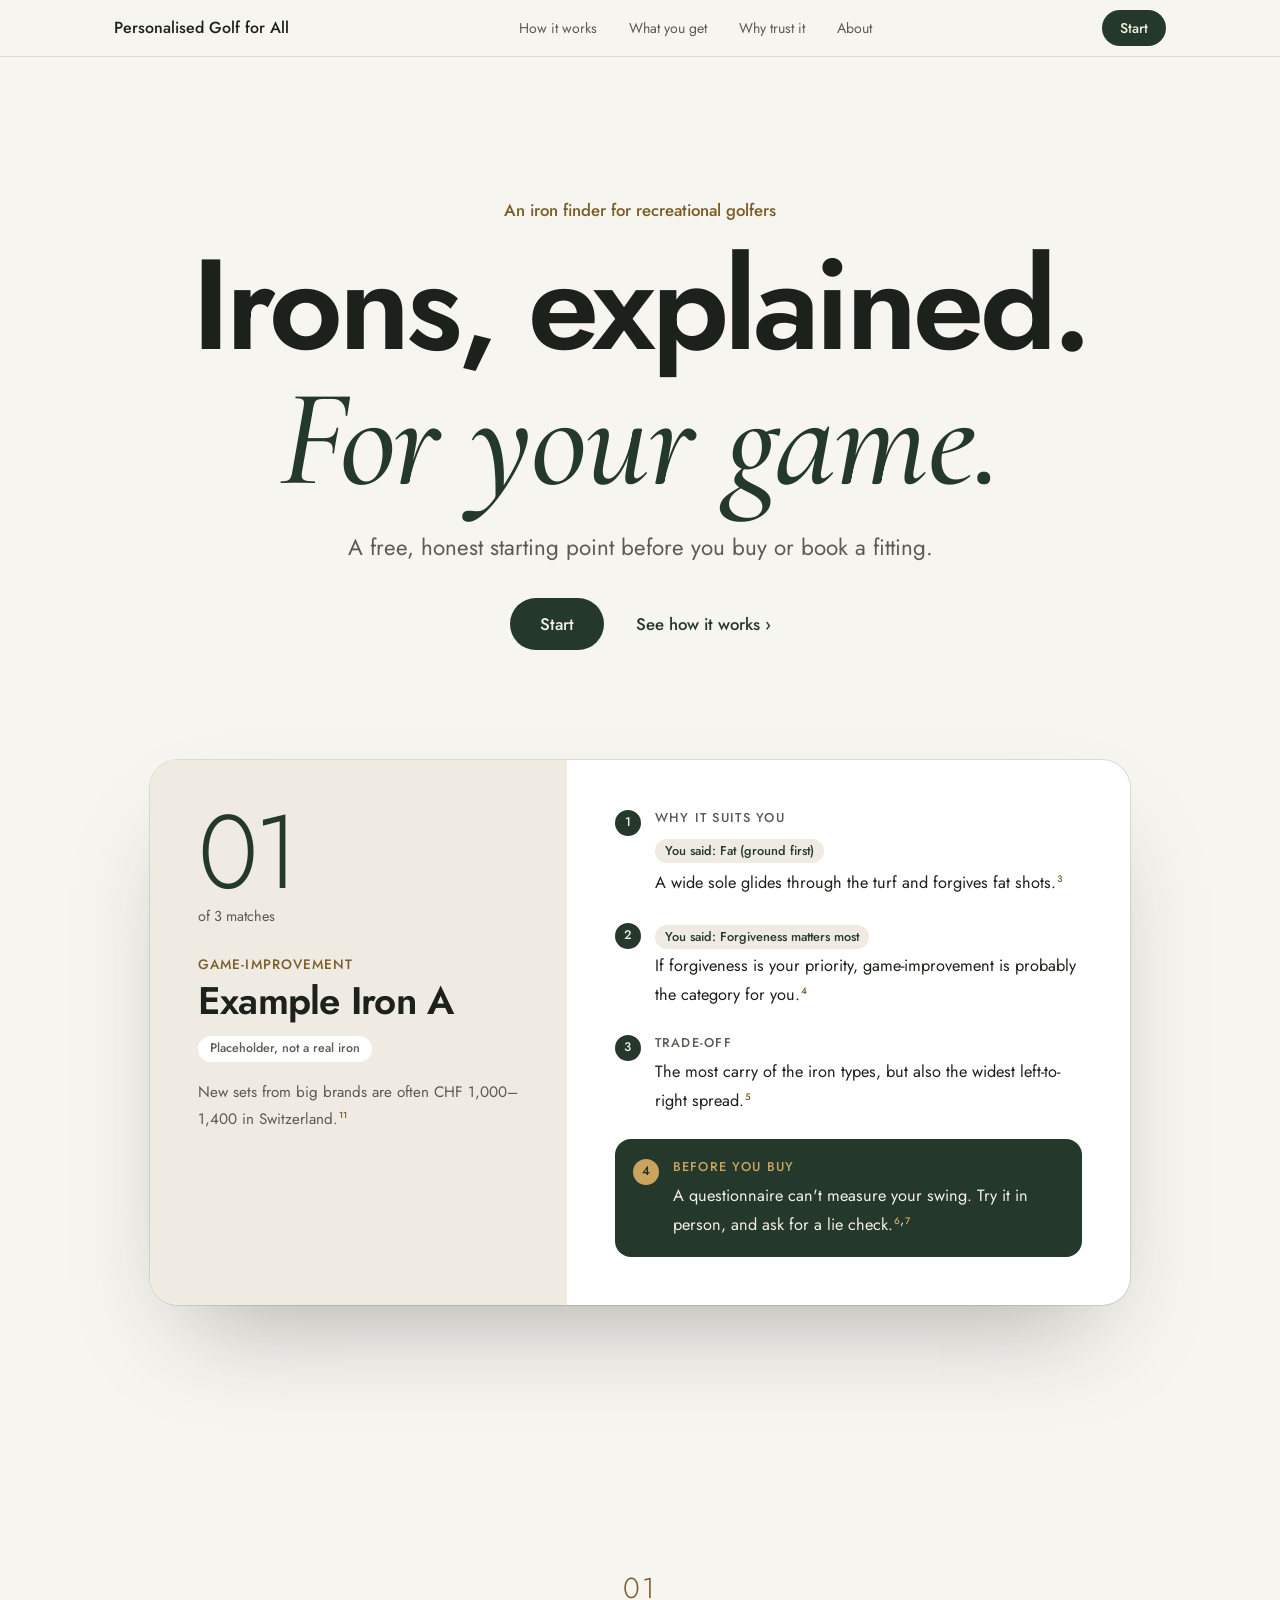
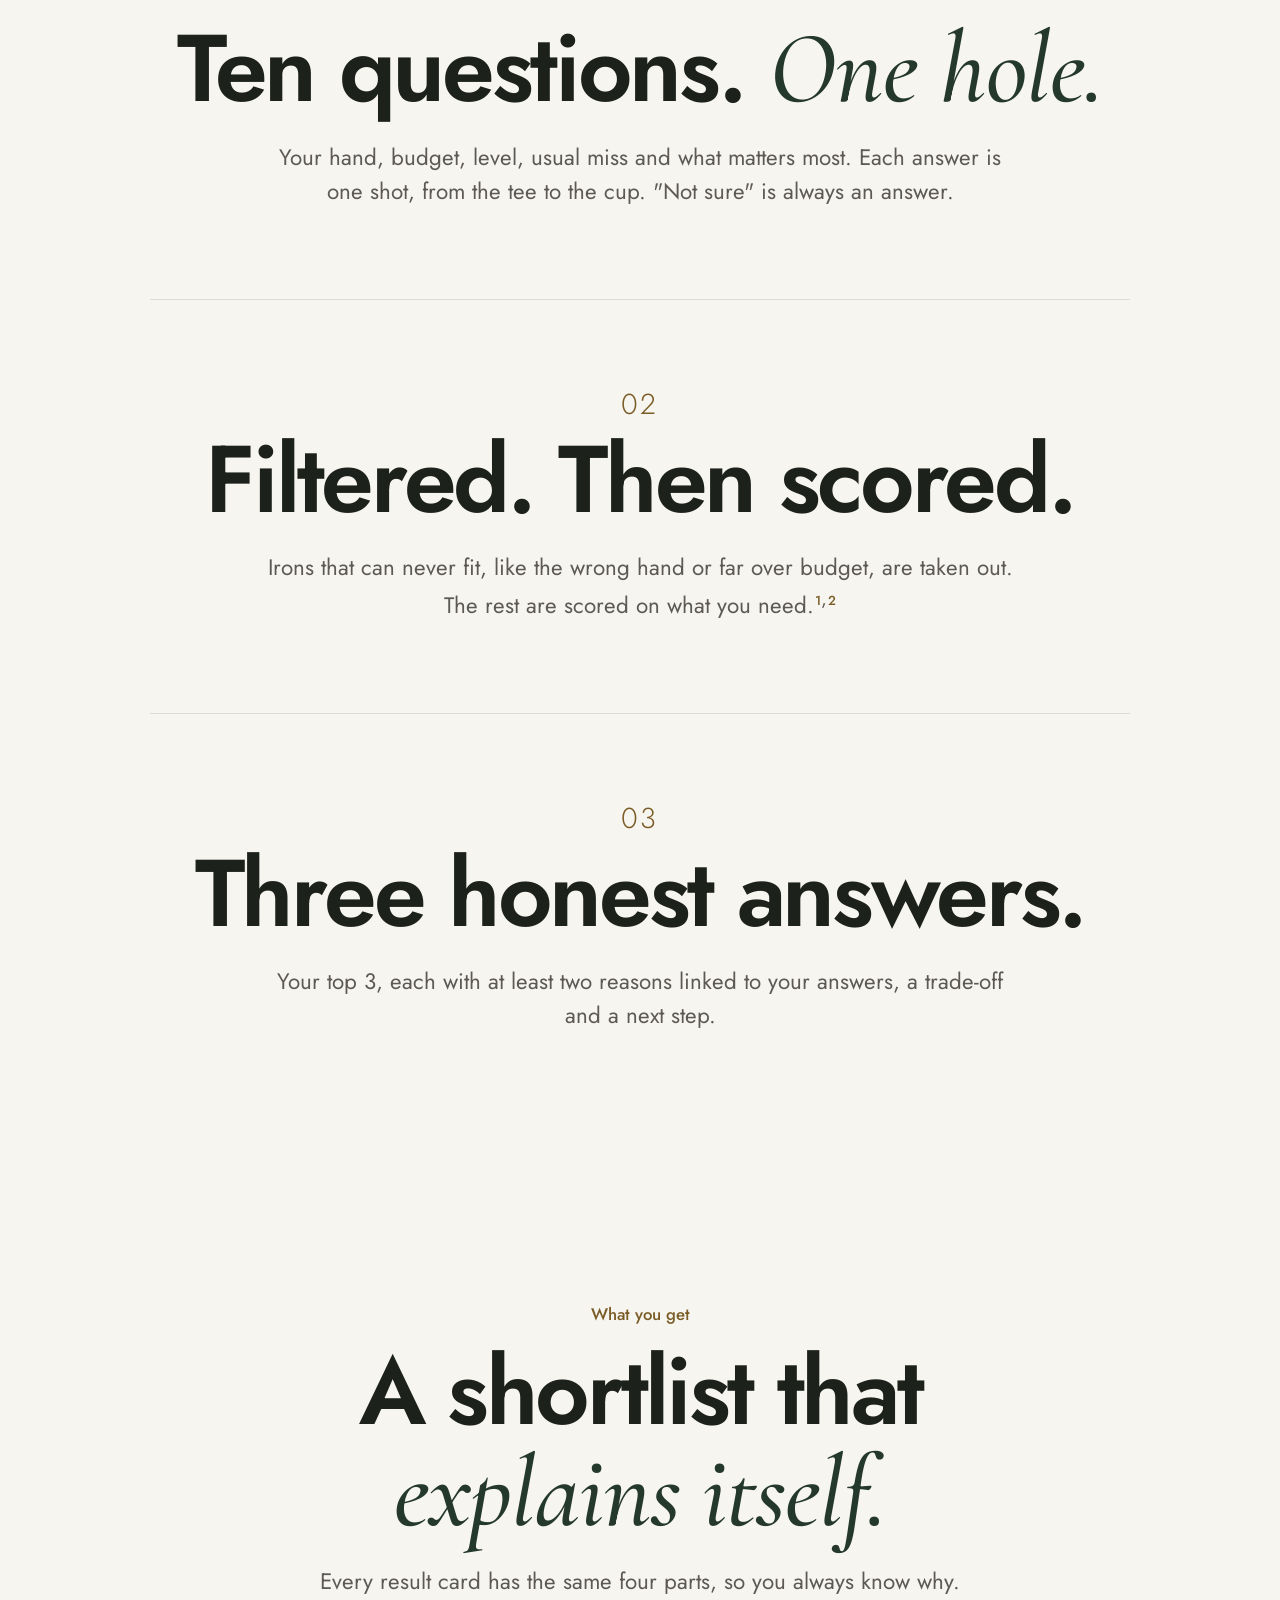
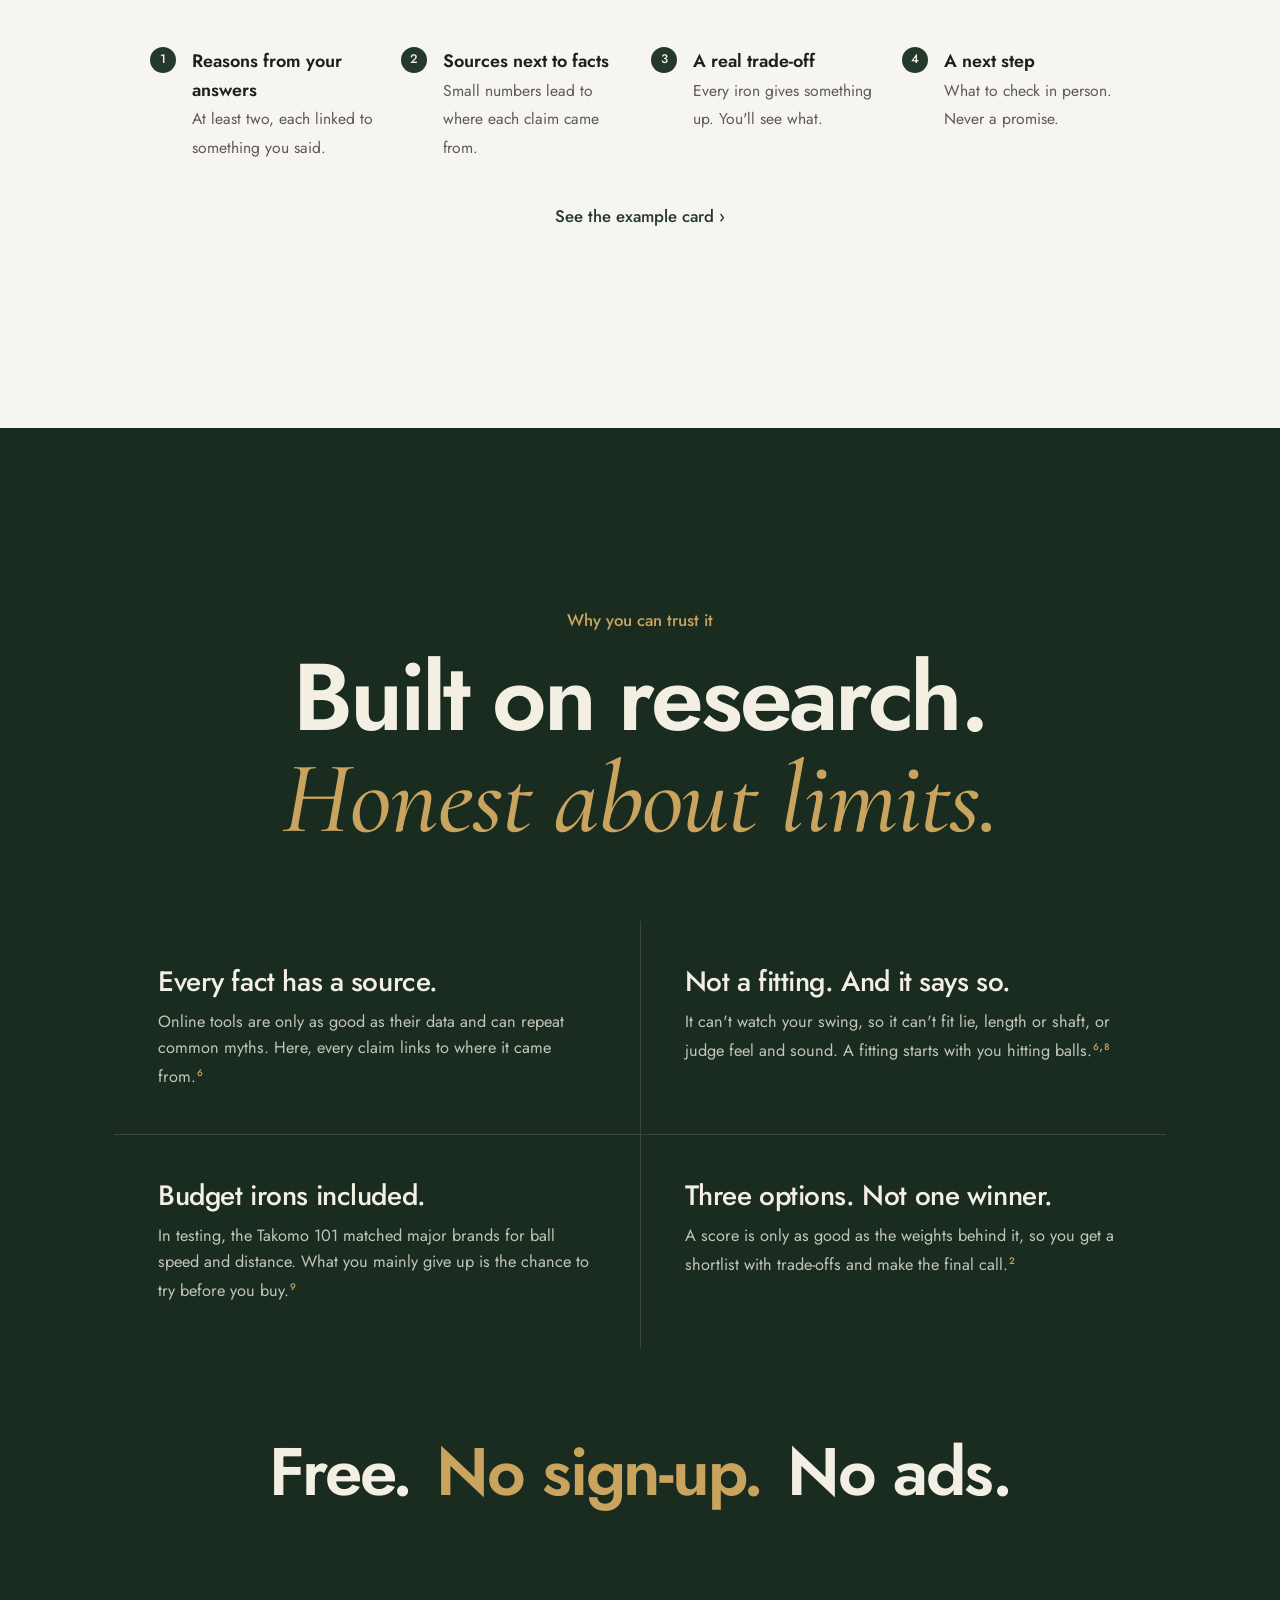
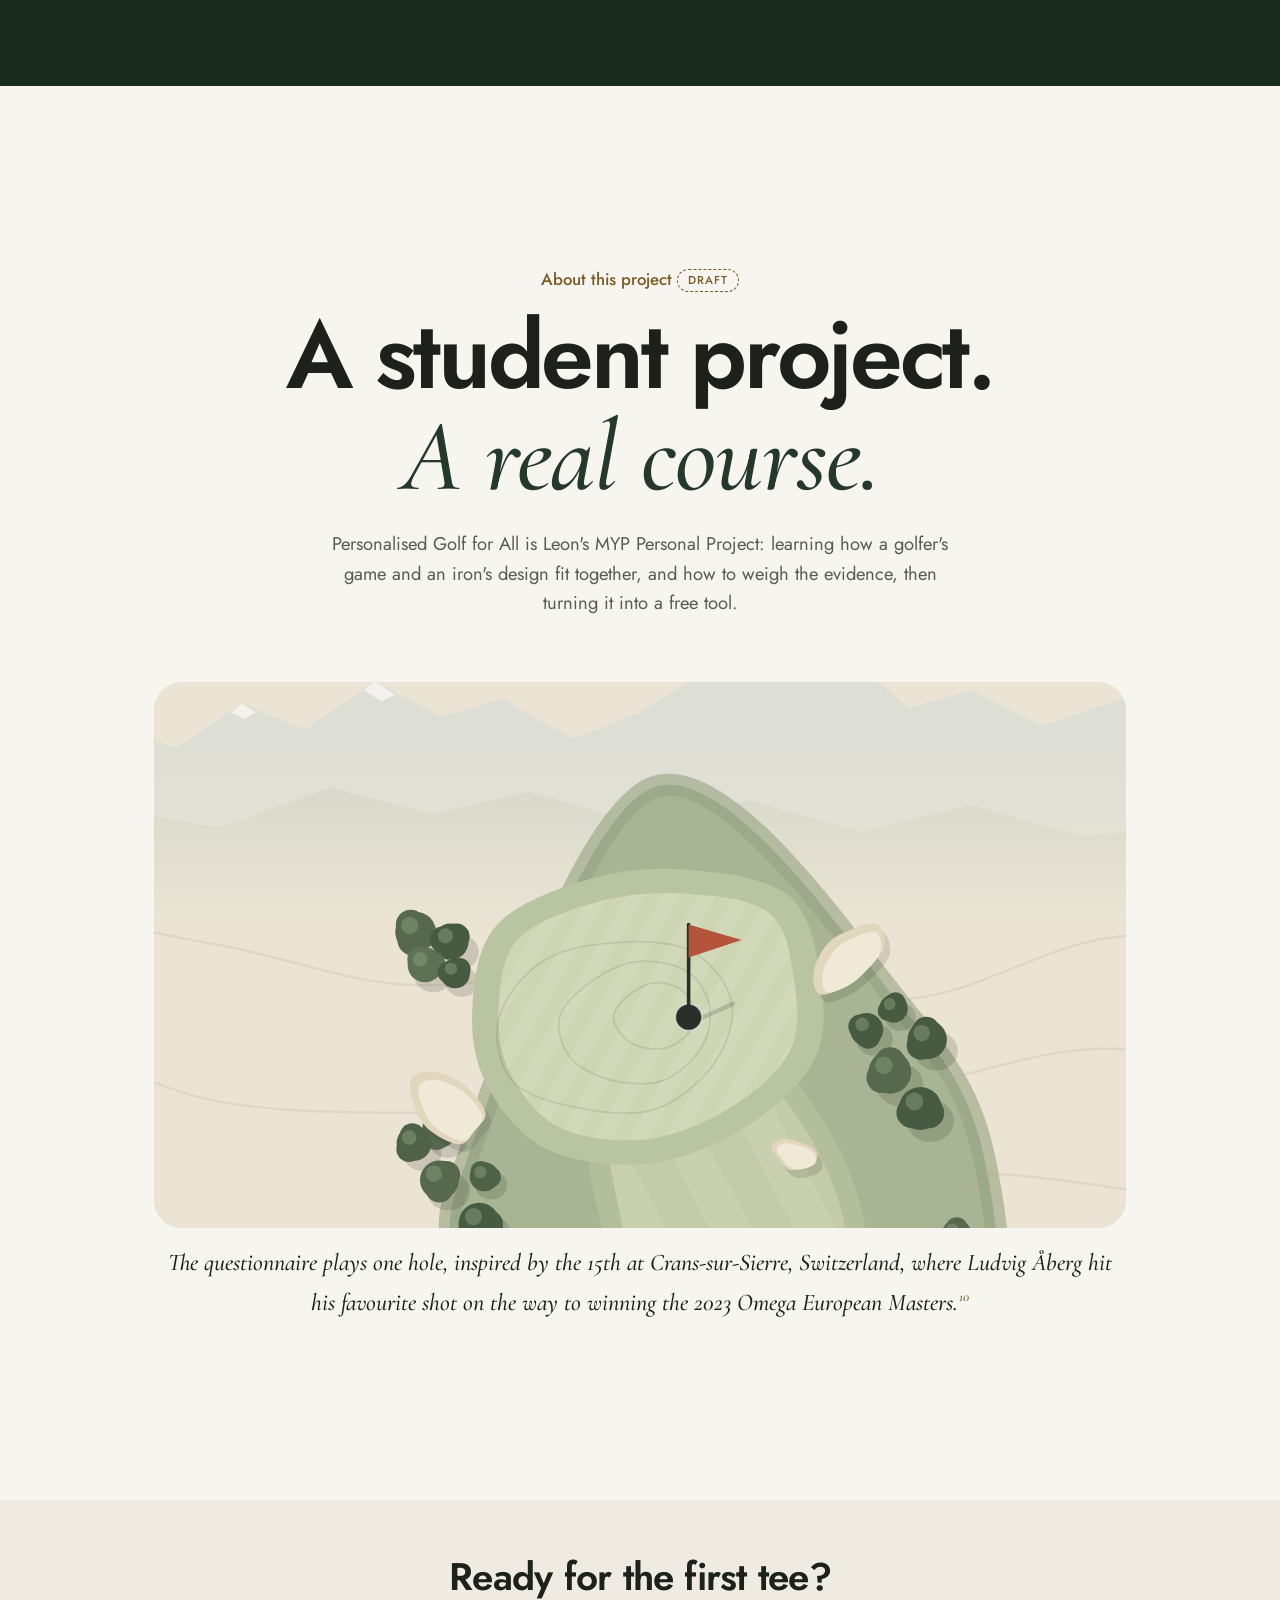
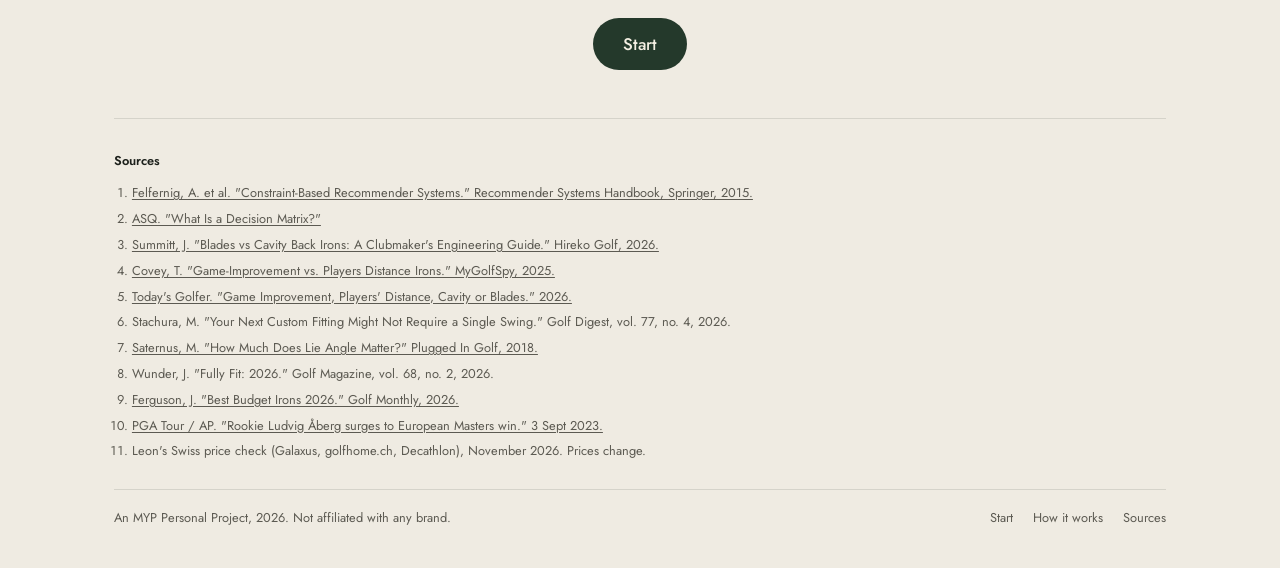
<file: design/home-2.html>
<!DOCTYPE html>
<!--
  HOME PAGE OPTION 2: "Product story"
  Made by Claude (AI) on 24 Nov 2026 for Leon to compare. NOT the live home page (index.html is unchanged).

  Inspired by the way big product pages tell a story (e.g. Apple): very large, confident type,
  one idea per screen, lots of space, sections that reveal as you scroll, the result card shown
  like a product shot, one dark "chapter" for contrast, and sources as numbered footnotes.
  Inspired by, not copied: no logos, text or images from any other site. Golf colours throughout.

  Everything is in this one file. "Example Iron A" is a placeholder. Text marked "Draft" is for Leon to rewrite.
-->
<html lang="en">
<head>
  <meta charset="UTF-8">
  <meta name="viewport" content="width=device-width, initial-scale=1.0">
  <title>Option 2 · Product story (home page test)</title>
  <script>document.documentElement.classList.add("js");</script>
  <link rel="preconnect" href="https://fonts.googleapis.com">
  <link rel="preconnect" href="https://fonts.gstatic.com" crossorigin>
  <link href="https://fonts.googleapis.com/css2?family=Cormorant+Garamond:ital,wght@1,400;1,500&family=Jost:wght@300;400;500;600&display=swap" rel="stylesheet">
  <style>
    /* ---------- 1. Variables ---------- */
    :root {
      --bg: #F7F5F0; --card: #FFFFFF; --soft: #EFEBE2;
      --ink: #1D211C; --muted: #5C5A52; --deep: #24392B; --deep-2: #1A2B20;
      --sage: #6E7F68; --brass: #C9A45E; --brass-ink: #7A5C26; --on-dark: #F4EFE3; --on-dark-2: rgba(244, 239, 227, 0.78);
      --line: rgba(29, 33, 28, 0.12);
      --sans: "Jost", "Avenir Next", "Segoe UI", system-ui, sans-serif;
      --serif: "Cormorant Garamond", Garamond, Georgia, serif;
      --gutter: clamp(20px, 5vw, 64px);
      --ease: cubic-bezier(0.2, 0.7, 0.2, 1);
    }
    /* ---------- 2. Basics ---------- */
    *, *::before, *::after { box-sizing: border-box; }
    html { scroll-padding-top: 64px; }
    @media (prefers-reduced-motion: no-preference) { html { scroll-behavior: smooth; } }
    body { margin: 0; background: var(--bg); color: var(--ink); font: 18px/1.6 var(--sans); -webkit-font-smoothing: antialiased; }
    a { color: inherit; }
    :focus-visible { outline: 3px solid var(--deep); outline-offset: 3px; }
    .sr-only { position: absolute; width: 1px; height: 1px; padding: 0; margin: -1px; overflow: hidden; clip: rect(0 0 0 0); white-space: nowrap; border: 0; }
    .wrap { max-width: 1180px; margin-inline: auto; padding-inline: var(--gutter); }
    .center { text-align: center; }
    .eyebrow { margin: 0 0 16px; font-size: 1.05rem; font-weight: 500; color: var(--brass-ink); }
    .big { margin: 0; font: 600 clamp(2.6rem, 7.4vw, 6.2rem)/1.02 var(--sans); letter-spacing: -0.035em; text-wrap: balance; }
    .big em { font: italic 500 1.08em/1 var(--serif); letter-spacing: -0.01em; color: var(--deep); }
    .sub { margin: 22px auto 0; max-width: 34em; font-size: clamp(1.1rem, 1.8vw, 1.4rem); line-height: 1.5; color: var(--muted); }
    sup a { margin-left: 1px; font-size: 0.7em; font-weight: 500; text-decoration: none; color: var(--brass-ink); }
    sup a:hover { text-decoration: underline; }
    .draft { display: inline-block; padding: 1px 10px; border: 1px dashed var(--brass-ink); border-radius: 999px; font-size: 0.72rem; font-weight: 500; letter-spacing: 0.08em; text-transform: uppercase; color: var(--brass-ink); vertical-align: middle; }

    /* Buttons: solid pill + text link with a chevron */
    .pill { display: inline-flex; align-items: center; justify-content: center; min-height: 52px; padding: 0 30px; border-radius: 999px; background: var(--deep); color: var(--on-dark); font-size: 1.05rem; font-weight: 500; text-decoration: none; transition: background-color 0.3s; }
    .pill:hover { background: var(--deep-2); }
    .pill.small { min-height: 36px; padding: 0 18px; font-size: 0.88rem; }
    .more { font-size: 1.05rem; font-weight: 500; color: var(--deep); text-decoration: none; }
    .more::after { content: " ›"; }
    .more:hover { text-decoration: underline; text-underline-offset: 5px; }
    .actions { display: flex; flex-wrap: wrap; justify-content: center; align-items: center; gap: 16px 32px; margin-top: 34px; }

    /* ---------- 3. Navigation: thin, see-through bar ---------- */
    .nav { position: sticky; top: 0; z-index: 20; background: rgba(247, 245, 240, 0.8); backdrop-filter: saturate(1.4) blur(14px); -webkit-backdrop-filter: saturate(1.4) blur(14px); border-bottom: 1px solid var(--line); }
    .nav .wrap { display: flex; align-items: center; justify-content: space-between; gap: 16px; min-height: 56px; }
    .wordmark { font-weight: 500; font-size: 1rem; text-decoration: none; white-space: nowrap; }
    .nav-links { display: none; gap: 32px; font-size: 0.88rem; }
    .nav-links a { text-decoration: none; color: var(--muted); }
    .nav-links a:hover { color: var(--ink); }
    @media (min-width: 900px) { .nav-links { display: flex; } }

    /* ---------- 4. Hero ---------- */
    .hero { padding-block: clamp(64px, 12vw, 140px) 0; }
    .hero h1 { font-size: clamp(3rem, 10vw, 8.4rem); }
    .hero h1 em { display: block; }

    /* The result card shown like a product shot */
    .product { margin-top: clamp(56px, 9vw, 110px); perspective: 1400px; }
    .shot-card { max-width: 980px; margin-inline: auto; background: var(--card); border-radius: 28px; box-shadow: 0 50px 100px -40px rgba(29, 33, 28, 0.35), 0 0 0 1px var(--line); overflow: hidden; }
    .shot-grid { display: grid; }
    .shot-id { padding: clamp(24px, 4vw, 48px); background: var(--soft); }
    .shot-id .rank { margin: 0; font: 300 clamp(4rem, 9vw, 6.5rem)/0.85 var(--sans); letter-spacing: -0.04em; color: var(--deep); }
    .shot-id .of { margin: 8px 0 26px; font-size: 0.9rem; color: var(--muted); }
    .shot-id .cat { margin: 0 0 6px; font-size: 0.85rem; font-weight: 500; letter-spacing: 0.08em; text-transform: uppercase; color: var(--brass-ink); }
    .shot-id h3 { margin: 0 0 10px; font: 600 clamp(1.8rem, 3.6vw, 2.4rem)/1.05 var(--sans); letter-spacing: -0.02em; }
    .tag { display: inline-block; padding: 3px 12px; border-radius: 999px; background: var(--card); font-size: 0.78rem; font-weight: 500; color: var(--muted); }
    .shot-id .price { margin: 18px 0 0; font-size: 0.95rem; color: var(--muted); }
    .shot-body { padding: clamp(24px, 4vw, 48px); display: grid; gap: 24px; }
    .part { position: relative; padding-left: 40px; }
    .part .badge { position: absolute; left: 0; top: 2px; display: grid; place-items: center; width: 26px; height: 26px; border-radius: 50%; background: var(--deep); color: var(--on-dark); font-size: 0.78rem; font-weight: 500; }
    .part h4 { margin: 0 0 6px; font-size: 0.8rem; font-weight: 500; letter-spacing: 0.1em; text-transform: uppercase; color: var(--muted); }
    .part p { margin: 0; font-size: 1.02rem; }
    .said { display: inline-block; margin-bottom: 4px; padding: 2px 10px; border-radius: 999px; background: var(--soft); font-size: 0.8rem; font-weight: 500; color: var(--deep); }
    .part.next { padding: 18px 18px 18px 58px; border-radius: 16px; background: var(--deep); color: var(--on-dark); }
    .part.next .badge { left: 18px; top: 20px; background: var(--brass); color: var(--deep-2); }
    .part.next h4 { color: var(--brass); }
    .part.next sup a { color: var(--brass); }
    @media (min-width: 820px) { .shot-grid { grid-template-columns: 0.85fr 1.15fr; } }

    /* ---------- 5. Chapters (How it works) ---------- */
    .chapter { padding-block: clamp(96px, 14vw, 180px); }
    .statement { max-width: 980px; margin: 0 auto; padding-block: clamp(56px, 10vh, 120px); text-align: center; }
    .statement .n { display: block; margin-bottom: 14px; font: 300 clamp(1.4rem, 2.4vw, 1.8rem)/1 var(--sans); color: var(--brass-ink); letter-spacing: 0.08em; }
    .statement + .statement { border-top: 1px solid var(--line); }

    /* ---------- 6. What you get: callouts ---------- */
    .callouts { list-style: none; margin: 48px auto 0; padding: 0; max-width: 980px; display: grid; gap: 22px; counter-reset: c; }
    .callouts li { display: grid; grid-template-columns: 30px 1fr; gap: 12px; align-items: start; }
    .callouts .badge { display: grid; place-items: center; width: 26px; height: 26px; border-radius: 50%; background: var(--deep); color: var(--on-dark); font-size: 0.78rem; font-weight: 500; }
    .callouts strong { display: block; font-weight: 600; }
    .callouts span.txt { color: var(--muted); font-size: 0.98rem; }
    @media (min-width: 820px) { .callouts { grid-template-columns: repeat(4, 1fr); } }

    /* ---------- 7. Dark chapter: Why you can trust it ---------- */
    .dark { background: var(--deep-2); color: var(--on-dark); }
    .dark .eyebrow { color: var(--brass); }
    .dark .big em { color: var(--brass); }
    .dark .sub { color: var(--on-dark-2); }
    .dark sup a { color: var(--brass); }
    .facts { display: grid; gap: 1px; margin-top: 72px; background: rgba(244, 239, 227, 0.14); border-radius: 24px; overflow: hidden; }
    .fact { padding: clamp(26px, 4vw, 44px); background: var(--deep-2); }
    .fact h3 { margin: 0 0 10px; font: 500 clamp(1.4rem, 2.4vw, 1.75rem)/1.2 var(--sans); letter-spacing: -0.015em; }
    .fact p { margin: 0; color: var(--on-dark-2); font-size: 1.02rem; }
    @media (min-width: 820px) { .facts { grid-template-columns: 1fr 1fr; } }
    .free { margin: 88px 0 0; font: 600 clamp(2rem, 5.4vw, 4.2rem)/1.05 var(--sans); letter-spacing: -0.03em; text-align: center; }
    .free span { display: inline-block; margin-inline: 0.18em; }
    .free span:nth-child(2) { color: var(--brass); }

    /* ---------- 8. About ---------- */
    .about p.body { margin: 22px auto 0; max-width: 34em; font-size: 1.15rem; color: var(--muted); }
    .pano { max-width: 1100px; margin: 64px auto 0; }
    .pano-frame { aspect-ratio: 16 / 9; border-radius: 28px; overflow: hidden; background: #EBE4D4; }
    .pano-frame svg { display: block; width: 100%; height: 100%; }
    .pano figcaption { margin-top: 18px; text-align: center; font: italic 500 clamp(1.2rem, 2vw, 1.5rem)/1.45 var(--serif); color: var(--ink); max-width: 40em; margin-inline: auto; }

    /* ---------- 9. Footer with numbered footnotes ---------- */
    footer { padding-block: 56px 40px; background: var(--soft); color: var(--muted); font-size: 0.8rem; line-height: 1.55; }
    footer .cta { padding-bottom: 48px; margin-bottom: 32px; border-bottom: 1px solid var(--line); text-align: center; }
    footer .cta p { margin: 0 0 20px; font: 600 clamp(1.6rem, 3.4vw, 2.4rem)/1.1 var(--sans); letter-spacing: -0.02em; color: var(--ink); }
    #sources h2 { margin: 0 0 12px; font-size: 0.8rem; font-weight: 600; color: var(--ink); }
    .notes { margin: 0; padding-left: 1.4em; }
    .notes li { margin-bottom: 6px; }
    .notes a { text-underline-offset: 2px; }
    .foot-bottom { display: flex; flex-wrap: wrap; justify-content: space-between; gap: 12px 24px; margin-top: 28px; padding-top: 18px; border-top: 1px solid var(--line); }
    .foot-bottom nav { display: flex; gap: 20px; }
    .foot-bottom a { text-decoration: none; }
    .foot-bottom a:hover { text-decoration: underline; }

    /* ---------- 10. Scroll-triggered reveals (only if motion is allowed) ---------- */
    @media (prefers-reduced-motion: no-preference) {
      .js .reveal { opacity: 0; transform: translateY(40px); transition: opacity 1s var(--ease), transform 1s var(--ease); }
      .js .reveal.is-visible { opacity: 1; transform: none; }
      /* the product card starts tilted back and straightens up as it arrives */
      .js .product.reveal { opacity: 1; transform: none; }   /* the card itself does the movement */
      .js .product .shot-card { transform: rotateX(14deg) translateY(40px) scale(0.96); opacity: 0.4; transition: transform 1.4s var(--ease), opacity 1s var(--ease); transform-origin: 50% 100%; }
      .js .product.is-visible .shot-card { transform: none; opacity: 1; }
      .js .facts.reveal .fact { opacity: 0; transition: opacity 0.9s var(--ease); }
      .js .facts.reveal.is-visible .fact { opacity: 1; }
      .js .facts.reveal.is-visible .fact:nth-child(2) { transition-delay: 0.12s; }
      .js .facts.reveal.is-visible .fact:nth-child(3) { transition-delay: 0.24s; }
      .js .facts.reveal.is-visible .fact:nth-child(4) { transition-delay: 0.36s; }
    }
  </style>
</head>
<body>
  <!-- The golf hole drawing (same as the questionnaire), stored once as a symbol and shown cropped with <use> -->
<svg width="0" height="0" style="position:absolute" aria-hidden="true" focusable="false"><symbol id="hole-art" viewBox="0 0 600 1000">
<defs>
  <pattern id="mow" width="34" height="34" patternUnits="userSpaceOnUse" patternTransform="rotate(-28)">
    <rect width="17" height="34" fill="#FFFFFF" fill-opacity="0.09"/>
  </pattern>
  <pattern id="mow-green" width="14" height="14" patternUnits="userSpaceOnUse" patternTransform="rotate(30)">
    <rect width="7" height="14" fill="#FFFFFF" fill-opacity="0.1"/>
  </pattern>
  <linearGradient id="alps-fade" x1="0" y1="0" x2="0" y2="1">
    <stop offset="0" stop-color="#EBE4D4" stop-opacity="0"/>
    <stop offset="1" stop-color="#EBE4D4" stop-opacity="1"/>
  </linearGradient>
</defs>
<rect x="-400" y="-400" width="1400" height="1800" fill="#EBE4D4"/>
<g class="alps">
<path d="M-300 150 L-150 128 L-10 150 L30 118 L62 104 L95 92 L120 100 L150 80 L178 92 L210 70 L240 86 L268 78 L300 96 L330 84 L372 58 L398 40 L408 28 L416 36 L430 64 L452 82 L480 74 L512 90 L548 78 L585 96 L610 110 L700 92 L800 118 L900 140 L900 180 L-300 180Z" fill="#DDDED6"/>
<path d="M398 40 L408 28 L416 36 L421 48 L412 45 L405 52Z" fill="#F4F2EC"/>
<path d="M205 74 L210 70 L219 76 L213 79Z" fill="#F4F2EC"/>
<path d="M145 84 L150 80 L156 84 L151 87Z" fill="#F4F2EC"/>
<path d="M-300 160 L-160 140 L-10 160 L40 140 L90 128 L140 136 L190 118 L236 130 L280 120 L330 134 L380 124 L430 138 L480 126 L530 140 L610 132 L720 128 L900 150 L900 180 L-300 180Z" fill="#D1D5CA"/>
<rect x="-300" y="96" width="1200" height="84" fill="url(#alps-fade)"/>
</g>
<g class="contours" fill="none" stroke="#262A24" stroke-opacity="0.07" stroke-width="1">
<path d="M-340 200C-326.7 203 -286.7 216.8 -260 217.9C-233.3 219 -206.7 208.6 -180 206.7C-153.3 204.7 -126.7 207.1 -100 206.1C-73.3 205.1 -46.7 205.1 -20 200.6C6.7 196.2 33.3 181.1 60 179.3C86.7 177.4 113.3 184.8 140 189.5C166.7 194.1 193.3 204.6 220 207C246.7 209.4 273.3 202.8 300 204C326.7 205.2 353.3 212.6 380 214C406.7 215.4 433.3 217.1 460 212.5C486.7 207.9 513.3 190.7 540 186.4C566.7 182.2 593.3 185.2 620 186.8C646.7 188.4 673.3 194.9 700 196C726.7 197 753.3 190.6 780 193.3C806.7 195.9 833.3 207.5 860 211.9C886.7 216.4 926.7 218.7 940 220.1"/>
<path d="M-340 271.8C-326.7 271.5 -286.7 272.7 -260 270.3C-233.3 267.9 -206.7 259.2 -180 257.3C-153.3 255.5 -126.7 261.5 -100 259.2C-73.3 256.9 -46.7 247.1 -20 243.4C6.7 239.6 33.3 233.8 60 236.6C86.7 239.5 113.3 255.6 140 260.3C166.7 265.1 193.3 264.8 220 265.3C246.7 265.7 273.3 262.1 300 263C326.7 264 353.3 273 380 271.1C406.7 269.3 433.3 257.9 460 252.1C486.7 246.3 513.3 236.4 540 236.2C566.7 236 593.3 247.9 620 250.8C646.7 253.6 673.3 252.2 700 253.5C726.7 254.8 753.3 254.6 780 258.6C806.7 262.5 833.3 276.2 860 277C886.7 277.9 926.7 265.9 940 263.7"/>
<path d="M-340 333.1C-326.7 330.2 -286.7 319.7 -260 315.9C-233.3 312.1 -206.7 311.9 -180 310.5C-153.3 309.2 -126.7 310.9 -100 307.8C-73.3 304.7 -46.7 292.2 -20 292C6.7 291.7 33.3 300.5 60 306.2C86.7 311.9 113.3 323.9 140 326.1C166.7 328.2 193.3 319.8 220 319.1C246.7 318.4 273.3 322.1 300 321.9C326.7 321.7 353.3 322.8 380 318C406.7 313.3 433.3 296.9 460 293.6C486.7 290.4 513.3 295 540 298.4C566.7 301.8 593.3 311.7 620 314C646.7 316.3 673.3 310.3 700 312.3C726.7 314.2 753.3 322.9 780 325.7C806.7 328.5 833.3 332.7 860 329.1C886.7 325.4 926.7 308 940 303.8"/>
<path d="M-340 381.2C-326.7 378.1 -286.7 365.3 -260 362.6C-233.3 359.8 -206.7 366 -180 364.7C-153.3 363.5 -126.7 357 -100 355C-73.3 353.1 -46.7 349 -20 352.9C6.7 356.9 33.3 373.9 60 378.8C86.7 383.6 113.3 383 140 382C166.7 381 193.3 373.6 220 372.7C246.7 371.7 273.3 378.5 300 376.3C326.7 374 353.3 363.8 380 358.9C406.7 354 433.3 345.5 460 346.8C486.7 348.2 513.3 362.7 540 367.1C566.7 371.5 593.3 372 620 373.2C646.7 374.3 673.3 371.8 700 374C726.7 376.2 753.3 387.2 780 386.5C806.7 385.8 833.3 375.9 860 370C886.7 364 926.7 354.1 940 350.9"/>
<path d="M-340 422.6C-326.7 421.4 -286.7 416 -260 415.1C-233.3 414.3 -206.7 418.8 -180 417.6C-153.3 416.4 -126.7 406.9 -100 408C-73.3 409.1 -46.7 418.4 -20 424.3C6.7 430.2 33.3 442.3 60 443.4C86.7 444.5 113.3 433.6 140 430.9C166.7 428.3 193.3 428.5 220 427.3C246.7 426.1 273.3 427.7 300 423.8C326.7 419.9 353.3 405.5 380 403.8C406.7 402 433.3 408.3 460 413.2C486.7 418.1 513.3 430.5 540 433.2C566.7 436 593.3 429.1 620 429.6C646.7 430.1 673.3 435.2 700 436.2C726.7 437.2 753.3 440 780 435.6C806.7 431.2 833.3 414.1 860 409.7C886.7 405.3 926.7 409.3 940 409.3"/>
<path d="M-340 467.4C-326.7 468.3 -286.7 472.1 -260 472.5C-233.3 473 -206.7 470.3 -180 470.1C-153.3 469.9 -126.7 466.9 -100 471.2C-73.3 475.5 -46.7 492.1 -20 496.1C6.7 500.2 33.3 498.3 60 495.5C86.7 492.7 113.3 481.9 140 479.4C166.7 477 193.3 482.8 220 480.9C246.7 479 273.3 471.5 300 468.1C326.7 464.8 353.3 458.1 380 460.9C406.7 463.8 433.3 480 460 485.2C486.7 490.3 513.3 491.6 540 491.8C566.7 491.9 593.3 486.1 620 486.3C646.7 486.5 673.3 494.7 700 493C726.7 491.3 753.3 481.6 780 475.9C806.7 470.3 833.3 459.3 860 459.1C886.7 458.9 926.7 472.3 940 474.9"/>
<path d="M-340 521.6C-326.7 523.1 -286.7 530 -260 530.8C-233.3 531.6 -206.7 524.6 -180 526.5C-153.3 528.4 -126.7 536.8 -100 542C-73.3 547.2 -46.7 558.1 -20 557.7C6.7 557.3 33.3 543.9 60 539.6C86.7 535.2 113.3 533 140 531.6C166.7 530.2 193.3 533.7 220 531.4C246.7 529 273.3 517.5 300 517.3C326.7 517.2 353.3 524.7 380 530.5C406.7 536.2 433.3 549.7 460 551.9C486.7 554.2 513.3 545.5 540 544.1C566.7 542.7 593.3 543.9 620 543.4C646.7 542.9 673.3 545.2 700 540.9C726.7 536.6 753.3 520.8 780 517.6C806.7 514.4 833.3 517.9 860 521.6C886.7 525.4 926.7 537 940 540.1"/>
<path d="M-340 583.5C-326.7 584.3 -286.7 587 -260 588C-233.3 589.1 -206.7 586 -180 589.8C-153.3 593.6 -126.7 608.3 -100 610.9C-73.3 613.5 -46.7 610 -20 605.6C6.7 601.2 33.3 587.7 60 584.5C86.7 581.4 113.3 587.4 140 586.7C166.7 586 193.3 582.1 220 580.6C246.7 579.1 273.3 574.1 300 577.9C326.7 581.7 353.3 598.5 380 603.4C406.7 608.4 433.3 609.1 460 607.8C486.7 606.4 513.3 597 540 595.3C566.7 593.6 593.3 599.8 620 597.8C646.7 595.7 673.3 587.7 700 583.1C726.7 578.6 753.3 569.2 780 570.6C806.7 572.1 833.3 586.8 860 591.7C886.7 596.6 926.7 598.6 940 600"/>
<path d="M-340 647.1C-326.7 646.9 -286.7 644.2 -260 646C-233.3 647.8 -206.7 654 -180 657.7C-153.3 661.5 -126.7 670.5 -100 668.5C-73.3 666.6 -46.7 651.4 -20 646C6.7 640.7 33.3 637.2 60 636.5C86.7 635.8 113.3 642.3 140 641.9C166.7 641.5 193.3 633 220 634.1C246.7 635.3 273.3 642.9 300 648.6C326.7 654.4 353.3 667.4 380 668.5C406.7 669.6 433.3 658.6 460 655.2C486.7 651.9 513.3 649.8 540 648.4C566.7 647 593.3 650.2 620 646.9C646.7 643.6 673.3 630.2 700 628.6C726.7 627 753.3 632.1 780 637.2C806.7 642.3 833.3 656.2 860 659.3C886.7 662.3 926.7 655.9 940 655.3"/>
<path d="M-340 707.5C-326.7 707.5 -286.7 704.7 -260 707.2C-233.3 709.6 -206.7 721.4 -180 722.3C-153.3 723.3 -126.7 718.4 -100 712.9C-73.3 707.5 -46.7 692.6 -20 689.7C6.7 686.7 33.3 694 60 695.1C86.7 696.2 113.3 696.1 140 696.4C166.7 696.6 193.3 692.6 220 696.5C246.7 700.5 273.3 716.2 300 720.2C326.7 724.2 353.3 723.5 380 720.4C406.7 717.4 433.3 704.7 460 701.7C486.7 698.6 513.3 703.9 540 702.4C566.7 701 593.3 695.8 620 693C646.7 690.2 673.3 682.8 700 685.6C726.7 688.4 753.3 704.5 780 709.9C806.7 715.3 833.3 718.1 860 718.1C886.7 718 926.7 711 940 709.6"/>
<path d="M-340 764.8C-326.7 765.8 -286.7 768.5 -260 770.4C-233.3 772.3 -206.7 779.3 -180 776.2C-153.3 773.1 -126.7 757.2 -100 751.7C-73.3 746.3 -46.7 742.9 -20 743.6C6.7 744.3 33.3 754.1 60 755.7C86.7 757.3 113.3 751.4 140 753.1C166.7 754.8 193.3 761.2 220 766C246.7 770.8 273.3 782.4 300 781.9C326.7 781.5 353.3 768.2 380 763.3C406.7 758.4 433.3 754.1 460 752.7C486.7 751.3 513.3 756.6 540 754.9C566.7 753.3 593.3 743.1 620 743.1C646.7 743 673.3 749.1 700 754.8C726.7 760.5 753.3 775.1 780 777.5C806.7 779.9 833.3 771.2 860 769.1C886.7 766.9 926.7 765.5 940 764.8"/>
<path d="M-340 821.8C-326.7 823.3 -286.7 830.9 -260 830.4C-233.3 829.9 -206.7 824.5 -180 818.8C-153.3 813.2 -126.7 798.4 -100 796.4C-73.3 794.4 -46.7 803.8 -20 806.8C6.7 809.9 33.3 813.4 60 814.8C86.7 816.1 113.3 811.9 140 815.1C166.7 818.4 193.3 831.7 220 834.2C246.7 836.6 273.3 834.3 300 829.8C326.7 825.2 353.3 810.2 380 806.7C406.7 803.2 433.3 808.8 460 808.7C486.7 808.6 513.3 807.2 540 806.2C566.7 805.3 593.3 799.6 620 803.2C646.7 806.8 673.3 822.8 700 827.8C726.7 832.9 753.3 835 780 833.3C806.7 831.7 833.3 820.4 860 818C886.7 815.6 926.7 818.9 940 819.1"/>
<path d="M-340 879.7C-326.7 880 -286.7 885.3 -260 881.7C-233.3 878.2 -206.7 863.1 -180 858.4C-153.3 853.8 -126.7 851.6 -100 853.9C-73.3 856.2 -46.7 869.4 -20 872.5C6.7 875.6 33.3 871.2 60 872.7C86.7 874.1 113.3 878 140 881.1C166.7 884.3 193.3 893.8 220 891.8C246.7 889.9 273.3 875.1 300 869.5C326.7 863.9 353.3 858.7 380 858.1C406.7 857.5 433.3 865.7 460 866.1C486.7 866.5 513.3 859.4 540 860.6C566.7 861.7 593.3 867.5 620 873C646.7 878.4 673.3 892.2 700 893.3C726.7 894.4 753.3 883.4 780 879.5C806.7 875.5 833.3 871.2 860 869.6C886.7 868 926.7 869.8 940 869.9"/>
<path d="M-340 935.8C-326.7 934 -286.7 929.9 -260 925C-233.3 920 -206.7 906.6 -180 906.1C-153.3 905.6 -126.7 917.1 -100 921.8C-73.3 926.5 -46.7 932.6 -20 934.3C6.7 936 33.3 930.3 60 932C86.7 933.8 113.3 943.9 140 944.7C166.7 945.4 193.3 942 220 936.6C246.7 931.2 273.3 915.3 300 912.2C326.7 909.1 353.3 916 380 917.8C406.7 919.5 433.3 922 460 922.7C486.7 923.4 513.3 918.6 540 922.1C566.7 925.7 593.3 940.2 620 944C646.7 947.8 673.3 948.4 700 945.1C726.7 941.8 753.3 927.5 780 924C806.7 920.5 833.3 925 860 924C886.7 923 926.7 919 940 918"/>
<path d="M-340 986.8C-326.7 983.6 -286.7 970.7 -260 967.6C-233.3 964.4 -206.7 963.7 -180 967.6C-153.3 971.6 -126.7 987.1 -100 991C-73.3 994.9 -46.7 990.8 -20 991.2C6.7 991.5 33.3 991.8 60 993.1C86.7 994.3 113.3 1001.7 140 998.8C166.7 995.8 193.3 980.8 220 975.3C246.7 969.9 273.3 965 300 965.9C326.7 966.8 353.3 978.3 380 980.6C406.7 982.9 433.3 978.3 460 979.9C486.7 981.5 513.3 985.7 540 990C566.7 994.3 593.3 1006.2 620 1005.8C646.7 1005.3 673.3 992.3 700 987.1C726.7 981.8 753.3 975.5 780 974C806.7 972.6 833.3 979.3 860 978.5C886.7 977.6 926.7 970.7 940 969.1"/>
</g>
<path class="rough" d="M395.8 934.5C412.3 911.1 401.1 884.1 398.7 853.6C396.2 823 389.1 782.8 381.1 751.4C373.1 720 358 685.7 350.7 665.4C343.5 645.1 340.5 637.5 337.5 629.4C334.6 621.4 330.4 624.9 332.9 617.1C335.4 609.3 338.2 597.8 352.5 582.4C366.9 567 396.9 551 419 524.6C441.1 498.3 473.6 461.5 485.3 424.3C496.9 387 494.5 335.2 488.8 301.3C483.2 267.4 476.9 251.4 451.4 220.8C425.9 190.3 369.8 105.6 336 118C302.2 130.4 262.1 259.1 248.6 295.2C235.1 331.3 254.8 326.6 255.2 334.7C255.5 342.8 254.4 336.3 250.7 343.7C247 351.2 244.2 363 233 379.4C221.8 395.7 202.5 417 183.5 441.6C164.5 466.2 134.6 492.1 119.1 526.9C103.6 561.7 89.4 612 90.5 650.6C91.5 689.2 111.9 728.9 125.3 758.6C138.7 788.3 159.5 807.3 170.9 828.6C182.2 849.9 187.8 867 193.3 886.4C198.9 905.9 186.4 927.5 204.2 945.5C221.9 963.4 268.1 995.8 300 994C331.9 992.2 379.4 957.9 395.8 934.5Z" fill="#A8B493"/>
<path d="M395.8 934.5C412.3 911.1 401.1 884.1 398.7 853.6C396.2 823 389.1 782.8 381.1 751.4C373.1 720 358 685.7 350.7 665.4C343.5 645.1 340.5 637.5 337.5 629.4C334.6 621.4 330.4 624.9 332.9 617.1C335.4 609.3 338.2 597.8 352.5 582.4C366.9 567 396.9 551 419 524.6C441.1 498.3 473.6 461.5 485.3 424.3C496.9 387 494.5 335.2 488.8 301.3C483.2 267.4 476.9 251.4 451.4 220.8C425.9 190.3 369.8 105.6 336 118C302.2 130.4 262.1 259.1 248.6 295.2C235.1 331.3 254.8 326.6 255.2 334.7C255.5 342.8 254.4 336.3 250.7 343.7C247 351.2 244.2 363 233 379.4C221.8 395.7 202.5 417 183.5 441.6C164.5 466.2 134.6 492.1 119.1 526.9C103.6 561.7 89.4 612 90.5 650.6C91.5 689.2 111.9 728.9 125.3 758.6C138.7 788.3 159.5 807.3 170.9 828.6C182.2 849.9 187.8 867 193.3 886.4C198.9 905.9 186.4 927.5 204.2 945.5C221.9 963.4 268.1 995.8 300 994C331.9 992.2 379.4 957.9 395.8 934.5Z" fill="none" stroke="#97A483" stroke-width="10" stroke-opacity="0.6"/>
<g class="tree-shadows" fill="#262A24" fill-opacity="0.16">
<ellipse cx="232.7" cy="188.8" rx="10.2" ry="9.1"/>
<ellipse cx="248" cy="192.5" rx="9" ry="8.1"/>
<ellipse cx="236.4" cy="202.9" rx="8.7" ry="7.8"/>
<ellipse cx="249.4" cy="206.1" rx="7.5" ry="6.7"/>
<ellipse cx="447.8" cy="221.8" rx="7.1" ry="6.4"/>
<ellipse cx="436.1" cy="232" rx="8.3" ry="7.4"/>
<ellipse cx="464.1" cy="237.3" rx="9.8" ry="8.8"/>
<ellipse cx="447.5" cy="252.5" rx="10.7" ry="9.6"/>
<ellipse cx="461.4" cy="268.9" rx="10.7" ry="9.6"/>
<ellipse cx="243" cy="277.8" rx="8.8" ry="7.9"/>
<ellipse cx="231.4" cy="283.7" rx="8.7" ry="7.8"/>
<ellipse cx="262.6" cy="298" rx="7.3" ry="6.5"/>
<ellipse cx="243.3" cy="300.8" rx="9.7" ry="8.7"/>
<ellipse cx="261.6" cy="320.8" rx="10.3" ry="9.2"/>
<ellipse cx="476.5" cy="324.3" rx="7.5" ry="6.7"/>
<ellipse cx="471" cy="337.5" rx="10.6" ry="9.5"/>
<ellipse cx="480.9" cy="343.3" rx="10.7" ry="9.6"/>
<ellipse cx="461.8" cy="350.3" rx="7" ry="6.3"/>
<ellipse cx="244" cy="361.3" rx="8.3" ry="7.4"/>
<ellipse cx="256.3" cy="369" rx="10.1" ry="9.1"/>
<ellipse cx="277.4" cy="370" rx="9.4" ry="8.4"/>
<ellipse cx="244" cy="382.8" rx="9.2" ry="8.2"/>
<ellipse cx="261.4" cy="395.4" rx="8.3" ry="7.5"/>
<ellipse cx="456.3" cy="417.7" rx="9" ry="8.1"/>
<ellipse cx="469.6" cy="436.6" rx="9.5" ry="8.5"/>
<ellipse cx="452" cy="440.8" rx="10" ry="9"/>
<ellipse cx="189.1" cy="442.8" rx="10" ry="8.9"/>
<ellipse cx="163.6" cy="450.5" rx="9.6" ry="8.6"/>
<ellipse cx="492.2" cy="454" rx="9.7" ry="8.6"/>
<ellipse cx="472.8" cy="453.8" rx="7.7" ry="6.9"/>
<ellipse cx="163" cy="467.6" rx="8.4" ry="7.5"/>
<ellipse cx="184.4" cy="467.6" rx="7.6" ry="6.8"/>
<ellipse cx="476.8" cy="469.3" rx="10.7" ry="9.5"/>
<ellipse cx="175.5" cy="476.3" rx="10.8" ry="9.7"/>
<ellipse cx="62" cy="551.7" rx="8.5" ry="7.6"/>
<ellipse cx="433.3" cy="553" rx="9.5" ry="8.5"/>
<ellipse cx="398.7" cy="552.9" rx="8.5" ry="7.6"/>
<ellipse cx="87" cy="557.3" rx="8.7" ry="7.8"/>
<ellipse cx="538.1" cy="559.6" rx="6.9" ry="6.2"/>
<ellipse cx="556.1" cy="560.5" rx="8.3" ry="7.4"/>
<ellipse cx="125.4" cy="562.6" rx="10.1" ry="9"/>
<ellipse cx="69.9" cy="567.3" rx="6.8" ry="6.1"/>
<ellipse cx="138.7" cy="571.7" rx="8.9" ry="7.9"/>
<ellipse cx="539.8" cy="574.3" rx="9.7" ry="8.7"/>
<ellipse cx="102.7" cy="574.3" rx="9.6" ry="8.6"/>
<ellipse cx="394.5" cy="581.2" rx="10.6" ry="9.5"/>
<ellipse cx="414.2" cy="582.2" rx="9.6" ry="8.6"/>
<ellipse cx="124.3" cy="584.3" rx="9.9" ry="8.9"/>
<ellipse cx="106.6" cy="585.7" rx="9.9" ry="8.9"/>
<ellipse cx="134.3" cy="599.2" rx="10.5" ry="9.4"/>
<ellipse cx="365.4" cy="627.6" rx="7.7" ry="6.9"/>
<ellipse cx="322" cy="636.5" rx="8.5" ry="7.6"/>
<ellipse cx="340.2" cy="637.5" rx="7.3" ry="6.6"/>
<ellipse cx="347.8" cy="647.3" rx="8.6" ry="7.7"/>
<ellipse cx="322.4" cy="652.3" rx="10.4" ry="9.3"/>
<ellipse cx="319.1" cy="668.4" rx="7.4" ry="6.6"/>
<ellipse cx="127" cy="676.3" rx="8.9" ry="8"/>
<ellipse cx="114.9" cy="683.7" rx="7.8" ry="7"/>
<ellipse cx="126.7" cy="695.5" rx="10.6" ry="9.5"/>
<ellipse cx="132.6" cy="710.9" rx="10" ry="8.9"/>
<ellipse cx="109.9" cy="716.1" rx="10.9" ry="9.7"/>
<ellipse cx="359.3" cy="740.3" rx="9.5" ry="8.5"/>
<ellipse cx="374.2" cy="745" rx="8.7" ry="7.8"/>
<ellipse cx="389.2" cy="756.6" rx="10" ry="9"/>
<ellipse cx="402.3" cy="764.6" rx="7.3" ry="6.5"/>
<ellipse cx="380.3" cy="769.4" rx="8.1" ry="7.3"/>
<ellipse cx="389.9" cy="777.3" rx="8.6" ry="7.7"/>
<ellipse cx="377.8" cy="784.5" rx="8.9" ry="7.9"/>
<ellipse cx="175.3" cy="789.4" rx="7.1" ry="6.4"/>
<ellipse cx="184.2" cy="804.5" rx="10.6" ry="9.4"/>
<ellipse cx="159.5" cy="806" rx="10.2" ry="9.2"/>
<ellipse cx="171.5" cy="809.2" rx="10.5" ry="9.4"/>
<ellipse cx="191.3" cy="820.6" rx="9.1" ry="8.2"/>
<ellipse cx="162" cy="820.9" rx="8.3" ry="7.4"/>
<ellipse cx="515.4" cy="827.9" rx="8.2" ry="7.4"/>
<ellipse cx="531.5" cy="848.7" rx="10.5" ry="9.4"/>
<ellipse cx="73" cy="855.2" rx="10.9" ry="9.8"/>
<ellipse cx="559" cy="860.5" rx="7.5" ry="6.8"/>
<ellipse cx="62.6" cy="870.2" rx="10.4" ry="9.3"/>
<ellipse cx="77.6" cy="871.2" rx="9.6" ry="8.6"/>
<ellipse cx="404.6" cy="895.2" rx="8.4" ry="7.5"/>
<ellipse cx="198.7" cy="897.1" rx="10.9" ry="9.8"/>
<ellipse cx="414.8" cy="902.4" rx="9.7" ry="8.7"/>
<ellipse cx="402.3" cy="909.7" rx="7.4" ry="6.6"/>
<ellipse cx="391.6" cy="912.4" rx="10.5" ry="9.4"/>
<ellipse cx="197.4" cy="914.9" rx="9.1" ry="8.1"/>
<ellipse cx="211.1" cy="919.7" rx="9.8" ry="8.8"/>
<ellipse cx="392.9" cy="925.5" rx="10.4" ry="9.3"/>
<ellipse cx="209.8" cy="932.1" rx="9.7" ry="8.7"/>
<ellipse cx="187.8" cy="935.5" rx="10.9" ry="9.8"/>
<ellipse cx="212.9" cy="946.3" rx="10.4" ry="9.3"/>
</g>
<g class="trees">
<g fill="#56694E"><circle cx="228.4" cy="183.4" r="9.2"/><circle cx="226.9" cy="187.2" r="6.7"/><circle cx="226.2" cy="180" r="6.7"/></g>
<circle cx="225.8" cy="180.4" r="3.9" fill="#8A9C7B" fill-opacity="0.5"/>
<g fill="#475B42"><circle cx="244.2" cy="187.8" r="8.2"/><circle cx="240.7" cy="186.8" r="5.9"/><circle cx="247" cy="185.5" r="5.9"/></g>
<circle cx="241.9" cy="185.1" r="3.4" fill="#8A9C7B" fill-opacity="0.5"/>
<g fill="#5D7154"><circle cx="232.7" cy="198.3" r="7.9"/><circle cx="230.4" cy="195.8" r="5.7"/><circle cx="236.2" cy="198" r="5.7"/></g>
<circle cx="230.5" cy="195.8" r="3.3" fill="#8A9C7B" fill-opacity="0.5"/>
<g fill="#475B42"><circle cx="246.3" cy="202.2" r="6.7"/><circle cx="243.3" cy="201.7" r="4.9"/><circle cx="248.4" cy="200.1" r="4.9"/></g>
<circle cx="244.4" cy="200" r="2.8" fill="#8A9C7B" fill-opacity="0.5"/>
<g fill="#475B42"><circle cx="444.8" cy="218.1" r="6.4"/><circle cx="442.2" cy="219.1" r="4.6"/><circle cx="445.6" cy="215.3" r="4.6"/></g>
<circle cx="443" cy="216" r="2.7" fill="#8A9C7B" fill-opacity="0.5"/>
<g fill="#475B42"><circle cx="432.6" cy="227.6" r="7.5"/><circle cx="433.3" cy="230.9" r="5.4"/><circle cx="429.7" cy="226.2" r="5.4"/></g>
<circle cx="430.6" cy="225.2" r="3.1" fill="#8A9C7B" fill-opacity="0.5"/>
<g fill="#475B42"><circle cx="460" cy="232.1" r="8.9"/><circle cx="457.1" cy="234.8" r="6.4"/><circle cx="459.5" cy="228.2" r="6.4"/></g>
<circle cx="457.5" cy="229.2" r="3.7" fill="#8A9C7B" fill-opacity="0.5"/>
<g fill="#56694E"><circle cx="443.1" cy="246.9" r="9.7"/><circle cx="439.5" cy="249.3" r="7"/><circle cx="443.2" cy="242.6" r="7"/></g>
<circle cx="440.4" cy="243.8" r="4" fill="#8A9C7B" fill-opacity="0.5"/>
<g fill="#475B42"><circle cx="456.9" cy="263.3" r="9.7"/><circle cx="460.7" cy="265.3" r="7"/><circle cx="453.1" cy="265.2" r="7"/></g>
<circle cx="454.2" cy="260.1" r="4" fill="#8A9C7B" fill-opacity="0.5"/>
<g fill="#56694E"><circle cx="239.3" cy="273.1" r="8"/><circle cx="242.8" cy="272.4" r="5.8"/><circle cx="237.9" cy="276.3" r="5.8"/></g>
<circle cx="237.1" cy="270.5" r="3.3" fill="#8A9C7B" fill-opacity="0.5"/>
<g fill="#4E6248"><circle cx="227.7" cy="279.1" r="7.9"/><circle cx="225.4" cy="281.8" r="5.7"/><circle cx="226.9" cy="275.7" r="5.7"/></g>
<circle cx="225.5" cy="276.5" r="3.3" fill="#8A9C7B" fill-opacity="0.5"/>
<g fill="#4E6248"><circle cx="259.5" cy="294.2" r="6.6"/><circle cx="257.9" cy="291.8" r="4.7"/><circle cx="262.4" cy="294.4" r="4.7"/></g>
<circle cx="257.7" cy="292.1" r="2.8" fill="#8A9C7B" fill-opacity="0.5"/>
<g fill="#56694E"><circle cx="239.2" cy="295.7" r="8.8"/><circle cx="242.3" cy="293.4" r="6.3"/><circle cx="239.2" cy="299.6" r="6.3"/></g>
<circle cx="236.7" cy="292.8" r="3.7" fill="#8A9C7B" fill-opacity="0.5"/>
<g fill="#475B42"><circle cx="257.2" cy="315.3" r="9.3"/><circle cx="261.3" cy="315.8" r="6.7"/><circle cx="254.4" cy="318.3" r="6.7"/></g>
<circle cx="254.6" cy="312.3" r="3.9" fill="#8A9C7B" fill-opacity="0.5"/>
<g fill="#56694E"><circle cx="473.3" cy="320.4" r="6.8"/><circle cx="473.4" cy="317.4" r="4.9"/><circle cx="475.7" cy="322.2" r="4.9"/></g>
<circle cx="471.4" cy="318.2" r="2.8" fill="#8A9C7B" fill-opacity="0.5"/>
<g fill="#56694E"><circle cx="466.6" cy="332" r="9.6"/><circle cx="470.5" cy="333.5" r="6.9"/><circle cx="463" cy="334.2" r="6.9"/></g>
<circle cx="463.9" cy="328.9" r="4" fill="#8A9C7B" fill-opacity="0.5"/>
<g fill="#475B42"><circle cx="476.4" cy="337.7" r="9.7"/><circle cx="476.9" cy="333.4" r="7"/><circle cx="479.6" cy="340.5" r="7"/></g>
<circle cx="473.7" cy="334.5" r="4.1" fill="#8A9C7B" fill-opacity="0.5"/>
<g fill="#475B42"><circle cx="458.9" cy="346.6" r="6.4"/><circle cx="461.3" cy="348" r="4.6"/><circle cx="456.3" cy="347.8" r="4.6"/></g>
<circle cx="457.1" cy="344.6" r="2.7" fill="#8A9C7B" fill-opacity="0.5"/>
<g fill="#475B42"><circle cx="240.5" cy="356.9" r="7.5"/><circle cx="237.9" cy="354.9" r="5.4"/><circle cx="243.7" cy="356" r="5.4"/></g>
<circle cx="238.4" cy="354.5" r="3.1" fill="#8A9C7B" fill-opacity="0.5"/>
<g fill="#56694E"><circle cx="252.1" cy="363.7" r="9.2"/><circle cx="253.5" cy="359.9" r="6.6"/><circle cx="254.3" cy="367.1" r="6.6"/></g>
<circle cx="249.5" cy="360.7" r="3.8" fill="#8A9C7B" fill-opacity="0.5"/>
<g fill="#4E6248"><circle cx="273.5" cy="365" r="8.5"/><circle cx="276.3" cy="362.6" r="6.1"/><circle cx="273.8" cy="368.8" r="6.1"/></g>
<circle cx="271.1" cy="362.3" r="3.6" fill="#8A9C7B" fill-opacity="0.5"/>
<g fill="#56694E"><circle cx="240.1" cy="378" r="8.3"/><circle cx="237.3" cy="375.6" r="6"/><circle cx="243.7" cy="377.1" r="6"/></g>
<circle cx="237.8" cy="375.3" r="3.5" fill="#8A9C7B" fill-opacity="0.5"/>
<g fill="#4E6248"><circle cx="257.9" cy="391" r="7.5"/><circle cx="259.5" cy="394" r="5.4"/><circle cx="254.6" cy="390.5" r="5.4"/></g>
<circle cx="255.8" cy="388.6" r="3.2" fill="#8A9C7B" fill-opacity="0.5"/>
<g fill="#475B42"><circle cx="452.5" cy="412.9" r="8.2"/><circle cx="455.4" cy="410.8" r="5.9"/><circle cx="452.5" cy="416.5" r="5.9"/></g>
<circle cx="450.2" cy="410.2" r="3.4" fill="#8A9C7B" fill-opacity="0.5"/>
<g fill="#56694E"><circle cx="465.6" cy="431.6" r="8.6"/><circle cx="464.7" cy="427.9" r="6.2"/><circle cx="469.1" cy="433.1" r="6.2"/></g>
<circle cx="463.2" cy="428.8" r="3.6" fill="#8A9C7B" fill-opacity="0.5"/>
<g fill="#5D7154"><circle cx="447.8" cy="435.6" r="9.1"/><circle cx="446.8" cy="439.5" r="6.5"/><circle cx="445.2" cy="432.5" r="6.5"/></g>
<circle cx="445.2" cy="432.6" r="3.8" fill="#8A9C7B" fill-opacity="0.5"/>
<g fill="#56694E"><circle cx="184.9" cy="437.5" r="9"/><circle cx="181" cy="437.1" r="6.5"/><circle cx="187.6" cy="434.5" r="6.5"/></g>
<circle cx="182.4" cy="434.6" r="3.8" fill="#8A9C7B" fill-opacity="0.5"/>
<g fill="#56694E"><circle cx="159.5" cy="445.4" r="8.7"/><circle cx="156.7" cy="442.7" r="6.3"/><circle cx="163.3" cy="444.8" r="6.3"/></g>
<circle cx="157.1" cy="442.6" r="3.7" fill="#8A9C7B" fill-opacity="0.5"/>
<g fill="#4E6248"><circle cx="488.2" cy="448.9" r="8.7"/><circle cx="487.9" cy="445.1" r="6.3"/><circle cx="491.4" cy="451" r="6.3"/></g>
<circle cx="485.7" cy="446.1" r="3.7" fill="#8A9C7B" fill-opacity="0.5"/>
<g fill="#4E6248"><circle cx="469.6" cy="449.7" r="7"/><circle cx="471.7" cy="452" r="5"/><circle cx="466.5" cy="450.1" r="5"/></g>
<circle cx="467.6" cy="447.5" r="2.9" fill="#8A9C7B" fill-opacity="0.5"/>
<g fill="#4E6248"><circle cx="159.4" cy="463.2" r="7.6"/><circle cx="156.2" cy="462.4" r="5.5"/><circle cx="162" cy="461" r="5.5"/></g>
<circle cx="157.3" cy="460.7" r="3.2" fill="#8A9C7B" fill-opacity="0.5"/>
<g fill="#56694E"><circle cx="181.2" cy="463.6" r="6.9"/><circle cx="184.1" cy="462.7" r="5"/><circle cx="180.3" cy="466.5" r="5"/></g>
<circle cx="179.3" cy="461.4" r="2.9" fill="#8A9C7B" fill-opacity="0.5"/>
<g fill="#4E6248"><circle cx="472.3" cy="463.7" r="9.6"/><circle cx="468.3" cy="462.2" r="7"/><circle cx="475.9" cy="461.4" r="7"/></g>
<circle cx="469.6" cy="460.6" r="4" fill="#8A9C7B" fill-opacity="0.5"/>
<g fill="#475B42"><circle cx="170.9" cy="470.6" r="9.8"/><circle cx="166.7" cy="469.5" r="7.1"/><circle cx="174.2" cy="467.8" r="7.1"/></g>
<circle cx="168.2" cy="467.4" r="4.1" fill="#8A9C7B" fill-opacity="0.5"/>
<g fill="#56694E"><circle cx="58.4" cy="547.3" r="7.7"/><circle cx="55.1" cy="546.5" r="5.5"/><circle cx="61" cy="545.1" r="5.5"/></g>
<circle cx="56.3" cy="544.8" r="3.2" fill="#8A9C7B" fill-opacity="0.5"/>
<g fill="#475B42"><circle cx="429.3" cy="548" r="8.6"/><circle cx="428.6" cy="544.3" r="6.2"/><circle cx="432.8" cy="549.6" r="6.2"/></g>
<circle cx="426.9" cy="545.2" r="3.6" fill="#8A9C7B" fill-opacity="0.5"/>
<g fill="#5D7154"><circle cx="395.2" cy="548.4" r="7.7"/><circle cx="397" cy="551.2" r="5.5"/><circle cx="391.8" cy="548.2" r="5.5"/></g>
<circle cx="393" cy="545.9" r="3.2" fill="#8A9C7B" fill-opacity="0.5"/>
<g fill="#4E6248"><circle cx="83.4" cy="552.8" r="7.9"/><circle cx="86.7" cy="553.8" r="5.7"/><circle cx="80.5" cy="554.8" r="5.7"/></g>
<circle cx="81.2" cy="550.2" r="3.3" fill="#8A9C7B" fill-opacity="0.5"/>
<g fill="#56694E"><circle cx="535.1" cy="556" r="6.3"/><circle cx="536.8" cy="553.7" r="4.5"/><circle cx="536" cy="558.6" r="4.5"/></g>
<circle cx="533.4" cy="553.9" r="2.6" fill="#8A9C7B" fill-opacity="0.5"/>
<g fill="#56694E"><circle cx="552.6" cy="556.2" r="7.5"/><circle cx="555.1" cy="554" r="5.4"/><circle cx="552.9" cy="559.5" r="5.4"/></g>
<circle cx="550.5" cy="553.7" r="3.1" fill="#8A9C7B" fill-opacity="0.5"/>
<g fill="#56694E"><circle cx="121.2" cy="557.3" r="9.1"/><circle cx="117.5" cy="555.6" r="6.6"/><circle cx="124.7" cy="555.2" r="6.6"/></g>
<circle cx="118.6" cy="554.3" r="3.8" fill="#8A9C7B" fill-opacity="0.5"/>
<g fill="#56694E"><circle cx="67" cy="563.7" r="6.2"/><circle cx="65.9" cy="566.1" r="4.5"/><circle cx="65.7" cy="561.3" r="4.5"/></g>
<circle cx="65.3" cy="561.6" r="2.6" fill="#8A9C7B" fill-opacity="0.5"/>
<g fill="#56694E"><circle cx="134.9" cy="567.1" r="8"/><circle cx="131.4" cy="566.9" r="5.8"/><circle cx="137.1" cy="564.3" r="5.8"/></g>
<circle cx="132.7" cy="564.4" r="3.4" fill="#8A9C7B" fill-opacity="0.5"/>
<g fill="#4E6248"><circle cx="535.7" cy="569.2" r="8.8"/><circle cx="533.5" cy="566" r="6.3"/><circle cx="539.6" cy="569.3" r="6.3"/></g>
<circle cx="533.3" cy="566.3" r="3.7" fill="#8A9C7B" fill-opacity="0.5"/>
<g fill="#4E6248"><circle cx="98.7" cy="569.3" r="8.7"/><circle cx="95.3" cy="571.1" r="6.3"/><circle cx="99.2" cy="565.5" r="6.3"/></g>
<circle cx="96.2" cy="566.4" r="3.6" fill="#8A9C7B" fill-opacity="0.5"/>
<g fill="#56694E"><circle cx="390" cy="575.6" r="9.6"/><circle cx="387" cy="578.6" r="6.9"/><circle cx="389.4" cy="571.4" r="6.9"/></g>
<circle cx="387.4" cy="572.5" r="4" fill="#8A9C7B" fill-opacity="0.5"/>
<g fill="#5D7154"><circle cx="410.1" cy="577.1" r="8.7"/><circle cx="413.6" cy="578.9" r="6.3"/><circle cx="406.7" cy="578.9" r="6.3"/></g>
<circle cx="407.7" cy="574.3" r="3.6" fill="#8A9C7B" fill-opacity="0.5"/>
<g fill="#5D7154"><circle cx="120.1" cy="579.1" r="9"/><circle cx="120.4" cy="583" r="6.5"/><circle cx="116.7" cy="577" r="6.5"/></g>
<circle cx="117.6" cy="576.1" r="3.8" fill="#8A9C7B" fill-opacity="0.5"/>
<g fill="#5D7154"><circle cx="102.5" cy="580.5" r="9"/><circle cx="100.8" cy="584.1" r="6.5"/><circle cx="100.5" cy="577.1" r="6.5"/></g>
<circle cx="100" cy="577.6" r="3.7" fill="#8A9C7B" fill-opacity="0.5"/>
<g fill="#56694E"><circle cx="129.9" cy="593.7" r="9.5"/><circle cx="126.9" cy="596.6" r="6.9"/><circle cx="129.3" cy="589.5" r="6.9"/></g>
<circle cx="127.3" cy="590.6" r="4" fill="#8A9C7B" fill-opacity="0.5"/>
<g fill="#475B42"><circle cx="362.2" cy="623.6" r="7"/><circle cx="362.1" cy="626.6" r="5"/><circle cx="359.7" cy="621.7" r="5"/></g>
<circle cx="360.2" cy="621.3" r="2.9" fill="#8A9C7B" fill-opacity="0.5"/>
<g fill="#4E6248"><circle cx="318.4" cy="632" r="7.7"/><circle cx="317.5" cy="635.2" r="5.5"/><circle cx="316.4" cy="629.3" r="5.5"/></g>
<circle cx="316.3" cy="629.5" r="3.2" fill="#8A9C7B" fill-opacity="0.5"/>
<g fill="#56694E"><circle cx="337.1" cy="633.7" r="6.6"/><circle cx="337.6" cy="630.8" r="4.8"/><circle cx="339.2" cy="635.8" r="4.8"/></g>
<circle cx="335.3" cy="631.5" r="2.8" fill="#8A9C7B" fill-opacity="0.5"/>
<g fill="#475B42"><circle cx="344.2" cy="642.8" r="7.8"/><circle cx="340.7" cy="642.9" r="5.6"/><circle cx="346.1" cy="639.9" r="5.6"/></g>
<circle cx="342" cy="640.2" r="3.3" fill="#8A9C7B" fill-opacity="0.5"/>
<g fill="#475B42"><circle cx="318" cy="646.8" r="9.4"/><circle cx="321.7" cy="645" r="6.8"/><circle cx="317.3" cy="650.9" r="6.8"/></g>
<circle cx="315.4" cy="643.7" r="3.9" fill="#8A9C7B" fill-opacity="0.5"/>
<g fill="#5D7154"><circle cx="316" cy="664.6" r="6.7"/><circle cx="313.6" cy="662.8" r="4.8"/><circle cx="318.8" cy="663.6" r="4.8"/></g>
<circle cx="314.1" cy="662.4" r="2.8" fill="#8A9C7B" fill-opacity="0.5"/>
<g fill="#5D7154"><circle cx="123.3" cy="671.5" r="8.1"/><circle cx="126.5" cy="670.1" r="5.8"/><circle cx="122.5" cy="675" r="5.8"/></g>
<circle cx="121" cy="668.9" r="3.4" fill="#8A9C7B" fill-opacity="0.5"/>
<g fill="#5D7154"><circle cx="111.6" cy="679.5" r="7.1"/><circle cx="112.6" cy="682.5" r="5.1"/><circle cx="108.6" cy="678.6" r="5.1"/></g>
<circle cx="109.6" cy="677.2" r="3" fill="#8A9C7B" fill-opacity="0.5"/>
<g fill="#56694E"><circle cx="122.2" cy="690" r="9.6"/><circle cx="118" cy="689.9" r="6.9"/><circle cx="124.7" cy="686.6" r="6.9"/></g>
<circle cx="119.6" cy="686.9" r="4" fill="#8A9C7B" fill-opacity="0.5"/>
<g fill="#5D7154"><circle cx="128.4" cy="705.7" r="9"/><circle cx="126" cy="708.8" r="6.5"/><circle cx="127.3" cy="701.8" r="6.5"/></g>
<circle cx="125.9" cy="702.7" r="3.8" fill="#8A9C7B" fill-opacity="0.5"/>
<g fill="#475B42"><circle cx="105.3" cy="710.4" r="9.8"/><circle cx="101.3" cy="708.6" r="7.1"/><circle cx="109.1" cy="708.3" r="7.1"/></g>
<circle cx="102.5" cy="707.2" r="4.1" fill="#8A9C7B" fill-opacity="0.5"/>
<g fill="#4E6248"><circle cx="355.4" cy="735.3" r="8.6"/><circle cx="352.7" cy="738" r="6.2"/><circle cx="354.7" cy="731.6" r="6.2"/></g>
<circle cx="353" cy="732.5" r="3.6" fill="#8A9C7B" fill-opacity="0.5"/>
<g fill="#5D7154"><circle cx="370.5" cy="740.4" r="7.9"/><circle cx="367.1" cy="741.3" r="5.7"/><circle cx="371.7" cy="737.1" r="5.7"/></g>
<circle cx="368.3" cy="737.8" r="3.3" fill="#8A9C7B" fill-opacity="0.5"/>
<g fill="#56694E"><circle cx="385" cy="751.4" r="9.1"/><circle cx="384.3" cy="747.4" r="6.5"/><circle cx="388.6" cy="753.1" r="6.5"/></g>
<circle cx="382.5" cy="748.4" r="3.8" fill="#8A9C7B" fill-opacity="0.5"/>
<g fill="#5D7154"><circle cx="399.3" cy="760.8" r="6.6"/><circle cx="396.3" cy="760.5" r="4.8"/><circle cx="401.2" cy="758.6" r="4.8"/></g>
<circle cx="397.4" cy="758.6" r="2.8" fill="#8A9C7B" fill-opacity="0.5"/>
<g fill="#4E6248"><circle cx="376.9" cy="765.1" r="7.3"/><circle cx="379" cy="767.6" r="5.3"/><circle cx="373.7" cy="765.4" r="5.3"/></g>
<circle cx="374.8" cy="762.7" r="3.1" fill="#8A9C7B" fill-opacity="0.5"/>
<g fill="#5D7154"><circle cx="386.3" cy="772.8" r="7.8"/><circle cx="383.9" cy="775.3" r="5.6"/><circle cx="385.7" cy="769.4" r="5.6"/></g>
<circle cx="384.1" cy="770.2" r="3.3" fill="#8A9C7B" fill-opacity="0.5"/>
<g fill="#4E6248"><circle cx="374.1" cy="779.8" r="8"/><circle cx="376.8" cy="777.5" r="5.8"/><circle cx="374.3" cy="783.3" r="5.8"/></g>
<circle cx="371.8" cy="777.2" r="3.4" fill="#8A9C7B" fill-opacity="0.5"/>
<g fill="#5D7154"><circle cx="172.3" cy="785.7" r="6.5"/><circle cx="175" cy="784.9" r="4.7"/><circle cx="171.3" cy="788.3" r="4.7"/></g>
<circle cx="170.5" cy="783.5" r="2.7" fill="#8A9C7B" fill-opacity="0.5"/>
<g fill="#475B42"><circle cx="179.8" cy="799" r="9.6"/><circle cx="175.9" cy="797.4" r="6.9"/><circle cx="183.4" cy="796.7" r="6.9"/></g>
<circle cx="177.1" cy="795.9" r="4" fill="#8A9C7B" fill-opacity="0.5"/>
<g fill="#5D7154"><circle cx="155.2" cy="800.6" r="9.3"/><circle cx="153.1" cy="797.1" r="6.7"/><circle cx="159.3" cy="800.9" r="6.7"/></g>
<circle cx="152.6" cy="797.6" r="3.9" fill="#8A9C7B" fill-opacity="0.5"/>
<g fill="#5D7154"><circle cx="167.1" cy="803.7" r="9.5"/><circle cx="169.1" cy="800" r="6.8"/><circle cx="169" cy="807.5" r="6.8"/></g>
<circle cx="164.5" cy="800.6" r="4" fill="#8A9C7B" fill-opacity="0.5"/>
<g fill="#5D7154"><circle cx="187.5" cy="815.8" r="8.2"/><circle cx="185.8" cy="819" r="5.9"/><circle cx="185.8" cy="812.5" r="5.9"/></g>
<circle cx="185.2" cy="813.1" r="3.5" fill="#8A9C7B" fill-opacity="0.5"/>
<g fill="#56694E"><circle cx="158.5" cy="816.5" r="7.5"/><circle cx="159.5" cy="813.4" r="5.4"/><circle cx="160.4" cy="819.2" r="5.4"/></g>
<circle cx="156.4" cy="814.1" r="3.1" fill="#8A9C7B" fill-opacity="0.5"/>
<g fill="#4E6248"><circle cx="511.9" cy="823.6" r="7.4"/><circle cx="512.4" cy="820.3" r="5.4"/><circle cx="514.2" cy="825.9" r="5.4"/></g>
<circle cx="509.8" cy="821.2" r="3.1" fill="#8A9C7B" fill-opacity="0.5"/>
<g fill="#56694E"><circle cx="527" cy="843.2" r="9.5"/><circle cx="524" cy="840.3" r="6.9"/><circle cx="531.2" cy="842.4" r="6.9"/></g>
<circle cx="524.4" cy="840.1" r="4" fill="#8A9C7B" fill-opacity="0.5"/>
<g fill="#475B42"><circle cx="68.4" cy="849.5" r="9.9"/><circle cx="65" cy="852.2" r="7.1"/><circle cx="68.2" cy="845.1" r="7.1"/></g>
<circle cx="65.7" cy="846.2" r="4.1" fill="#8A9C7B" fill-opacity="0.5"/>
<g fill="#56694E"><circle cx="555.8" cy="856.5" r="6.8"/><circle cx="552.8" cy="856.3" r="4.9"/><circle cx="557.8" cy="854.2" r="4.9"/></g>
<circle cx="553.9" cy="854.3" r="2.9" fill="#8A9C7B" fill-opacity="0.5"/>
<g fill="#5D7154"><circle cx="58.3" cy="864.7" r="9.4"/><circle cx="61.5" cy="867.3" r="6.8"/><circle cx="54.2" cy="865.8" r="6.8"/></g>
<circle cx="55.6" cy="861.6" r="3.9" fill="#8A9C7B" fill-opacity="0.5"/>
<g fill="#475B42"><circle cx="73.6" cy="866.1" r="8.7"/><circle cx="71.3" cy="863.1" r="6.3"/><circle cx="77.4" cy="866.1" r="6.3"/></g>
<circle cx="71.2" cy="863.3" r="3.6" fill="#8A9C7B" fill-opacity="0.5"/>
<g fill="#56694E"><circle cx="401" cy="890.8" r="7.6"/><circle cx="401.7" cy="887.6" r="5.5"/><circle cx="403.3" cy="893.3" r="5.5"/></g>
<circle cx="398.9" cy="888.4" r="3.2" fill="#8A9C7B" fill-opacity="0.5"/>
<g fill="#4E6248"><circle cx="194.1" cy="891.3" r="9.9"/><circle cx="191.4" cy="887.9" r="7.1"/><circle cx="198.5" cy="891.2" r="7.1"/></g>
<circle cx="191.3" cy="888.1" r="4.1" fill="#8A9C7B" fill-opacity="0.5"/>
<g fill="#4E6248"><circle cx="410.7" cy="897.3" r="8.8"/><circle cx="411.2" cy="901.2" r="6.3"/><circle cx="407.3" cy="895.4" r="6.3"/></g>
<circle cx="408.2" cy="894.5" r="3.7" fill="#8A9C7B" fill-opacity="0.5"/>
<g fill="#475B42"><circle cx="399.2" cy="905.9" r="6.7"/><circle cx="396.7" cy="907.4" r="4.8"/><circle cx="399.5" cy="902.9" r="4.8"/></g>
<circle cx="397.3" cy="903.7" r="2.8" fill="#8A9C7B" fill-opacity="0.5"/>
<g fill="#56694E"><circle cx="387.2" cy="906.9" r="9.5"/><circle cx="389.5" cy="903.3" r="6.9"/><circle cx="388.7" cy="910.8" r="6.9"/></g>
<circle cx="384.5" cy="903.8" r="4" fill="#8A9C7B" fill-opacity="0.5"/>
<g fill="#56694E"><circle cx="193.5" cy="910.1" r="8.2"/><circle cx="191.5" cy="907" r="5.9"/><circle cx="197.2" cy="910.2" r="5.9"/></g>
<circle cx="191.3" cy="907.4" r="3.4" fill="#8A9C7B" fill-opacity="0.5"/>
<g fill="#475B42"><circle cx="207" cy="914.6" r="8.9"/><circle cx="210.6" cy="913.1" r="6.4"/><circle cx="206" cy="918.4" r="6.4"/></g>
<circle cx="204.5" cy="911.7" r="3.7" fill="#8A9C7B" fill-opacity="0.5"/>
<g fill="#4E6248"><circle cx="388.5" cy="920" r="9.5"/><circle cx="392.4" cy="918.5" r="6.8"/><circle cx="387.4" cy="924.1" r="6.8"/></g>
<circle cx="385.8" cy="916.9" r="4" fill="#8A9C7B" fill-opacity="0.5"/>
<g fill="#56694E"><circle cx="205.8" cy="927" r="8.8"/><circle cx="202.4" cy="928.9" r="6.3"/><circle cx="206.2" cy="923.1" r="6.3"/></g>
<circle cx="203.3" cy="924.1" r="3.7" fill="#8A9C7B" fill-opacity="0.5"/>
<g fill="#4E6248"><circle cx="183.2" cy="929.8" r="9.9"/><circle cx="186.8" cy="927.3" r="7.1"/><circle cx="183.1" cy="934.2" r="7.1"/></g>
<circle cx="180.4" cy="926.6" r="4.1" fill="#8A9C7B" fill-opacity="0.5"/>
<g fill="#4E6248"><circle cx="208.5" cy="940.8" r="9.4"/><circle cx="205.5" cy="943.8" r="6.8"/><circle cx="207.9" cy="936.7" r="6.8"/></g>
<circle cx="205.9" cy="937.8" r="3.9" fill="#8A9C7B" fill-opacity="0.5"/>
</g>
<path d="M332.6 762.4C336.5 737.1 315 704.8 307.3 683.4C299.7 661.9 291.2 648.5 286.7 633.8C282.2 619 278 610.6 280.4 594.9C282.7 579.2 286.2 557.7 301 539.5C315.9 521.3 347.9 508.3 369.3 485.9C390.7 463.5 419.3 434.5 429.5 405.1C439.7 375.7 436.6 336.8 430.4 309.7C424.2 282.6 406.7 255.7 392.2 242.5C377.8 229.3 358.1 225.4 344 230.6C329.9 235.8 312.8 257.5 307.8 273.5C302.7 289.4 313.8 311.4 313.6 326.3C313.4 341.2 311.7 347.6 306.5 362.9C301.4 378.2 294.6 397.9 282.7 418.1C270.7 438.4 253.5 462.7 235 484.5C216.5 506.3 187.3 522.1 171.6 549.1C156 576 141.8 614.3 141.3 646.2C140.8 678.2 155.7 712.1 168.7 740.6C181.7 769.2 200.1 801.8 219.4 817.6C238.6 833.4 265.1 844.6 284 835.4C302.9 826.2 328.8 787.7 332.6 762.4Z" fill="#B3BE9D"/>
<path class="fairway" d="M324.5 766.3C327 742.5 306.8 708.8 299 686.8C291.2 664.8 282.3 650.4 277.8 634.5C273.3 618.6 269.3 608.2 272.1 591.4C274.8 574.6 279.1 552.3 294.1 533.8C309.1 515.2 341.1 502.3 362.2 480.3C383.4 458.4 411.1 430.4 421 402.2C430.8 374 427.7 337 421.5 310.9C415.3 284.8 396.7 258.1 383.8 245.6C370.9 233.1 355.3 231.9 344 236C332.7 240.1 319.8 255.5 316.2 270.4C312.6 285.2 322.7 309.2 322.5 325.1C322.3 341 320.5 349.4 315 365.8C309.6 382.3 301.9 402.9 289.8 423.7C277.6 444.4 260.2 468.8 241.9 490.2C223.6 511.7 195.2 526.7 179.9 552.6C164.7 578.4 150.7 614.7 150.2 645.5C149.7 676.2 164.1 709.2 177 737.2C189.9 765.2 209.6 798.2 227.5 813.7C245.3 829.1 267.8 837.9 284 830C300.2 822.1 322 790.2 324.5 766.3Z" fill="#C3CBA8"/>
<path d="M324.5 766.3C327 742.5 306.8 708.8 299 686.8C291.2 664.8 282.3 650.4 277.8 634.5C273.3 618.6 269.3 608.2 272.1 591.4C274.8 574.6 279.1 552.3 294.1 533.8C309.1 515.2 341.1 502.3 362.2 480.3C383.4 458.4 411.1 430.4 421 402.2C430.8 374 427.7 337 421.5 310.9C415.3 284.8 396.7 258.1 383.8 245.6C370.9 233.1 355.3 231.9 344 236C332.7 240.1 319.8 255.5 316.2 270.4C312.6 285.2 322.7 309.2 322.5 325.1C322.3 341 320.5 349.4 315 365.8C309.6 382.3 301.9 402.9 289.8 423.7C277.6 444.4 260.2 468.8 241.9 490.2C223.6 511.7 195.2 526.7 179.9 552.6C164.7 578.4 150.7 614.7 150.2 645.5C149.7 676.2 164.1 709.2 177 737.2C189.9 765.2 209.6 798.2 227.5 813.7C245.3 829.1 267.8 837.9 284 830C300.2 822.1 322 790.2 324.5 766.3Z" fill="url(#mow)"/>
<g transform="rotate(-6 300 938)"><rect x="268" y="924" width="64" height="28" rx="7" fill="#B3BE9D"/><rect x="272" y="928" width="56" height="20" rx="5" fill="#C3CBA8"/><rect x="272" y="928" width="56" height="20" rx="5" fill="url(#mow)"/><circle cx="286" cy="934" r="1.8" fill="#F5F1E9"/><circle cx="314" cy="934" r="1.8" fill="#F5F1E9"/></g>
<path d="M411.6 203.1C413.5 215.4 414.6 229.4 409.1 240.8C403.5 252.3 390.6 263.7 378.1 271.5C365.6 279.4 349.1 286.5 334.1 288.2C319.1 289.9 300.3 287.7 288.1 281.9C275.9 276.1 266.7 264 261 253.4C255.3 242.8 253.4 230.6 254.1 218.4C254.8 206.2 256.2 190.2 265.1 180.4C273.9 170.5 292.6 163.6 307.3 159.4C321.9 155.2 337.8 154 352.8 155.3C367.8 156.5 387.5 158.9 397.3 166.9C407.1 174.9 409.6 190.8 411.6 203.1Z" fill="#B9C4A0"/>
<path class="green" d="M399.8 205.6C401.4 216 402.7 227.6 397.9 237.1C393.2 246.7 381.9 256.1 371.1 262.8C360.4 269.5 346.4 275.6 333.5 277.2C320.7 278.7 304.3 277 294 272.1C283.7 267.2 276.3 256.8 271.6 248C266.9 239.1 265.5 229.2 266 219C266.5 208.8 267 195.1 274.5 186.9C282 178.7 298.6 173.1 311.2 169.7C323.8 166.2 337.1 165.2 350 166C362.9 166.9 380.3 168.3 388.6 174.9C396.9 181.5 398.3 195.2 399.8 205.6Z" fill="#CDD5B2"/>
<path d="M399.8 205.6C401.4 216 402.7 227.6 397.9 237.1C393.2 246.7 381.9 256.1 371.1 262.8C360.4 269.5 346.4 275.6 333.5 277.2C320.7 278.7 304.3 277 294 272.1C283.7 267.2 276.3 256.8 271.6 248C266.9 239.1 265.5 229.2 266 219C266.5 208.8 267 195.1 274.5 186.9C282 178.7 298.6 173.1 311.2 169.7C323.8 166.2 337.1 165.2 350 166C362.9 166.9 380.3 168.3 388.6 174.9C396.9 181.5 398.3 195.2 399.8 205.6Z" fill="url(#mow-green)"/>
<g fill="none" stroke="#262A24" stroke-opacity="0.11" stroke-width="0.8">
<path d="M371.4 215.1C373.1 223.5 369.3 234.8 363.6 242.9C357.9 250.9 347.4 260.2 337.3 263.5C327.2 266.9 313.8 265.3 303 263.2C292.2 261.1 278.5 257.9 272.4 251.1C266.3 244.3 263.9 231.5 266.2 222.4C268.5 213.3 277.3 202.1 286.4 196.4C295.4 190.6 309.3 188.7 320.5 188.1C331.7 187.4 345.1 187.8 353.6 192.3C362.1 196.8 369.8 206.6 371.4 215.1Z"/>
<path d="M361.5 216.9C362.6 222.6 361.4 229.9 357.8 235.5C354.3 241.2 347.3 248.3 340.3 250.7C333.4 253.2 323.1 252 316 250.2C309 248.4 301.8 244.5 298.1 239.8C294.4 235 292.1 227.3 293.7 221.7C295.3 216.1 301.9 210.2 307.6 206C313.4 201.9 321.2 197.6 328.4 196.8C335.6 196 345.4 197.7 350.9 201C356.4 204.4 360.3 211.1 361.5 216.9Z"/>
<path d="M354.2 218.1C354.9 221.3 354.5 225.4 352.5 228.4C350.5 231.3 346.1 234.6 342.4 235.8C338.6 236.9 333.4 236.3 329.9 235.3C326.4 234.2 323.4 232.1 321.4 229.7C319.5 227.3 317.7 223.8 318.2 220.8C318.8 217.9 321.8 214.5 324.8 212.1C327.8 209.7 332.2 206.8 336.2 206.4C340.2 205.9 345.5 207.4 348.5 209.4C351.5 211.4 353.6 215 354.2 218.1Z"/>
</g>
<g class="bunkers">
<path d="M255.3 273.2C253.3 275.6 251.7 279.7 248.1 279.5C244.4 279.4 237 275.4 233.6 272.1C230.1 268.7 228.3 263.5 227.1 259.6C226 255.8 225.1 251.3 226.7 249.2C228.3 247 232.8 246.2 236.7 246.7C240.6 247.2 246.3 249.3 250.1 252.3C254 255.3 259.1 261.4 260 264.9C260.8 268.3 257.3 270.7 255.3 273.2Z" transform="translate(2.5 3.5)" fill="#262A24" fill-opacity="0.14"/><path d="M255.3 273.2C253.3 275.6 251.7 279.7 248.1 279.5C244.4 279.4 237 275.4 233.6 272.1C230.1 268.7 228.3 263.5 227.1 259.6C226 255.8 225.1 251.3 226.7 249.2C228.3 247 232.8 246.2 236.7 246.7C240.6 247.2 246.3 249.3 250.1 252.3C254 255.3 259.1 261.4 260 264.9C260.8 268.3 257.3 270.7 255.3 273.2Z" fill="#E2D6BC"/><path d="M255.2 273.2C253.7 275.1 252.2 278.2 249.1 277.9C246 277.6 239.9 274.2 236.9 271.4C233.9 268.6 232.1 264.2 231 261C229.9 257.9 229.2 254.1 230.4 252.4C231.7 250.7 235.5 250.1 238.7 250.6C242 251.2 246.8 253.1 250.1 255.7C253.4 258.3 257.7 263.4 258.5 266.3C259.4 269.2 256.8 271.3 255.2 273.2Z" fill="#F1E9D7"/>
<path d="M437.5 179.9C439.9 181.3 441.5 186.8 440.4 190.5C439.4 194.1 434.1 198.9 431.1 201.9C428 205 425.5 207 422.1 208.5C418.8 210.1 413.3 212.7 411 211.5C408.8 210.2 408 205 408.7 201.2C409.3 197.3 412.2 191.6 415.1 188.5C418 185.3 422.3 183.7 426.1 182.3C429.8 180.8 435.1 178.6 437.5 179.9Z" transform="translate(2.5 3.5)" fill="#262A24" fill-opacity="0.14"/><path d="M437.5 179.9C439.9 181.3 441.5 186.8 440.4 190.5C439.4 194.1 434.1 198.9 431.1 201.9C428 205 425.5 207 422.1 208.5C418.8 210.1 413.3 212.7 411 211.5C408.8 210.2 408 205 408.7 201.2C409.3 197.3 412.2 191.6 415.1 188.5C418 185.3 422.3 183.7 426.1 182.3C429.8 180.8 435.1 178.6 437.5 179.9Z" fill="#E2D6BC"/><path d="M436.8 183.7C438.7 184.8 439.9 189.2 438.9 192.3C438 195.4 433.8 199.5 431.2 202.2C428.6 204.8 426.3 206.7 423.5 208.1C420.7 209.4 416.2 211.5 414.4 210.5C412.6 209.4 412.1 205.2 412.7 202C413.4 198.9 415.9 194.1 418.3 191.4C420.8 188.6 424.5 187 427.6 185.7C430.7 184.4 434.9 182.6 436.8 183.7Z" fill="#F1E9D7"/>
<path d="M409.7 287.5C409 288.9 406.9 289.8 404.9 290.4C402.9 291 399.6 291.7 397.5 290.9C395.4 290.2 393.7 287.5 392.4 285.7C391.1 283.9 389.2 281.6 389.5 280.2C389.9 278.7 392.6 277.3 394.7 277C396.7 276.8 399.6 277.6 402 278.5C404.4 279.3 407.7 280.5 409 282C410.3 283.5 410.4 286.1 409.7 287.5Z" transform="translate(2.5 3.5)" fill="#262A24" fill-opacity="0.14"/><path d="M409.7 287.5C409 288.9 406.9 289.8 404.9 290.4C402.9 291 399.6 291.7 397.5 290.9C395.4 290.2 393.7 287.5 392.4 285.7C391.1 283.9 389.2 281.6 389.5 280.2C389.9 278.7 392.6 277.3 394.7 277C396.7 276.8 399.6 277.6 402 278.5C404.4 279.3 407.7 280.5 409 282C410.3 283.5 410.4 286.1 409.7 287.5Z" fill="#E2D6BC"/><path d="M409.3 287.9C408.7 289 407 289.8 405.3 290.2C403.5 290.6 400.7 291 398.9 290.4C397 289.7 395.4 287.5 394.3 286.1C393.1 284.6 391.6 282.7 391.9 281.6C392.2 280.4 394.4 279.3 396.2 279.1C397.9 278.9 400.5 279.6 402.5 280.3C404.6 281 407.4 282.1 408.5 283.4C409.7 284.7 409.8 286.8 409.3 287.9Z" fill="#F1E9D7"/>
<path d="M227.9 508.4C228.9 510.5 228.5 513.7 227.2 516.9C225.9 520 223.3 524.7 220.2 527.4C217.1 530 211.7 532.1 208.5 532.7C205.3 533.3 202.6 532.4 201.1 530.8C199.5 529.3 198.2 526.8 199.2 523.5C200.1 520.3 203 514.5 206.6 511.2C210.2 507.9 217.4 504.4 221 503.9C224.5 503.5 226.8 506.2 227.9 508.4Z" transform="translate(2.5 3.5)" fill="#262A24" fill-opacity="0.14"/><path d="M227.9 508.4C228.9 510.5 228.5 513.7 227.2 516.9C225.9 520 223.3 524.7 220.2 527.4C217.1 530 211.7 532.1 208.5 532.7C205.3 533.3 202.6 532.4 201.1 530.8C199.5 529.3 198.2 526.8 199.2 523.5C200.1 520.3 203 514.5 206.6 511.2C210.2 507.9 217.4 504.4 221 503.9C224.5 503.5 226.8 506.2 227.9 508.4Z" fill="#E2D6BC"/><path d="M227.7 511.1C228.5 512.8 228.1 515.5 226.9 518.2C225.7 520.8 223.3 524.8 220.6 527.1C217.8 529.4 213.3 531.4 210.5 532C207.8 532.6 205.5 532 204.3 530.7C203 529.5 202.1 527.3 203.1 524.6C204 521.8 206.6 517 209.8 514.3C212.9 511.5 218.8 508.4 221.8 507.9C224.8 507.4 226.8 509.4 227.7 511.1Z" fill="#F1E9D7"/>
<path d="M335.6 533.2C337.4 534.9 337.6 539.1 335.9 543C334.1 546.9 329.5 552.7 325.1 556.5C320.7 560.3 313.7 564.7 309.5 565.9C305.2 567 301.4 565.5 299.7 563.4C298 561.3 296.9 556.9 299 553.3C301.2 549.7 308.3 545.1 312.7 541.6C317 538.2 321.5 534.2 325.3 532.8C329.1 531.4 333.8 531.5 335.6 533.2Z" transform="translate(2.5 3.5)" fill="#262A24" fill-opacity="0.14"/><path d="M335.6 533.2C337.4 534.9 337.6 539.1 335.9 543C334.1 546.9 329.5 552.7 325.1 556.5C320.7 560.3 313.7 564.7 309.5 565.9C305.2 567 301.4 565.5 299.7 563.4C298 561.3 296.9 556.9 299 553.3C301.2 549.7 308.3 545.1 312.7 541.6C317 538.2 321.5 534.2 325.3 532.8C329.1 531.4 333.8 531.5 335.6 533.2Z" fill="#E2D6BC"/><path d="M334.8 536.6C336.2 537.9 336.3 541.4 334.7 544.6C333.1 547.8 329.1 552.7 325.4 555.9C321.6 559.1 315.8 562.9 312.2 564C308.7 565 305.5 563.9 304.2 562.3C302.8 560.6 302.1 557.1 304 554C305.9 551 311.7 546.9 315.4 544C319.1 541.1 323.1 537.6 326.3 536.4C329.5 535.2 333.4 535.2 334.8 536.6Z" fill="#F1E9D7"/>
<path d="M325.3 739C322.8 740.5 317.7 739.7 314 736.7C310.2 733.8 305.2 726.6 302.5 721.5C299.9 716.4 298.1 709.9 298.1 706.1C298 702.4 300.1 700.6 302.2 699C304.2 697.3 306.9 694.4 310.1 696.3C313.4 698.3 318.3 705.3 321.4 710.6C324.5 715.8 328 723.1 328.6 727.8C329.3 732.6 327.7 737.5 325.3 739Z" transform="translate(2.5 3.5)" fill="#262A24" fill-opacity="0.14"/><path d="M325.3 739C322.8 740.5 317.7 739.7 314 736.7C310.2 733.8 305.2 726.6 302.5 721.5C299.9 716.4 298.1 709.9 298.1 706.1C298 702.4 300.1 700.6 302.2 699C304.2 697.3 306.9 694.4 310.1 696.3C313.4 698.3 318.3 705.3 321.4 710.6C324.5 715.8 328 723.1 328.6 727.8C329.3 732.6 327.7 737.5 325.3 739Z" fill="#E2D6BC"/><path d="M325.2 736.9C323.3 738 319.2 737.2 316 734.7C312.9 732.2 308.6 726.1 306.3 721.7C304 717.3 302.4 711.8 302.2 708.5C302 705.3 303.6 703.6 305.2 702.3C306.9 701 309.2 699 311.9 700.7C314.6 702.5 318.8 708.5 321.5 713C324.1 717.4 327 723.7 327.7 727.6C328.3 731.6 327.1 735.7 325.2 736.9Z" fill="#F1E9D7"/>
</g>

<g>
  <line x1="354" y1="224" x2="372" y2="216" stroke="#262A24" stroke-opacity="0.18" stroke-width="2" stroke-linecap="round"/>
  <circle cx="352" cy="222" r="6" fill="#2A2E28"/>
  <circle cx="352" cy="222" r="6" fill="none" stroke="#FFFFFF" stroke-opacity="0.5" stroke-width="0.8"/>
  <g>
    <line x1="352" y1="222" x2="352" y2="180" stroke="#2A2E28" stroke-width="1.6" stroke-linecap="round"/>
    <path d="M352 180 L376 187 L352 195 Z" fill="#B5543A"/>
  </g>
</g>
<g>
  <ellipse cx="301" cy="939" rx="4" ry="2.4" fill="#262A24" fill-opacity="0.3"/>
  <circle cx="300" cy="938" r="3.6" fill="#FFFFFF" stroke="#262A24" stroke-opacity="0.4" stroke-width="0.7"/>
</g>
<g class="hole-label" fill="#2D4233">
  <text x="44" y="958" font-family="Cormorant Garamond, Georgia, serif" font-size="54" font-weight="500" style="font-variant-numeric: lining-nums">15</text>
  <text x="46" y="980" font-family="Jost, system-ui, sans-serif" font-size="11" letter-spacing="3" fill="#5F5C52">PAR 5</text>
</g>
</symbol></svg>

  <!-- NAVIGATION -->
  <header class="nav">
    <div class="wrap">
      <a class="wordmark" href="#top">Personalised Golf for All</a>
      <nav class="nav-links" aria-label="Main">
        <a href="#how">How it works</a><a href="#get">What you get</a><a href="#trust">Why trust it</a><a href="#about">About</a>
      </nav>
      <a class="pill small" href="../index.html">Start</a>
    </div>
  </header>

  <main id="top">
    <!-- HERO + the result card as a "product shot" -->
    <section class="hero" aria-labelledby="hero-title">
      <div class="wrap center">
        <p class="eyebrow">An iron finder for recreational golfers</p>
        <h1 class="big" id="hero-title">Irons, explained. <em>For your game.</em></h1>
        <p class="sub">A free, honest starting point before you buy or book a fitting.</p>
        <div class="actions">
          <a class="pill" href="../index.html">Start</a>
          <a class="more" href="#how">See how it works</a>
        </div>
      </div>

      <div class="product wrap reveal" id="get-preview">
        <article class="shot-card" aria-label="Example result card (placeholder)">
          <div class="shot-grid">
            <div class="shot-id">
              <p class="rank">01</p>
              <p class="of">of 3 matches</p>
              <p class="cat">Game-improvement</p>
              <h3>Example Iron A</h3>
              <span class="tag">Placeholder, not a real iron</span>
              <p class="price">New sets from big brands are often CHF 1,000–1,400 in Switzerland.<sup><a href="#fn11" aria-label="Source 11">11</a></sup></p>
            </div>
            <div class="shot-body">
              <div class="part">
                <span class="badge" aria-hidden="true">1</span>
                <h4>Why it suits you</h4>
                <span class="said">You said: Fat (ground first)</span>
                <p>A wide sole glides through the turf and forgives fat shots.<sup><a href="#fn3" aria-label="Source 3">3</a></sup></p>
              </div>
              <div class="part">
                <span class="badge" aria-hidden="true">2</span>
                <span class="said">You said: Forgiveness matters most</span>
                <p>If forgiveness is your priority, game-improvement is probably the category for you.<sup><a href="#fn4" aria-label="Source 4">4</a></sup></p>
              </div>
              <div class="part">
                <span class="badge" aria-hidden="true">3</span>
                <h4>Trade-off</h4>
                <p>The most carry of the iron types, but also the widest left-to-right spread.<sup><a href="#fn5" aria-label="Source 5">5</a></sup></p>
              </div>
              <div class="part next">
                <span class="badge" aria-hidden="true">4</span>
                <h4>Before you buy</h4>
                <p>A questionnaire can't measure your swing. Try it in person, and ask for a lie check.<sup><a href="#fn6" aria-label="Source 6">6</a>,<a href="#fn7" aria-label="Source 7">7</a></sup></p>
              </div>
            </div>
          </div>
        </article>
      </div>
    </section>

    <!-- HOW IT WORKS: one statement per screen -->
    <section id="how" class="chapter" aria-labelledby="how-title">
      <div class="wrap">
        <h2 class="sr-only" id="how-title">How it works</h2>
        <div class="statement reveal">
          <span class="n">01</span>
          <p class="big">Ten questions. <em>One hole.</em></p>
          <p class="sub">Your hand, budget, level, usual miss and what matters most. Each answer is one shot, from the tee to the cup. "Not sure" is always an answer.</p>
        </div>
        <div class="statement reveal">
          <span class="n">02</span>
          <p class="big">Filtered. Then scored.</p>
          <p class="sub">Irons that can never fit, like the wrong hand or far over budget, are taken out. The rest are scored on what you need.<sup><a href="#fn1" aria-label="Source 1">1</a>,<a href="#fn2" aria-label="Source 2">2</a></sup></p>
        </div>
        <div class="statement reveal">
          <span class="n">03</span>
          <p class="big">Three honest answers.</p>
          <p class="sub">Your top 3, each with at least two reasons linked to your answers, a trade-off and a next step.</p>
        </div>
      </div>
    </section>

    <!-- WHAT YOU GET: what each numbered part of the card means -->
    <section id="get" class="chapter" style="padding-top: 0" aria-labelledby="get-title">
      <div class="wrap center reveal">
        <p class="eyebrow">What you get</p>
        <h2 class="big" id="get-title">A shortlist that <em>explains itself.</em></h2>
        <p class="sub">Every result card has the same four parts, so you always know why.</p>
      </div>
      <ol class="callouts wrap reveal">
        <li><span class="badge" aria-hidden="true">1</span><div><strong>Reasons from your answers</strong><span class="txt">At least two, each linked to something you said.</span></div></li>
        <li><span class="badge" aria-hidden="true">2</span><div><strong>Sources next to facts</strong><span class="txt">Small numbers lead to where each claim came from.</span></div></li>
        <li><span class="badge" aria-hidden="true">3</span><div><strong>A real trade-off</strong><span class="txt">Every iron gives something up. You'll see what.</span></div></li>
        <li><span class="badge" aria-hidden="true">4</span><div><strong>A next step</strong><span class="txt">What to check in person. Never a promise.</span></div></li>
      </ol>
      <p class="center" style="margin-top: 40px"><a class="more" href="#get-preview">See the example card</a></p>
    </section>

    <!-- WHY YOU CAN TRUST IT: the dark chapter -->
    <section id="trust" class="chapter dark" aria-labelledby="trust-title">
      <div class="wrap">
        <div class="center reveal">
          <p class="eyebrow">Why you can trust it</p>
          <h2 class="big" id="trust-title">Built on research. <em>Honest about limits.</em></h2>
        </div>
        <div class="facts reveal">
          <div class="fact"><h3>Every fact has a source.</h3><p>Online tools are only as good as their data and can repeat common myths. Here, every claim links to where it came from.<sup><a href="#fn6" aria-label="Source 6">6</a></sup></p></div>
          <div class="fact"><h3>Not a fitting. And it says so.</h3><p>It can't watch your swing, so it can't fit lie, length or shaft, or judge feel and sound. A fitting starts with you hitting balls.<sup><a href="#fn6" aria-label="Source 6">6</a>,<a href="#fn8" aria-label="Source 8">8</a></sup></p></div>
          <div class="fact"><h3>Budget irons included.</h3><p>In testing, the Takomo 101 matched major brands for ball speed and distance. What you mainly give up is the chance to try before you buy.<sup><a href="#fn9" aria-label="Source 9">9</a></sup></p></div>
          <div class="fact"><h3>Three options. Not one winner.</h3><p>A score is only as good as the weights behind it, so you get a shortlist with trade-offs and make the final call.<sup><a href="#fn2" aria-label="Source 2">2</a></sup></p></div>
        </div>
        <p class="free reveal"><span>Free.</span><span>No sign-up.</span><span>No ads.</span></p>
      </div>
    </section>

    <!-- ABOUT THIS PROJECT -->
    <section id="about" class="chapter about" aria-labelledby="about-title">
      <div class="wrap center reveal">
        <p class="eyebrow">About this project <span class="draft">Draft</span></p>
        <h2 class="big" id="about-title">A student project. <em>A real course.</em></h2>
        <p class="body">Personalised Golf for All is Leon's MYP Personal Project: learning how a golfer's game and an iron's design fit together, and how to weigh the evidence, then turning it into a free tool.</p>
      </div>
      <figure class="pano wrap reveal">
        <div class="pano-frame">
          <svg viewBox="110 70 440 248" preserveAspectRatio="xMidYMid slice" aria-hidden="true"><use href="#hole-art" width="600" height="1000"/></svg>
        </div>
        <figcaption>The questionnaire plays one hole, inspired by the 15th at Crans-sur-Sierre, Switzerland, where Ludvig Åberg hit his favourite shot on the way to winning the 2023 Omega European Masters.<sup><a href="#fn10" aria-label="Source 10">10</a></sup></figcaption>
      </figure>
    </section>
  </main>

  <!-- FOOTER: call to action + numbered footnotes (sources) -->
  <footer>
    <div class="wrap">
      <div class="cta">
        <p>Ready for the first tee?</p>
        <a class="pill" href="../index.html">Start</a>
      </div>
      <div id="sources">
        <h2>Sources</h2>
        <ol class="notes">
          <li id="fn1"><a href="https://web-ainf.aau.at/pub/jannach/files/BookChapter_Constraint-BasedRS_2015.pdf">Felfernig, A. et al. "Constraint-Based Recommender Systems." Recommender Systems Handbook, Springer, 2015.</a></li>
          <li id="fn2"><a href="https://asq.org/quality-resources/decision-matrix">ASQ. "What Is a Decision Matrix?"</a></li>
          <li id="fn3"><a href="https://www.hirekogolf.com/blog/post/blades-vs-cavity-back-irons-a-clubmakers-engineering-guide">Summitt, J. "Blades vs Cavity Back Irons: A Clubmaker's Engineering Guide." Hireko Golf, 2026.</a></li>
          <li id="fn4"><a href="https://mygolfspy.com/news-opinion/game-improvement-vs-players-distance-irons-whats-the-difference/">Covey, T. "Game-Improvement vs. Players Distance Irons." MyGolfSpy, 2025.</a></li>
          <li id="fn5"><a href="https://www.todays-golfer.com/news-and-events/equipment-news/golf-iron-categories-comparison-2026/">Today's Golfer. "Game Improvement, Players' Distance, Cavity or Blades." 2026.</a></li>
          <li id="fn6">Stachura, M. "Your Next Custom Fitting Might Not Require a Single Swing." Golf Digest, vol. 77, no. 4, 2026.</li>
          <li id="fn7"><a href="https://pluggedingolf.com/much-lie-angle-matter-golf-myths-unplugged/">Saternus, M. "How Much Does Lie Angle Matter?" Plugged In Golf, 2018.</a></li>
          <li id="fn8">Wunder, J. "Fully Fit: 2026." Golf Magazine, vol. 68, no. 2, 2026.</li>
          <li id="fn9"><a href="https://www.golfmonthly.com/best-golf-deals/best-budget-irons-213550">Ferguson, J. "Best Budget Irons 2026." Golf Monthly, 2026.</a></li>
          <li id="fn10"><a href="https://www.pgatour.com/article/news/daily-wrapup/2023/09/03/rookie-ludvig-aberg-surges-to-european-masters-win-and-into-europes-ryder-cup-selection-picture">PGA Tour / AP. "Rookie Ludvig Åberg surges to European Masters win." 3 Sept 2023.</a></li>
          <li id="fn11">Leon's Swiss price check (Galaxus, golfhome.ch, Decathlon), November 2026. Prices change.</li>
        </ol>
      </div>
      <div class="foot-bottom">
        <span>An MYP Personal Project, 2026. Not affiliated with any brand.</span>
        <nav aria-label="Footer"><a href="../index.html">Start</a><a href="#how">How it works</a><a href="#sources">Sources</a></nav>
      </div>
    </div>
  </footer>

  <script>
    // Scroll-triggered reveals: adds "is-visible" when each part scrolls into view.
    var items = document.querySelectorAll(".reveal");
    if ("IntersectionObserver" in window) {
      var io = new IntersectionObserver(function (entries) {
        entries.forEach(function (e) { if (e.isIntersecting) { e.target.classList.add("is-visible"); io.unobserve(e.target); } });
      }, { threshold: 0.2 });
      items.forEach(function (el) { io.observe(el); });
    } else { items.forEach(function (el) { el.classList.add("is-visible"); }); }
  </script>
</body>
</html>
</file>
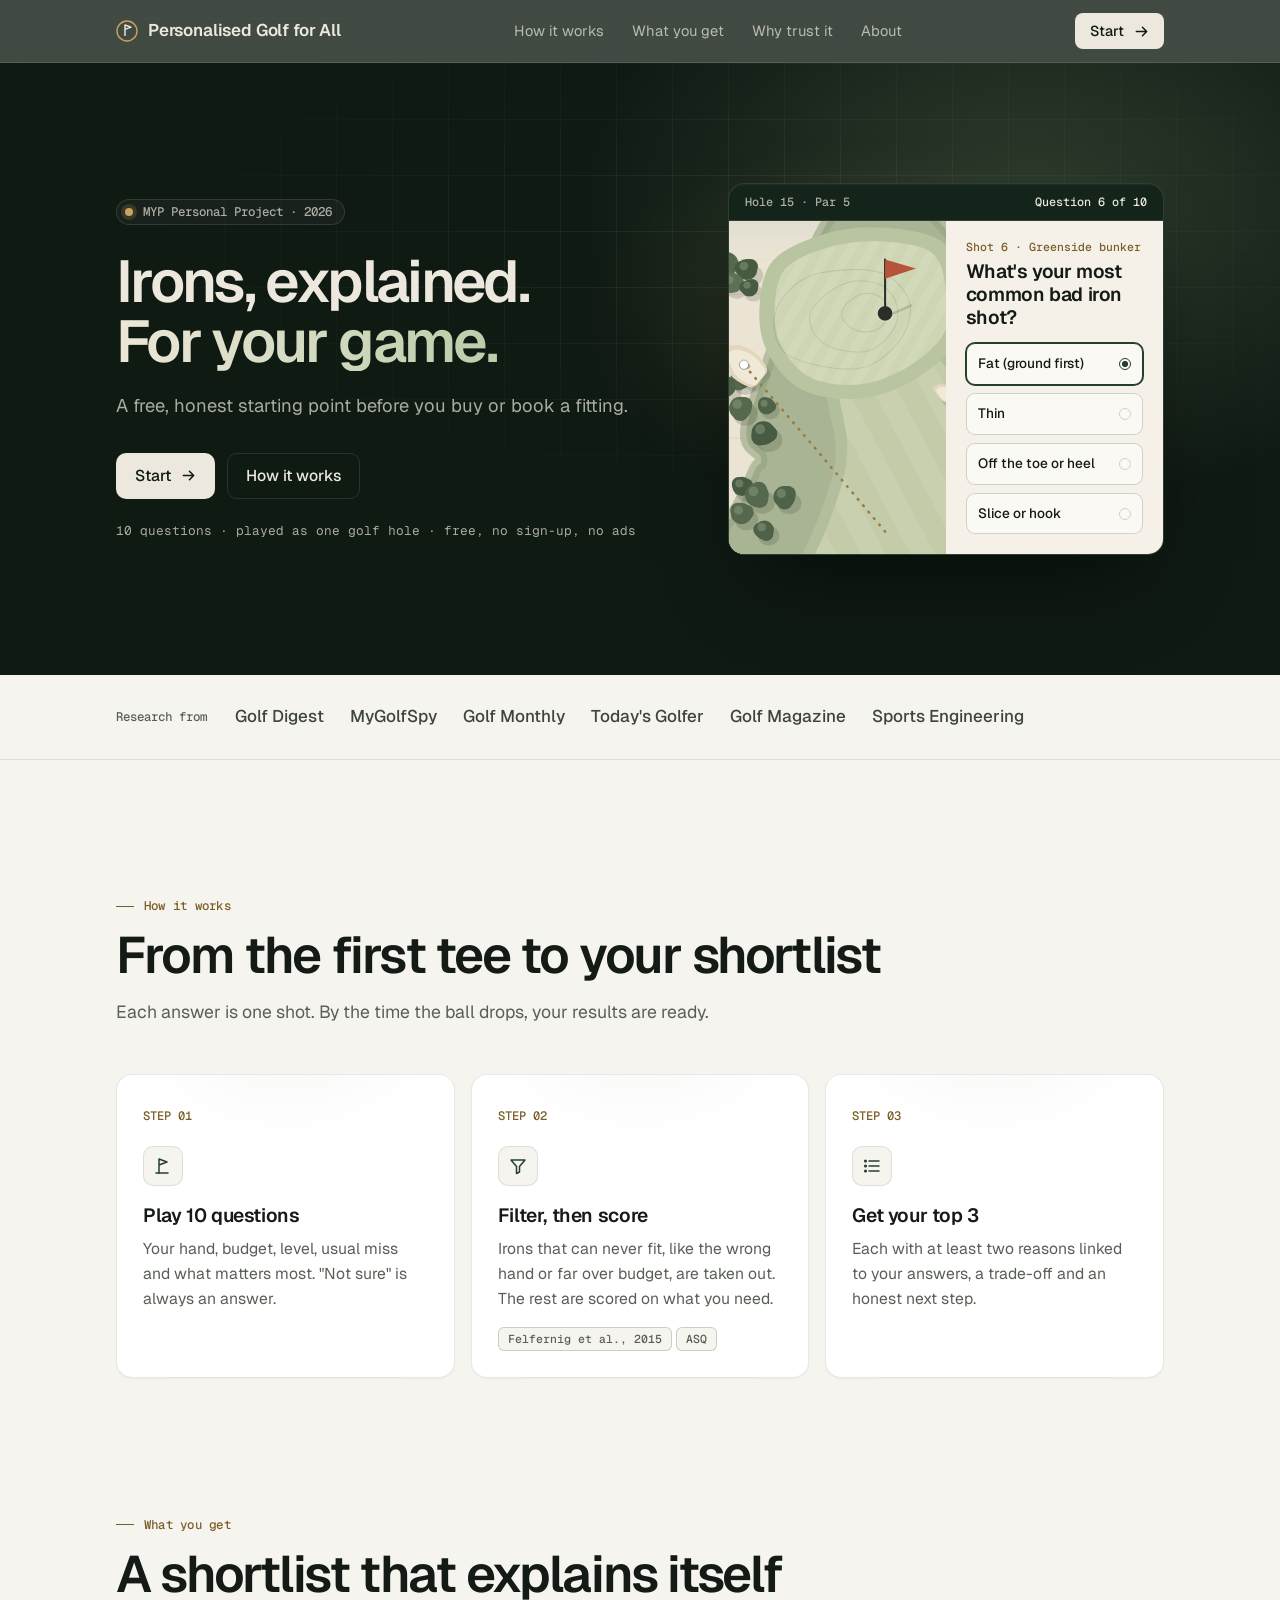
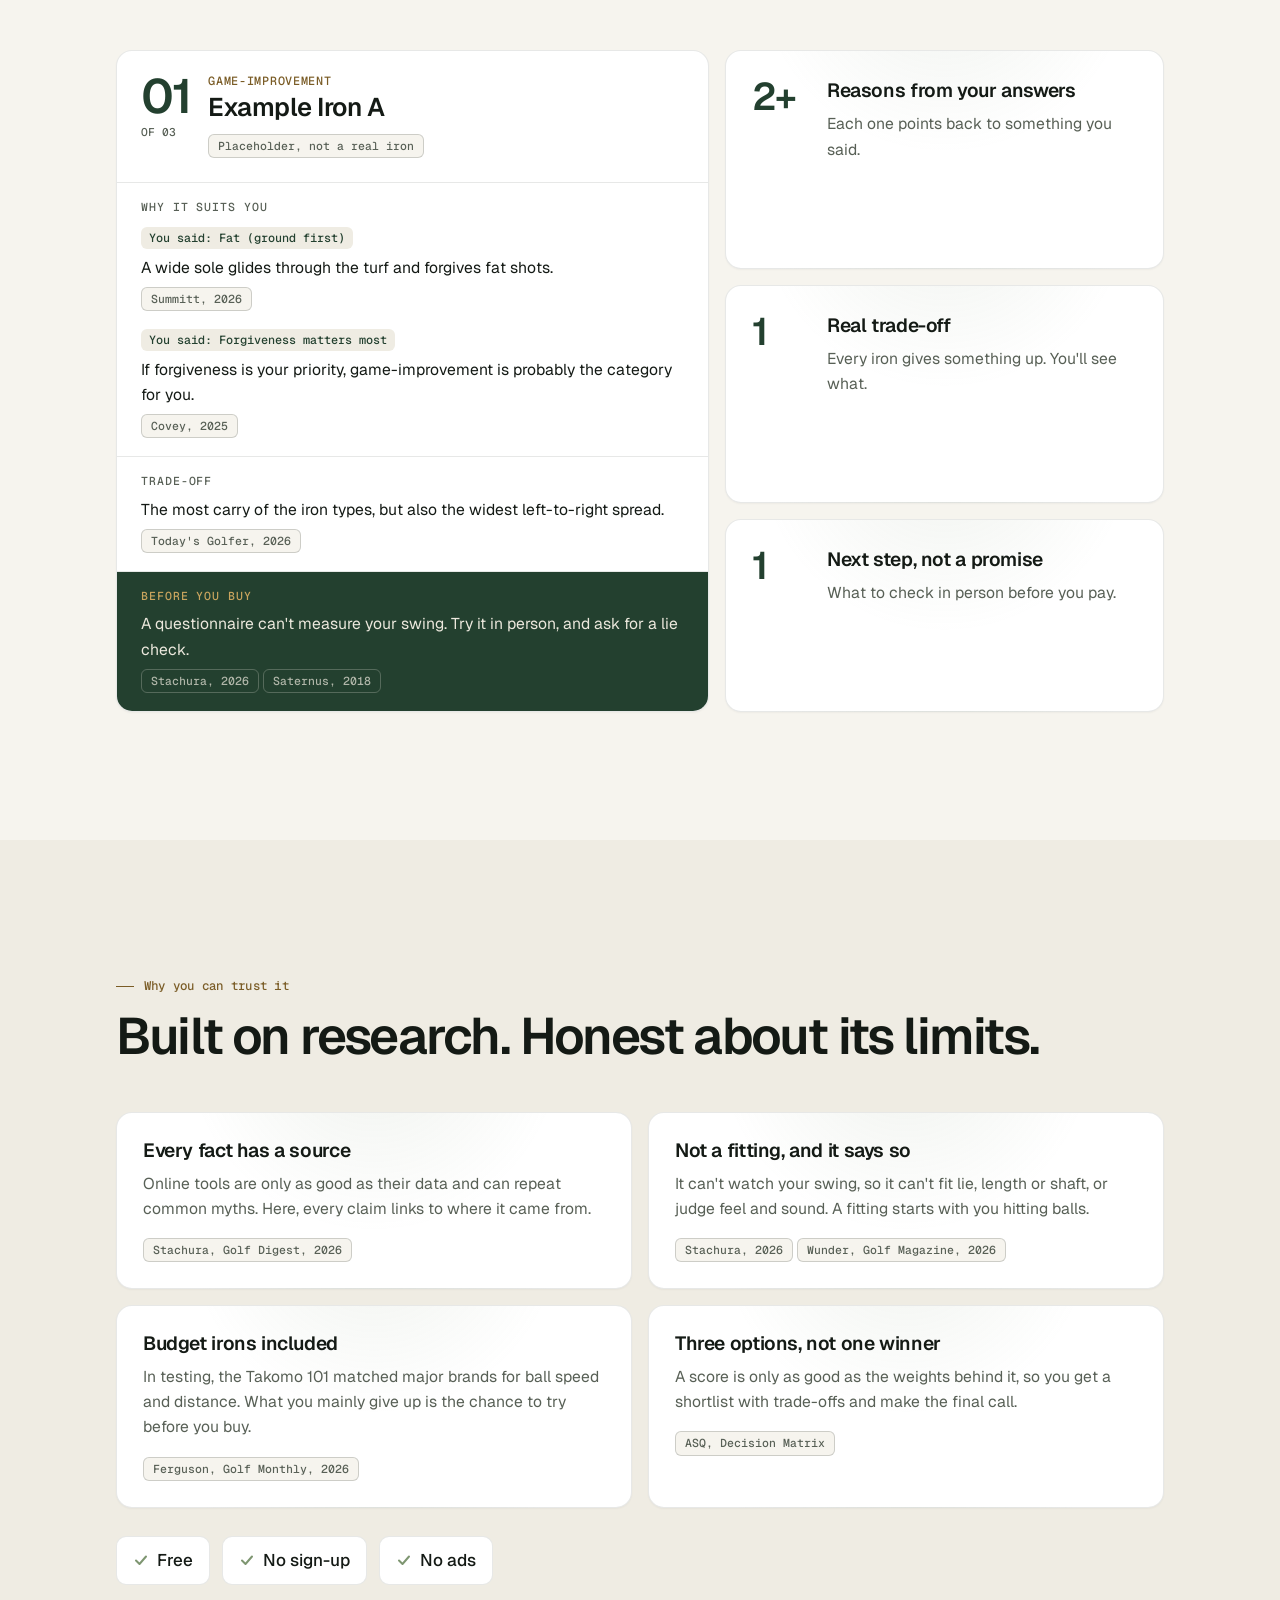
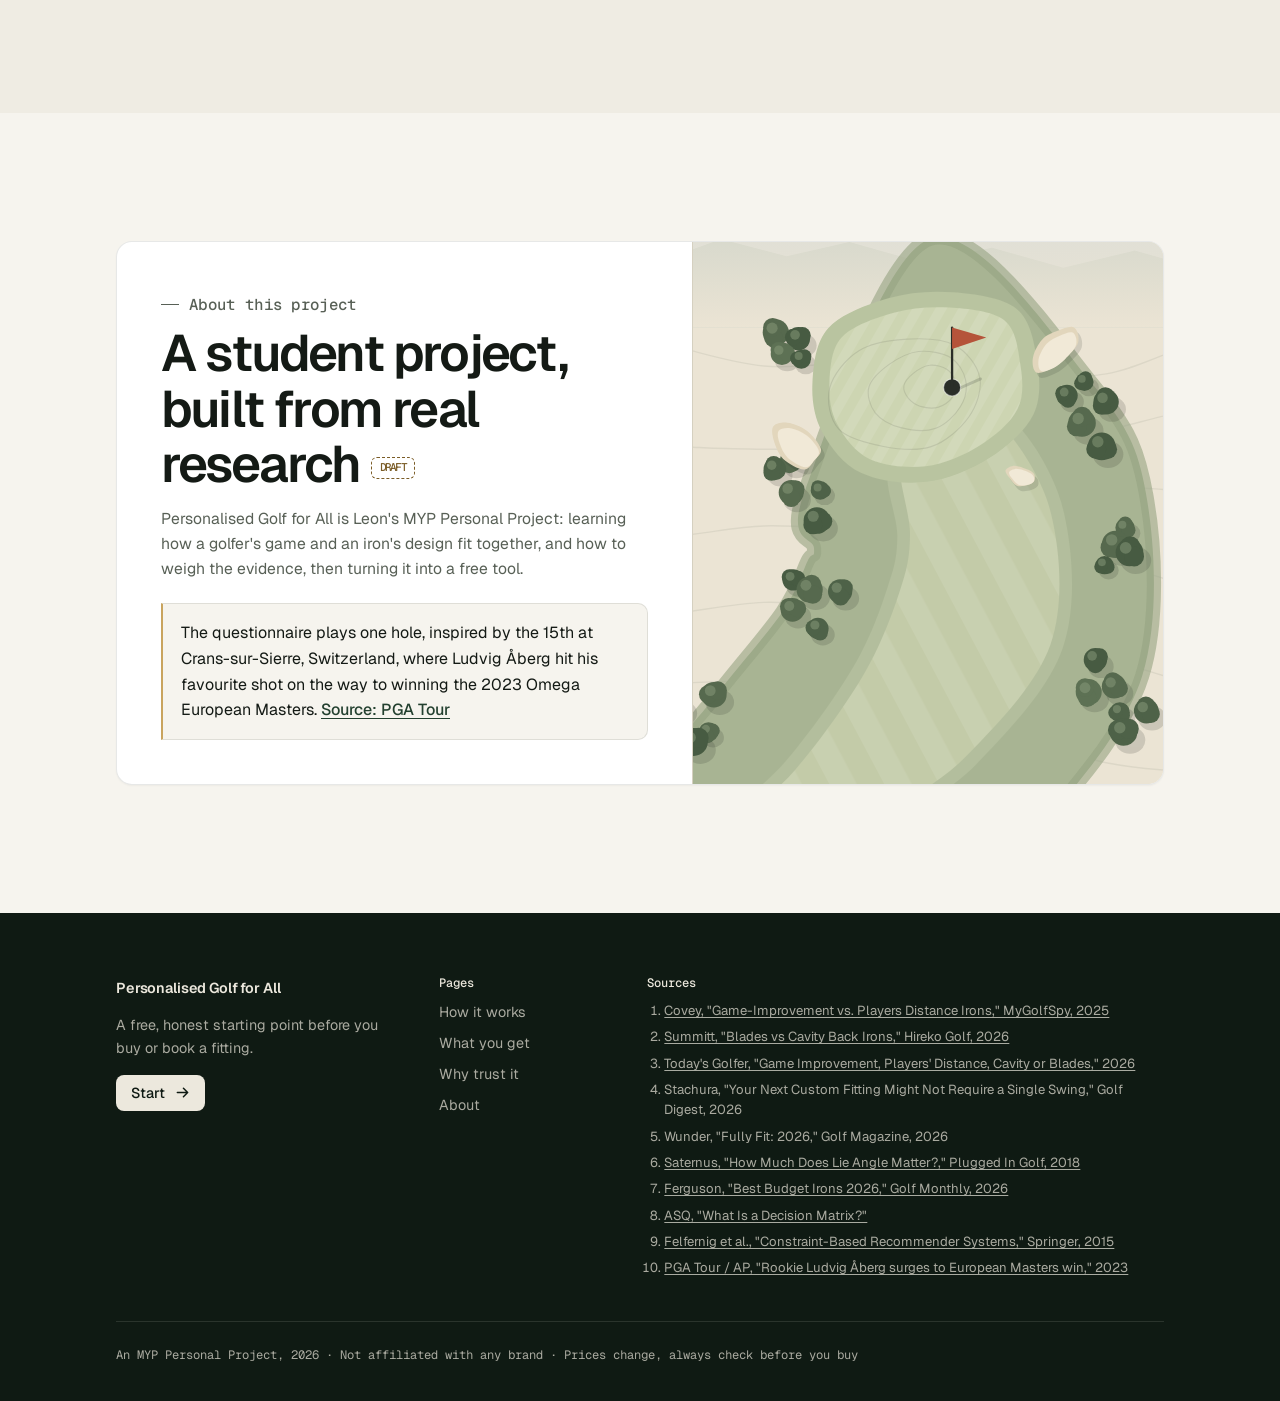
<file: design/home-3.html>
<!DOCTYPE html>
<!--
  HOME PAGE OPTION 3: "Modern product"
  Made by Claude (AI) on 24 Nov 2026 for Leon to compare. NOT the live home page (index.html is unchanged).

  Inspired by top modern product sites (e.g. Linear, Stripe): a crisp grid, refined bordered cards,
  subtle depth and glow, monospace labels and small interactions (cards light up where your pointer is,
  arrows slide). The hero shows a preview of the real questionnaire. Kept in Leon's golf colours.
  Inspired by, not copied: no logos, text or images from any other site.

  Everything is in this one file. "Example Iron A" is a placeholder. Text marked "Draft" is for Leon to rewrite.
-->
<html lang="en">
<head>
  <meta charset="UTF-8">
  <meta name="viewport" content="width=device-width, initial-scale=1.0">
  <title>Option 3 · Modern product (home page test)</title>
  <script>document.documentElement.classList.add("js");</script>
  <link rel="preconnect" href="https://fonts.googleapis.com">
  <link rel="preconnect" href="https://fonts.gstatic.com" crossorigin>
  <link href="https://fonts.googleapis.com/css2?family=Geist:wght@400;500;600&family=Geist+Mono:wght@400;500&display=swap" rel="stylesheet">
  <style>
    /* ---------- 1. Variables ---------- */
    :root {
      --bg: #F6F4EE; --card: #FFFFFF; --soft: #EFECE3;
      --ink: #141A15; --muted: #586056; --line: rgba(20, 30, 22, 0.1); --line-2: rgba(20, 30, 22, 0.18);
      --deep: #23402F; --sage: #7E9671; --brass: #C9A45E; --brass-ink: #7A5C26;
      --night: #0F1A13; --night-2: #15241B; --on-night: #ECE8DD; --on-night-2: rgba(236, 232, 221, 0.7); --night-line: rgba(236, 232, 221, 0.12);
      --sans: "Geist", "Inter", system-ui, -apple-system, "Segoe UI", sans-serif;
      --mono: "Geist Mono", ui-monospace, Menlo, Consolas, monospace;
      --gutter: clamp(20px, 5vw, 56px);
      --ease: cubic-bezier(0.2, 0.7, 0.2, 1);
    }
    /* ---------- 2. Basics ---------- */
    *, *::before, *::after { box-sizing: border-box; }
    html { scroll-padding-top: 72px; }
    @media (prefers-reduced-motion: no-preference) { html { scroll-behavior: smooth; } }
    body { margin: 0; background: var(--bg); color: var(--ink); font: 17px/1.6 var(--sans); -webkit-font-smoothing: antialiased; }
    a { color: inherit; }
    :focus-visible { outline: 2px solid var(--sage); outline-offset: 3px; }
    .sr-only { position: absolute; width: 1px; height: 1px; padding: 0; margin: -1px; overflow: hidden; clip: rect(0 0 0 0); white-space: nowrap; border: 0; }
    .wrap { max-width: 1160px; margin-inline: auto; padding-inline: var(--gutter); }
    .label { display: inline-flex; align-items: center; gap: 10px; margin: 0 0 16px; font: 500 0.78rem/1 var(--mono); letter-spacing: 0.02em; color: var(--brass-ink); }
    .label::before { content: ""; width: 18px; height: 1px; background: currentColor; }
    h2 { margin: 0 0 14px; font: 600 clamp(2rem, 4.2vw, 3.2rem)/1.08 var(--sans); letter-spacing: -0.035em; text-wrap: balance; }
    .lead { margin: 0; max-width: 34em; font-size: 1.1rem; color: var(--muted); }
    .chip { display: inline-flex; align-items: center; gap: 6px; padding: 3px 9px; border: 1px solid var(--line-2); border-radius: 6px; font: 500 0.72rem/1.4 var(--mono); color: var(--muted); background: var(--bg); }
    .draft { display: inline-block; padding: 2px 8px; border: 1px dashed var(--brass-ink); border-radius: 6px; font: 500 0.7rem/1.4 var(--mono); color: var(--brass-ink); vertical-align: middle; }
    section { padding-block: clamp(80px, 11vw, 128px); }

    /* Buttons */
    .btn { display: inline-flex; align-items: center; gap: 10px; min-height: 46px; padding: 0 18px; border-radius: 10px; font: 500 0.98rem/1 var(--sans); text-decoration: none; border: 1px solid transparent; transition: background-color 0.2s, border-color 0.2s, transform 0.2s var(--ease); }
    .btn svg { width: 15px; height: 15px; fill: none; stroke: currentColor; stroke-width: 1.6; stroke-linecap: round; stroke-linejoin: round; transition: transform 0.25s var(--ease); }
    .btn:hover svg { transform: translateX(3px); }
    .btn.primary { background: var(--on-night); color: var(--night); }
    .btn.primary:hover { background: #FFFFFF; }
    .btn.ghost { border-color: var(--night-line); color: var(--on-night); }
    .btn.ghost:hover { border-color: rgba(236, 232, 221, 0.3); background: rgba(236, 232, 221, 0.05); }
    .btn.dark { background: var(--deep); color: var(--on-night); }
    .btn.dark:hover { background: #1A3324; }
    .btn.small { min-height: 36px; padding: 0 14px; font-size: 0.9rem; border-radius: 8px; }

    /* ---------- 3. Navigation (dark, see-through) ---------- */
    .nav { position: sticky; top: 0; z-index: 20; background: rgba(15, 26, 19, 0.78); backdrop-filter: blur(14px); -webkit-backdrop-filter: blur(14px); border-bottom: 1px solid var(--night-line); color: var(--on-night); }
    .nav .wrap { display: flex; align-items: center; justify-content: space-between; gap: 16px; min-height: 62px; }
    .brand { display: inline-flex; align-items: center; gap: 10px; font-weight: 600; letter-spacing: -0.01em; text-decoration: none; white-space: nowrap; }
    .brand svg { width: 22px; height: 22px; }
    .nav-links { display: none; gap: 28px; font-size: 0.92rem; color: var(--on-night-2); }
    .nav-links a { text-decoration: none; transition: color 0.2s; }
    .nav-links a:hover { color: var(--on-night); }
    @media (min-width: 900px) { .nav-links { display: flex; } }

    /* ---------- 4. Hero (dark, with a faint grid and glow) ---------- */
    .hero { position: relative; overflow: hidden; background: var(--night); color: var(--on-night); padding-block: clamp(64px, 10vw, 120px) clamp(72px, 10vw, 120px); }
    .hero::before { content: ""; position: absolute; inset: 0; pointer-events: none;
      background-image: linear-gradient(var(--night-line) 1px, transparent 1px), linear-gradient(90deg, var(--night-line) 1px, transparent 1px);
      background-size: 56px 56px; opacity: 0.5;
      -webkit-mask-image: radial-gradient(ellipse 70% 60% at 60% 30%, #000 20%, transparent 75%); mask-image: radial-gradient(ellipse 70% 60% at 60% 30%, #000 20%, transparent 75%); }
    .hero::after { content: ""; position: absolute; width: 900px; height: 600px; right: -200px; top: -160px; pointer-events: none;
      background: radial-gradient(closest-side, rgba(126, 150, 113, 0.28), transparent), radial-gradient(closest-side at 30% 70%, rgba(201, 164, 94, 0.12), transparent); }
    .hero-grid { position: relative; z-index: 1; display: grid; gap: 56px; align-items: center; }
    .badge { display: inline-flex; align-items: center; gap: 10px; margin: 0 0 26px; padding: 6px 12px 6px 8px; border: 1px solid var(--night-line); border-radius: 999px; background: rgba(236, 232, 221, 0.04); font: 500 0.78rem/1 var(--mono); color: var(--on-night-2); }
    .badge i { width: 8px; height: 8px; border-radius: 50%; background: var(--brass); box-shadow: 0 0 0 4px rgba(201, 164, 94, 0.18); }
    .hero h1 { margin: 0 0 20px; font: 600 clamp(2.9rem, 4.6vw, 4.4rem)/1.02 var(--sans); letter-spacing: -0.045em; }
    .hero h1 span { display: block; background: linear-gradient(90deg, #EDE7D7 0%, #B9CDA9 70%, #9FB78F 100%); -webkit-background-clip: text; background-clip: text; color: transparent; }
    .hero .lead { color: var(--on-night-2); font-size: 1.15rem; }
    .hero-actions { display: flex; flex-wrap: wrap; gap: 12px; margin-top: 32px; }
    .micro { margin: 22px 0 0; font: 400 0.8rem/1.6 var(--mono); color: var(--on-night-2); }
    @media (min-width: 1000px) { .hero-grid { grid-template-columns: 1.12fr 0.88fr; } }

    /* The product window: a preview of the questionnaire */
    .window { margin: 0; border: 1px solid var(--night-line); border-radius: 16px; background: var(--night-2); box-shadow: 0 40px 80px -30px rgba(0, 0, 0, 0.6), inset 0 1px 0 rgba(255, 255, 255, 0.04); overflow: hidden; }
    .window-bar { display: flex; justify-content: space-between; align-items: center; padding: 12px 16px; border-bottom: 1px solid var(--night-line); font: 500 0.74rem/1 var(--mono); color: var(--on-night-2); }
    .window-bar b { color: var(--on-night); font-weight: 500; }
    .window-body { display: grid; }
    .mini-hole { aspect-ratio: 16 / 9; background: #EBE4D4; }
    .mini-hole svg { display: block; width: 100%; height: 100%; }
    .mini-card { margin: 0; padding: 20px; background: #F5F1E9; color: var(--ink); }
    .mini-card .shot { margin: 0 0 8px; font: 500 0.72rem/1 var(--mono); color: var(--brass-ink); }
    .mini-card .q { margin: 0 0 14px; font: 600 1.2rem/1.2 var(--sans); letter-spacing: -0.02em; }
    .mini-opts { display: grid; grid-template-columns: 1fr; gap: 8px; }
    .mini-opts span { display: flex; justify-content: space-between; align-items: center; gap: 8px; padding: 9px 11px; border: 1px solid var(--line-2); border-radius: 9px; background: #FBF9F4; font-size: 0.85rem; font-weight: 500; }
    .mini-opts span::after { content: ""; width: 12px; height: 12px; border-radius: 50%; border: 1px solid var(--line-2); flex-shrink: 0; }
    .mini-opts span.on { border-color: var(--deep); box-shadow: 0 0 0 1px var(--deep); }
    .mini-opts span.on::after { border-color: var(--deep); background: radial-gradient(circle, var(--deep) 0 40%, transparent 45%); }
    @media (min-width: 560px) { .window-body { grid-template-columns: 1fr 1fr; } .mini-hole { aspect-ratio: auto; min-height: 280px; } }

    /* ---------- 5. Research strip ---------- */
    .strip { padding-block: 28px; border-bottom: 1px solid var(--line); }
    .strip .wrap { display: flex; flex-wrap: wrap; align-items: center; gap: 10px 28px; }
    .strip p { margin: 0; font: 500 0.78rem/1 var(--mono); color: var(--muted); }
    .strip ul { display: flex; flex-wrap: wrap; gap: 8px 26px; margin: 0; padding: 0; list-style: none; font-weight: 500; color: #3E453D; }

    /* ---------- 6. Cards with a pointer spotlight ---------- */
    .grid-3 { display: grid; gap: 16px; margin-top: 48px; }
    .grid-2 { display: grid; gap: 16px; margin-top: 48px; }
    @media (min-width: 820px) { .grid-3 { grid-template-columns: repeat(3, 1fr); } .grid-2 { grid-template-columns: 1fr 1fr; } }
    .tile { position: relative; padding: 26px; border: 1px solid var(--line); border-radius: 16px;
      background: radial-gradient(420px circle at var(--mx, 50%) var(--my, -40%), rgba(126, 150, 113, 0.12), transparent 45%), var(--card);
      box-shadow: 0 1px 2px rgba(20, 30, 22, 0.04); transition: border-color 0.25s, transform 0.25s var(--ease), box-shadow 0.25s; }
    .tile:hover { border-color: var(--line-2); transform: translateY(-2px); box-shadow: 0 14px 30px -18px rgba(20, 30, 22, 0.25); }
    .tile .step { font: 500 0.76rem/1 var(--mono); color: var(--brass-ink); }
    .tile .icon { display: grid; place-items: center; width: 40px; height: 40px; margin: 18px 0 18px; border: 1px solid var(--line); border-radius: 10px; background: var(--bg); color: var(--deep); }
    .tile .icon svg { width: 20px; height: 20px; fill: none; stroke: currentColor; stroke-width: 1.5; stroke-linecap: round; stroke-linejoin: round; }
    .tile h3 { margin: 0 0 8px; font: 600 1.2rem/1.25 var(--sans); letter-spacing: -0.02em; }
    .tile p { margin: 0 0 14px; color: var(--muted); font-size: 0.98rem; }
    .tile p:last-child { margin-bottom: 0; }

    /* ---------- 7. What you get: bento grid ---------- */
    .bento { display: grid; gap: 16px; margin-top: 48px; }
    @media (min-width: 900px) { .bento { grid-template-columns: 1.35fr 1fr; } .bento .side { display: grid; gap: 16px; } }
    .result { padding: 0; overflow: hidden; }
    .result-head { display: grid; grid-template-columns: auto 1fr; gap: 18px; padding: 24px; border-bottom: 1px solid var(--line); }
    .result-head .rank { margin: 0; font: 600 3rem/0.9 var(--sans); letter-spacing: -0.05em; color: var(--deep); }
    .result-head .rank small { display: block; margin-top: 8px; font: 500 0.7rem/1 var(--mono); letter-spacing: 0; color: var(--muted); }
    .result-head .cat { margin: 0 0 4px; font: 500 0.74rem/1 var(--mono); color: var(--brass-ink); text-transform: uppercase; letter-spacing: 0.06em; }
    .result-head h3 { margin: 0 0 8px; font-size: 1.6rem; }
    .result-row { padding: 18px 24px; border-bottom: 1px solid var(--line); }
    .result-row:last-child { border-bottom: 0; }
    .result-row h4 { margin: 0 0 10px; font: 500 0.72rem/1 var(--mono); text-transform: uppercase; letter-spacing: 0.08em; color: var(--muted); }
    .result-row p { margin: 0 0 4px; font-size: 0.98rem; color: var(--ink); }
    .said { display: inline-block; margin-bottom: 6px; padding: 2px 8px; border-radius: 6px; background: var(--soft); font: 500 0.74rem/1.5 var(--mono); color: var(--deep); }
    .reason + .reason { margin-top: 14px; }
    .result-row.next { background: var(--deep); color: var(--on-night); }
    .result-row.next h4 { color: var(--brass); }
    .result-row.next p { color: var(--on-night); }
    .result-row.next .chip { background: transparent; border-color: rgba(236, 232, 221, 0.25); color: var(--on-night-2); }
    .stat { display: flex; gap: 18px; align-items: flex-start; }
    .stat b { font: 600 2.4rem/1 var(--sans); letter-spacing: -0.04em; color: var(--deep); min-width: 2.2ch; }
    .stat h3 { margin-top: 2px; }

    /* ---------- 8. Why you can trust it ---------- */
    .checks { display: flex; flex-wrap: wrap; gap: 12px; margin-top: 28px; }
    .checks span { display: inline-flex; align-items: center; gap: 8px; padding: 10px 16px; border: 1px solid var(--line); border-radius: 10px; background: var(--card); font-weight: 500; }
    .checks svg { width: 16px; height: 16px; fill: none; stroke: var(--sage); stroke-width: 2; stroke-linecap: round; stroke-linejoin: round; }

    /* ---------- 9. About ---------- */
    .about-card { display: grid; overflow: hidden; padding: 0; }
    .about-text { padding: clamp(24px, 4vw, 44px); }
    .about-text p { color: var(--muted); }
    .about-text blockquote { margin: 22px 0 0; padding: 16px 18px; border: 1px solid var(--line); border-left: 2px solid var(--brass); border-radius: 0 10px 10px 0; background: var(--bg); font-size: 1rem; }
    .about-text blockquote a { color: var(--deep); font-weight: 500; text-underline-offset: 3px; }
    .about-art { min-height: 300px; background: #EBE4D4; border-top: 1px solid var(--line); }
    .about-art svg { display: block; width: 100%; height: 100%; }
    @media (min-width: 900px) { .about-card { grid-template-columns: 1.1fr 0.9fr; } .about-art { border-top: 0; border-left: 1px solid var(--line); } }

    /* ---------- 10. Footer ---------- */
    footer { background: var(--night); color: var(--on-night-2); padding-block: 64px 36px; font-size: 0.9rem; }
    .foot-grid { display: grid; gap: 36px; padding-bottom: 36px; border-bottom: 1px solid var(--night-line); }
    .foot-grid h3 { margin: 0 0 12px; font: 500 0.76rem/1 var(--mono); color: var(--on-night); }
    .foot-grid ul { margin: 0; padding: 0; list-style: none; display: grid; gap: 8px; }
    .foot-grid a { text-decoration: none; }
    .foot-grid a:hover { color: var(--on-night); text-decoration: underline; text-underline-offset: 3px; }
    .foot-grid .brand { color: var(--on-night); }
    .sources { margin: 0; padding-left: 1.3em; font-size: 0.82rem; line-height: 1.55; }
    .sources li { margin-bottom: 6px; }
    .sources a { text-decoration: underline; text-underline-offset: 2px; }
    .fine { margin: 24px 0 0; font: 400 0.76rem/1.6 var(--mono); }
    @media (min-width: 900px) { .foot-grid { grid-template-columns: 1fr 0.6fr 1.8fr; } }

    /* ---------- 11. Motion: quick, crisp reveals (only if allowed) ---------- */
    @media (prefers-reduced-motion: no-preference) {
      .js .reveal { opacity: 0; transform: translateY(16px); transition: opacity 0.7s var(--ease), transform 0.7s var(--ease); }
      .js .reveal.is-visible { opacity: 1; transform: none; }
      .js .stagger.is-visible > * { animation: up 0.7s var(--ease) both; }
      .js .stagger.is-visible > :nth-child(2) { animation-delay: 0.08s; }
      .js .stagger.is-visible > :nth-child(3) { animation-delay: 0.16s; }
      .js .stagger.is-visible > :nth-child(4) { animation-delay: 0.24s; }
      @keyframes up { from { opacity: 0; transform: translateY(14px); } }
    }
    @media (prefers-reduced-motion: reduce) {
      .tile, .btn, .btn svg { transition: none; }
      .tile:hover { transform: none; }
    }
  </style>
</head>
<body>
  <!-- The golf hole drawing (same as the questionnaire), stored once as a symbol and shown cropped with <use> -->
<svg width="0" height="0" style="position:absolute" aria-hidden="true" focusable="false"><symbol id="hole-art" viewBox="0 0 600 1000">
<defs>
  <pattern id="mow" width="34" height="34" patternUnits="userSpaceOnUse" patternTransform="rotate(-28)">
    <rect width="17" height="34" fill="#FFFFFF" fill-opacity="0.09"/>
  </pattern>
  <pattern id="mow-green" width="14" height="14" patternUnits="userSpaceOnUse" patternTransform="rotate(30)">
    <rect width="7" height="14" fill="#FFFFFF" fill-opacity="0.1"/>
  </pattern>
  <linearGradient id="alps-fade" x1="0" y1="0" x2="0" y2="1">
    <stop offset="0" stop-color="#EBE4D4" stop-opacity="0"/>
    <stop offset="1" stop-color="#EBE4D4" stop-opacity="1"/>
  </linearGradient>
</defs>
<rect x="-400" y="-400" width="1400" height="1800" fill="#EBE4D4"/>
<g class="alps">
<path d="M-300 150 L-150 128 L-10 150 L30 118 L62 104 L95 92 L120 100 L150 80 L178 92 L210 70 L240 86 L268 78 L300 96 L330 84 L372 58 L398 40 L408 28 L416 36 L430 64 L452 82 L480 74 L512 90 L548 78 L585 96 L610 110 L700 92 L800 118 L900 140 L900 180 L-300 180Z" fill="#DDDED6"/>
<path d="M398 40 L408 28 L416 36 L421 48 L412 45 L405 52Z" fill="#F4F2EC"/>
<path d="M205 74 L210 70 L219 76 L213 79Z" fill="#F4F2EC"/>
<path d="M145 84 L150 80 L156 84 L151 87Z" fill="#F4F2EC"/>
<path d="M-300 160 L-160 140 L-10 160 L40 140 L90 128 L140 136 L190 118 L236 130 L280 120 L330 134 L380 124 L430 138 L480 126 L530 140 L610 132 L720 128 L900 150 L900 180 L-300 180Z" fill="#D1D5CA"/>
<rect x="-300" y="96" width="1200" height="84" fill="url(#alps-fade)"/>
</g>
<g class="contours" fill="none" stroke="#262A24" stroke-opacity="0.07" stroke-width="1">
<path d="M-340 200C-326.7 203 -286.7 216.8 -260 217.9C-233.3 219 -206.7 208.6 -180 206.7C-153.3 204.7 -126.7 207.1 -100 206.1C-73.3 205.1 -46.7 205.1 -20 200.6C6.7 196.2 33.3 181.1 60 179.3C86.7 177.4 113.3 184.8 140 189.5C166.7 194.1 193.3 204.6 220 207C246.7 209.4 273.3 202.8 300 204C326.7 205.2 353.3 212.6 380 214C406.7 215.4 433.3 217.1 460 212.5C486.7 207.9 513.3 190.7 540 186.4C566.7 182.2 593.3 185.2 620 186.8C646.7 188.4 673.3 194.9 700 196C726.7 197 753.3 190.6 780 193.3C806.7 195.9 833.3 207.5 860 211.9C886.7 216.4 926.7 218.7 940 220.1"/>
<path d="M-340 271.8C-326.7 271.5 -286.7 272.7 -260 270.3C-233.3 267.9 -206.7 259.2 -180 257.3C-153.3 255.5 -126.7 261.5 -100 259.2C-73.3 256.9 -46.7 247.1 -20 243.4C6.7 239.6 33.3 233.8 60 236.6C86.7 239.5 113.3 255.6 140 260.3C166.7 265.1 193.3 264.8 220 265.3C246.7 265.7 273.3 262.1 300 263C326.7 264 353.3 273 380 271.1C406.7 269.3 433.3 257.9 460 252.1C486.7 246.3 513.3 236.4 540 236.2C566.7 236 593.3 247.9 620 250.8C646.7 253.6 673.3 252.2 700 253.5C726.7 254.8 753.3 254.6 780 258.6C806.7 262.5 833.3 276.2 860 277C886.7 277.9 926.7 265.9 940 263.7"/>
<path d="M-340 333.1C-326.7 330.2 -286.7 319.7 -260 315.9C-233.3 312.1 -206.7 311.9 -180 310.5C-153.3 309.2 -126.7 310.9 -100 307.8C-73.3 304.7 -46.7 292.2 -20 292C6.7 291.7 33.3 300.5 60 306.2C86.7 311.9 113.3 323.9 140 326.1C166.7 328.2 193.3 319.8 220 319.1C246.7 318.4 273.3 322.1 300 321.9C326.7 321.7 353.3 322.8 380 318C406.7 313.3 433.3 296.9 460 293.6C486.7 290.4 513.3 295 540 298.4C566.7 301.8 593.3 311.7 620 314C646.7 316.3 673.3 310.3 700 312.3C726.7 314.2 753.3 322.9 780 325.7C806.7 328.5 833.3 332.7 860 329.1C886.7 325.4 926.7 308 940 303.8"/>
<path d="M-340 381.2C-326.7 378.1 -286.7 365.3 -260 362.6C-233.3 359.8 -206.7 366 -180 364.7C-153.3 363.5 -126.7 357 -100 355C-73.3 353.1 -46.7 349 -20 352.9C6.7 356.9 33.3 373.9 60 378.8C86.7 383.6 113.3 383 140 382C166.7 381 193.3 373.6 220 372.7C246.7 371.7 273.3 378.5 300 376.3C326.7 374 353.3 363.8 380 358.9C406.7 354 433.3 345.5 460 346.8C486.7 348.2 513.3 362.7 540 367.1C566.7 371.5 593.3 372 620 373.2C646.7 374.3 673.3 371.8 700 374C726.7 376.2 753.3 387.2 780 386.5C806.7 385.8 833.3 375.9 860 370C886.7 364 926.7 354.1 940 350.9"/>
<path d="M-340 422.6C-326.7 421.4 -286.7 416 -260 415.1C-233.3 414.3 -206.7 418.8 -180 417.6C-153.3 416.4 -126.7 406.9 -100 408C-73.3 409.1 -46.7 418.4 -20 424.3C6.7 430.2 33.3 442.3 60 443.4C86.7 444.5 113.3 433.6 140 430.9C166.7 428.3 193.3 428.5 220 427.3C246.7 426.1 273.3 427.7 300 423.8C326.7 419.9 353.3 405.5 380 403.8C406.7 402 433.3 408.3 460 413.2C486.7 418.1 513.3 430.5 540 433.2C566.7 436 593.3 429.1 620 429.6C646.7 430.1 673.3 435.2 700 436.2C726.7 437.2 753.3 440 780 435.6C806.7 431.2 833.3 414.1 860 409.7C886.7 405.3 926.7 409.3 940 409.3"/>
<path d="M-340 467.4C-326.7 468.3 -286.7 472.1 -260 472.5C-233.3 473 -206.7 470.3 -180 470.1C-153.3 469.9 -126.7 466.9 -100 471.2C-73.3 475.5 -46.7 492.1 -20 496.1C6.7 500.2 33.3 498.3 60 495.5C86.7 492.7 113.3 481.9 140 479.4C166.7 477 193.3 482.8 220 480.9C246.7 479 273.3 471.5 300 468.1C326.7 464.8 353.3 458.1 380 460.9C406.7 463.8 433.3 480 460 485.2C486.7 490.3 513.3 491.6 540 491.8C566.7 491.9 593.3 486.1 620 486.3C646.7 486.5 673.3 494.7 700 493C726.7 491.3 753.3 481.6 780 475.9C806.7 470.3 833.3 459.3 860 459.1C886.7 458.9 926.7 472.3 940 474.9"/>
<path d="M-340 521.6C-326.7 523.1 -286.7 530 -260 530.8C-233.3 531.6 -206.7 524.6 -180 526.5C-153.3 528.4 -126.7 536.8 -100 542C-73.3 547.2 -46.7 558.1 -20 557.7C6.7 557.3 33.3 543.9 60 539.6C86.7 535.2 113.3 533 140 531.6C166.7 530.2 193.3 533.7 220 531.4C246.7 529 273.3 517.5 300 517.3C326.7 517.2 353.3 524.7 380 530.5C406.7 536.2 433.3 549.7 460 551.9C486.7 554.2 513.3 545.5 540 544.1C566.7 542.7 593.3 543.9 620 543.4C646.7 542.9 673.3 545.2 700 540.9C726.7 536.6 753.3 520.8 780 517.6C806.7 514.4 833.3 517.9 860 521.6C886.7 525.4 926.7 537 940 540.1"/>
<path d="M-340 583.5C-326.7 584.3 -286.7 587 -260 588C-233.3 589.1 -206.7 586 -180 589.8C-153.3 593.6 -126.7 608.3 -100 610.9C-73.3 613.5 -46.7 610 -20 605.6C6.7 601.2 33.3 587.7 60 584.5C86.7 581.4 113.3 587.4 140 586.7C166.7 586 193.3 582.1 220 580.6C246.7 579.1 273.3 574.1 300 577.9C326.7 581.7 353.3 598.5 380 603.4C406.7 608.4 433.3 609.1 460 607.8C486.7 606.4 513.3 597 540 595.3C566.7 593.6 593.3 599.8 620 597.8C646.7 595.7 673.3 587.7 700 583.1C726.7 578.6 753.3 569.2 780 570.6C806.7 572.1 833.3 586.8 860 591.7C886.7 596.6 926.7 598.6 940 600"/>
<path d="M-340 647.1C-326.7 646.9 -286.7 644.2 -260 646C-233.3 647.8 -206.7 654 -180 657.7C-153.3 661.5 -126.7 670.5 -100 668.5C-73.3 666.6 -46.7 651.4 -20 646C6.7 640.7 33.3 637.2 60 636.5C86.7 635.8 113.3 642.3 140 641.9C166.7 641.5 193.3 633 220 634.1C246.7 635.3 273.3 642.9 300 648.6C326.7 654.4 353.3 667.4 380 668.5C406.7 669.6 433.3 658.6 460 655.2C486.7 651.9 513.3 649.8 540 648.4C566.7 647 593.3 650.2 620 646.9C646.7 643.6 673.3 630.2 700 628.6C726.7 627 753.3 632.1 780 637.2C806.7 642.3 833.3 656.2 860 659.3C886.7 662.3 926.7 655.9 940 655.3"/>
<path d="M-340 707.5C-326.7 707.5 -286.7 704.7 -260 707.2C-233.3 709.6 -206.7 721.4 -180 722.3C-153.3 723.3 -126.7 718.4 -100 712.9C-73.3 707.5 -46.7 692.6 -20 689.7C6.7 686.7 33.3 694 60 695.1C86.7 696.2 113.3 696.1 140 696.4C166.7 696.6 193.3 692.6 220 696.5C246.7 700.5 273.3 716.2 300 720.2C326.7 724.2 353.3 723.5 380 720.4C406.7 717.4 433.3 704.7 460 701.7C486.7 698.6 513.3 703.9 540 702.4C566.7 701 593.3 695.8 620 693C646.7 690.2 673.3 682.8 700 685.6C726.7 688.4 753.3 704.5 780 709.9C806.7 715.3 833.3 718.1 860 718.1C886.7 718 926.7 711 940 709.6"/>
<path d="M-340 764.8C-326.7 765.8 -286.7 768.5 -260 770.4C-233.3 772.3 -206.7 779.3 -180 776.2C-153.3 773.1 -126.7 757.2 -100 751.7C-73.3 746.3 -46.7 742.9 -20 743.6C6.7 744.3 33.3 754.1 60 755.7C86.7 757.3 113.3 751.4 140 753.1C166.7 754.8 193.3 761.2 220 766C246.7 770.8 273.3 782.4 300 781.9C326.7 781.5 353.3 768.2 380 763.3C406.7 758.4 433.3 754.1 460 752.7C486.7 751.3 513.3 756.6 540 754.9C566.7 753.3 593.3 743.1 620 743.1C646.7 743 673.3 749.1 700 754.8C726.7 760.5 753.3 775.1 780 777.5C806.7 779.9 833.3 771.2 860 769.1C886.7 766.9 926.7 765.5 940 764.8"/>
<path d="M-340 821.8C-326.7 823.3 -286.7 830.9 -260 830.4C-233.3 829.9 -206.7 824.5 -180 818.8C-153.3 813.2 -126.7 798.4 -100 796.4C-73.3 794.4 -46.7 803.8 -20 806.8C6.7 809.9 33.3 813.4 60 814.8C86.7 816.1 113.3 811.9 140 815.1C166.7 818.4 193.3 831.7 220 834.2C246.7 836.6 273.3 834.3 300 829.8C326.7 825.2 353.3 810.2 380 806.7C406.7 803.2 433.3 808.8 460 808.7C486.7 808.6 513.3 807.2 540 806.2C566.7 805.3 593.3 799.6 620 803.2C646.7 806.8 673.3 822.8 700 827.8C726.7 832.9 753.3 835 780 833.3C806.7 831.7 833.3 820.4 860 818C886.7 815.6 926.7 818.9 940 819.1"/>
<path d="M-340 879.7C-326.7 880 -286.7 885.3 -260 881.7C-233.3 878.2 -206.7 863.1 -180 858.4C-153.3 853.8 -126.7 851.6 -100 853.9C-73.3 856.2 -46.7 869.4 -20 872.5C6.7 875.6 33.3 871.2 60 872.7C86.7 874.1 113.3 878 140 881.1C166.7 884.3 193.3 893.8 220 891.8C246.7 889.9 273.3 875.1 300 869.5C326.7 863.9 353.3 858.7 380 858.1C406.7 857.5 433.3 865.7 460 866.1C486.7 866.5 513.3 859.4 540 860.6C566.7 861.7 593.3 867.5 620 873C646.7 878.4 673.3 892.2 700 893.3C726.7 894.4 753.3 883.4 780 879.5C806.7 875.5 833.3 871.2 860 869.6C886.7 868 926.7 869.8 940 869.9"/>
<path d="M-340 935.8C-326.7 934 -286.7 929.9 -260 925C-233.3 920 -206.7 906.6 -180 906.1C-153.3 905.6 -126.7 917.1 -100 921.8C-73.3 926.5 -46.7 932.6 -20 934.3C6.7 936 33.3 930.3 60 932C86.7 933.8 113.3 943.9 140 944.7C166.7 945.4 193.3 942 220 936.6C246.7 931.2 273.3 915.3 300 912.2C326.7 909.1 353.3 916 380 917.8C406.7 919.5 433.3 922 460 922.7C486.7 923.4 513.3 918.6 540 922.1C566.7 925.7 593.3 940.2 620 944C646.7 947.8 673.3 948.4 700 945.1C726.7 941.8 753.3 927.5 780 924C806.7 920.5 833.3 925 860 924C886.7 923 926.7 919 940 918"/>
<path d="M-340 986.8C-326.7 983.6 -286.7 970.7 -260 967.6C-233.3 964.4 -206.7 963.7 -180 967.6C-153.3 971.6 -126.7 987.1 -100 991C-73.3 994.9 -46.7 990.8 -20 991.2C6.7 991.5 33.3 991.8 60 993.1C86.7 994.3 113.3 1001.7 140 998.8C166.7 995.8 193.3 980.8 220 975.3C246.7 969.9 273.3 965 300 965.9C326.7 966.8 353.3 978.3 380 980.6C406.7 982.9 433.3 978.3 460 979.9C486.7 981.5 513.3 985.7 540 990C566.7 994.3 593.3 1006.2 620 1005.8C646.7 1005.3 673.3 992.3 700 987.1C726.7 981.8 753.3 975.5 780 974C806.7 972.6 833.3 979.3 860 978.5C886.7 977.6 926.7 970.7 940 969.1"/>
</g>
<path class="rough" d="M395.8 934.5C412.3 911.1 401.1 884.1 398.7 853.6C396.2 823 389.1 782.8 381.1 751.4C373.1 720 358 685.7 350.7 665.4C343.5 645.1 340.5 637.5 337.5 629.4C334.6 621.4 330.4 624.9 332.9 617.1C335.4 609.3 338.2 597.8 352.5 582.4C366.9 567 396.9 551 419 524.6C441.1 498.3 473.6 461.5 485.3 424.3C496.9 387 494.5 335.2 488.8 301.3C483.2 267.4 476.9 251.4 451.4 220.8C425.9 190.3 369.8 105.6 336 118C302.2 130.4 262.1 259.1 248.6 295.2C235.1 331.3 254.8 326.6 255.2 334.7C255.5 342.8 254.4 336.3 250.7 343.7C247 351.2 244.2 363 233 379.4C221.8 395.7 202.5 417 183.5 441.6C164.5 466.2 134.6 492.1 119.1 526.9C103.6 561.7 89.4 612 90.5 650.6C91.5 689.2 111.9 728.9 125.3 758.6C138.7 788.3 159.5 807.3 170.9 828.6C182.2 849.9 187.8 867 193.3 886.4C198.9 905.9 186.4 927.5 204.2 945.5C221.9 963.4 268.1 995.8 300 994C331.9 992.2 379.4 957.9 395.8 934.5Z" fill="#A8B493"/>
<path d="M395.8 934.5C412.3 911.1 401.1 884.1 398.7 853.6C396.2 823 389.1 782.8 381.1 751.4C373.1 720 358 685.7 350.7 665.4C343.5 645.1 340.5 637.5 337.5 629.4C334.6 621.4 330.4 624.9 332.9 617.1C335.4 609.3 338.2 597.8 352.5 582.4C366.9 567 396.9 551 419 524.6C441.1 498.3 473.6 461.5 485.3 424.3C496.9 387 494.5 335.2 488.8 301.3C483.2 267.4 476.9 251.4 451.4 220.8C425.9 190.3 369.8 105.6 336 118C302.2 130.4 262.1 259.1 248.6 295.2C235.1 331.3 254.8 326.6 255.2 334.7C255.5 342.8 254.4 336.3 250.7 343.7C247 351.2 244.2 363 233 379.4C221.8 395.7 202.5 417 183.5 441.6C164.5 466.2 134.6 492.1 119.1 526.9C103.6 561.7 89.4 612 90.5 650.6C91.5 689.2 111.9 728.9 125.3 758.6C138.7 788.3 159.5 807.3 170.9 828.6C182.2 849.9 187.8 867 193.3 886.4C198.9 905.9 186.4 927.5 204.2 945.5C221.9 963.4 268.1 995.8 300 994C331.9 992.2 379.4 957.9 395.8 934.5Z" fill="none" stroke="#97A483" stroke-width="10" stroke-opacity="0.6"/>
<g class="tree-shadows" fill="#262A24" fill-opacity="0.16">
<ellipse cx="232.7" cy="188.8" rx="10.2" ry="9.1"/>
<ellipse cx="248" cy="192.5" rx="9" ry="8.1"/>
<ellipse cx="236.4" cy="202.9" rx="8.7" ry="7.8"/>
<ellipse cx="249.4" cy="206.1" rx="7.5" ry="6.7"/>
<ellipse cx="447.8" cy="221.8" rx="7.1" ry="6.4"/>
<ellipse cx="436.1" cy="232" rx="8.3" ry="7.4"/>
<ellipse cx="464.1" cy="237.3" rx="9.8" ry="8.8"/>
<ellipse cx="447.5" cy="252.5" rx="10.7" ry="9.6"/>
<ellipse cx="461.4" cy="268.9" rx="10.7" ry="9.6"/>
<ellipse cx="243" cy="277.8" rx="8.8" ry="7.9"/>
<ellipse cx="231.4" cy="283.7" rx="8.7" ry="7.8"/>
<ellipse cx="262.6" cy="298" rx="7.3" ry="6.5"/>
<ellipse cx="243.3" cy="300.8" rx="9.7" ry="8.7"/>
<ellipse cx="261.6" cy="320.8" rx="10.3" ry="9.2"/>
<ellipse cx="476.5" cy="324.3" rx="7.5" ry="6.7"/>
<ellipse cx="471" cy="337.5" rx="10.6" ry="9.5"/>
<ellipse cx="480.9" cy="343.3" rx="10.7" ry="9.6"/>
<ellipse cx="461.8" cy="350.3" rx="7" ry="6.3"/>
<ellipse cx="244" cy="361.3" rx="8.3" ry="7.4"/>
<ellipse cx="256.3" cy="369" rx="10.1" ry="9.1"/>
<ellipse cx="277.4" cy="370" rx="9.4" ry="8.4"/>
<ellipse cx="244" cy="382.8" rx="9.2" ry="8.2"/>
<ellipse cx="261.4" cy="395.4" rx="8.3" ry="7.5"/>
<ellipse cx="456.3" cy="417.7" rx="9" ry="8.1"/>
<ellipse cx="469.6" cy="436.6" rx="9.5" ry="8.5"/>
<ellipse cx="452" cy="440.8" rx="10" ry="9"/>
<ellipse cx="189.1" cy="442.8" rx="10" ry="8.9"/>
<ellipse cx="163.6" cy="450.5" rx="9.6" ry="8.6"/>
<ellipse cx="492.2" cy="454" rx="9.7" ry="8.6"/>
<ellipse cx="472.8" cy="453.8" rx="7.7" ry="6.9"/>
<ellipse cx="163" cy="467.6" rx="8.4" ry="7.5"/>
<ellipse cx="184.4" cy="467.6" rx="7.6" ry="6.8"/>
<ellipse cx="476.8" cy="469.3" rx="10.7" ry="9.5"/>
<ellipse cx="175.5" cy="476.3" rx="10.8" ry="9.7"/>
<ellipse cx="62" cy="551.7" rx="8.5" ry="7.6"/>
<ellipse cx="433.3" cy="553" rx="9.5" ry="8.5"/>
<ellipse cx="398.7" cy="552.9" rx="8.5" ry="7.6"/>
<ellipse cx="87" cy="557.3" rx="8.7" ry="7.8"/>
<ellipse cx="538.1" cy="559.6" rx="6.9" ry="6.2"/>
<ellipse cx="556.1" cy="560.5" rx="8.3" ry="7.4"/>
<ellipse cx="125.4" cy="562.6" rx="10.1" ry="9"/>
<ellipse cx="69.9" cy="567.3" rx="6.8" ry="6.1"/>
<ellipse cx="138.7" cy="571.7" rx="8.9" ry="7.9"/>
<ellipse cx="539.8" cy="574.3" rx="9.7" ry="8.7"/>
<ellipse cx="102.7" cy="574.3" rx="9.6" ry="8.6"/>
<ellipse cx="394.5" cy="581.2" rx="10.6" ry="9.5"/>
<ellipse cx="414.2" cy="582.2" rx="9.6" ry="8.6"/>
<ellipse cx="124.3" cy="584.3" rx="9.9" ry="8.9"/>
<ellipse cx="106.6" cy="585.7" rx="9.9" ry="8.9"/>
<ellipse cx="134.3" cy="599.2" rx="10.5" ry="9.4"/>
<ellipse cx="365.4" cy="627.6" rx="7.7" ry="6.9"/>
<ellipse cx="322" cy="636.5" rx="8.5" ry="7.6"/>
<ellipse cx="340.2" cy="637.5" rx="7.3" ry="6.6"/>
<ellipse cx="347.8" cy="647.3" rx="8.6" ry="7.7"/>
<ellipse cx="322.4" cy="652.3" rx="10.4" ry="9.3"/>
<ellipse cx="319.1" cy="668.4" rx="7.4" ry="6.6"/>
<ellipse cx="127" cy="676.3" rx="8.9" ry="8"/>
<ellipse cx="114.9" cy="683.7" rx="7.8" ry="7"/>
<ellipse cx="126.7" cy="695.5" rx="10.6" ry="9.5"/>
<ellipse cx="132.6" cy="710.9" rx="10" ry="8.9"/>
<ellipse cx="109.9" cy="716.1" rx="10.9" ry="9.7"/>
<ellipse cx="359.3" cy="740.3" rx="9.5" ry="8.5"/>
<ellipse cx="374.2" cy="745" rx="8.7" ry="7.8"/>
<ellipse cx="389.2" cy="756.6" rx="10" ry="9"/>
<ellipse cx="402.3" cy="764.6" rx="7.3" ry="6.5"/>
<ellipse cx="380.3" cy="769.4" rx="8.1" ry="7.3"/>
<ellipse cx="389.9" cy="777.3" rx="8.6" ry="7.7"/>
<ellipse cx="377.8" cy="784.5" rx="8.9" ry="7.9"/>
<ellipse cx="175.3" cy="789.4" rx="7.1" ry="6.4"/>
<ellipse cx="184.2" cy="804.5" rx="10.6" ry="9.4"/>
<ellipse cx="159.5" cy="806" rx="10.2" ry="9.2"/>
<ellipse cx="171.5" cy="809.2" rx="10.5" ry="9.4"/>
<ellipse cx="191.3" cy="820.6" rx="9.1" ry="8.2"/>
<ellipse cx="162" cy="820.9" rx="8.3" ry="7.4"/>
<ellipse cx="515.4" cy="827.9" rx="8.2" ry="7.4"/>
<ellipse cx="531.5" cy="848.7" rx="10.5" ry="9.4"/>
<ellipse cx="73" cy="855.2" rx="10.9" ry="9.8"/>
<ellipse cx="559" cy="860.5" rx="7.5" ry="6.8"/>
<ellipse cx="62.6" cy="870.2" rx="10.4" ry="9.3"/>
<ellipse cx="77.6" cy="871.2" rx="9.6" ry="8.6"/>
<ellipse cx="404.6" cy="895.2" rx="8.4" ry="7.5"/>
<ellipse cx="198.7" cy="897.1" rx="10.9" ry="9.8"/>
<ellipse cx="414.8" cy="902.4" rx="9.7" ry="8.7"/>
<ellipse cx="402.3" cy="909.7" rx="7.4" ry="6.6"/>
<ellipse cx="391.6" cy="912.4" rx="10.5" ry="9.4"/>
<ellipse cx="197.4" cy="914.9" rx="9.1" ry="8.1"/>
<ellipse cx="211.1" cy="919.7" rx="9.8" ry="8.8"/>
<ellipse cx="392.9" cy="925.5" rx="10.4" ry="9.3"/>
<ellipse cx="209.8" cy="932.1" rx="9.7" ry="8.7"/>
<ellipse cx="187.8" cy="935.5" rx="10.9" ry="9.8"/>
<ellipse cx="212.9" cy="946.3" rx="10.4" ry="9.3"/>
</g>
<g class="trees">
<g fill="#56694E"><circle cx="228.4" cy="183.4" r="9.2"/><circle cx="226.9" cy="187.2" r="6.7"/><circle cx="226.2" cy="180" r="6.7"/></g>
<circle cx="225.8" cy="180.4" r="3.9" fill="#8A9C7B" fill-opacity="0.5"/>
<g fill="#475B42"><circle cx="244.2" cy="187.8" r="8.2"/><circle cx="240.7" cy="186.8" r="5.9"/><circle cx="247" cy="185.5" r="5.9"/></g>
<circle cx="241.9" cy="185.1" r="3.4" fill="#8A9C7B" fill-opacity="0.5"/>
<g fill="#5D7154"><circle cx="232.7" cy="198.3" r="7.9"/><circle cx="230.4" cy="195.8" r="5.7"/><circle cx="236.2" cy="198" r="5.7"/></g>
<circle cx="230.5" cy="195.8" r="3.3" fill="#8A9C7B" fill-opacity="0.5"/>
<g fill="#475B42"><circle cx="246.3" cy="202.2" r="6.7"/><circle cx="243.3" cy="201.7" r="4.9"/><circle cx="248.4" cy="200.1" r="4.9"/></g>
<circle cx="244.4" cy="200" r="2.8" fill="#8A9C7B" fill-opacity="0.5"/>
<g fill="#475B42"><circle cx="444.8" cy="218.1" r="6.4"/><circle cx="442.2" cy="219.1" r="4.6"/><circle cx="445.6" cy="215.3" r="4.6"/></g>
<circle cx="443" cy="216" r="2.7" fill="#8A9C7B" fill-opacity="0.5"/>
<g fill="#475B42"><circle cx="432.6" cy="227.6" r="7.5"/><circle cx="433.3" cy="230.9" r="5.4"/><circle cx="429.7" cy="226.2" r="5.4"/></g>
<circle cx="430.6" cy="225.2" r="3.1" fill="#8A9C7B" fill-opacity="0.5"/>
<g fill="#475B42"><circle cx="460" cy="232.1" r="8.9"/><circle cx="457.1" cy="234.8" r="6.4"/><circle cx="459.5" cy="228.2" r="6.4"/></g>
<circle cx="457.5" cy="229.2" r="3.7" fill="#8A9C7B" fill-opacity="0.5"/>
<g fill="#56694E"><circle cx="443.1" cy="246.9" r="9.7"/><circle cx="439.5" cy="249.3" r="7"/><circle cx="443.2" cy="242.6" r="7"/></g>
<circle cx="440.4" cy="243.8" r="4" fill="#8A9C7B" fill-opacity="0.5"/>
<g fill="#475B42"><circle cx="456.9" cy="263.3" r="9.7"/><circle cx="460.7" cy="265.3" r="7"/><circle cx="453.1" cy="265.2" r="7"/></g>
<circle cx="454.2" cy="260.1" r="4" fill="#8A9C7B" fill-opacity="0.5"/>
<g fill="#56694E"><circle cx="239.3" cy="273.1" r="8"/><circle cx="242.8" cy="272.4" r="5.8"/><circle cx="237.9" cy="276.3" r="5.8"/></g>
<circle cx="237.1" cy="270.5" r="3.3" fill="#8A9C7B" fill-opacity="0.5"/>
<g fill="#4E6248"><circle cx="227.7" cy="279.1" r="7.9"/><circle cx="225.4" cy="281.8" r="5.7"/><circle cx="226.9" cy="275.7" r="5.7"/></g>
<circle cx="225.5" cy="276.5" r="3.3" fill="#8A9C7B" fill-opacity="0.5"/>
<g fill="#4E6248"><circle cx="259.5" cy="294.2" r="6.6"/><circle cx="257.9" cy="291.8" r="4.7"/><circle cx="262.4" cy="294.4" r="4.7"/></g>
<circle cx="257.7" cy="292.1" r="2.8" fill="#8A9C7B" fill-opacity="0.5"/>
<g fill="#56694E"><circle cx="239.2" cy="295.7" r="8.8"/><circle cx="242.3" cy="293.4" r="6.3"/><circle cx="239.2" cy="299.6" r="6.3"/></g>
<circle cx="236.7" cy="292.8" r="3.7" fill="#8A9C7B" fill-opacity="0.5"/>
<g fill="#475B42"><circle cx="257.2" cy="315.3" r="9.3"/><circle cx="261.3" cy="315.8" r="6.7"/><circle cx="254.4" cy="318.3" r="6.7"/></g>
<circle cx="254.6" cy="312.3" r="3.9" fill="#8A9C7B" fill-opacity="0.5"/>
<g fill="#56694E"><circle cx="473.3" cy="320.4" r="6.8"/><circle cx="473.4" cy="317.4" r="4.9"/><circle cx="475.7" cy="322.2" r="4.9"/></g>
<circle cx="471.4" cy="318.2" r="2.8" fill="#8A9C7B" fill-opacity="0.5"/>
<g fill="#56694E"><circle cx="466.6" cy="332" r="9.6"/><circle cx="470.5" cy="333.5" r="6.9"/><circle cx="463" cy="334.2" r="6.9"/></g>
<circle cx="463.9" cy="328.9" r="4" fill="#8A9C7B" fill-opacity="0.5"/>
<g fill="#475B42"><circle cx="476.4" cy="337.7" r="9.7"/><circle cx="476.9" cy="333.4" r="7"/><circle cx="479.6" cy="340.5" r="7"/></g>
<circle cx="473.7" cy="334.5" r="4.1" fill="#8A9C7B" fill-opacity="0.5"/>
<g fill="#475B42"><circle cx="458.9" cy="346.6" r="6.4"/><circle cx="461.3" cy="348" r="4.6"/><circle cx="456.3" cy="347.8" r="4.6"/></g>
<circle cx="457.1" cy="344.6" r="2.7" fill="#8A9C7B" fill-opacity="0.5"/>
<g fill="#475B42"><circle cx="240.5" cy="356.9" r="7.5"/><circle cx="237.9" cy="354.9" r="5.4"/><circle cx="243.7" cy="356" r="5.4"/></g>
<circle cx="238.4" cy="354.5" r="3.1" fill="#8A9C7B" fill-opacity="0.5"/>
<g fill="#56694E"><circle cx="252.1" cy="363.7" r="9.2"/><circle cx="253.5" cy="359.9" r="6.6"/><circle cx="254.3" cy="367.1" r="6.6"/></g>
<circle cx="249.5" cy="360.7" r="3.8" fill="#8A9C7B" fill-opacity="0.5"/>
<g fill="#4E6248"><circle cx="273.5" cy="365" r="8.5"/><circle cx="276.3" cy="362.6" r="6.1"/><circle cx="273.8" cy="368.8" r="6.1"/></g>
<circle cx="271.1" cy="362.3" r="3.6" fill="#8A9C7B" fill-opacity="0.5"/>
<g fill="#56694E"><circle cx="240.1" cy="378" r="8.3"/><circle cx="237.3" cy="375.6" r="6"/><circle cx="243.7" cy="377.1" r="6"/></g>
<circle cx="237.8" cy="375.3" r="3.5" fill="#8A9C7B" fill-opacity="0.5"/>
<g fill="#4E6248"><circle cx="257.9" cy="391" r="7.5"/><circle cx="259.5" cy="394" r="5.4"/><circle cx="254.6" cy="390.5" r="5.4"/></g>
<circle cx="255.8" cy="388.6" r="3.2" fill="#8A9C7B" fill-opacity="0.5"/>
<g fill="#475B42"><circle cx="452.5" cy="412.9" r="8.2"/><circle cx="455.4" cy="410.8" r="5.9"/><circle cx="452.5" cy="416.5" r="5.9"/></g>
<circle cx="450.2" cy="410.2" r="3.4" fill="#8A9C7B" fill-opacity="0.5"/>
<g fill="#56694E"><circle cx="465.6" cy="431.6" r="8.6"/><circle cx="464.7" cy="427.9" r="6.2"/><circle cx="469.1" cy="433.1" r="6.2"/></g>
<circle cx="463.2" cy="428.8" r="3.6" fill="#8A9C7B" fill-opacity="0.5"/>
<g fill="#5D7154"><circle cx="447.8" cy="435.6" r="9.1"/><circle cx="446.8" cy="439.5" r="6.5"/><circle cx="445.2" cy="432.5" r="6.5"/></g>
<circle cx="445.2" cy="432.6" r="3.8" fill="#8A9C7B" fill-opacity="0.5"/>
<g fill="#56694E"><circle cx="184.9" cy="437.5" r="9"/><circle cx="181" cy="437.1" r="6.5"/><circle cx="187.6" cy="434.5" r="6.5"/></g>
<circle cx="182.4" cy="434.6" r="3.8" fill="#8A9C7B" fill-opacity="0.5"/>
<g fill="#56694E"><circle cx="159.5" cy="445.4" r="8.7"/><circle cx="156.7" cy="442.7" r="6.3"/><circle cx="163.3" cy="444.8" r="6.3"/></g>
<circle cx="157.1" cy="442.6" r="3.7" fill="#8A9C7B" fill-opacity="0.5"/>
<g fill="#4E6248"><circle cx="488.2" cy="448.9" r="8.7"/><circle cx="487.9" cy="445.1" r="6.3"/><circle cx="491.4" cy="451" r="6.3"/></g>
<circle cx="485.7" cy="446.1" r="3.7" fill="#8A9C7B" fill-opacity="0.5"/>
<g fill="#4E6248"><circle cx="469.6" cy="449.7" r="7"/><circle cx="471.7" cy="452" r="5"/><circle cx="466.5" cy="450.1" r="5"/></g>
<circle cx="467.6" cy="447.5" r="2.9" fill="#8A9C7B" fill-opacity="0.5"/>
<g fill="#4E6248"><circle cx="159.4" cy="463.2" r="7.6"/><circle cx="156.2" cy="462.4" r="5.5"/><circle cx="162" cy="461" r="5.5"/></g>
<circle cx="157.3" cy="460.7" r="3.2" fill="#8A9C7B" fill-opacity="0.5"/>
<g fill="#56694E"><circle cx="181.2" cy="463.6" r="6.9"/><circle cx="184.1" cy="462.7" r="5"/><circle cx="180.3" cy="466.5" r="5"/></g>
<circle cx="179.3" cy="461.4" r="2.9" fill="#8A9C7B" fill-opacity="0.5"/>
<g fill="#4E6248"><circle cx="472.3" cy="463.7" r="9.6"/><circle cx="468.3" cy="462.2" r="7"/><circle cx="475.9" cy="461.4" r="7"/></g>
<circle cx="469.6" cy="460.6" r="4" fill="#8A9C7B" fill-opacity="0.5"/>
<g fill="#475B42"><circle cx="170.9" cy="470.6" r="9.8"/><circle cx="166.7" cy="469.5" r="7.1"/><circle cx="174.2" cy="467.8" r="7.1"/></g>
<circle cx="168.2" cy="467.4" r="4.1" fill="#8A9C7B" fill-opacity="0.5"/>
<g fill="#56694E"><circle cx="58.4" cy="547.3" r="7.7"/><circle cx="55.1" cy="546.5" r="5.5"/><circle cx="61" cy="545.1" r="5.5"/></g>
<circle cx="56.3" cy="544.8" r="3.2" fill="#8A9C7B" fill-opacity="0.5"/>
<g fill="#475B42"><circle cx="429.3" cy="548" r="8.6"/><circle cx="428.6" cy="544.3" r="6.2"/><circle cx="432.8" cy="549.6" r="6.2"/></g>
<circle cx="426.9" cy="545.2" r="3.6" fill="#8A9C7B" fill-opacity="0.5"/>
<g fill="#5D7154"><circle cx="395.2" cy="548.4" r="7.7"/><circle cx="397" cy="551.2" r="5.5"/><circle cx="391.8" cy="548.2" r="5.5"/></g>
<circle cx="393" cy="545.9" r="3.2" fill="#8A9C7B" fill-opacity="0.5"/>
<g fill="#4E6248"><circle cx="83.4" cy="552.8" r="7.9"/><circle cx="86.7" cy="553.8" r="5.7"/><circle cx="80.5" cy="554.8" r="5.7"/></g>
<circle cx="81.2" cy="550.2" r="3.3" fill="#8A9C7B" fill-opacity="0.5"/>
<g fill="#56694E"><circle cx="535.1" cy="556" r="6.3"/><circle cx="536.8" cy="553.7" r="4.5"/><circle cx="536" cy="558.6" r="4.5"/></g>
<circle cx="533.4" cy="553.9" r="2.6" fill="#8A9C7B" fill-opacity="0.5"/>
<g fill="#56694E"><circle cx="552.6" cy="556.2" r="7.5"/><circle cx="555.1" cy="554" r="5.4"/><circle cx="552.9" cy="559.5" r="5.4"/></g>
<circle cx="550.5" cy="553.7" r="3.1" fill="#8A9C7B" fill-opacity="0.5"/>
<g fill="#56694E"><circle cx="121.2" cy="557.3" r="9.1"/><circle cx="117.5" cy="555.6" r="6.6"/><circle cx="124.7" cy="555.2" r="6.6"/></g>
<circle cx="118.6" cy="554.3" r="3.8" fill="#8A9C7B" fill-opacity="0.5"/>
<g fill="#56694E"><circle cx="67" cy="563.7" r="6.2"/><circle cx="65.9" cy="566.1" r="4.5"/><circle cx="65.7" cy="561.3" r="4.5"/></g>
<circle cx="65.3" cy="561.6" r="2.6" fill="#8A9C7B" fill-opacity="0.5"/>
<g fill="#56694E"><circle cx="134.9" cy="567.1" r="8"/><circle cx="131.4" cy="566.9" r="5.8"/><circle cx="137.1" cy="564.3" r="5.8"/></g>
<circle cx="132.7" cy="564.4" r="3.4" fill="#8A9C7B" fill-opacity="0.5"/>
<g fill="#4E6248"><circle cx="535.7" cy="569.2" r="8.8"/><circle cx="533.5" cy="566" r="6.3"/><circle cx="539.6" cy="569.3" r="6.3"/></g>
<circle cx="533.3" cy="566.3" r="3.7" fill="#8A9C7B" fill-opacity="0.5"/>
<g fill="#4E6248"><circle cx="98.7" cy="569.3" r="8.7"/><circle cx="95.3" cy="571.1" r="6.3"/><circle cx="99.2" cy="565.5" r="6.3"/></g>
<circle cx="96.2" cy="566.4" r="3.6" fill="#8A9C7B" fill-opacity="0.5"/>
<g fill="#56694E"><circle cx="390" cy="575.6" r="9.6"/><circle cx="387" cy="578.6" r="6.9"/><circle cx="389.4" cy="571.4" r="6.9"/></g>
<circle cx="387.4" cy="572.5" r="4" fill="#8A9C7B" fill-opacity="0.5"/>
<g fill="#5D7154"><circle cx="410.1" cy="577.1" r="8.7"/><circle cx="413.6" cy="578.9" r="6.3"/><circle cx="406.7" cy="578.9" r="6.3"/></g>
<circle cx="407.7" cy="574.3" r="3.6" fill="#8A9C7B" fill-opacity="0.5"/>
<g fill="#5D7154"><circle cx="120.1" cy="579.1" r="9"/><circle cx="120.4" cy="583" r="6.5"/><circle cx="116.7" cy="577" r="6.5"/></g>
<circle cx="117.6" cy="576.1" r="3.8" fill="#8A9C7B" fill-opacity="0.5"/>
<g fill="#5D7154"><circle cx="102.5" cy="580.5" r="9"/><circle cx="100.8" cy="584.1" r="6.5"/><circle cx="100.5" cy="577.1" r="6.5"/></g>
<circle cx="100" cy="577.6" r="3.7" fill="#8A9C7B" fill-opacity="0.5"/>
<g fill="#56694E"><circle cx="129.9" cy="593.7" r="9.5"/><circle cx="126.9" cy="596.6" r="6.9"/><circle cx="129.3" cy="589.5" r="6.9"/></g>
<circle cx="127.3" cy="590.6" r="4" fill="#8A9C7B" fill-opacity="0.5"/>
<g fill="#475B42"><circle cx="362.2" cy="623.6" r="7"/><circle cx="362.1" cy="626.6" r="5"/><circle cx="359.7" cy="621.7" r="5"/></g>
<circle cx="360.2" cy="621.3" r="2.9" fill="#8A9C7B" fill-opacity="0.5"/>
<g fill="#4E6248"><circle cx="318.4" cy="632" r="7.7"/><circle cx="317.5" cy="635.2" r="5.5"/><circle cx="316.4" cy="629.3" r="5.5"/></g>
<circle cx="316.3" cy="629.5" r="3.2" fill="#8A9C7B" fill-opacity="0.5"/>
<g fill="#56694E"><circle cx="337.1" cy="633.7" r="6.6"/><circle cx="337.6" cy="630.8" r="4.8"/><circle cx="339.2" cy="635.8" r="4.8"/></g>
<circle cx="335.3" cy="631.5" r="2.8" fill="#8A9C7B" fill-opacity="0.5"/>
<g fill="#475B42"><circle cx="344.2" cy="642.8" r="7.8"/><circle cx="340.7" cy="642.9" r="5.6"/><circle cx="346.1" cy="639.9" r="5.6"/></g>
<circle cx="342" cy="640.2" r="3.3" fill="#8A9C7B" fill-opacity="0.5"/>
<g fill="#475B42"><circle cx="318" cy="646.8" r="9.4"/><circle cx="321.7" cy="645" r="6.8"/><circle cx="317.3" cy="650.9" r="6.8"/></g>
<circle cx="315.4" cy="643.7" r="3.9" fill="#8A9C7B" fill-opacity="0.5"/>
<g fill="#5D7154"><circle cx="316" cy="664.6" r="6.7"/><circle cx="313.6" cy="662.8" r="4.8"/><circle cx="318.8" cy="663.6" r="4.8"/></g>
<circle cx="314.1" cy="662.4" r="2.8" fill="#8A9C7B" fill-opacity="0.5"/>
<g fill="#5D7154"><circle cx="123.3" cy="671.5" r="8.1"/><circle cx="126.5" cy="670.1" r="5.8"/><circle cx="122.5" cy="675" r="5.8"/></g>
<circle cx="121" cy="668.9" r="3.4" fill="#8A9C7B" fill-opacity="0.5"/>
<g fill="#5D7154"><circle cx="111.6" cy="679.5" r="7.1"/><circle cx="112.6" cy="682.5" r="5.1"/><circle cx="108.6" cy="678.6" r="5.1"/></g>
<circle cx="109.6" cy="677.2" r="3" fill="#8A9C7B" fill-opacity="0.5"/>
<g fill="#56694E"><circle cx="122.2" cy="690" r="9.6"/><circle cx="118" cy="689.9" r="6.9"/><circle cx="124.7" cy="686.6" r="6.9"/></g>
<circle cx="119.6" cy="686.9" r="4" fill="#8A9C7B" fill-opacity="0.5"/>
<g fill="#5D7154"><circle cx="128.4" cy="705.7" r="9"/><circle cx="126" cy="708.8" r="6.5"/><circle cx="127.3" cy="701.8" r="6.5"/></g>
<circle cx="125.9" cy="702.7" r="3.8" fill="#8A9C7B" fill-opacity="0.5"/>
<g fill="#475B42"><circle cx="105.3" cy="710.4" r="9.8"/><circle cx="101.3" cy="708.6" r="7.1"/><circle cx="109.1" cy="708.3" r="7.1"/></g>
<circle cx="102.5" cy="707.2" r="4.1" fill="#8A9C7B" fill-opacity="0.5"/>
<g fill="#4E6248"><circle cx="355.4" cy="735.3" r="8.6"/><circle cx="352.7" cy="738" r="6.2"/><circle cx="354.7" cy="731.6" r="6.2"/></g>
<circle cx="353" cy="732.5" r="3.6" fill="#8A9C7B" fill-opacity="0.5"/>
<g fill="#5D7154"><circle cx="370.5" cy="740.4" r="7.9"/><circle cx="367.1" cy="741.3" r="5.7"/><circle cx="371.7" cy="737.1" r="5.7"/></g>
<circle cx="368.3" cy="737.8" r="3.3" fill="#8A9C7B" fill-opacity="0.5"/>
<g fill="#56694E"><circle cx="385" cy="751.4" r="9.1"/><circle cx="384.3" cy="747.4" r="6.5"/><circle cx="388.6" cy="753.1" r="6.5"/></g>
<circle cx="382.5" cy="748.4" r="3.8" fill="#8A9C7B" fill-opacity="0.5"/>
<g fill="#5D7154"><circle cx="399.3" cy="760.8" r="6.6"/><circle cx="396.3" cy="760.5" r="4.8"/><circle cx="401.2" cy="758.6" r="4.8"/></g>
<circle cx="397.4" cy="758.6" r="2.8" fill="#8A9C7B" fill-opacity="0.5"/>
<g fill="#4E6248"><circle cx="376.9" cy="765.1" r="7.3"/><circle cx="379" cy="767.6" r="5.3"/><circle cx="373.7" cy="765.4" r="5.3"/></g>
<circle cx="374.8" cy="762.7" r="3.1" fill="#8A9C7B" fill-opacity="0.5"/>
<g fill="#5D7154"><circle cx="386.3" cy="772.8" r="7.8"/><circle cx="383.9" cy="775.3" r="5.6"/><circle cx="385.7" cy="769.4" r="5.6"/></g>
<circle cx="384.1" cy="770.2" r="3.3" fill="#8A9C7B" fill-opacity="0.5"/>
<g fill="#4E6248"><circle cx="374.1" cy="779.8" r="8"/><circle cx="376.8" cy="777.5" r="5.8"/><circle cx="374.3" cy="783.3" r="5.8"/></g>
<circle cx="371.8" cy="777.2" r="3.4" fill="#8A9C7B" fill-opacity="0.5"/>
<g fill="#5D7154"><circle cx="172.3" cy="785.7" r="6.5"/><circle cx="175" cy="784.9" r="4.7"/><circle cx="171.3" cy="788.3" r="4.7"/></g>
<circle cx="170.5" cy="783.5" r="2.7" fill="#8A9C7B" fill-opacity="0.5"/>
<g fill="#475B42"><circle cx="179.8" cy="799" r="9.6"/><circle cx="175.9" cy="797.4" r="6.9"/><circle cx="183.4" cy="796.7" r="6.9"/></g>
<circle cx="177.1" cy="795.9" r="4" fill="#8A9C7B" fill-opacity="0.5"/>
<g fill="#5D7154"><circle cx="155.2" cy="800.6" r="9.3"/><circle cx="153.1" cy="797.1" r="6.7"/><circle cx="159.3" cy="800.9" r="6.7"/></g>
<circle cx="152.6" cy="797.6" r="3.9" fill="#8A9C7B" fill-opacity="0.5"/>
<g fill="#5D7154"><circle cx="167.1" cy="803.7" r="9.5"/><circle cx="169.1" cy="800" r="6.8"/><circle cx="169" cy="807.5" r="6.8"/></g>
<circle cx="164.5" cy="800.6" r="4" fill="#8A9C7B" fill-opacity="0.5"/>
<g fill="#5D7154"><circle cx="187.5" cy="815.8" r="8.2"/><circle cx="185.8" cy="819" r="5.9"/><circle cx="185.8" cy="812.5" r="5.9"/></g>
<circle cx="185.2" cy="813.1" r="3.5" fill="#8A9C7B" fill-opacity="0.5"/>
<g fill="#56694E"><circle cx="158.5" cy="816.5" r="7.5"/><circle cx="159.5" cy="813.4" r="5.4"/><circle cx="160.4" cy="819.2" r="5.4"/></g>
<circle cx="156.4" cy="814.1" r="3.1" fill="#8A9C7B" fill-opacity="0.5"/>
<g fill="#4E6248"><circle cx="511.9" cy="823.6" r="7.4"/><circle cx="512.4" cy="820.3" r="5.4"/><circle cx="514.2" cy="825.9" r="5.4"/></g>
<circle cx="509.8" cy="821.2" r="3.1" fill="#8A9C7B" fill-opacity="0.5"/>
<g fill="#56694E"><circle cx="527" cy="843.2" r="9.5"/><circle cx="524" cy="840.3" r="6.9"/><circle cx="531.2" cy="842.4" r="6.9"/></g>
<circle cx="524.4" cy="840.1" r="4" fill="#8A9C7B" fill-opacity="0.5"/>
<g fill="#475B42"><circle cx="68.4" cy="849.5" r="9.9"/><circle cx="65" cy="852.2" r="7.1"/><circle cx="68.2" cy="845.1" r="7.1"/></g>
<circle cx="65.7" cy="846.2" r="4.1" fill="#8A9C7B" fill-opacity="0.5"/>
<g fill="#56694E"><circle cx="555.8" cy="856.5" r="6.8"/><circle cx="552.8" cy="856.3" r="4.9"/><circle cx="557.8" cy="854.2" r="4.9"/></g>
<circle cx="553.9" cy="854.3" r="2.9" fill="#8A9C7B" fill-opacity="0.5"/>
<g fill="#5D7154"><circle cx="58.3" cy="864.7" r="9.4"/><circle cx="61.5" cy="867.3" r="6.8"/><circle cx="54.2" cy="865.8" r="6.8"/></g>
<circle cx="55.6" cy="861.6" r="3.9" fill="#8A9C7B" fill-opacity="0.5"/>
<g fill="#475B42"><circle cx="73.6" cy="866.1" r="8.7"/><circle cx="71.3" cy="863.1" r="6.3"/><circle cx="77.4" cy="866.1" r="6.3"/></g>
<circle cx="71.2" cy="863.3" r="3.6" fill="#8A9C7B" fill-opacity="0.5"/>
<g fill="#56694E"><circle cx="401" cy="890.8" r="7.6"/><circle cx="401.7" cy="887.6" r="5.5"/><circle cx="403.3" cy="893.3" r="5.5"/></g>
<circle cx="398.9" cy="888.4" r="3.2" fill="#8A9C7B" fill-opacity="0.5"/>
<g fill="#4E6248"><circle cx="194.1" cy="891.3" r="9.9"/><circle cx="191.4" cy="887.9" r="7.1"/><circle cx="198.5" cy="891.2" r="7.1"/></g>
<circle cx="191.3" cy="888.1" r="4.1" fill="#8A9C7B" fill-opacity="0.5"/>
<g fill="#4E6248"><circle cx="410.7" cy="897.3" r="8.8"/><circle cx="411.2" cy="901.2" r="6.3"/><circle cx="407.3" cy="895.4" r="6.3"/></g>
<circle cx="408.2" cy="894.5" r="3.7" fill="#8A9C7B" fill-opacity="0.5"/>
<g fill="#475B42"><circle cx="399.2" cy="905.9" r="6.7"/><circle cx="396.7" cy="907.4" r="4.8"/><circle cx="399.5" cy="902.9" r="4.8"/></g>
<circle cx="397.3" cy="903.7" r="2.8" fill="#8A9C7B" fill-opacity="0.5"/>
<g fill="#56694E"><circle cx="387.2" cy="906.9" r="9.5"/><circle cx="389.5" cy="903.3" r="6.9"/><circle cx="388.7" cy="910.8" r="6.9"/></g>
<circle cx="384.5" cy="903.8" r="4" fill="#8A9C7B" fill-opacity="0.5"/>
<g fill="#56694E"><circle cx="193.5" cy="910.1" r="8.2"/><circle cx="191.5" cy="907" r="5.9"/><circle cx="197.2" cy="910.2" r="5.9"/></g>
<circle cx="191.3" cy="907.4" r="3.4" fill="#8A9C7B" fill-opacity="0.5"/>
<g fill="#475B42"><circle cx="207" cy="914.6" r="8.9"/><circle cx="210.6" cy="913.1" r="6.4"/><circle cx="206" cy="918.4" r="6.4"/></g>
<circle cx="204.5" cy="911.7" r="3.7" fill="#8A9C7B" fill-opacity="0.5"/>
<g fill="#4E6248"><circle cx="388.5" cy="920" r="9.5"/><circle cx="392.4" cy="918.5" r="6.8"/><circle cx="387.4" cy="924.1" r="6.8"/></g>
<circle cx="385.8" cy="916.9" r="4" fill="#8A9C7B" fill-opacity="0.5"/>
<g fill="#56694E"><circle cx="205.8" cy="927" r="8.8"/><circle cx="202.4" cy="928.9" r="6.3"/><circle cx="206.2" cy="923.1" r="6.3"/></g>
<circle cx="203.3" cy="924.1" r="3.7" fill="#8A9C7B" fill-opacity="0.5"/>
<g fill="#4E6248"><circle cx="183.2" cy="929.8" r="9.9"/><circle cx="186.8" cy="927.3" r="7.1"/><circle cx="183.1" cy="934.2" r="7.1"/></g>
<circle cx="180.4" cy="926.6" r="4.1" fill="#8A9C7B" fill-opacity="0.5"/>
<g fill="#4E6248"><circle cx="208.5" cy="940.8" r="9.4"/><circle cx="205.5" cy="943.8" r="6.8"/><circle cx="207.9" cy="936.7" r="6.8"/></g>
<circle cx="205.9" cy="937.8" r="3.9" fill="#8A9C7B" fill-opacity="0.5"/>
</g>
<path d="M332.6 762.4C336.5 737.1 315 704.8 307.3 683.4C299.7 661.9 291.2 648.5 286.7 633.8C282.2 619 278 610.6 280.4 594.9C282.7 579.2 286.2 557.7 301 539.5C315.9 521.3 347.9 508.3 369.3 485.9C390.7 463.5 419.3 434.5 429.5 405.1C439.7 375.7 436.6 336.8 430.4 309.7C424.2 282.6 406.7 255.7 392.2 242.5C377.8 229.3 358.1 225.4 344 230.6C329.9 235.8 312.8 257.5 307.8 273.5C302.7 289.4 313.8 311.4 313.6 326.3C313.4 341.2 311.7 347.6 306.5 362.9C301.4 378.2 294.6 397.9 282.7 418.1C270.7 438.4 253.5 462.7 235 484.5C216.5 506.3 187.3 522.1 171.6 549.1C156 576 141.8 614.3 141.3 646.2C140.8 678.2 155.7 712.1 168.7 740.6C181.7 769.2 200.1 801.8 219.4 817.6C238.6 833.4 265.1 844.6 284 835.4C302.9 826.2 328.8 787.7 332.6 762.4Z" fill="#B3BE9D"/>
<path class="fairway" d="M324.5 766.3C327 742.5 306.8 708.8 299 686.8C291.2 664.8 282.3 650.4 277.8 634.5C273.3 618.6 269.3 608.2 272.1 591.4C274.8 574.6 279.1 552.3 294.1 533.8C309.1 515.2 341.1 502.3 362.2 480.3C383.4 458.4 411.1 430.4 421 402.2C430.8 374 427.7 337 421.5 310.9C415.3 284.8 396.7 258.1 383.8 245.6C370.9 233.1 355.3 231.9 344 236C332.7 240.1 319.8 255.5 316.2 270.4C312.6 285.2 322.7 309.2 322.5 325.1C322.3 341 320.5 349.4 315 365.8C309.6 382.3 301.9 402.9 289.8 423.7C277.6 444.4 260.2 468.8 241.9 490.2C223.6 511.7 195.2 526.7 179.9 552.6C164.7 578.4 150.7 614.7 150.2 645.5C149.7 676.2 164.1 709.2 177 737.2C189.9 765.2 209.6 798.2 227.5 813.7C245.3 829.1 267.8 837.9 284 830C300.2 822.1 322 790.2 324.5 766.3Z" fill="#C3CBA8"/>
<path d="M324.5 766.3C327 742.5 306.8 708.8 299 686.8C291.2 664.8 282.3 650.4 277.8 634.5C273.3 618.6 269.3 608.2 272.1 591.4C274.8 574.6 279.1 552.3 294.1 533.8C309.1 515.2 341.1 502.3 362.2 480.3C383.4 458.4 411.1 430.4 421 402.2C430.8 374 427.7 337 421.5 310.9C415.3 284.8 396.7 258.1 383.8 245.6C370.9 233.1 355.3 231.9 344 236C332.7 240.1 319.8 255.5 316.2 270.4C312.6 285.2 322.7 309.2 322.5 325.1C322.3 341 320.5 349.4 315 365.8C309.6 382.3 301.9 402.9 289.8 423.7C277.6 444.4 260.2 468.8 241.9 490.2C223.6 511.7 195.2 526.7 179.9 552.6C164.7 578.4 150.7 614.7 150.2 645.5C149.7 676.2 164.1 709.2 177 737.2C189.9 765.2 209.6 798.2 227.5 813.7C245.3 829.1 267.8 837.9 284 830C300.2 822.1 322 790.2 324.5 766.3Z" fill="url(#mow)"/>
<g transform="rotate(-6 300 938)"><rect x="268" y="924" width="64" height="28" rx="7" fill="#B3BE9D"/><rect x="272" y="928" width="56" height="20" rx="5" fill="#C3CBA8"/><rect x="272" y="928" width="56" height="20" rx="5" fill="url(#mow)"/><circle cx="286" cy="934" r="1.8" fill="#F5F1E9"/><circle cx="314" cy="934" r="1.8" fill="#F5F1E9"/></g>
<path d="M411.6 203.1C413.5 215.4 414.6 229.4 409.1 240.8C403.5 252.3 390.6 263.7 378.1 271.5C365.6 279.4 349.1 286.5 334.1 288.2C319.1 289.9 300.3 287.7 288.1 281.9C275.9 276.1 266.7 264 261 253.4C255.3 242.8 253.4 230.6 254.1 218.4C254.8 206.2 256.2 190.2 265.1 180.4C273.9 170.5 292.6 163.6 307.3 159.4C321.9 155.2 337.8 154 352.8 155.3C367.8 156.5 387.5 158.9 397.3 166.9C407.1 174.9 409.6 190.8 411.6 203.1Z" fill="#B9C4A0"/>
<path class="green" d="M399.8 205.6C401.4 216 402.7 227.6 397.9 237.1C393.2 246.7 381.9 256.1 371.1 262.8C360.4 269.5 346.4 275.6 333.5 277.2C320.7 278.7 304.3 277 294 272.1C283.7 267.2 276.3 256.8 271.6 248C266.9 239.1 265.5 229.2 266 219C266.5 208.8 267 195.1 274.5 186.9C282 178.7 298.6 173.1 311.2 169.7C323.8 166.2 337.1 165.2 350 166C362.9 166.9 380.3 168.3 388.6 174.9C396.9 181.5 398.3 195.2 399.8 205.6Z" fill="#CDD5B2"/>
<path d="M399.8 205.6C401.4 216 402.7 227.6 397.9 237.1C393.2 246.7 381.9 256.1 371.1 262.8C360.4 269.5 346.4 275.6 333.5 277.2C320.7 278.7 304.3 277 294 272.1C283.7 267.2 276.3 256.8 271.6 248C266.9 239.1 265.5 229.2 266 219C266.5 208.8 267 195.1 274.5 186.9C282 178.7 298.6 173.1 311.2 169.7C323.8 166.2 337.1 165.2 350 166C362.9 166.9 380.3 168.3 388.6 174.9C396.9 181.5 398.3 195.2 399.8 205.6Z" fill="url(#mow-green)"/>
<g fill="none" stroke="#262A24" stroke-opacity="0.11" stroke-width="0.8">
<path d="M371.4 215.1C373.1 223.5 369.3 234.8 363.6 242.9C357.9 250.9 347.4 260.2 337.3 263.5C327.2 266.9 313.8 265.3 303 263.2C292.2 261.1 278.5 257.9 272.4 251.1C266.3 244.3 263.9 231.5 266.2 222.4C268.5 213.3 277.3 202.1 286.4 196.4C295.4 190.6 309.3 188.7 320.5 188.1C331.7 187.4 345.1 187.8 353.6 192.3C362.1 196.8 369.8 206.6 371.4 215.1Z"/>
<path d="M361.5 216.9C362.6 222.6 361.4 229.9 357.8 235.5C354.3 241.2 347.3 248.3 340.3 250.7C333.4 253.2 323.1 252 316 250.2C309 248.4 301.8 244.5 298.1 239.8C294.4 235 292.1 227.3 293.7 221.7C295.3 216.1 301.9 210.2 307.6 206C313.4 201.9 321.2 197.6 328.4 196.8C335.6 196 345.4 197.7 350.9 201C356.4 204.4 360.3 211.1 361.5 216.9Z"/>
<path d="M354.2 218.1C354.9 221.3 354.5 225.4 352.5 228.4C350.5 231.3 346.1 234.6 342.4 235.8C338.6 236.9 333.4 236.3 329.9 235.3C326.4 234.2 323.4 232.1 321.4 229.7C319.5 227.3 317.7 223.8 318.2 220.8C318.8 217.9 321.8 214.5 324.8 212.1C327.8 209.7 332.2 206.8 336.2 206.4C340.2 205.9 345.5 207.4 348.5 209.4C351.5 211.4 353.6 215 354.2 218.1Z"/>
</g>
<g class="bunkers">
<path d="M255.3 273.2C253.3 275.6 251.7 279.7 248.1 279.5C244.4 279.4 237 275.4 233.6 272.1C230.1 268.7 228.3 263.5 227.1 259.6C226 255.8 225.1 251.3 226.7 249.2C228.3 247 232.8 246.2 236.7 246.7C240.6 247.2 246.3 249.3 250.1 252.3C254 255.3 259.1 261.4 260 264.9C260.8 268.3 257.3 270.7 255.3 273.2Z" transform="translate(2.5 3.5)" fill="#262A24" fill-opacity="0.14"/><path d="M255.3 273.2C253.3 275.6 251.7 279.7 248.1 279.5C244.4 279.4 237 275.4 233.6 272.1C230.1 268.7 228.3 263.5 227.1 259.6C226 255.8 225.1 251.3 226.7 249.2C228.3 247 232.8 246.2 236.7 246.7C240.6 247.2 246.3 249.3 250.1 252.3C254 255.3 259.1 261.4 260 264.9C260.8 268.3 257.3 270.7 255.3 273.2Z" fill="#E2D6BC"/><path d="M255.2 273.2C253.7 275.1 252.2 278.2 249.1 277.9C246 277.6 239.9 274.2 236.9 271.4C233.9 268.6 232.1 264.2 231 261C229.9 257.9 229.2 254.1 230.4 252.4C231.7 250.7 235.5 250.1 238.7 250.6C242 251.2 246.8 253.1 250.1 255.7C253.4 258.3 257.7 263.4 258.5 266.3C259.4 269.2 256.8 271.3 255.2 273.2Z" fill="#F1E9D7"/>
<path d="M437.5 179.9C439.9 181.3 441.5 186.8 440.4 190.5C439.4 194.1 434.1 198.9 431.1 201.9C428 205 425.5 207 422.1 208.5C418.8 210.1 413.3 212.7 411 211.5C408.8 210.2 408 205 408.7 201.2C409.3 197.3 412.2 191.6 415.1 188.5C418 185.3 422.3 183.7 426.1 182.3C429.8 180.8 435.1 178.6 437.5 179.9Z" transform="translate(2.5 3.5)" fill="#262A24" fill-opacity="0.14"/><path d="M437.5 179.9C439.9 181.3 441.5 186.8 440.4 190.5C439.4 194.1 434.1 198.9 431.1 201.9C428 205 425.5 207 422.1 208.5C418.8 210.1 413.3 212.7 411 211.5C408.8 210.2 408 205 408.7 201.2C409.3 197.3 412.2 191.6 415.1 188.5C418 185.3 422.3 183.7 426.1 182.3C429.8 180.8 435.1 178.6 437.5 179.9Z" fill="#E2D6BC"/><path d="M436.8 183.7C438.7 184.8 439.9 189.2 438.9 192.3C438 195.4 433.8 199.5 431.2 202.2C428.6 204.8 426.3 206.7 423.5 208.1C420.7 209.4 416.2 211.5 414.4 210.5C412.6 209.4 412.1 205.2 412.7 202C413.4 198.9 415.9 194.1 418.3 191.4C420.8 188.6 424.5 187 427.6 185.7C430.7 184.4 434.9 182.6 436.8 183.7Z" fill="#F1E9D7"/>
<path d="M409.7 287.5C409 288.9 406.9 289.8 404.9 290.4C402.9 291 399.6 291.7 397.5 290.9C395.4 290.2 393.7 287.5 392.4 285.7C391.1 283.9 389.2 281.6 389.5 280.2C389.9 278.7 392.6 277.3 394.7 277C396.7 276.8 399.6 277.6 402 278.5C404.4 279.3 407.7 280.5 409 282C410.3 283.5 410.4 286.1 409.7 287.5Z" transform="translate(2.5 3.5)" fill="#262A24" fill-opacity="0.14"/><path d="M409.7 287.5C409 288.9 406.9 289.8 404.9 290.4C402.9 291 399.6 291.7 397.5 290.9C395.4 290.2 393.7 287.5 392.4 285.7C391.1 283.9 389.2 281.6 389.5 280.2C389.9 278.7 392.6 277.3 394.7 277C396.7 276.8 399.6 277.6 402 278.5C404.4 279.3 407.7 280.5 409 282C410.3 283.5 410.4 286.1 409.7 287.5Z" fill="#E2D6BC"/><path d="M409.3 287.9C408.7 289 407 289.8 405.3 290.2C403.5 290.6 400.7 291 398.9 290.4C397 289.7 395.4 287.5 394.3 286.1C393.1 284.6 391.6 282.7 391.9 281.6C392.2 280.4 394.4 279.3 396.2 279.1C397.9 278.9 400.5 279.6 402.5 280.3C404.6 281 407.4 282.1 408.5 283.4C409.7 284.7 409.8 286.8 409.3 287.9Z" fill="#F1E9D7"/>
<path d="M227.9 508.4C228.9 510.5 228.5 513.7 227.2 516.9C225.9 520 223.3 524.7 220.2 527.4C217.1 530 211.7 532.1 208.5 532.7C205.3 533.3 202.6 532.4 201.1 530.8C199.5 529.3 198.2 526.8 199.2 523.5C200.1 520.3 203 514.5 206.6 511.2C210.2 507.9 217.4 504.4 221 503.9C224.5 503.5 226.8 506.2 227.9 508.4Z" transform="translate(2.5 3.5)" fill="#262A24" fill-opacity="0.14"/><path d="M227.9 508.4C228.9 510.5 228.5 513.7 227.2 516.9C225.9 520 223.3 524.7 220.2 527.4C217.1 530 211.7 532.1 208.5 532.7C205.3 533.3 202.6 532.4 201.1 530.8C199.5 529.3 198.2 526.8 199.2 523.5C200.1 520.3 203 514.5 206.6 511.2C210.2 507.9 217.4 504.4 221 503.9C224.5 503.5 226.8 506.2 227.9 508.4Z" fill="#E2D6BC"/><path d="M227.7 511.1C228.5 512.8 228.1 515.5 226.9 518.2C225.7 520.8 223.3 524.8 220.6 527.1C217.8 529.4 213.3 531.4 210.5 532C207.8 532.6 205.5 532 204.3 530.7C203 529.5 202.1 527.3 203.1 524.6C204 521.8 206.6 517 209.8 514.3C212.9 511.5 218.8 508.4 221.8 507.9C224.8 507.4 226.8 509.4 227.7 511.1Z" fill="#F1E9D7"/>
<path d="M335.6 533.2C337.4 534.9 337.6 539.1 335.9 543C334.1 546.9 329.5 552.7 325.1 556.5C320.7 560.3 313.7 564.7 309.5 565.9C305.2 567 301.4 565.5 299.7 563.4C298 561.3 296.9 556.9 299 553.3C301.2 549.7 308.3 545.1 312.7 541.6C317 538.2 321.5 534.2 325.3 532.8C329.1 531.4 333.8 531.5 335.6 533.2Z" transform="translate(2.5 3.5)" fill="#262A24" fill-opacity="0.14"/><path d="M335.6 533.2C337.4 534.9 337.6 539.1 335.9 543C334.1 546.9 329.5 552.7 325.1 556.5C320.7 560.3 313.7 564.7 309.5 565.9C305.2 567 301.4 565.5 299.7 563.4C298 561.3 296.9 556.9 299 553.3C301.2 549.7 308.3 545.1 312.7 541.6C317 538.2 321.5 534.2 325.3 532.8C329.1 531.4 333.8 531.5 335.6 533.2Z" fill="#E2D6BC"/><path d="M334.8 536.6C336.2 537.9 336.3 541.4 334.7 544.6C333.1 547.8 329.1 552.7 325.4 555.9C321.6 559.1 315.8 562.9 312.2 564C308.7 565 305.5 563.9 304.2 562.3C302.8 560.6 302.1 557.1 304 554C305.9 551 311.7 546.9 315.4 544C319.1 541.1 323.1 537.6 326.3 536.4C329.5 535.2 333.4 535.2 334.8 536.6Z" fill="#F1E9D7"/>
<path d="M325.3 739C322.8 740.5 317.7 739.7 314 736.7C310.2 733.8 305.2 726.6 302.5 721.5C299.9 716.4 298.1 709.9 298.1 706.1C298 702.4 300.1 700.6 302.2 699C304.2 697.3 306.9 694.4 310.1 696.3C313.4 698.3 318.3 705.3 321.4 710.6C324.5 715.8 328 723.1 328.6 727.8C329.3 732.6 327.7 737.5 325.3 739Z" transform="translate(2.5 3.5)" fill="#262A24" fill-opacity="0.14"/><path d="M325.3 739C322.8 740.5 317.7 739.7 314 736.7C310.2 733.8 305.2 726.6 302.5 721.5C299.9 716.4 298.1 709.9 298.1 706.1C298 702.4 300.1 700.6 302.2 699C304.2 697.3 306.9 694.4 310.1 696.3C313.4 698.3 318.3 705.3 321.4 710.6C324.5 715.8 328 723.1 328.6 727.8C329.3 732.6 327.7 737.5 325.3 739Z" fill="#E2D6BC"/><path d="M325.2 736.9C323.3 738 319.2 737.2 316 734.7C312.9 732.2 308.6 726.1 306.3 721.7C304 717.3 302.4 711.8 302.2 708.5C302 705.3 303.6 703.6 305.2 702.3C306.9 701 309.2 699 311.9 700.7C314.6 702.5 318.8 708.5 321.5 713C324.1 717.4 327 723.7 327.7 727.6C328.3 731.6 327.1 735.7 325.2 736.9Z" fill="#F1E9D7"/>
</g>

<g>
  <line x1="354" y1="224" x2="372" y2="216" stroke="#262A24" stroke-opacity="0.18" stroke-width="2" stroke-linecap="round"/>
  <circle cx="352" cy="222" r="6" fill="#2A2E28"/>
  <circle cx="352" cy="222" r="6" fill="none" stroke="#FFFFFF" stroke-opacity="0.5" stroke-width="0.8"/>
  <g>
    <line x1="352" y1="222" x2="352" y2="180" stroke="#2A2E28" stroke-width="1.6" stroke-linecap="round"/>
    <path d="M352 180 L376 187 L352 195 Z" fill="#B5543A"/>
  </g>
</g>
<g>
  <ellipse cx="301" cy="939" rx="4" ry="2.4" fill="#262A24" fill-opacity="0.3"/>
  <circle cx="300" cy="938" r="3.6" fill="#FFFFFF" stroke="#262A24" stroke-opacity="0.4" stroke-width="0.7"/>
</g>
<g class="hole-label" fill="#2D4233">
  <text x="44" y="958" font-family="Cormorant Garamond, Georgia, serif" font-size="54" font-weight="500" style="font-variant-numeric: lining-nums">15</text>
  <text x="46" y="980" font-family="Jost, system-ui, sans-serif" font-size="11" letter-spacing="3" fill="#5F5C52">PAR 5</text>
</g>
</symbol></svg>
  <svg width="0" height="0" style="position:absolute" aria-hidden="true" focusable="false">
    <symbol id="arrow" viewBox="0 0 16 16"><path d="M2.5 8h11M9 3.5 13.5 8 9 12.5"/></symbol>
    <symbol id="check" viewBox="0 0 16 16"><path d="M3 8.5 6.5 12 13 4.5"/></symbol>
  </svg>

  <!-- NAVIGATION -->
  <header class="nav">
    <div class="wrap">
      <a class="brand" href="#top">
        <svg viewBox="0 0 22 22" aria-hidden="true"><circle cx="11" cy="11" r="10" fill="none" stroke="#C9A45E" stroke-width="1.4"/><path d="M9 16V5l6 2.2L9 9.4" fill="none" stroke="#ECE8DD" stroke-width="1.4" stroke-linejoin="round"/></svg>
        Personalised Golf for All
      </a>
      <nav class="nav-links" aria-label="Main">
        <a href="#how">How it works</a><a href="#get">What you get</a><a href="#trust">Why trust it</a><a href="#about">About</a>
      </nav>
      <a class="btn primary small" href="../index.html">Start <svg><use href="#arrow"/></svg></a>
    </div>
  </header>

  <main id="top">
    <!-- HERO with a preview of the questionnaire -->
    <section class="hero" aria-labelledby="hero-title">
      <div class="wrap hero-grid">
        <div class="reveal">
          <p class="badge"><i aria-hidden="true"></i>MYP Personal Project · 2026</p>
          <h1 id="hero-title">Irons, explained. <span>For your game.</span></h1>
          <p class="lead">A free, honest starting point before you buy or book a fitting.</p>
          <div class="hero-actions">
            <a class="btn primary" href="../index.html">Start <svg><use href="#arrow"/></svg></a>
            <a class="btn ghost" href="#how">How it works</a>
          </div>
          <p class="micro">10 questions · played as one golf hole · free, no sign-up, no ads</p>
        </div>

        <figure class="window reveal" aria-label="Preview of the questionnaire">
          <div class="window-bar"><span>Hole 15 · Par 5</span><b>Question 6 of 10</b></div>
          <div class="window-body">
            <div class="mini-hole">
              <svg viewBox="150 150 330 260" preserveAspectRatio="xMidYMid slice" aria-hidden="true">
                <use href="#hole-art" width="600" height="1000"/>
                <!-- the path played so far and the ball in the greenside bunker -->
                <polyline points="352,392 300,330 242,262" fill="none" stroke="#9C7A3C" stroke-width="2" stroke-dasharray="0.5 6" stroke-linecap="round"/>
                <ellipse cx="243" cy="263.2" rx="4" ry="2.4" fill="#262A24" fill-opacity="0.3"/>
                <circle cx="242" cy="262" r="3.6" fill="#fff" stroke="#262A24" stroke-opacity="0.4" stroke-width="0.7"/>
              </svg>
            </div>
            <div class="mini-card">
              <p class="shot">Shot 6 · Greenside bunker</p>
              <p class="q">What's your most common bad iron shot?</p>
              <div class="mini-opts" aria-hidden="true">
                <span class="on">Fat (ground first)</span><span>Thin</span><span>Off the toe or heel</span><span>Slice or hook</span>
              </div>
            </div>
          </div>
        </figure>
      </div>
    </section>

    <!-- Research strip: where the facts come from -->
    <div class="strip">
      <div class="wrap">
        <p>Research from</p>
        <ul>
          <li>Golf Digest</li><li>MyGolfSpy</li><li>Golf Monthly</li><li>Today's Golfer</li><li>Golf Magazine</li><li>Sports Engineering</li>
        </ul>
      </div>
    </div>

    <!-- HOW IT WORKS -->
    <section id="how" aria-labelledby="how-title">
      <div class="wrap">
        <div class="reveal">
          <p class="label">How it works</p>
          <h2 id="how-title">From the first tee to your shortlist</h2>
          <p class="lead">Each answer is one shot. By the time the ball drops, your results are ready.</p>
        </div>
        <div class="grid-3 reveal stagger">
          <article class="tile">
            <span class="step">STEP 01</span>
            <div class="icon" aria-hidden="true"><svg viewBox="0 0 20 20"><path d="M6 17V3l8 3-8 3"/><path d="M3 17h12"/></svg></div>
            <h3>Play 10 questions</h3>
            <p>Your hand, budget, level, usual miss and what matters most. "Not sure" is always an answer.</p>
          </article>
          <article class="tile">
            <span class="step">STEP 02</span>
            <div class="icon" aria-hidden="true"><svg viewBox="0 0 20 20"><path d="M3 4h14l-5.5 6.5V16l-3 1.5v-7z"/></svg></div>
            <h3>Filter, then score</h3>
            <p>Irons that can never fit, like the wrong hand or far over budget, are taken out. The rest are scored on what you need.</p>
            <p><span class="chip">Felfernig et al., 2015</span> <span class="chip">ASQ</span></p>
          </article>
          <article class="tile">
            <span class="step">STEP 03</span>
            <div class="icon" aria-hidden="true"><svg viewBox="0 0 20 20"><path d="M7 5h10M7 10h10M7 15h10"/><circle cx="3.5" cy="5" r="0.8"/><circle cx="3.5" cy="10" r="0.8"/><circle cx="3.5" cy="15" r="0.8"/></svg></div>
            <h3>Get your top 3</h3>
            <p>Each with at least two reasons linked to your answers, a trade-off and an honest next step.</p>
          </article>
        </div>
      </div>
    </section>

    <!-- WHAT YOU GET: result card preview in a bento grid -->
    <section id="get" style="padding-top: 0" aria-labelledby="get-title">
      <div class="wrap">
        <div class="reveal">
          <p class="label">What you get</p>
          <h2 id="get-title">A shortlist that explains itself</h2>
        </div>
        <div class="bento reveal stagger">
          <article class="tile result" aria-label="Example result card (placeholder)">
            <div class="result-head">
              <p class="rank">01<small>OF 03</small></p>
              <div>
                <p class="cat">Game-improvement</p>
                <h3>Example Iron A</h3>
                <span class="chip">Placeholder, not a real iron</span>
              </div>
            </div>
            <div class="result-row">
              <h4>Why it suits you</h4>
              <div class="reason"><span class="said">You said: Fat (ground first)</span><p>A wide sole glides through the turf and forgives fat shots.</p><span class="chip">Summitt, 2026</span></div>
              <div class="reason"><span class="said">You said: Forgiveness matters most</span><p>If forgiveness is your priority, game-improvement is probably the category for you.</p><span class="chip">Covey, 2025</span></div>
            </div>
            <div class="result-row">
              <h4>Trade-off</h4>
              <p>The most carry of the iron types, but also the widest left-to-right spread.</p><span class="chip">Today's Golfer, 2026</span>
            </div>
            <div class="result-row next">
              <h4>Before you buy</h4>
              <p>A questionnaire can't measure your swing. Try it in person, and ask for a lie check.</p><span class="chip">Stachura, 2026</span> <span class="chip">Saternus, 2018</span>
            </div>
          </article>
          <div class="side">
            <article class="tile stat"><b>2+</b><div><h3>Reasons from your answers</h3><p>Each one points back to something you said.</p></div></article>
            <article class="tile stat"><b>1</b><div><h3>Real trade-off</h3><p>Every iron gives something up. You'll see what.</p></div></article>
            <article class="tile stat"><b>1</b><div><h3>Next step, not a promise</h3><p>What to check in person before you pay.</p></div></article>
          </div>
        </div>
      </div>
    </section>

    <!-- WHY YOU CAN TRUST IT -->
    <section id="trust" style="background: var(--soft)" aria-labelledby="trust-title">
      <div class="wrap">
        <div class="reveal">
          <p class="label">Why you can trust it</p>
          <h2 id="trust-title">Built on research. Honest about its limits.</h2>
        </div>
        <div class="grid-2 reveal stagger">
          <article class="tile"><h3>Every fact has a source</h3><p>Online tools are only as good as their data and can repeat common myths. Here, every claim links to where it came from.</p><span class="chip">Stachura, Golf Digest, 2026</span></article>
          <article class="tile"><h3>Not a fitting, and it says so</h3><p>It can't watch your swing, so it can't fit lie, length or shaft, or judge feel and sound. A fitting starts with you hitting balls.</p><span class="chip">Stachura, 2026</span> <span class="chip">Wunder, Golf Magazine, 2026</span></article>
          <article class="tile"><h3>Budget irons included</h3><p>In testing, the Takomo 101 matched major brands for ball speed and distance. What you mainly give up is the chance to try before you buy.</p><span class="chip">Ferguson, Golf Monthly, 2026</span></article>
          <article class="tile"><h3>Three options, not one winner</h3><p>A score is only as good as the weights behind it, so you get a shortlist with trade-offs and make the final call.</p><span class="chip">ASQ, Decision Matrix</span></article>
        </div>
        <div class="checks reveal">
          <span><svg aria-hidden="true"><use href="#check"/></svg>Free</span>
          <span><svg aria-hidden="true"><use href="#check"/></svg>No sign-up</span>
          <span><svg aria-hidden="true"><use href="#check"/></svg>No ads</span>
        </div>
      </div>
    </section>

    <!-- ABOUT THIS PROJECT -->
    <section id="about" aria-labelledby="about-title">
      <div class="wrap">
        <article class="tile about-card reveal">
          <div class="about-text">
            <p class="label">About this project</p>
            <h2 id="about-title">A student project, built from real research <span class="draft">DRAFT</span></h2>
            <p>Personalised Golf for All is Leon's MYP Personal Project: learning how a golfer's game and an iron's design fit together, and how to weigh the evidence, then turning it into a free tool.</p>
            <blockquote>The questionnaire plays one hole, inspired by the 15th at Crans-sur-Sierre, Switzerland, where Ludvig Åberg hit his favourite shot on the way to winning the 2023 Omega European Masters. <a href="https://www.pgatour.com/article/news/daily-wrapup/2023/09/03/rookie-ludvig-aberg-surges-to-european-masters-win-and-into-europes-ryder-cup-selection-picture" target="_blank" rel="noopener">Source: PGA Tour<span class="sr-only"> (opens in a new tab)</span></a></blockquote>
          </div>
          <div class="about-art">
            <svg viewBox="170 120 330 380" preserveAspectRatio="xMidYMid slice" aria-hidden="true"><use href="#hole-art" width="600" height="1000"/></svg>
          </div>
        </article>
      </div>
    </section>
  </main>

  <!-- FOOTER with sources -->
  <footer>
    <div class="wrap">
      <div class="foot-grid">
        <div>
          <a class="brand" href="#top">Personalised Golf for All</a>
          <p>A free, honest starting point before you buy or book a fitting.</p>
          <a class="btn primary small" href="../index.html">Start <svg><use href="#arrow"/></svg></a>
        </div>
        <div>
          <h3>Pages</h3>
          <ul><li><a href="#how">How it works</a></li><li><a href="#get">What you get</a></li><li><a href="#trust">Why trust it</a></li><li><a href="#about">About</a></li></ul>
        </div>
        <div id="sources">
          <h3>Sources</h3>
          <ol class="sources">
            <li><a href="https://mygolfspy.com/news-opinion/game-improvement-vs-players-distance-irons-whats-the-difference/">Covey, "Game-Improvement vs. Players Distance Irons," MyGolfSpy, 2025</a></li>
            <li><a href="https://www.hirekogolf.com/blog/post/blades-vs-cavity-back-irons-a-clubmakers-engineering-guide">Summitt, "Blades vs Cavity Back Irons," Hireko Golf, 2026</a></li>
            <li><a href="https://www.todays-golfer.com/news-and-events/equipment-news/golf-iron-categories-comparison-2026/">Today's Golfer, "Game Improvement, Players' Distance, Cavity or Blades," 2026</a></li>
            <li>Stachura, "Your Next Custom Fitting Might Not Require a Single Swing," Golf Digest, 2026</li>
            <li>Wunder, "Fully Fit: 2026," Golf Magazine, 2026</li>
            <li><a href="https://pluggedingolf.com/much-lie-angle-matter-golf-myths-unplugged/">Saternus, "How Much Does Lie Angle Matter?," Plugged In Golf, 2018</a></li>
            <li><a href="https://www.golfmonthly.com/best-golf-deals/best-budget-irons-213550">Ferguson, "Best Budget Irons 2026," Golf Monthly, 2026</a></li>
            <li><a href="https://asq.org/quality-resources/decision-matrix">ASQ, "What Is a Decision Matrix?"</a></li>
            <li><a href="https://web-ainf.aau.at/pub/jannach/files/BookChapter_Constraint-BasedRS_2015.pdf">Felfernig et al., "Constraint-Based Recommender Systems," Springer, 2015</a></li>
            <li><a href="https://www.pgatour.com/article/news/daily-wrapup/2023/09/03/rookie-ludvig-aberg-surges-to-european-masters-win-and-into-europes-ryder-cup-selection-picture">PGA Tour / AP, "Rookie Ludvig Åberg surges to European Masters win," 2023</a></li>
          </ol>
        </div>
      </div>
      <p class="fine">An MYP Personal Project, 2026 · Not affiliated with any brand · Prices change, always check before you buy</p>
    </div>
  </footer>

  <script>
    // 1. Reveal sections as they scroll into view
    var items = document.querySelectorAll(".reveal");
    if ("IntersectionObserver" in window) {
      var io = new IntersectionObserver(function (entries) {
        entries.forEach(function (e) { if (e.isIntersecting) { e.target.classList.add("is-visible"); io.unobserve(e.target); } });
      }, { threshold: 0.15 });
      items.forEach(function (el) { io.observe(el); });
    } else { items.forEach(function (el) { el.classList.add("is-visible"); }); }

    // 2. Pointer spotlight: each card lights up softly where the pointer is (mouse only)
    document.querySelectorAll(".tile").forEach(function (tile) {
      tile.addEventListener("pointermove", function (e) {
        var r = tile.getBoundingClientRect();
        tile.style.setProperty("--mx", (e.clientX - r.left) + "px");
        tile.style.setProperty("--my", (e.clientY - r.top) + "px");
      });
    });
  </script>
</body>
</html>
</file>
<file: style.css>
/*
  style.css = the LOOK of the website (colours, fonts, spacing, layout, motion).
  Built by Claude (AI) for Leon, 24 Nov 2026, from design direction D (design/d-chosen.html),
  which Leon chose on 11 Nov 2026.

  Sections:
    1. Variables (colours, fonts, sizes)     6. Home page (option 1 "D, refined", Leon's choice 24 Nov)
    2. Basics                                7. Question screen
    3. Shared pieces (labels, buttons)       8. Results screen (placeholder)
    4. Page layout (phone first)             9. Laptop layout (1024px and wider)
    5. The hole panel                       10. Reduced motion
*/

/* =========================================================
   1. VARIABLES: change a value here and it changes everywhere
   ========================================================= */
:root {
  /* Colours from design D (stone and sage, with a small brass accent) */
  --stone: #F5F1E9;        /* page background */
  --panel: #EBE4D4;        /* background behind the hole drawing ("paper") */
  --paper: #FBF9F4;        /* cards and answer options */
  --ink: #262A24;          /* main text */
  --deep: #2D4233;         /* deep green: buttons, selected answers */
  --deep-hover: #22342A;
  --muted: #5F5C52;        /* secondary text (5:1 contrast on --panel, 5.9:1 on --stone) */
  --line: rgba(38, 42, 36, 0.14);
  --line-strong: rgba(38, 42, 36, 0.4);
  --brass-ink: #7A5C26;    /* brass-coloured small text on light backgrounds */
  --brass: #CDAA66;        /* brass on dark backgrounds only */
  --sand: #ECE5D7;         /* soft section background (home page) */
  --on-dark: #F4EFE3;      /* text on photos and on deep green */

  /* Fonts (each has a fallback in case Google Fonts doesn't load) */
  --serif: "Cormorant Garamond", "Cormorant", Garamond, Georgia, serif;
  --sans: "Jost", "Avenir Next", "Segoe UI", system-ui, sans-serif;
  --mono: "IBM Plex Mono", ui-monospace, Menlo, Consolas, monospace;

  /* Sizes */
  --gutter: clamp(20px, 5vw, 64px);   /* side space, grows with the screen */
  --max: 1200px;                      /* widest the home page content gets */
  --band: 40svh;                      /* phone: height of the hole band during the questions */

  --slow: cubic-bezier(0.25, 0.6, 0.2, 1);   /* calm easing */
}

/* Short phones (e.g. iPhone SE): the band shrinks to 30% so the question fits (Leon, 24 Nov) */
@media (max-height: 700px) {
  :root { --band: 30svh; }
}

/* =========================================================
   2. BASICS
   ========================================================= */
*, *::before, *::after { box-sizing: border-box; }

[hidden] { display: none !important; }

/* Links to home page sections stop below the sticky navigation bar; smooth only if motion is allowed */
html { scroll-padding-top: 84px; }
@media (prefers-reduced-motion: no-preference) { html { scroll-behavior: smooth; } }

body {
  margin: 0;
  background: var(--stone);
  color: var(--ink);
  font-family: var(--sans);
  font-size: 18px;
  line-height: 1.6;
  -webkit-font-smoothing: antialiased;
}

a { color: inherit; }

/* Visible keyboard focus everywhere (U3) */
:focus-visible { outline: 3px solid var(--deep); outline-offset: 3px; }

/* Hidden on screen but read out by screen readers */
.sr-only {
  position: absolute; width: 1px; height: 1px; padding: 0; margin: -1px;
  overflow: hidden; clip: rect(0 0 0 0); white-space: nowrap; border: 0;
}

/* =========================================================
   3. SHARED PIECES
   ========================================================= */
/* Small spaced-out capitals for labels */
.caps { font-size: 0.75rem; font-weight: 500; letter-spacing: 0.22em; text-transform: uppercase; }

/* Small monospace numbers */
.num { font-family: var(--mono); font-weight: 500; letter-spacing: 0.04em; }

/* Round arrow button (from design D): text + an arrow in its own circle */
.button {
  display: inline-flex; align-items: center; gap: 16px;
  min-height: 56px; padding: 8px 8px 8px 28px;
  border: 1px solid var(--deep); border-radius: 999px;
  background: var(--deep); color: var(--stone);
  font: 500 0.82rem/1 var(--sans); letter-spacing: 0.2em; text-transform: uppercase;
  cursor: pointer;
  transition: background-color 0.5s var(--slow), opacity 0.3s;
}
.button .arrow {
  display: grid; place-items: center; flex-shrink: 0;
  width: 40px; height: 40px; border-radius: 50%;
  background: var(--stone); color: var(--deep);
  transition: transform 0.5s var(--slow);
}
.button .arrow svg { width: 16px; height: 16px; fill: none; stroke: currentColor; stroke-width: 1.5; stroke-linecap: round; stroke-linejoin: round; }
.button .arrow path { fill: none; stroke: currentColor; stroke-width: 1.5; stroke-linecap: round; stroke-linejoin: round; }
.button:hover { background: var(--deep-hover); }
.button:hover .arrow { transform: translateX(3px); }   /* the arrow nudges forward */

/* Button on top of a photo: see-through with a light outline */
.button.light { background: transparent; border-color: rgba(251, 247, 238, 0.7); color: var(--on-dark); }
.button.light .arrow { background: var(--on-dark); }
.button.light:hover { background: var(--on-dark); color: var(--deep); }
.button.light:hover .arrow { background: var(--deep); color: var(--on-dark); }
/* Smaller version for the navigation bar */
.button.small { min-height: 42px; padding: 4px 4px 4px 18px; gap: 10px; font-size: 0.72rem; }
.button.small .arrow { width: 32px; height: 32px; }

/* Disabled (no answer chosen yet): faded, no hover movement */
.button:disabled { opacity: 0.4; cursor: not-allowed; }
.button:disabled:hover { background: var(--deep); }
.button:disabled:hover .arrow { transform: none; }

/* Plain text button (Back, Skip) */
.text-button {
  min-height: 44px; padding: 10px 4px;
  background: none; border: 0; color: var(--ink);
  font: 500 0.8rem/1 var(--sans); letter-spacing: 0.2em; text-transform: uppercase;
  cursor: pointer;
}
.text-button:hover { text-decoration: underline; text-underline-offset: 6px; }

/* =========================================================
   4. PAGE LAYOUT (phone first)
   Phone: header, then (on question screens) the hole band, then the content.
   ========================================================= */
.app {
  display: grid;
  grid-template-columns: minmax(0, 1fr);
  grid-template-areas: "header" "hole" "main";
  min-height: 100vh;
  min-height: 100svh;
}

/* Navigation bar */
.site-header {
  grid-area: header;
  display: flex; justify-content: space-between; align-items: center; gap: 16px;
  min-height: 64px; padding: 10px var(--gutter);
}
.wordmark { font-family: var(--serif); font-size: 1.2rem; font-weight: 500; text-decoration: none; white-space: nowrap; }
.header-link, .nav-links a { font-size: 0.72rem; font-weight: 500; letter-spacing: 0.18em; text-transform: uppercase; text-decoration: none; white-space: nowrap; }
.wordmark:hover, .header-link:hover, .nav-links a:hover { text-decoration: underline; text-underline-offset: 6px; }
.nav-links { display: none; gap: 30px; }

/* Home page: the bar sticks to the top while you scroll, with section links (laptop) and a Start button */
.app[data-screen="home"] .site-header {
  position: sticky; top: 0; z-index: 30;
  background: rgba(245, 241, 233, 0.9);
  -webkit-backdrop-filter: blur(10px); backdrop-filter: blur(10px);
  border-bottom: 1px solid var(--line);
}
.app[data-screen="home"] .header-link { display: none; }
.app:not([data-screen="home"]) .header-start { display: none; }
@media (min-width: 960px) { .app[data-screen="home"] .nav-links { display: flex; } }

.content { grid-area: main; padding: 28px var(--gutter) 56px; }
.app[data-screen="home"] .content { padding: 0; }   /* the home page sections run edge to edge */
.screen { width: 100%; }

/* QUESTION SCREENS fit the window like an app (Leon, 25 Nov).
   The page itself never scrolls; only the question column (.content) does, inside its own area.
   script.js puts the class "is-app-screen" on <html> while the questions are showing. */
html.is-app-screen,
html.is-app-screen body {
  height: 100%;
  overflow: hidden;
  overscroll-behavior: none;            /* no "rubber band" bounce into empty space */
}
.app[data-screen="questions"] {
  height: 100vh; height: 100dvh;        /* exactly the window (dvh follows the phone's address bar) */
  min-height: 0;
  grid-template-rows: auto auto minmax(0, 1fr);   /* header, hole band, question area gets the rest */
}
.app[data-screen="questions"] .content {
  min-height: 0;
  position: relative;                   /* keeps the hidden screen-reader text inside this column */
  overflow-y: auto;                     /* only this column scrolls when a question is long */
  overscroll-behavior: none;
  display: flex; flex-direction: column;
  padding-bottom: calc(24px + env(safe-area-inset-bottom, 0px));   /* small gap under Next, none wasted */
  scroll-padding: 36px 0 48px;          /* keyboard focus never lands under the fades (phone: see section 7) */
}

/* SOFT FADE at the edges of the question column (Leon, 25 Nov).
   Only on an edge where there is more to scroll: script.js adds data-more-above / data-more-below.
   A "mask" makes the edge of the column see-through, so the card melts into the background there.
   @property lets the fade size change smoothly instead of popping. */
@property --fade-top { syntax: "<length>"; inherits: false; initial-value: 0px; }
@property --fade-bottom { syntax: "<length>"; inherits: false; initial-value: 0px; }
.app[data-screen="questions"] .content {
  --fade-top: 0px; --fade-bottom: 0px;
  -webkit-mask-image: linear-gradient(to bottom, transparent, #000 var(--fade-top), #000 calc(100% - var(--fade-bottom)), transparent);
  mask-image: linear-gradient(to bottom, transparent, #000 var(--fade-top), #000 calc(100% - var(--fade-bottom)), transparent);
  transition: --fade-top 0.3s, --fade-bottom 0.3s;
}
.app[data-screen="questions"] .content[data-more-above] { --fade-top: 32px; }
/* (bottom fade on laptop only: on phones the Next bar has its own fade, see section 7) */

/* =========================================================
   5. THE HOLE PANEL (question screens only)
   ========================================================= */
.hole-panel {
  grid-area: hole;
  position: relative;
  margin: 0;
  display: none;                 /* hidden on home and results */
  flex-direction: column;
  height: var(--band);
  background: var(--panel);
}
.app[data-screen="questions"] .hole-panel { display: flex; }

/* The drawing fills the frame; script.js moves its "camera" (the SVG viewBox) */
.hole-frame { position: relative; flex: 1; min-height: 0; }
.hole-frame svg { position: absolute; inset: 0; width: 100%; height: 100%; display: block; }

/* While a shot is playing, the panel can be clicked to skip to the end of the shot */
.app.is-playing .hole-panel { cursor: pointer; }

/* LIVING COURSE (Leon, 24 Nov: always faint, never distracting) */
/* The flag cloth ripples gently, pivoting where it meets the pin */
#flag-cloth { transform-box: fill-box; transform-origin: 0% 50%; animation: flag-wave 3.4s ease-in-out infinite; }
@keyframes flag-wave {
  0%, 100% { transform: skewY(0deg) scaleX(1); }
  50% { transform: skewY(-5deg) scaleX(0.92); }
}

/* Cloud shadows: soft, very faint shapes drifting slowly across (an HTML layer, so it stays smooth) */
.clouds { position: absolute; inset: 0; overflow: hidden; pointer-events: none; }
.clouds span {
  position: absolute; top: 10%; left: -60%;
  width: 70%; aspect-ratio: 1.7; border-radius: 50%;
  background: radial-gradient(closest-side, rgba(30, 42, 31, 0.07), rgba(30, 42, 31, 0.035) 55%, transparent);
  animation: cloud-drift 80s linear infinite;
  will-change: transform;
}
.clouds span:nth-child(2) { top: 48%; width: 55%; animation-duration: 105s; animation-delay: -40s; }
.clouds span:nth-child(3) { top: 72%; width: 80%; animation-duration: 130s; animation-delay: -90s; }
@keyframes cloud-drift { to { transform: translate(260%, -18%); } }

/* ANSWER MARKERS: small numbered brass pins where each shot came to rest */
.markers { position: absolute; inset: 0; margin: 0; padding: 0; list-style: none; pointer-events: none; }
.markers li { position: absolute; left: 0; top: 0; }
.marker {
  position: absolute; left: -11px; bottom: 0;          /* the pin's point sits exactly on the spot */
  display: grid; place-items: center;
  width: 22px; height: 22px; padding: 0; margin-bottom: 7px;
  border: 1.5px solid var(--paper); border-radius: 50%;
  background: var(--brass-ink); color: var(--paper);
  font: 500 0.66rem/1 var(--mono);
  box-shadow: 0 2px 6px rgba(38, 42, 36, 0.3);
  cursor: pointer; pointer-events: auto;
}
.marker::after {   /* the little stem down to the spot */
  content: ""; position: absolute; left: 50%; top: 100%;
  width: 1.5px; height: 7px; margin-left: -0.75px; background: var(--brass-ink);
}
.marker:focus-visible { outline: 3px solid var(--deep); outline-offset: 2px; }
.marker.is-new { animation: marker-in 0.45s var(--slow) both; }
@keyframes marker-in { from { transform: translateY(6px) scale(0.6); opacity: 0; } }
/* The label: "2 · Budget: CHF 500–1,000" (always in the button, so screen readers read it) */
.marker-tip {
  position: absolute; bottom: calc(100% + 8px); left: 50%;
  transform: translateX(-50%) translateY(4px);
  width: max-content; max-width: 220px; padding: 7px 11px;
  border-radius: 8px; background: var(--ink); color: var(--paper);
  font: 500 0.78rem/1.35 var(--sans); text-align: left; white-space: normal;
  opacity: 0; pointer-events: none;
  transition: opacity 0.2s, transform 0.2s var(--slow);
}
.tip-left .marker-tip { left: -6px; transform: translateY(4px); }
.tip-right .marker-tip { left: auto; right: -6px; transform: translateY(4px); }
.marker:hover .marker-tip, .marker:focus-visible .marker-tip, .marker.is-open .marker-tip { opacity: 1; transform: translateX(-50%); }
.tip-left .marker:hover .marker-tip, .tip-left .marker:focus-visible .marker-tip, .tip-left .marker.is-open .marker-tip,
.tip-right .marker:hover .marker-tip, .tip-right .marker:focus-visible .marker-tip, .tip-right .marker.is-open .marker-tip { transform: none; }
.markers li:has(.marker:hover), .markers li:has(.marker:focus-visible), .markers li:has(.is-open) { z-index: 5; }
.markers li.is-offscreen { visibility: hidden; }

/* Inspiration credit: only under the hole on laptop (see section 9) */
.hole-caption { display: none; font-size: 0.78rem; line-height: 1.5; color: var(--muted); }
.hole-caption a { color: var(--deep); font-weight: 500; text-underline-offset: 3px; white-space: nowrap; }

/* =========================================================
   6. HOME PAGE (Leon's choice, 24 Nov: option 1 "D, refined", from design/home-1.html)
   Numbered sections (No. 01 ... No. 05), fine ruled lines, a photo hero and the result card.
   ========================================================= */
.lede { margin: 0 0 30px; max-width: 28em; font-size: 1.15rem; color: var(--muted); }
.wrap { max-width: var(--max); margin-inline: auto; padding-inline: var(--gutter); }
.home-section { padding-block: clamp(72px, 11vw, 136px); }
.home .num { font-size: 0.78rem; }
.home h2 { margin: 0 0 18px; font: 400 clamp(2.1rem, 4.6vw, 3.5rem)/1.06 var(--serif); letter-spacing: -0.01em; text-wrap: balance; }
.home cite { font-style: normal; font-family: var(--mono); font-size: 0.72rem; color: var(--muted); }
.home cite a { text-underline-offset: 3px; }
.kicker { display: flex; gap: 12px; align-items: baseline; margin: 0 0 18px; color: var(--muted); }
.kicker .num { color: var(--brass-ink); }
.rule-top { border-top: 1px solid var(--line-strong); }
.draft { display: inline-block; padding: 1px 9px; border: 1px dashed var(--brass-ink); border-radius: 999px; font: 500 0.66rem/1.6 var(--sans); letter-spacing: 0.1em; text-transform: uppercase; color: var(--brass-ink); }

/* Hero: a big photo with the headline on it */
.hero { position: relative; min-height: min(86svh, 820px); display: grid; align-items: end; color: var(--on-dark); }
.photo { position: absolute; inset: 0; overflow: hidden; background: #DCD8C8; }
.photo svg { position: absolute; inset: 0; width: 100%; height: 100%; display: block; }
.photo-label { position: absolute; right: 14px; bottom: 12px; z-index: 2; padding: 4px 10px; border-radius: 999px; background: rgba(20, 26, 21, 0.55); color: var(--on-dark); font-size: 0.7rem; letter-spacing: 0.06em; }
/* dark enough at the top and bottom for cream text anywhere on a photo */
.hero::after { content: ""; position: absolute; inset: 0; z-index: 1; background: linear-gradient(180deg, rgba(16, 24, 18, 0.12) 0%, rgba(16, 24, 18, 0.42) 38%, rgba(16, 24, 18, 0.82) 100%); }
.hero-text { position: relative; z-index: 2; padding-block: 140px 64px; }
.hero .kicker { color: rgba(244, 239, 227, 0.88); }
.hero .kicker .num { color: var(--on-dark); }
.hero h1 { margin: 0 0 20px; max-width: 12em; font: 400 clamp(3rem, 8.4vw, 7rem)/0.98 var(--serif); letter-spacing: -0.015em; }
.hero h1 em { display: block; }
.hero-line { margin: 0 0 32px; max-width: 30em; font-size: 1.15rem; color: rgba(244, 239, 227, 0.94); }
.hero-actions { display: flex; flex-wrap: wrap; align-items: center; gap: 16px 28px; }
.hero-note { font-size: 0.92rem; color: rgba(244, 239, 227, 0.88); }

/* How it works: three numbered steps */
.intro { display: grid; gap: 24px; margin-bottom: 56px; }
.intro p { margin: 0; max-width: 32em; color: var(--muted); }
.steps { list-style: none; margin: 0; padding: 0; display: grid; }
.steps li { display: grid; grid-template-columns: 3rem 1fr; gap: 4px 14px; padding-block: 26px; border-bottom: 1px solid var(--line); }
.steps .num { grid-row: span 2; padding-top: 10px; color: var(--brass-ink); }
.steps h3 { margin: 0; font: 500 1.75rem/1.2 var(--serif); }
.steps p { margin: 0; color: var(--muted); font-size: 1rem; }
.steps cite { display: block; margin-top: 8px; }
@media (min-width: 860px) {
  .intro { grid-template-columns: 1fr 1fr; align-items: end; }
  .steps { grid-template-columns: repeat(3, 1fr); }
  .steps li { grid-template-columns: 1fr; padding: 28px 32px 8px 0; border-bottom: 0; border-right: 1px solid var(--line); }
  .steps li + li { padding-left: 32px; }
  .steps li:last-child { border-right: 0; }
  .steps .num { grid-row: auto; padding-top: 0; }
}

/* What you get: the example result card, with two "sheets" behind it (= 3 results) */
.get { background: var(--sand); }
.get-grid { display: grid; gap: 48px; align-items: center; }
.get-copy p { margin: 0 0 18px; color: var(--muted); max-width: 28em; }
.legend-list { list-style: none; margin: 24px 0 0; padding: 0; display: grid; gap: 10px; }
.legend-list li { display: flex; gap: 12px; align-items: baseline; font-weight: 500; }
.legend-list .num { color: var(--brass-ink); }
@media (min-width: 960px) { .get-grid { grid-template-columns: 0.8fr 1.2fr; gap: 72px; } }

.stack { position: relative; --fan: 0.8deg; }
@media (min-width: 860px) { .stack { --fan: 1.6deg; } }
.sheet { position: absolute; inset: 0; border-radius: 8px; border: 1px solid var(--line); transform: var(--to); }
.sheet-2 { background: #F3EEE2; --to: rotate(var(--fan)) translate(6px, 8px); }
.sheet-3 { background: #E3DBC9; --to: rotate(calc(var(--fan) * -1)) translate(-6px, 12px); }
.home .card { position: relative; z-index: 1; background: var(--paper); border: 1px solid var(--line); border-radius: 8px; box-shadow: 0 30px 60px -40px rgba(38, 42, 36, 0.45); }
.home .pad { padding-inline: clamp(20px, 4vw, 40px); }
.card-head { display: grid; grid-template-columns: auto 1fr; gap: 20px; padding-block: 28px; border-bottom: 1px solid var(--line-strong); }
.home .rank { display: flex; flex-direction: column; margin: 0; font: 500 3.6rem/0.85 var(--serif); color: var(--deep); font-variant-numeric: lining-nums; }
.home .rank .num { margin-top: 10px; font-size: 0.7rem; color: var(--muted); }
.category { margin: 4px 0 6px; color: var(--brass-ink); }
.home .card h3 { margin: 0 0 6px; font: 400 clamp(2rem, 4.4vw, 2.6rem)/1 var(--serif); }
.placeholder-tag { display: inline-block; margin: 0 0 8px; padding: 2px 10px; border-radius: 999px; background: var(--sand); font-size: 0.74rem; font-weight: 500; color: var(--muted); }
.home .price { margin: 0; font-size: 0.92rem; color: var(--muted); }
.home .card h4 { margin: 0 0 14px; color: var(--muted); }
.card-block { padding-block: 24px; border-bottom: 1px solid var(--line); }
.reasons { list-style: none; margin: 0; padding: 0; display: grid; gap: 18px; counter-reset: r; }
.reasons li { counter-increment: r; display: grid; grid-template-columns: 2.2rem 1fr; gap: 6px 10px; }
.reasons li::before { content: "0" counter(r); grid-row: span 2; padding-top: 3px; font: 500 0.8rem var(--mono); color: var(--brass-ink); }
.answer-tag { justify-self: start; padding: 3px 12px; border-radius: 999px; background: var(--sand); color: var(--deep); font-size: 0.8rem; font-weight: 500; }
.reasons p, .card-split p { margin: 0; font-size: 1rem; }
.card-split { display: grid; gap: 18px; padding-block: 24px 32px; }
.next-step { padding: 20px 22px; border-radius: 12px; background: var(--deep); color: var(--on-dark); }
.next-step h4.caps { color: var(--brass); }
.next-step cite { color: rgba(244, 239, 227, 0.75); }
@media (min-width: 700px) { .card-split { grid-template-columns: 1fr 1fr; gap: 28px; } .trade { padding-top: 20px; } }

/* Why you can trust it */
.trust-grid { display: grid; margin-top: 48px; border-top: 1px solid var(--line-strong); }
.trust-item { padding: 28px 0; border-bottom: 1px solid var(--line); }
.trust-item .num { color: var(--brass-ink); }
.trust-item h3 { margin: 8px 0; font: 500 1.6rem/1.2 var(--serif); }
.trust-item p { margin: 0 0 10px; max-width: 32em; color: var(--muted); font-size: 1rem; }
@media (min-width: 860px) {
  .trust-grid { grid-template-columns: 1fr 1fr; }
  .trust-item:nth-child(odd) { padding-right: 48px; border-right: 1px solid var(--line); }
  .trust-item:nth-child(even) { padding-left: 48px; }
}
.promise { display: flex; flex-wrap: wrap; justify-content: center; gap: 10px 36px; margin: 56px 0 0; padding: 22px 24px; border-radius: 999px; background: var(--deep); color: var(--on-dark); text-align: center; }
.promise span::before { content: "✓"; margin-right: 10px; color: var(--brass); }

/* About this project (main text is a placeholder: Leon writes it) */
.about { background: var(--panel); }
.about-grid { display: grid; gap: 48px; align-items: center; }
.placeholder-box { margin: 0 0 8px; padding: 18px 20px; border: 1px dashed var(--brass-ink); border-radius: 10px; }
.placeholder-box p { margin: 10px 0 0; color: var(--muted); }
.hole-card { margin: 0; }
.hole-crop { aspect-ratio: 4 / 5; border-radius: 6px; overflow: hidden; background: var(--panel); border: 1px solid var(--line); }
.hole-crop svg { display: block; width: 100%; height: 100%; }
.hole-card figcaption { margin-top: 12px; font-size: 0.85rem; color: var(--muted); }
.hole-card figcaption a { color: var(--deep); font-weight: 500; text-underline-offset: 3px; }
.teaser { margin-top: 28px; padding: 22px 24px; border-left: 2px solid var(--brass-ink); background: rgba(251, 249, 244, 0.6); }
.teaser p { margin: 0; font: italic 500 1.25rem/1.45 var(--serif); color: var(--ink); }
@media (min-width: 860px) { .about-grid { grid-template-columns: 1.1fr 0.9fr; gap: 88px; } }

/* Footer with all the sources */
.site-footer { padding-block: 72px 40px; background: var(--deep); color: var(--on-dark); }
.foot-top { display: grid; gap: 32px; padding-bottom: 40px; border-bottom: 1px solid rgba(244, 239, 227, 0.16); }
.foot-top .wordmark { font-size: 1.6rem; }
.foot-top p { margin: 10px 0 0; max-width: 24em; color: rgba(244, 239, 227, 0.78); font-size: 0.95rem; }
.foot-links { display: flex; flex-wrap: wrap; gap: 10px 28px; align-content: start; }
.foot-links a, .link-button { padding: 0; background: none; border: 0; color: inherit; font: 500 0.72rem/1.6 var(--sans); letter-spacing: 0.18em; text-transform: uppercase; text-decoration: none; cursor: pointer; }
.foot-links a:hover, .link-button:hover { text-decoration: underline; text-underline-offset: 6px; }
.site-footer :focus-visible { outline-color: var(--brass); }
#sources { padding-top: 36px; }
.home #sources h2 { font-size: 1.6rem; margin-bottom: 14px; }
.source-list { margin: 0; padding-left: 1.2em; font-size: 0.85rem; line-height: 1.55; color: rgba(244, 239, 227, 0.82); }
.source-list li { margin-bottom: 8px; break-inside: avoid; }
.source-list a { color: var(--on-dark); text-underline-offset: 3px; }
.fine { margin: 32px 0 0; font-size: 0.8rem; color: rgba(244, 239, 227, 0.68); }
@media (min-width: 860px) { .foot-top { grid-template-columns: 1fr auto; } .source-list { columns: 2; column-gap: 48px; } }

/* Calm fades as the home page sections scroll in (only if motion is allowed) */
@media (prefers-reduced-motion: no-preference) {
  .js .hero-text > * { opacity: 0; transform: translateY(14px); animation: settle 1.3s var(--slow) forwards; }
  .js .hero-text > :nth-child(2) { animation-delay: 0.12s; }
  .js .hero-text > :nth-child(3) { animation-delay: 0.3s; }
  .js .hero-text > :nth-child(4) { animation-delay: 0.5s; }
  @keyframes settle { to { opacity: 1; transform: none; } }
  .js [data-reveal] { opacity: 0; transform: translateY(22px); transition: opacity 1.1s var(--slow), transform 1.1s var(--slow); }
  .js [data-reveal].is-visible { opacity: 1; transform: none; }
  .js .stack[data-reveal] { opacity: 1; transform: none; }
  .js .stack[data-reveal] .sheet { transform: none; transition: transform 1.5s var(--slow) 0.2s; }
  .js .stack[data-reveal].is-visible .sheet { transform: var(--to); }
}

/* =========================================================
   7. QUESTION SCREEN
   ========================================================= */
.questions { max-width: 40rem; }

/* The question card. When Next is pressed it eases towards the hole (left on laptop, up on phone)
   while the ball flies, and the next card arrives from the other side. */
.q-card {
  --leave-x: 0px; --leave-y: -14px;
  padding: 22px 18px 18px;
  border: 1px solid var(--line); border-radius: 20px;
  background: var(--paper);
  box-shadow: 0 24px 48px -36px rgba(38, 42, 36, 0.35);
  transition: transform 0.5s var(--slow), opacity 0.5s var(--slow);
}
.q-card.is-leaving { transform: translate(var(--leave-x), var(--leave-y)); opacity: 0.4; }
.q-card.is-arriving { transform: translate(calc(var(--leave-x) * -1), calc(var(--leave-y) * -1)); opacity: 0; transition: none; }

/* Card header: "Question 3 of 10" + the shot and its club */
.q-top { display: flex; flex-wrap: wrap; justify-content: space-between; align-items: center; gap: 8px 16px; margin-bottom: 16px; }
.q-progress { margin: 0; color: var(--muted); }
.q-progress .num { color: var(--ink); font-size: 0.85rem; }
/* "Up to 3" label next to the question number (question 8 only, Leon 25 Nov) */
.q-pick {
  display: inline-block; margin-left: 8px; padding: 3px 9px 2px;
  border: 1px solid var(--brass-ink); border-radius: 999px;
  font-size: 0.66rem; color: var(--brass-ink); vertical-align: 1px;
}
.shot-head {
  display: inline-flex; align-items: center; gap: 8px; margin: 0;
  padding: 5px 12px 5px 8px; border-radius: 999px; background: var(--stone);
  font-size: 0.72rem; font-weight: 500; letter-spacing: 0.12em; text-transform: uppercase; color: var(--ink);
}
.shot-head .num { color: var(--brass-ink); letter-spacing: 0.04em; }
.shot-head svg { width: 20px; height: 20px; flex-shrink: 0; fill: none; stroke: var(--deep); stroke-width: 1.3; stroke-linecap: round; stroke-linejoin: round; }

/* Caddie's note: closed by default, opens with a tap (native <details>) */
.caddie { margin: -10px 0 22px; }
.caddie summary {
  display: inline-flex; align-items: center; gap: 8px; min-height: 36px;
  font-size: 0.88rem; font-weight: 500; color: var(--deep); cursor: pointer; list-style: none;
}
.caddie summary::-webkit-details-marker { display: none; }
.caddie summary::before { content: "+"; display: grid; place-items: center; width: 18px; height: 18px; border: 1px solid currentColor; border-radius: 50%; font-size: 0.8rem; line-height: 1; }
.caddie[open] summary::before { content: "–"; }
.caddie summary:hover { text-decoration: underline; text-underline-offset: 4px; }
.caddie p { margin: 6px 0 0; padding: 12px 14px; border-left: 2px solid var(--brass-ink); background: var(--stone); font-size: 0.95rem; line-height: 1.5; }
.caddie cite { display: block; margin-top: 6px; font: normal 0.72rem/1.4 var(--mono); color: var(--muted); }
.draft-tag { padding: 1px 7px; border: 1px dashed var(--brass-ink); border-radius: 999px; font-size: 0.62rem; letter-spacing: 0.1em; text-transform: uppercase; color: var(--brass-ink); }

fieldset { border: 0; margin: 0; padding: 0; min-width: 0; }
legend { padding: 0; margin-bottom: 10px; }
.q-title {
  margin: 0;
  font-family: var(--serif); font-weight: 500;
  font-size: clamp(1.9rem, 3.4vw, 2.9rem); line-height: 1.1;
  font-variant-numeric: lining-nums;
  text-wrap: balance;
}
.q-title:focus { outline: none; }   /* focus is moved here by script.js; it isn't a control */
.hint { margin: 0 0 24px; max-width: 34em; font-size: 1rem; color: var(--muted); }

/* Answer options: real radio buttons inside labels, so the whole card is clickable */
.options { display: grid; gap: 10px; }
.option {
  display: grid; grid-template-columns: 1fr auto; align-items: center; gap: 14px;
  min-height: 56px; padding: 14px 18px;
  border: 1px solid var(--line); border-radius: 14px;
  background: var(--stone); cursor: pointer;
  font-weight: 500; font-variant-numeric: lining-nums; line-height: 1.3;
  transition: border-color 0.4s var(--slow), box-shadow 0.4s var(--slow);
}
.option:hover { border-color: rgba(45, 66, 51, 0.5); }
.option input {
  appearance: none; -webkit-appearance: none; margin: 0;
  width: 22px; height: 22px; border-radius: 50%;
  border: 1px solid var(--line-strong);
  background: radial-gradient(circle, var(--deep) 0 42%, transparent 45%) center / 0 0 no-repeat;
  transition: background-size 0.3s var(--slow), border-color 0.3s;
  cursor: pointer;
}
.option input:checked { border-color: var(--deep); background-size: 100% 100%; }
.option:has(input:checked) { border-color: var(--deep); background: var(--paper); box-shadow: 0 0 0 1px var(--deep), 0 12px 28px -20px rgba(45, 66, 51, 0.5); }
/* Keyboard focus ring on the whole card (browsers that support :has) */
@supports selector(:has(*)) {
  .option input:focus-visible { outline: none; }
  .option:has(input:focus-visible) { outline: 3px solid var(--deep); outline-offset: 3px; }
}

/* Phones under 420px: questions with 5+ options use 2 compact columns (Leon, 24 Nov) */
@media (max-width: 419px) {
  .options.compact { grid-template-columns: 1fr 1fr; gap: 8px; }
  .options.compact .option { min-height: 52px; padding: 10px 12px; gap: 8px; font-size: 0.92rem; border-radius: 12px; }
  .options.compact .option input { width: 18px; height: 18px; }
}

/* Question 8: ranked choice (Leon, 25 Nov). The circle fills green and shows the rank (1, 2, 3). */
.pick { display: grid; }
.options.ranked .option input { border-radius: 7px; }   /* slightly squarer than the round "pick one" circles (Leon, 25 Nov) */
@media (max-width: 419px) {
  .options.ranked .option input { border-radius: 6px; }
  .options.compact .option.own-row { grid-column: 1 / -1; }   /* "Not sure" gets its own full-width row (questions 6 and 8) */
}
.pick > * { grid-area: 1 / 1; }            /* the number sits on top of the circle */
.rank {
  place-self: center; pointer-events: none;
  font: 600 0.72rem/1 var(--mono); font-variant-numeric: lining-nums; color: var(--paper);
}
.option.is-ranked input { background: var(--deep); border-color: var(--deep); }
.option.is-ranked .rank { animation: rank-in 0.3s var(--slow) both; }
@keyframes rank-in { from { transform: scale(0.4); opacity: 0; } }
/* When 3 are picked, the others look unavailable (dashed, muted text that still passes contrast) */
.option.is-unavailable { border-style: dashed; color: var(--muted); }
.option.is-unavailable:hover { border-color: var(--line-strong); }
.rank-status { margin: 12px 0 0; min-height: 1.4em; font-size: 0.88rem; color: var(--muted); }

/* Question 10: optional number fields */
.fields { display: grid; gap: 18px; }
.field label { display: block; margin-bottom: 6px; font-weight: 500; }
.field-hint { display: block; margin: -2px 0 8px; font-size: 0.9rem; color: var(--muted); }
.field input {
  width: 100%; max-width: 12rem; min-height: 48px; padding: 10px 14px;
  border: 1px solid var(--line-strong); border-radius: 10px;
  background: var(--paper); color: var(--ink); font: inherit;
}
.field input:focus-visible { outline: 3px solid var(--deep); outline-offset: 2px; }

/* Back on the left, (Skip +) Next on the right */
.q-nav { display: flex; justify-content: space-between; align-items: center; gap: 12px; margin-top: 30px; }
.q-nav-right { display: flex; align-items: center; gap: 18px; }

/* PHONES (under 1024px): Back and Next always visible in a slim bar at the bottom of the
   question area (Leon, 25 Nov). "position: sticky" = the bar scrolls with the card until it
   reaches the bottom edge of the question area, then stays there. */
@media (max-width: 1023px) {
  .q-nav {
    position: sticky; bottom: 0; z-index: 2;
    margin: 18px -18px 0; padding: 10px 18px;   /* -18px: the bar reaches the card's edges */
    background: var(--paper);
    border-top: 1px solid var(--line);
  }
  /* A soft fade just above the bar while more of the question is hidden underneath */
  .q-nav::before {
    content: ""; position: absolute; left: 0; right: 0; bottom: 100%; height: 28px;
    background: linear-gradient(to bottom, rgba(251, 249, 244, 0), var(--paper));
    pointer-events: none;
    opacity: 0; transition: opacity 0.3s;
  }
  .content[data-more-below] .q-nav::before { opacity: 1; }
  /* A sticky bar stops at the column's inner padding, so the column has no bottom padding here
     (otherwise options would peek out under the bar); the gap under the card is a margin instead.
     Keyboard focus keeps clear of the bar and its fade (about 100px). */
  .app[data-screen="questions"] .content { padding-bottom: 0; scroll-padding-bottom: 100px; }
  .app[data-screen="questions"] .questions { margin-bottom: calc(24px + env(safe-area-inset-bottom, 0px)); }
  /* Slim: a slightly smaller Next button (still a comfortable 48px to tap) */
  .q-nav .button { min-height: 48px; }
  .q-nav .button .arrow { width: 34px; height: 34px; }
}

/* =========================================================
   8. RESULTS SCREEN (placeholder)
   ========================================================= */
.results { max-width: 48rem; margin-inline: auto; padding-block: clamp(8px, 4vh, 48px); }
/* The scorecard: rises up after the tap-in (see section 10 for reduced motion) */
.scorecard {
  margin-bottom: 32px; overflow: hidden;
  border: 1px solid var(--line-strong); border-radius: 14px;
  background: var(--paper);
  box-shadow: 0 30px 60px -40px rgba(38, 42, 36, 0.45);
}
.results.is-rising .scorecard { animation: card-rise 0.9s var(--slow) both; }
@keyframes card-rise { from { transform: translateY(60px) rotate(-1deg); opacity: 0; } }
.scorecard-head { padding: 24px 22px 20px; border-bottom: 2px solid var(--deep); }
.results-kicker { margin: 0 0 12px; color: var(--brass-ink); }
.results h1 { margin: 0 0 10px; font-family: var(--serif); font-weight: 400; font-size: clamp(2.2rem, 5vw, 3.6rem); line-height: 1.05; }
.results h1:focus { outline: none; }
.results .lede { margin: 0; font-size: 1rem; }
.card-table { width: 100%; border-collapse: collapse; font-size: 0.95rem; font-variant-numeric: lining-nums; }
.card-table th { padding: 10px 12px; text-align: left; font-size: 0.68rem; font-weight: 500; letter-spacing: 0.16em; text-transform: uppercase; color: var(--muted); background: var(--stone); border-bottom: 1px solid var(--line); }
.card-table td { padding: 11px 12px; border-bottom: 1px solid var(--line); vertical-align: top; }
.card-table tr:last-child td { border-bottom: 0; }
.card-table td:first-child { width: 3.2rem; font: 500 0.8rem var(--mono); color: var(--brass-ink); border-right: 1px solid var(--line); text-align: center; }
.card-table td:nth-child(2) { color: var(--muted); }
.card-table td:last-child { font-weight: 500; }
/* Question 8's ranked choices: "1 Forgiveness / 2 Control and accuracy / 3 Feel" */
.ranked-list { margin: 0; padding: 0; list-style: none; counter-reset: rank; }
.ranked-list li { counter-increment: rank; display: grid; grid-template-columns: 1.4em 1fr; align-items: baseline; }   /* long names wrap under the name, not the number */
.ranked-list li + li { margin-top: 4px; }
.ranked-list li::before { content: counter(rank); font: 500 0.8rem var(--mono); color: var(--brass-ink); }

/* =========================================================
   9. LAPTOP LAYOUT (1024px and wider)
   On question screens the hole fills the left 45%, full height; the question column on the
   right is centred and scrolls on its own if a question is taller than the window.
   ========================================================= */
@media (min-width: 1024px) {
  .site-header { padding: 20px clamp(40px, 5vw, 88px); }
  .app[data-screen="home"] .site-header { padding-block: 10px; padding-inline: var(--gutter); }
  .content { padding: 24px clamp(40px, 5vw, 88px) 88px; }

  .app[data-screen="questions"] {
    grid-template-columns: 45% minmax(0, 1fr);
    grid-template-rows: auto minmax(0, 1fr);
    grid-template-areas: "hole header" "hole main";
  }
  .app[data-screen="questions"] .hole-panel {
    grid-row: 1 / span 2;
    height: auto;                       /* stretches to the full window height */
  }
  .app[data-screen="questions"] .content { padding-bottom: 40px; }
  /* Vertically centred. Auto margins (not align-items: center) so a tall question
     can still be scrolled to its very top. */
  .app[data-screen="questions"] .questions { margin-block: auto; }
  .app[data-screen="questions"] .content[data-more-below] { --fade-bottom: 40px; }
  .q-card { --leave-x: -28px; --leave-y: 0px; padding: 30px 32px 24px; }   /* the hole is on the left */
  .hole-caption { display: block; padding: 12px 32px 22px; max-width: 46em; }
}

/* Short laptop screens (e.g. 1024 × 768): slightly tighter spacing in the question card so more
   fits without scrolling. Spacing only: same fonts, colours and sizes (Leon, 25 Nov). */
@media (min-width: 1024px) and (max-height: 820px) {
  .app[data-screen="questions"] .site-header { padding-block: 14px; }
  .app[data-screen="questions"] .content { padding-top: 8px; padding-bottom: 24px; }
  .q-card { padding: 24px 28px 20px; }
  .q-card .q-top { margin-bottom: 12px; }
  .q-card .hint { margin-bottom: 18px; }
  .q-card .caddie { margin-bottom: 16px; }
  .q-card .options { gap: 8px; }
  .q-card .option { min-height: 50px; padding-block: 11px; }
  .q-card .q-nav { margin-top: 22px; }
}

/* =========================================================
   10. REDUCED MOTION: no fades or movement (the ball also jumps, see script.js)
   ========================================================= */
@media (prefers-reduced-motion: reduce) {
  .q-card, .button, .button .arrow, .option, .option input, .marker-tip, .content, .q-nav::before { transition: none; }
  .q-card.is-leaving { transform: none; opacity: 1; }
  #flag-cloth, .clouds span, .marker.is-new, .results.is-rising .scorecard, .option.is-ranked .rank { animation: none; }
  .clouds { display: none; }
}
</file>
